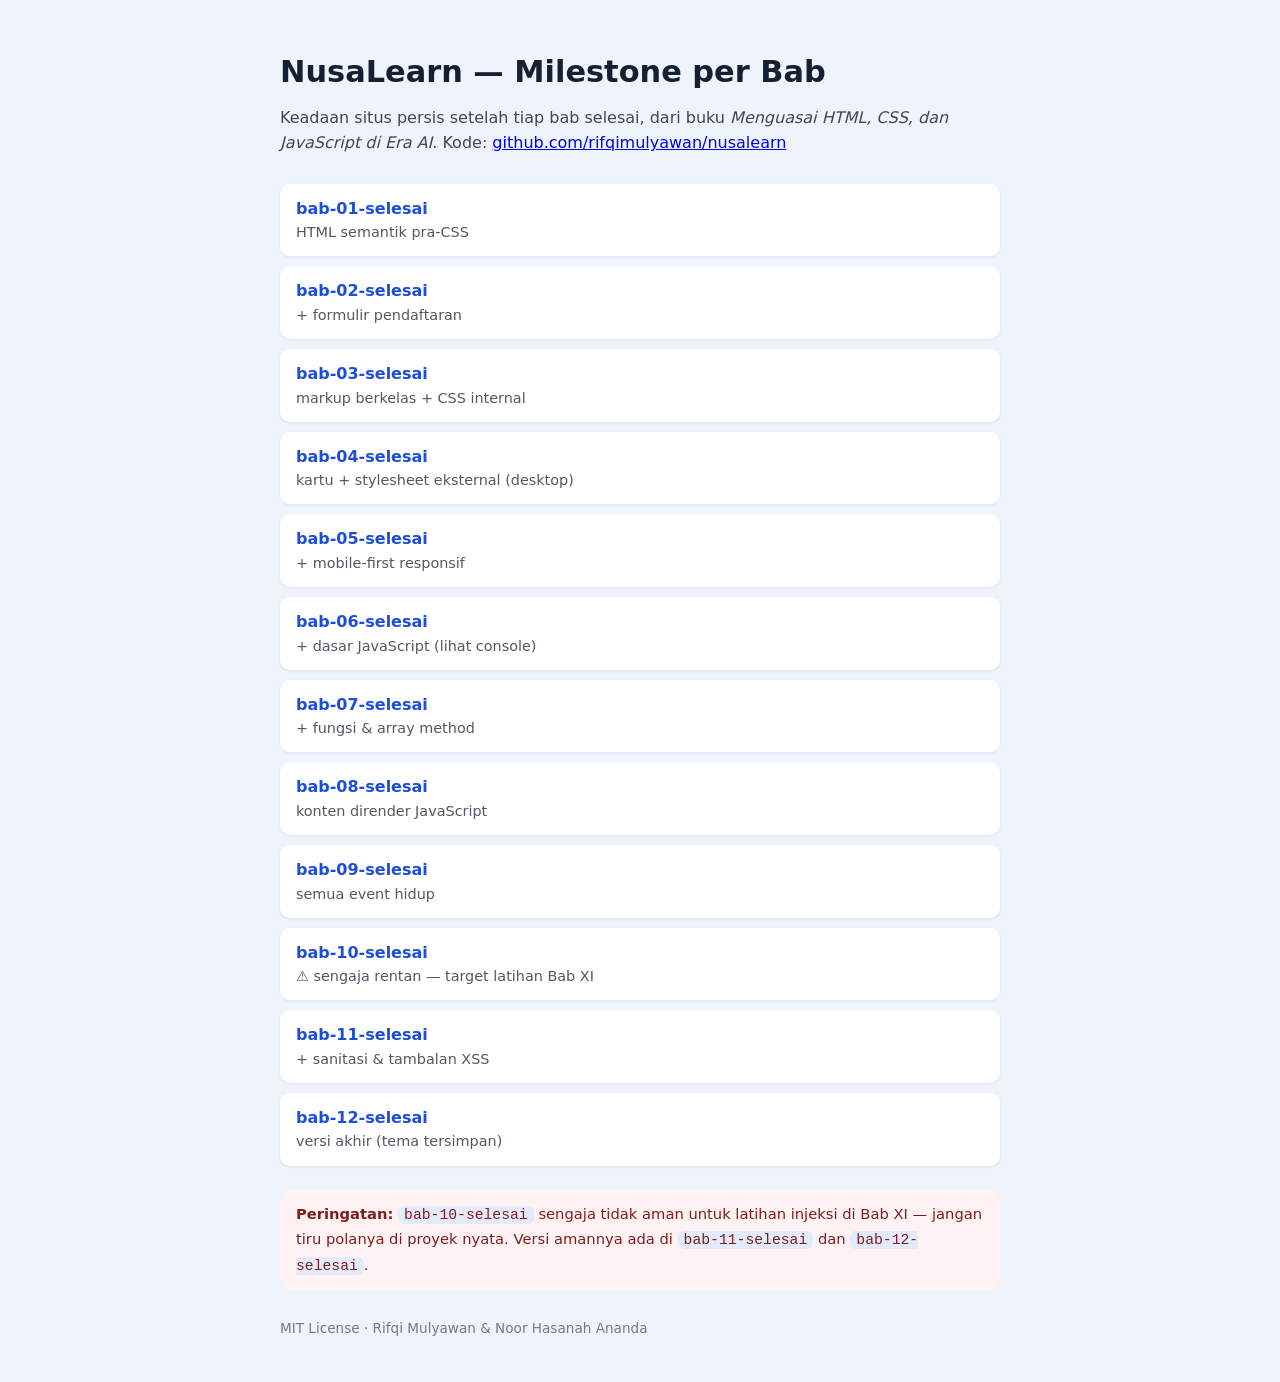
<file: index.html>
<!DOCTYPE html>
<html lang="id">
<head>
<meta charset="utf-8">
<meta name="viewport" content="width=device-width, initial-scale=1">
<title>NusaLearn — Milestone per Bab</title>
<style>
  body{font-family:system-ui,-apple-system,"Segoe UI",sans-serif;margin:0;
       background:#eef3fc;color:#172033;line-height:1.6}
  main{max-width:720px;margin:0 auto;padding:48px 20px}
  h1{font-size:1.9rem;margin:0 0 8px}
  p.lead{color:#445;margin:0 0 28px}
  ol{list-style:none;padding:0;margin:0}
  li{margin:0 0 10px}
  a.m{display:block;padding:12px 16px;background:#fff;border-radius:10px;
      text-decoration:none;color:#1d4ed8;font-weight:600;
      box-shadow:0 1px 3px rgba(20,40,90,.08)}
  a.m span{display:block;font-weight:400;color:#556;font-size:.9rem}
  a.m:hover{background:#f4f8ff}
  .warn{margin-top:24px;padding:12px 16px;border-radius:10px;
        background:#fef2f2;color:#7f1d1d;font-size:.92rem}
  footer{margin-top:28px;color:#778;font-size:.85rem}
  code{background:#e3ebfa;padding:1px 6px;border-radius:6px}
</style>
</head>
<body>
<main>
  <h1>NusaLearn — Milestone per Bab</h1>
  <p class="lead">Keadaan situs persis setelah tiap bab selesai, dari buku
  <em>Menguasai HTML, CSS, dan JavaScript di Era AI</em>. Kode:
  <a href="https://github.com/rifqimulyawan/nusalearn">github.com/rifqimulyawan/nusalearn</a></p>
  <ol>
    <li><a class="m" href="bab-01-selesai/">bab-01-selesai <span>HTML semantik pra-CSS</span></a></li>
    <li><a class="m" href="bab-02-selesai/">bab-02-selesai <span>+ formulir pendaftaran</span></a></li>
    <li><a class="m" href="bab-03-selesai/">bab-03-selesai <span>markup berkelas + CSS internal</span></a></li>
    <li><a class="m" href="bab-04-selesai/">bab-04-selesai <span>kartu + stylesheet eksternal (desktop)</span></a></li>
    <li><a class="m" href="bab-05-selesai/">bab-05-selesai <span>+ mobile-first responsif</span></a></li>
    <li><a class="m" href="bab-06-selesai/">bab-06-selesai <span>+ dasar JavaScript (lihat console)</span></a></li>
    <li><a class="m" href="bab-07-selesai/">bab-07-selesai <span>+ fungsi &amp; array method</span></a></li>
    <li><a class="m" href="bab-08-selesai/">bab-08-selesai <span>konten dirender JavaScript</span></a></li>
    <li><a class="m" href="bab-09-selesai/">bab-09-selesai <span>semua event hidup</span></a></li>
    <li><a class="m" href="bab-10-selesai/">bab-10-selesai <span>⚠️ sengaja rentan — target latihan Bab XI</span></a></li>
    <li><a class="m" href="bab-11-selesai/">bab-11-selesai <span>+ sanitasi &amp; tambalan XSS</span></a></li>
    <li><a class="m" href="bab-12-selesai/">bab-12-selesai <span>versi akhir (tema tersimpan)</span></a></li>
  </ol>
  <div class="warn"><strong>Peringatan:</strong> <code>bab-10-selesai</code>
  sengaja tidak aman untuk latihan injeksi di Bab XI — jangan tiru polanya di
  proyek nyata. Versi amannya ada di <code>bab-11-selesai</code> dan
  <code>bab-12-selesai</code>.</div>
  <footer>MIT License · Rifqi Mulyawan &amp; Noor Hasanah Ananda</footer>
</main>
</body>
</html>
</file>
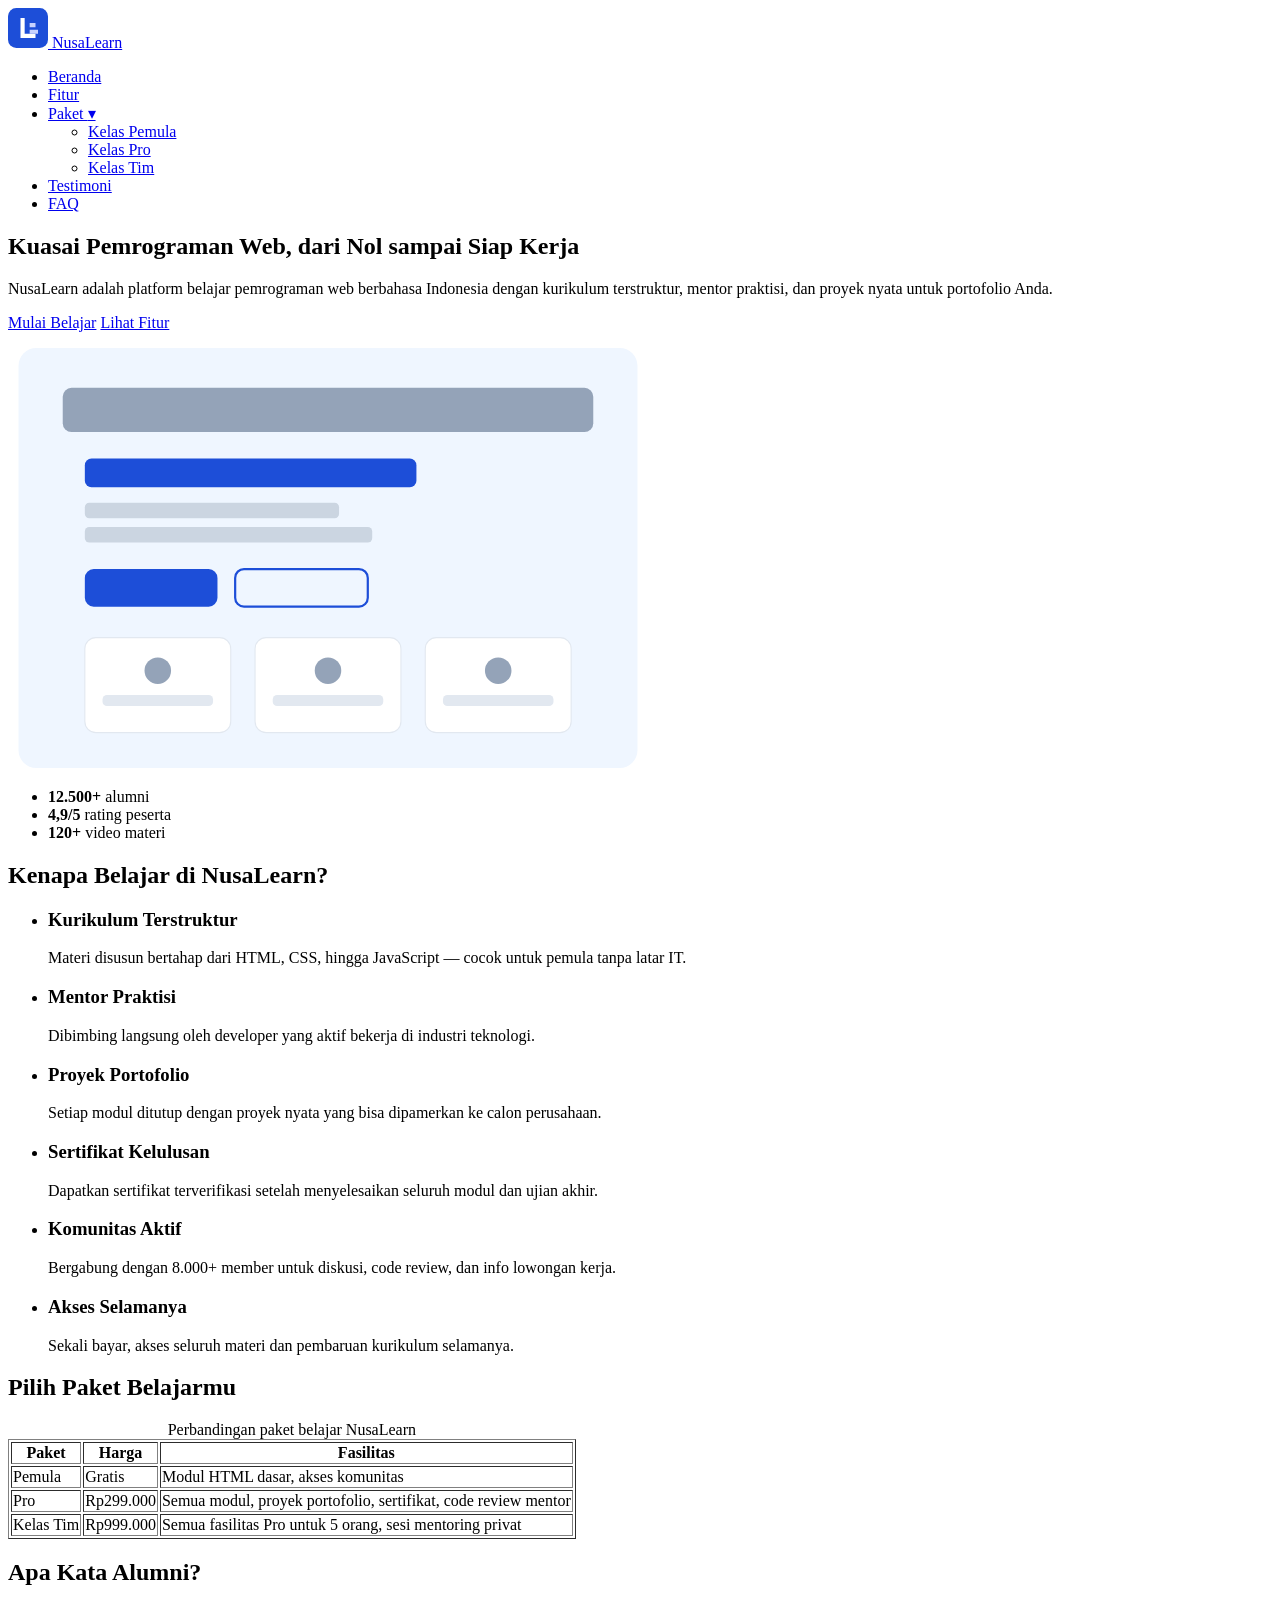
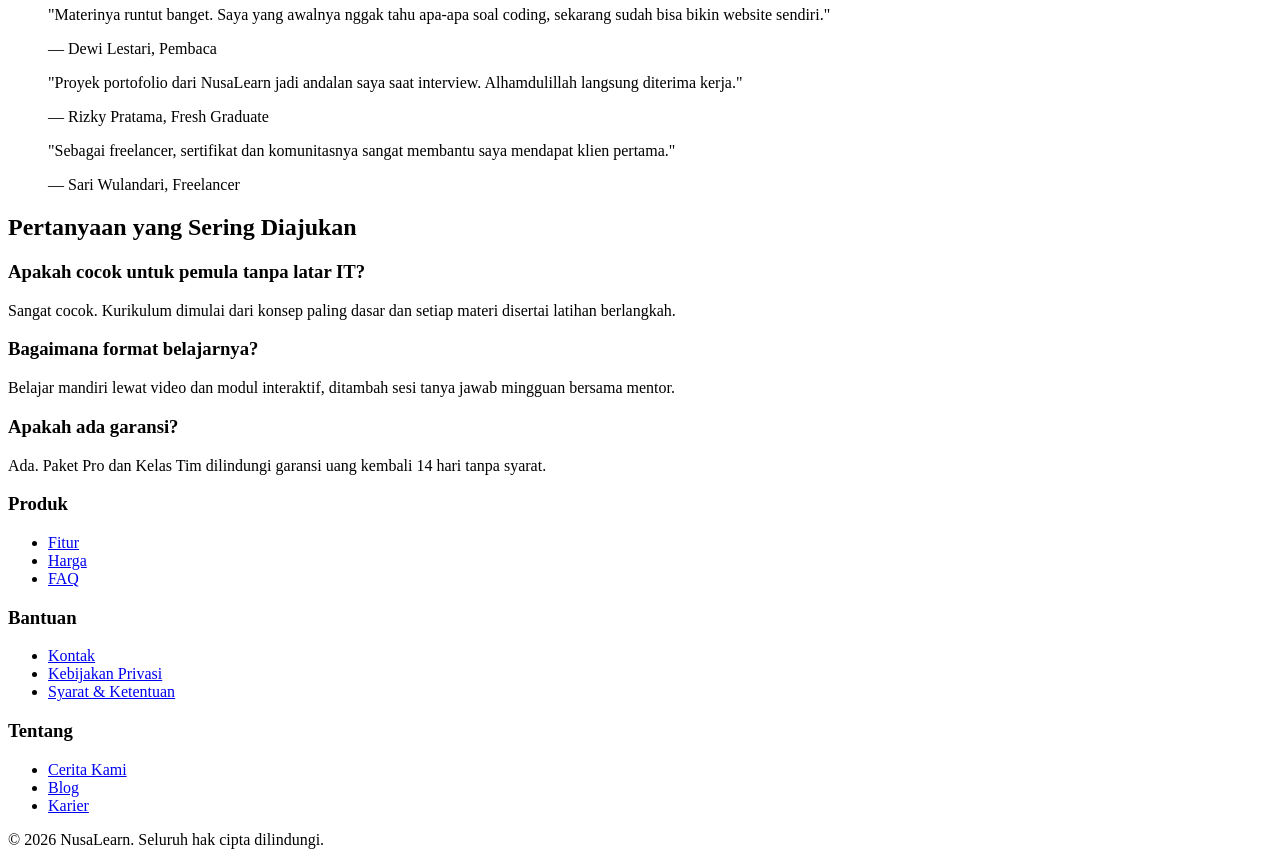
<file: bab-01-selesai/index.html>
<!DOCTYPE html>
<html lang="id">
<head>
  <meta charset="UTF-8">
  <title>NusaLearn — Kuasai Pemrograman Web dari Nol</title>
</head>
<body>

  <!-- ===== KEPALA & NAVIGASI ===== -->
  <header>
    <a href="#beranda">
      <img src="assets/logo.svg" alt="Logo NusaLearn" width="40" height="40">
      NusaLearn
    </a>
    <nav>
      <ul>
        <li><a href="#beranda">Beranda</a></li>
        <li><a href="#fitur">Fitur</a></li>
        <li class="punya-submenu">
          <a href="#harga" class="tautan-submenu" aria-haspopup="true" aria-expanded="false">Paket <span class="caret" aria-hidden="true">&#9662;</span></a>
          <ul class="submenu">
            <li><a href="#harga">Kelas Pemula</a></li>
            <li><a href="#harga">Kelas Pro</a></li>
            <li><a href="#harga">Kelas Tim</a></li>
          </ul>
        </li>
        <li><a href="#testimoni">Testimoni</a></li>
        <li><a href="#faq">FAQ</a></li>
      </ul>
    </nav>
  </header>

  <main>

    <!-- ===== HERO ===== -->
    <section id="beranda">
      <h1>Kuasai Pemrograman Web, dari Nol sampai Siap Kerja</h1>
      <p>NusaLearn adalah platform belajar pemrograman web berbahasa Indonesia
         dengan kurikulum terstruktur, mentor praktisi, dan proyek nyata untuk
         portofolio Anda.</p>
      <p>
        <a href="#harga">Mulai Belajar</a>
        <a href="#fitur">Lihat Fitur</a>
      </p>
      <img src="assets/hero.svg" alt="Ilustrasi tampilan dashboard kursus NusaLearn" width="640" height="420">
      <ul>
        <li><strong>12.500+</strong> alumni</li>
        <li><strong>4,9/5</strong> rating peserta</li>
        <li><strong>120+</strong> video materi</li>
      </ul>
    </section>

    <!-- ===== FITUR ===== -->
    <section id="fitur">
      <h2>Kenapa Belajar di NusaLearn?</h2>
      <ul>
        <li>
          <h3>Kurikulum Terstruktur</h3>
          <p>Materi disusun bertahap dari HTML, CSS, hingga JavaScript — cocok untuk pemula tanpa latar IT.</p>
        </li>
        <li>
          <h3>Mentor Praktisi</h3>
          <p>Dibimbing langsung oleh developer yang aktif bekerja di industri teknologi.</p>
        </li>
        <li>
          <h3>Proyek Portofolio</h3>
          <p>Setiap modul ditutup dengan proyek nyata yang bisa dipamerkan ke calon perusahaan.</p>
        </li>
        <li>
          <h3>Sertifikat Kelulusan</h3>
          <p>Dapatkan sertifikat terverifikasi setelah menyelesaikan seluruh modul dan ujian akhir.</p>
        </li>
        <li>
          <h3>Komunitas Aktif</h3>
          <p>Bergabung dengan 8.000+ member untuk diskusi, code review, dan info lowongan kerja.</p>
        </li>
        <li>
          <h3>Akses Selamanya</h3>
          <p>Sekali bayar, akses seluruh materi dan pembaruan kurikulum selamanya.</p>
        </li>
      </ul>
    </section>

    <!-- ===== HARGA ===== -->
    <section id="harga">
      <h2>Pilih Paket Belajarmu</h2>
      <table border="1">
        <caption>Perbandingan paket belajar NusaLearn</caption>
        <thead>
          <tr>
            <th>Paket</th>
            <th>Harga</th>
            <th>Fasilitas</th>
          </tr>
        </thead>
        <tbody>
          <tr>
            <td>Pemula</td>
            <td>Gratis</td>
            <td>Modul HTML dasar, akses komunitas</td>
          </tr>
          <tr>
            <td>Pro</td>
            <td>Rp299.000</td>
            <td>Semua modul, proyek portofolio, sertifikat, code review mentor</td>
          </tr>
          <tr>
            <td>Kelas Tim</td>
            <td>Rp999.000</td>
            <td>Semua fasilitas Pro untuk 5 orang, sesi mentoring privat</td>
          </tr>
        </tbody>
      </table>
    </section>

    <!-- ===== TESTIMONI ===== -->
    <section id="testimoni">
      <h2>Apa Kata Alumni?</h2>
      <blockquote>
        <p>"Materinya runtut banget. Saya yang awalnya nggak tahu apa-apa soal
           coding, sekarang sudah bisa bikin website sendiri."</p>
        <footer>— Dewi Lestari, Pembaca</footer>
      </blockquote>
      <blockquote>
        <p>"Proyek portofolio dari NusaLearn jadi andalan saya saat interview.
           Alhamdulillah langsung diterima kerja."</p>
        <footer>— Rizky Pratama, Fresh Graduate</footer>
      </blockquote>
      <blockquote>
        <p>"Sebagai freelancer, sertifikat dan komunitasnya sangat membantu
           saya mendapat klien pertama."</p>
        <footer>— Sari Wulandari, Freelancer</footer>
      </blockquote>
    </section>

    <!-- ===== FAQ ===== -->
    <section id="faq">
      <h2>Pertanyaan yang Sering Diajukan</h2>
      <article>
        <h3>Apakah cocok untuk pemula tanpa latar IT?</h3>
        <p>Sangat cocok. Kurikulum dimulai dari konsep paling dasar dan setiap
           materi disertai latihan berlangkah.</p>
      </article>
      <article>
        <h3>Bagaimana format belajarnya?</h3>
        <p>Belajar mandiri lewat video dan modul interaktif, ditambah sesi
           tanya jawab mingguan bersama mentor.</p>
      </article>
      <article>
        <h3>Apakah ada garansi?</h3>
        <p>Ada. Paket Pro dan Kelas Tim dilindungi garansi uang kembali 14 hari
           tanpa syarat.</p>
      </article>
    </section>

  </main>

  <!-- ===== KAKI ===== -->
  <footer>
    <section>
      <h3>Produk</h3>
      <ul>
        <li><a href="#fitur">Fitur</a></li>
        <li><a href="#harga">Harga</a></li>
        <li><a href="#faq">FAQ</a></li>
      </ul>
    </section>
    <section>
      <h3>Bantuan</h3>
      <ul>
        <li><a href="#">Kontak</a></li>
        <li><a href="#">Kebijakan Privasi</a></li>
        <li><a href="#">Syarat &amp; Ketentuan</a></li>
      </ul>
    </section>
    <section>
      <h3>Tentang</h3>
      <ul>
        <li><a href="#">Cerita Kami</a></li>
        <li><a href="#">Blog</a></li>
        <li><a href="#">Karier</a></li>
      </ul>
    </section>
    <p>&copy; 2026 NusaLearn. Seluruh hak cipta dilindungi.</p>
  </footer>

</body>
</html>
</file>
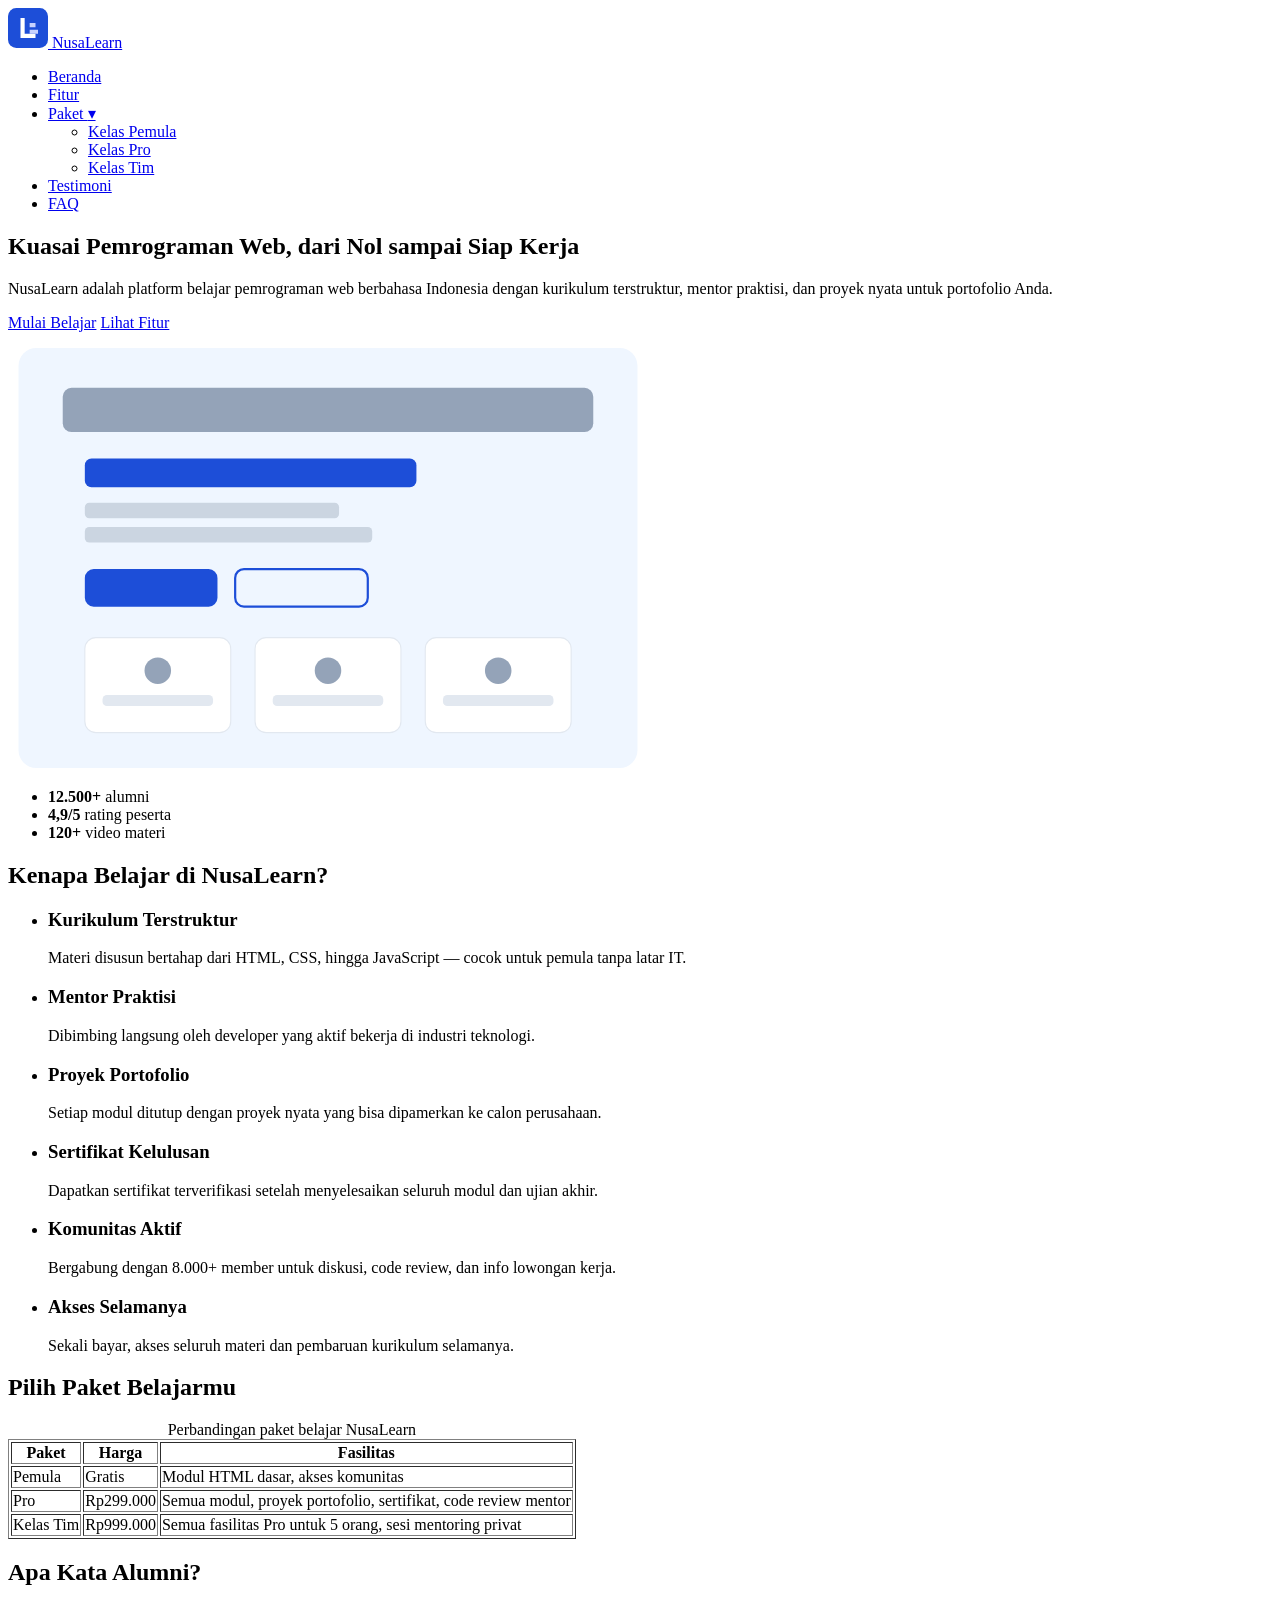
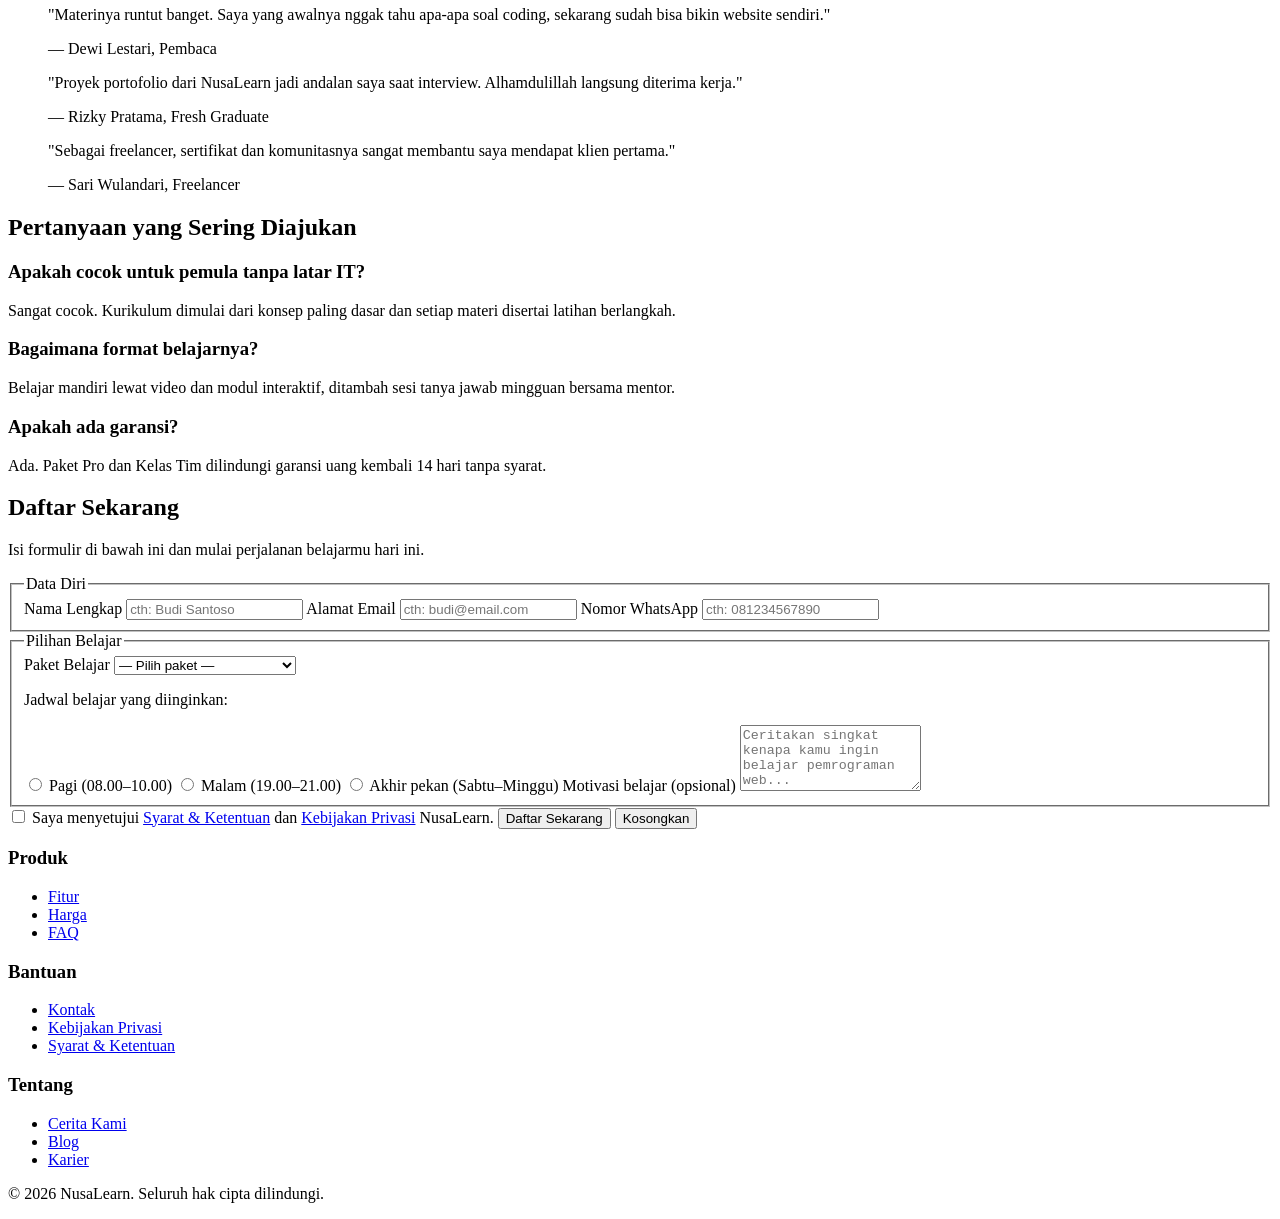
<file: bab-02-selesai/index.html>
<!DOCTYPE html>
<html lang="id">
<head>
  <meta charset="UTF-8">
  <title>NusaLearn — Kuasai Pemrograman Web dari Nol</title>
</head>
<body>

  <!-- ===== KEPALA & NAVIGASI ===== -->
  <header>
    <a href="#beranda">
      <img src="assets/logo.svg" alt="Logo NusaLearn" width="40" height="40">
      NusaLearn
    </a>
    <nav>
      <ul>
        <li><a href="#beranda">Beranda</a></li>
        <li><a href="#fitur">Fitur</a></li>
        <li class="punya-submenu">
          <a href="#harga" class="tautan-submenu" aria-haspopup="true" aria-expanded="false">Paket <span class="caret" aria-hidden="true">&#9662;</span></a>
          <ul class="submenu">
            <li><a href="#harga">Kelas Pemula</a></li>
            <li><a href="#harga">Kelas Pro</a></li>
            <li><a href="#harga">Kelas Tim</a></li>
          </ul>
        </li>
        <li><a href="#testimoni">Testimoni</a></li>
        <li><a href="#faq">FAQ</a></li>
      </ul>
    </nav>
  </header>

  <main>

    <!-- ===== HERO ===== -->
    <section id="beranda">
      <h1>Kuasai Pemrograman Web, dari Nol sampai Siap Kerja</h1>
      <p>NusaLearn adalah platform belajar pemrograman web berbahasa Indonesia
         dengan kurikulum terstruktur, mentor praktisi, dan proyek nyata untuk
         portofolio Anda.</p>
      <p>
        <a href="#harga">Mulai Belajar</a>
        <a href="#fitur">Lihat Fitur</a>
      </p>
      <img src="assets/hero.svg" alt="Ilustrasi tampilan dashboard kursus NusaLearn" width="640" height="420">
      <ul>
        <li><strong>12.500+</strong> alumni</li>
        <li><strong>4,9/5</strong> rating peserta</li>
        <li><strong>120+</strong> video materi</li>
      </ul>
    </section>

    <!-- ===== FITUR ===== -->
    <section id="fitur">
      <h2>Kenapa Belajar di NusaLearn?</h2>
      <ul>
        <li>
          <h3>Kurikulum Terstruktur</h3>
          <p>Materi disusun bertahap dari HTML, CSS, hingga JavaScript — cocok untuk pemula tanpa latar IT.</p>
        </li>
        <li>
          <h3>Mentor Praktisi</h3>
          <p>Dibimbing langsung oleh developer yang aktif bekerja di industri teknologi.</p>
        </li>
        <li>
          <h3>Proyek Portofolio</h3>
          <p>Setiap modul ditutup dengan proyek nyata yang bisa dipamerkan ke calon perusahaan.</p>
        </li>
        <li>
          <h3>Sertifikat Kelulusan</h3>
          <p>Dapatkan sertifikat terverifikasi setelah menyelesaikan seluruh modul dan ujian akhir.</p>
        </li>
        <li>
          <h3>Komunitas Aktif</h3>
          <p>Bergabung dengan 8.000+ member untuk diskusi, code review, dan info lowongan kerja.</p>
        </li>
        <li>
          <h3>Akses Selamanya</h3>
          <p>Sekali bayar, akses seluruh materi dan pembaruan kurikulum selamanya.</p>
        </li>
      </ul>
    </section>

    <!-- ===== HARGA ===== -->
    <section id="harga">
      <h2>Pilih Paket Belajarmu</h2>
      <table border="1">
        <caption>Perbandingan paket belajar NusaLearn</caption>
        <thead>
          <tr>
            <th>Paket</th>
            <th>Harga</th>
            <th>Fasilitas</th>
          </tr>
        </thead>
        <tbody>
          <tr>
            <td>Pemula</td>
            <td>Gratis</td>
            <td>Modul HTML dasar, akses komunitas</td>
          </tr>
          <tr>
            <td>Pro</td>
            <td>Rp299.000</td>
            <td>Semua modul, proyek portofolio, sertifikat, code review mentor</td>
          </tr>
          <tr>
            <td>Kelas Tim</td>
            <td>Rp999.000</td>
            <td>Semua fasilitas Pro untuk 5 orang, sesi mentoring privat</td>
          </tr>
        </tbody>
      </table>
    </section>

    <!-- ===== TESTIMONI ===== -->
    <section id="testimoni">
      <h2>Apa Kata Alumni?</h2>
      <blockquote>
        <p>"Materinya runtut banget. Saya yang awalnya nggak tahu apa-apa soal
           coding, sekarang sudah bisa bikin website sendiri."</p>
        <footer>— Dewi Lestari, Pembaca</footer>
      </blockquote>
      <blockquote>
        <p>"Proyek portofolio dari NusaLearn jadi andalan saya saat interview.
           Alhamdulillah langsung diterima kerja."</p>
        <footer>— Rizky Pratama, Fresh Graduate</footer>
      </blockquote>
      <blockquote>
        <p>"Sebagai freelancer, sertifikat dan komunitasnya sangat membantu
           saya mendapat klien pertama."</p>
        <footer>— Sari Wulandari, Freelancer</footer>
      </blockquote>
    </section>

    <!-- ===== FAQ ===== -->
    <section id="faq">
      <h2>Pertanyaan yang Sering Diajukan</h2>
      <article>
        <h3>Apakah cocok untuk pemula tanpa latar IT?</h3>
        <p>Sangat cocok. Kurikulum dimulai dari konsep paling dasar dan setiap
           materi disertai latihan berlangkah.</p>
      </article>
      <article>
        <h3>Bagaimana format belajarnya?</h3>
        <p>Belajar mandiri lewat video dan modul interaktif, ditambah sesi
           tanya jawab mingguan bersama mentor.</p>
      </article>
      <article>
        <h3>Apakah ada garansi?</h3>
        <p>Ada. Paket Pro dan Kelas Tim dilindungi garansi uang kembali 14 hari
           tanpa syarat.</p>
      </article>
    </section>

  <section id="daftar">
  <h2>Daftar Sekarang</h2>
  <p>Isi formulir di bawah ini dan mulai perjalanan belajarmu hari ini.</p>

  <form action="#" method="post">
    <fieldset>
      <legend>Data Diri</legend>

      <label for="nama">Nama Lengkap</label>
      <input type="text" id="nama" name="nama" required minlength="3"
             placeholder="cth: Budi Santoso">

      <label for="email">Alamat Email</label>
      <input type="email" id="email" name="email" required
             placeholder="cth: budi@email.com">

      <label for="whatsapp">Nomor WhatsApp</label>
      <input type="tel" id="whatsapp" name="whatsapp" required
             pattern="[0-9]{10,13}" placeholder="cth: 081234567890">
    </fieldset>

    <fieldset>
      <legend>Pilihan Belajar</legend>

      <label for="paket">Paket Belajar</label>
      <select id="paket" name="paket" required>
        <option value="">— Pilih paket —</option>
        <optgroup label="Gratis">
          <option value="pemula">Pemula — Gratis</option>
        </optgroup>
        <optgroup label="Berbayar">
          <option value="pro">Pro — Rp299.000</option>
          <option value="tim">Kelas Tim — Rp999.000</option>
        </optgroup>
      </select>

      <p>Jadwal belajar yang diinginkan:</p>
      <input type="radio" id="jadwal-pagi" name="jadwal" value="pagi" required>
      <label for="jadwal-pagi">Pagi (08.00–10.00)</label>
      <input type="radio" id="jadwal-malam" name="jadwal" value="malam">
      <label for="jadwal-malam">Malam (19.00–21.00)</label>
      <input type="radio" id="jadwal-weekend" name="jadwal" value="weekend">
      <label for="jadwal-weekend">Akhir pekan (Sabtu–Minggu)</label>

      <label for="motivasi">Motivasi belajar (opsional)</label>
      <textarea id="motivasi" name="motivasi" rows="4" maxlength="300"
                placeholder="Ceritakan singkat kenapa kamu ingin belajar pemrograman web..."></textarea>
    </fieldset>

    <input type="checkbox" id="setuju" name="setuju" value="ya" required>
    <label for="setuju">Saya menyetujui <a href="#">Syarat &amp; Ketentuan</a>
      dan <a href="#">Kebijakan Privasi</a> NusaLearn.</label>

    <button type="submit">Daftar Sekarang</button>
    <button type="reset">Kosongkan</button>
  </form>
</section>

  </main>

  <!-- ===== KAKI ===== -->
  <footer>
    <section>
      <h3>Produk</h3>
      <ul>
        <li><a href="#fitur">Fitur</a></li>
        <li><a href="#harga">Harga</a></li>
        <li><a href="#faq">FAQ</a></li>
      </ul>
    </section>
    <section>
      <h3>Bantuan</h3>
      <ul>
        <li><a href="#">Kontak</a></li>
        <li><a href="#">Kebijakan Privasi</a></li>
        <li><a href="#">Syarat &amp; Ketentuan</a></li>
      </ul>
    </section>
    <section>
      <h3>Tentang</h3>
      <ul>
        <li><a href="#">Cerita Kami</a></li>
        <li><a href="#">Blog</a></li>
        <li><a href="#">Karier</a></li>
      </ul>
    </section>
    <p>&copy; 2026 NusaLearn. Seluruh hak cipta dilindungi.</p>
  </footer>

</body>
</html>
</file>
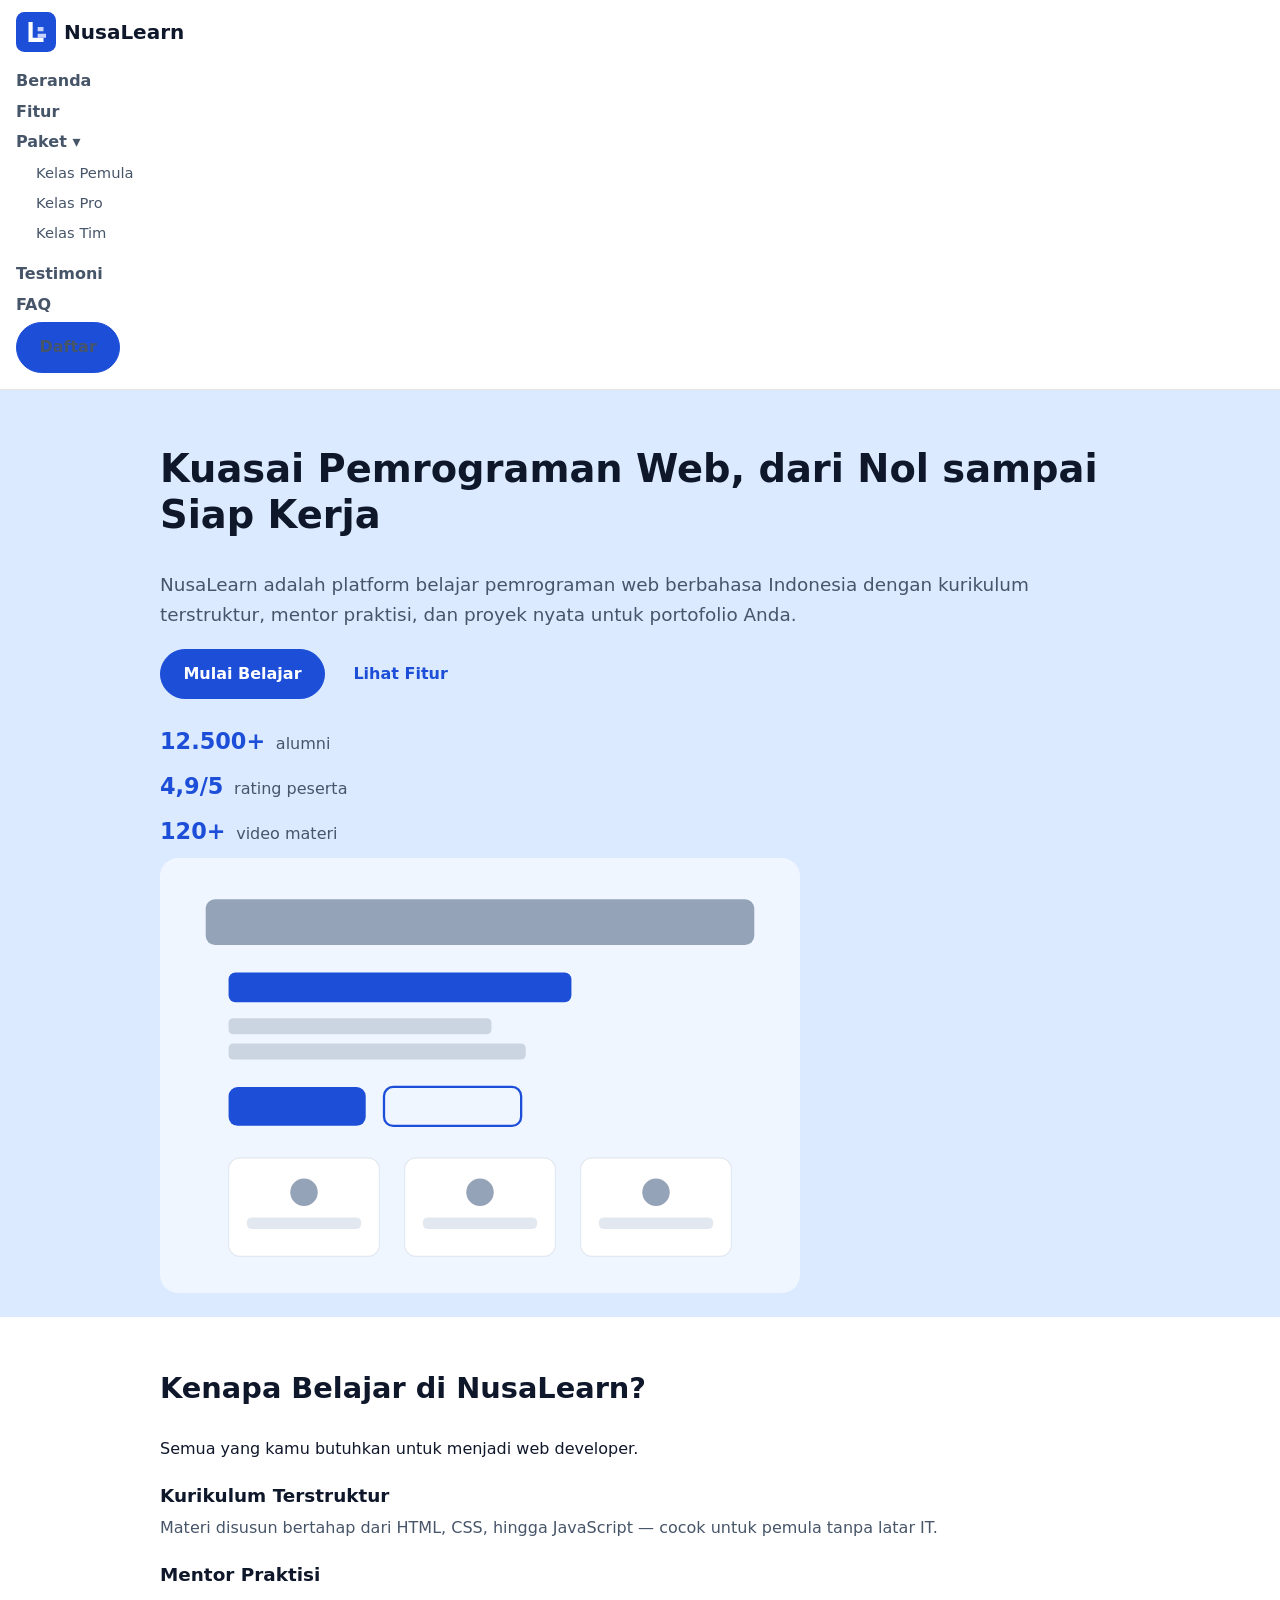
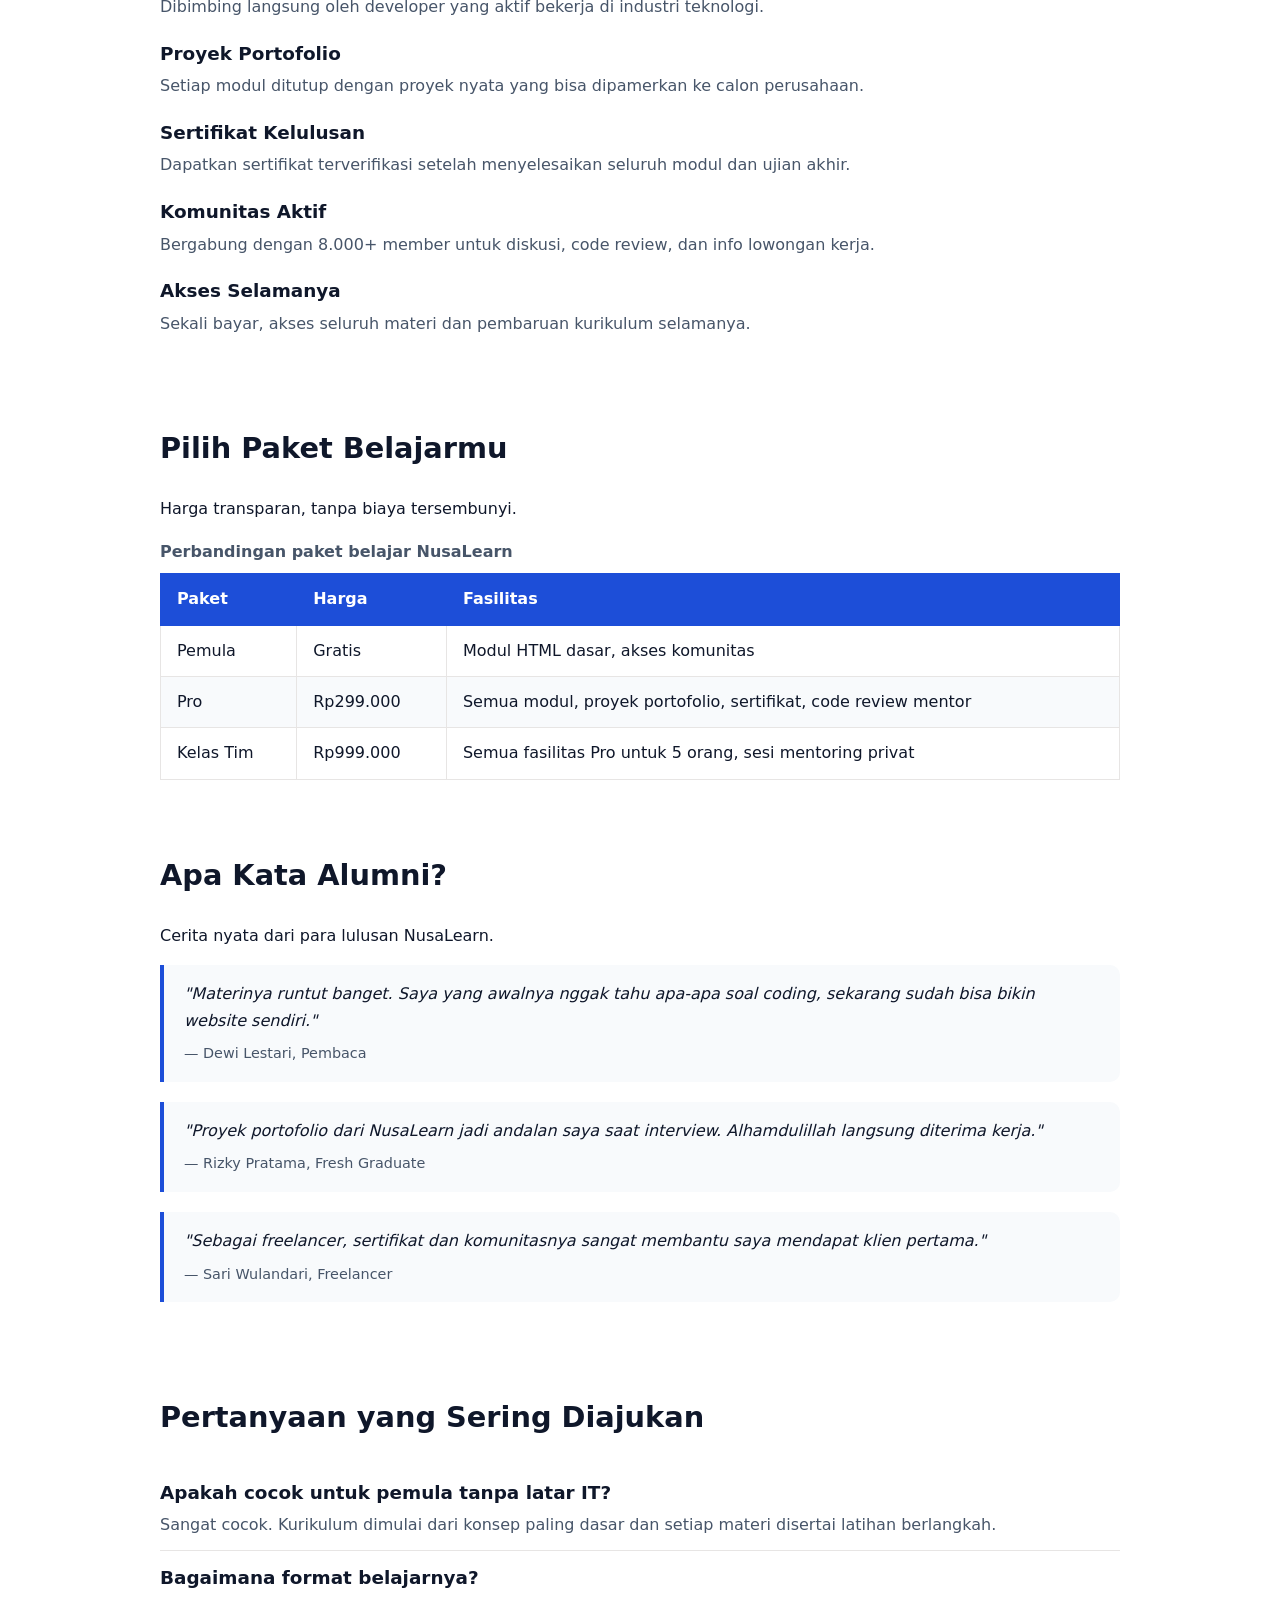
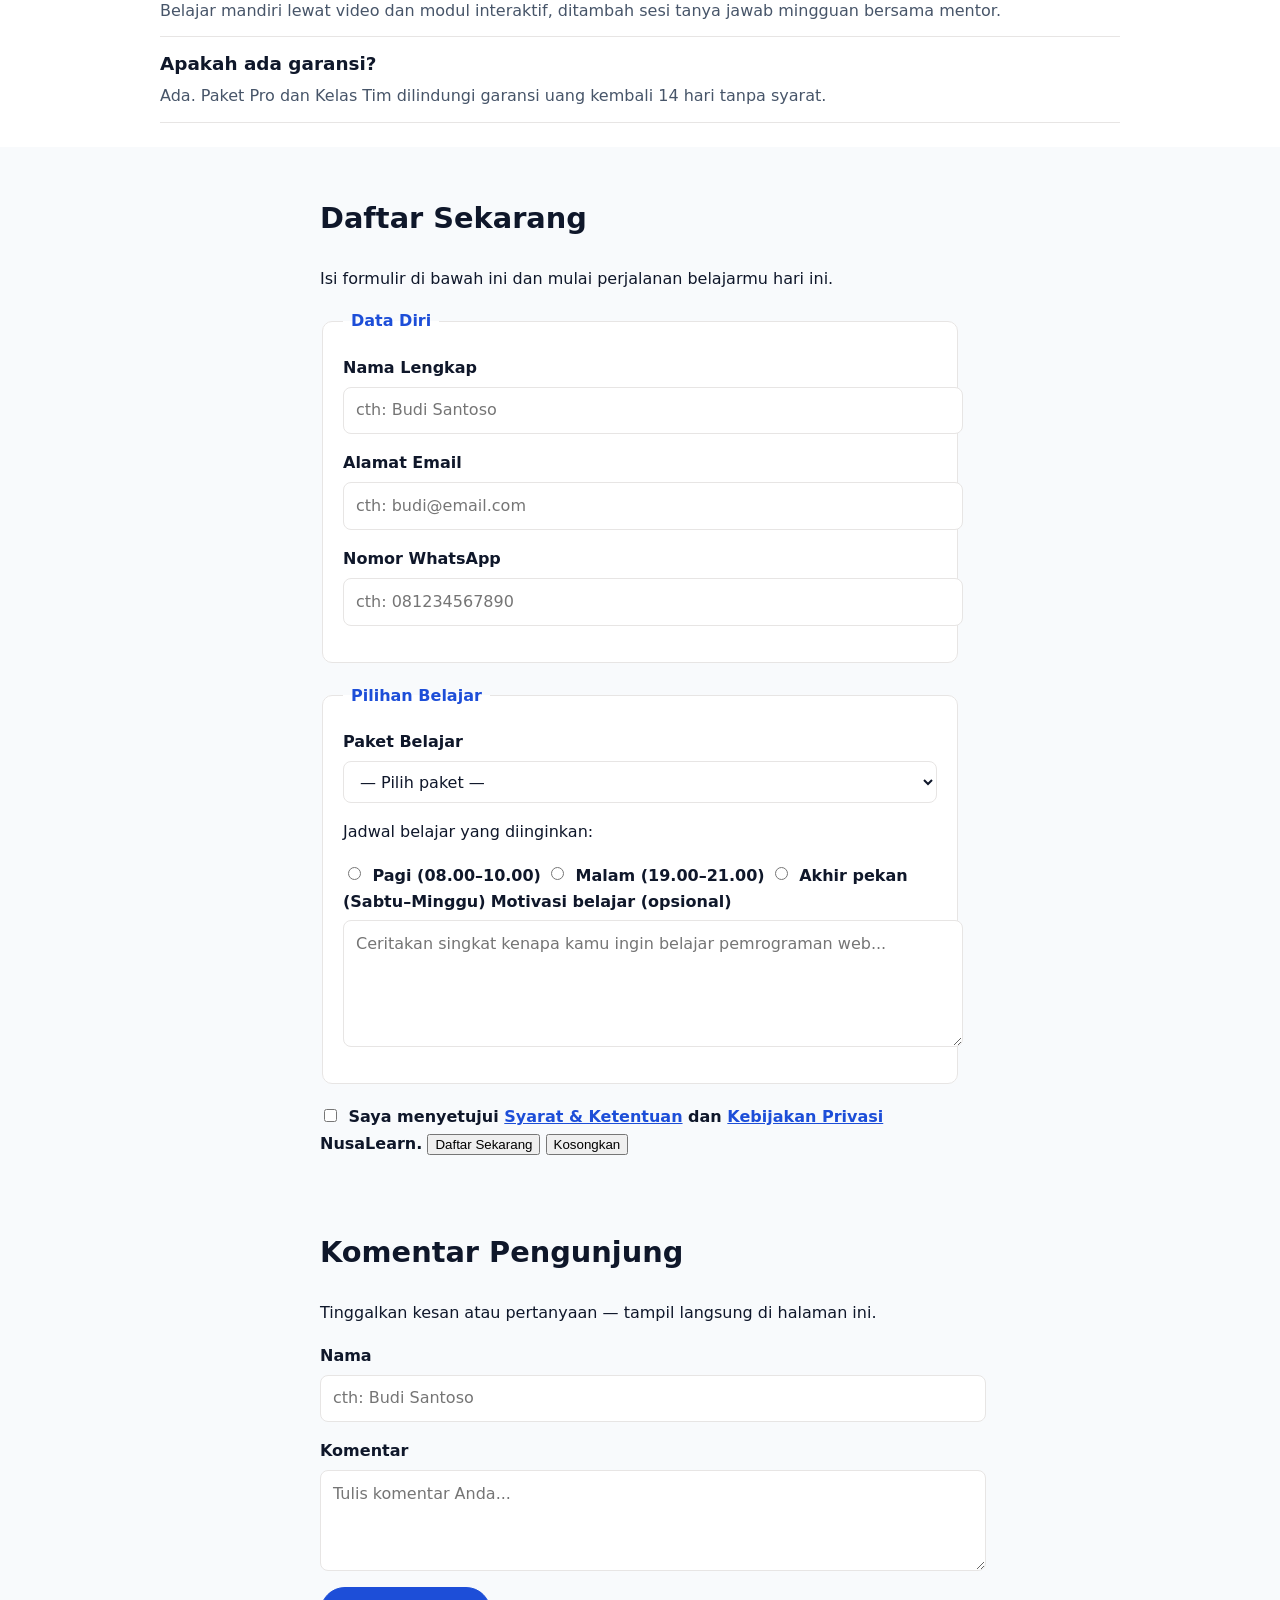
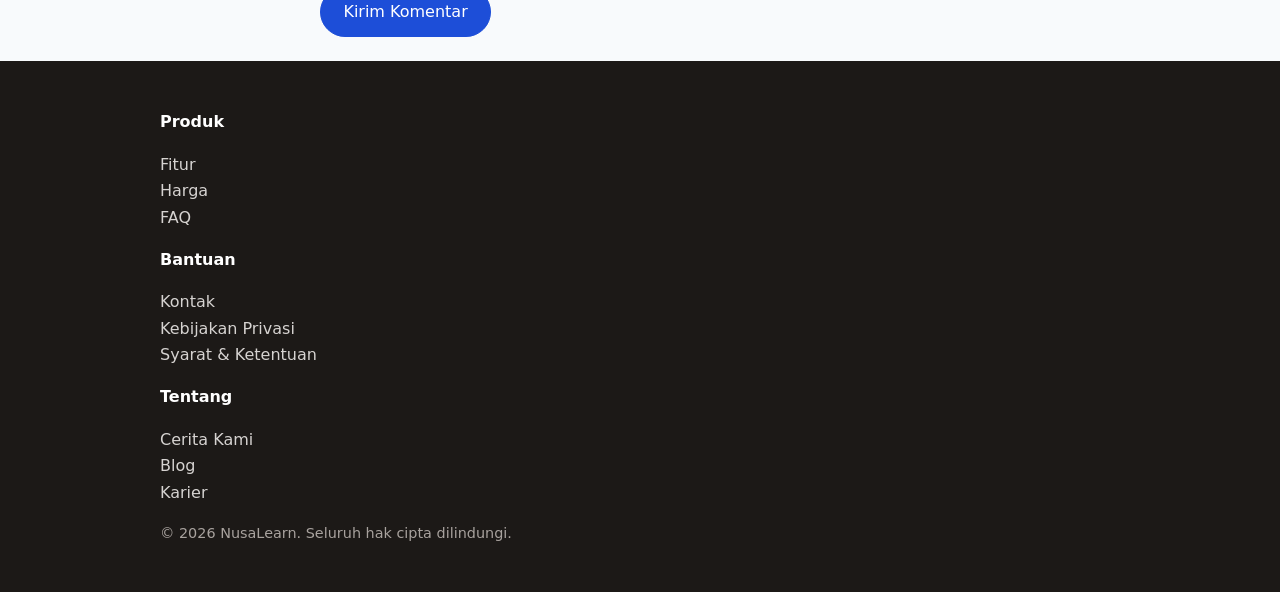
<file: bab-03-selesai/index.html>
<!DOCTYPE html>
<html lang="id">
<head>
  <meta charset="UTF-8">
  <meta name="description" content="NusaLearn — platform belajar pemrograman web berbahasa Indonesia. Kurikulum terstruktur, mentor praktisi, proyek portofolio, dan sertifikat kelulusan.">
  <title>NusaLearn — Kuasai Pemrograman Web dari Nol</title>
<style>

  /* ===== Variabel warna dan dasar tipografi ===== */
  :root {
--bayangan: 0 12px 24px rgba(30, 58, 138, 0.12);
    --warna-primer: #1d4ed8;
    --warna-primer-gelap: #1e40af;
    --aksen-lembut: #dbeafe;
    --teks: #0f172a;
    --teks-redup: #475569;
    --latar: #ffffff;
    --latar-lembut: #f8fafc;
    --garis: #e7e5e4;
    --radius: 10px;
  }

  body {
    margin: 0;
    font-family: "Segoe UI", system-ui, -apple-system, sans-serif;
    font-size: 16px;
    line-height: 1.65;
    color: var(--teks);
    background-color: var(--latar);
  }

  /* ===== Hierarki judul ===== */
  h1 { font-size: 2.4rem; line-height: 1.2; color: var(--teks); }
  h2 { font-size: 1.8rem; color: var(--teks); }
  h3 { font-size: 1.15rem; color: var(--teks); }

  main > section { padding: 1.5rem 1rem; max-width: 960px; margin: 0 auto; }
  main > section > p { color: var(--teks-redup); }

  /* ===== Kepala & navigasi ===== */
  .header-situs {
    background-color: var(--latar);
    border-bottom: 1px solid var(--garis);
    padding: 0.75rem 1rem;
  }
  .logo {
    display: inline-flex;
    align-items: center;
    gap: 0.5rem;
    font-weight: 700;
    font-size: 1.25rem;
    color: var(--teks);
    text-decoration: none;
  }
  .logo img { display: block; }

  .daftar-nav {
    list-style: none;
    margin: 0.5rem 0 0;
    padding: 0;
  }
  .daftar-nav li { margin: 0.25rem 0; }
  .daftar-nav a {
    color: var(--teks-redup);
    text-decoration: none;
    font-weight: 600;
  }
  .daftar-nav a:hover { color: var(--warna-primer); }

  /* Submenu Paket — menjorok di dalam menu mobile */
  .submenu {
    list-style: none;
    margin: 0;
    padding: 0 0 0.4rem 1.25rem;
  }
  .submenu a { font-size: 0.92rem; font-weight: 500; }

  /* ===== Tautan & tombol ===== */
  a { color: var(--warna-primer); }
  a:hover { color: var(--warna-primer-gelap); }

  .tombol {
    display: inline-block;
    padding: 0.7rem 1.4rem;
    border-radius: 999px;
    border: 1px solid var(--warna-primer);
    font-weight: 700;
    text-decoration: none;
    cursor: pointer;
  }
  .tombol-primer {
    background-color: var(--warna-primer);
    color: #fff;
  }
  .tombol-primer:hover { background-color: var(--warna-primer-gelap); color: #fff; }
  .tombol-bayangan {
    background-color: var(--aksen-lembut);
    color: var(--warna-primer);
    border-color: transparent;
  }
  .tombol-bayangan:hover { color: var(--warna-primer-gelap); }

  /* ===== Hero ===== */
  .hero { background-color: var(--aksen-lembut); max-width: none; }
  .hero > * { max-width: 960px; margin-left: auto; margin-right: auto; }
  .hero p.lead { font-size: 1.15rem; color: var(--teks-redup); }
  .hero img { max-width: 100%; height: auto; display: block; }

  .statistik {
    list-style: none;
    padding: 0;
    margin: 1.5rem 0 0;
  }
  .statistik li { margin-bottom: 0.5rem; color: var(--teks-redup); }
  .statistik strong {
    color: var(--warna-primer);
    font-size: 1.4rem;
    margin-right: 0.35rem;
  }

  /* ===== Daftar fitur ===== */
  .daftar-fitur { list-style: none; padding: 0; margin: 0; }
  .daftar-fitur h3 { margin-bottom: 0.25rem; }
  .daftar-fitur p { margin-top: 0; color: var(--teks-redup); }

  /* ===== Tabel harga ===== */
  table {
    border-collapse: collapse;
    width: 100%;
    border: none;
    background-color: var(--latar);
  }
  caption {
    text-align: left;
    font-weight: 600;
    color: var(--teks-redup);
    margin-bottom: 0.5rem;
  }
  th, td {
    border: 1px solid var(--garis);
    padding: 0.75rem 1rem;
    text-align: left;
    vertical-align: top;
  }
  thead th {
    background-color: var(--warna-primer);
    color: #fff;
    border-color: var(--warna-primer);
  }
  tbody tr:nth-child(even) { background-color: var(--latar-lembut); }

  /* ===== Testimoni ===== */
  blockquote {
    margin: 0 0 1.25rem;
    padding: 1rem 1.25rem;
    background-color: var(--latar-lembut);
    border-left: 4px solid var(--warna-primer);
    border-radius: 0 var(--radius) var(--radius) 0;
  }
  blockquote p { margin: 0 0 0.5rem; font-style: italic; }
  blockquote footer { color: var(--teks-redup); font-size: 0.9rem; }

  /* ===== FAQ ===== */
  .faq-item { border-bottom: 1px solid var(--garis); padding: 0.75rem 0; }
  .faq-item h3 { margin: 0 0 0.25rem; }
  .faq-item p { margin: 0; color: var(--teks-redup); }

  /* ===== Formulir ===== */
  .formulir { background-color: var(--latar-lembut); max-width: none; }
  .formulir > * { max-width: 640px; margin-left: auto; margin-right: auto; }
  form fieldset {
    border: 1px solid var(--garis);
    border-radius: var(--radius);
    background-color: var(--latar);
    margin-bottom: 1.25rem;
    padding: 1.25rem;
  }
  form legend {
    font-weight: 700;
    padding: 0 0.5rem;
    color: var(--warna-primer);
  }
  form label { font-weight: 600; }
  form label + input,
  form label + select,
  form label + textarea { margin-top: 0.35rem; }
  input[type="text"],
  input[type="email"],
  input[type="tel"],
  select,
  textarea {
    display: block;
    width: 100%;
    padding: 0.6rem 0.75rem;
    margin-bottom: 1rem;
    border: 1px solid var(--garis);
    border-radius: 8px;
    font: inherit;
    color: var(--teks);
    background-color: var(--latar);
  }
  input:focus, select:focus, textarea:focus {
    outline: 2px solid var(--warna-primer);
    outline-offset: 1px;
    border-color: var(--warna-primer);
  }
  input[type="radio"], input[type="checkbox"] { margin-right: 0.4rem; }
  .grup-radio label, .label-cek { font-weight: 400; }
  .grup-radio { margin-bottom: 0.5rem; }
  button.tombol { font: inherit; }
  .form-aksi { display: flex; gap: 0.75rem; }

  /* ===== Kaki ===== */
  .footer-situs {
    background-color: #1c1917;
    color: #d6d3d1;
    padding: 2rem 1rem;
  }
  .footer-situs > * { max-width: 960px; margin-left: auto; margin-right: auto; }
  .footer-situs h3 { color: #fff; font-size: 1rem; }
  .footer-situs ul { list-style: none; padding: 0; margin: 0 0 1rem; }
  .footer-situs a { color: #d6d3d1; text-decoration: none; }
  .footer-situs a:hover { color: #93C5FD; }
  .footer-situs .hak-cipta { color: #a8a29e; font-size: 0.9rem; }

</style>
</head>
<body>

  <!-- ===== KEPALA & NAVIGASI ===== -->
  <header class="header-situs">
    <div class="wadah header-isi">
      <a class="logo" href="#beranda">
        <img src="assets/logo.svg" alt="Logo NusaLearn" width="40" height="40">
        <span>NusaLearn</span>
      </a>
      <nav class="nav-utama" id="nav-utama">
        <ul class="daftar-nav">
          <li><a href="#beranda">Beranda</a></li>
          <li><a href="#fitur">Fitur</a></li>
          <li class="punya-submenu">
            <a href="#harga" class="tautan-submenu" aria-haspopup="true" aria-expanded="false">Paket <span class="caret" aria-hidden="true">&#9662;</span></a>
            <ul class="submenu">
              <li><a href="#harga-pemula">Kelas Pemula</a></li>
              <li><a href="#harga-pro">Kelas Pro</a></li>
              <li><a href="#harga-tim">Kelas Tim</a></li>
            </ul>
          </li>
          <li><a href="#testimoni">Testimoni</a></li>
          <li><a href="#faq">FAQ</a></li>
          <li><a class="tombol tombol-primer" href="#daftar">Daftar</a></li>
        </ul>
      </nav>
    </div>
  </header>

  <main>

    <!-- ===== HERO ===== -->
    <section id="beranda" class="hero">
      <div class="wadah hero-isi">
        <div class="hero-teks">
          <h1>Kuasai Pemrograman Web, dari Nol sampai Siap Kerja</h1>
          <p class="lead">NusaLearn adalah platform belajar pemrograman web
             berbahasa Indonesia dengan kurikulum terstruktur, mentor praktisi,
             dan proyek nyata untuk portofolio Anda.</p>
          <p class="hero-aksi">
            <a class="tombol tombol-primer" href="#daftar">Mulai Belajar</a>
            <a class="tombol tombol-bayangan" href="#fitur">Lihat Fitur</a>
          </p>
          <p id="sapaan" class="sapaan" hidden></p>
          <ul class="statistik">
            <li><strong>12.500+</strong> alumni</li>
            <li><strong>4,9/5</strong> rating peserta</li>
            <li><strong>120+</strong> video materi</li>
          </ul>
        </div>
        <div class="hero-media">
          <img src="assets/hero.svg" alt="Ilustrasi tampilan dashboard kursus NusaLearn"
               width="640" height="420" loading="lazy">
        </div>
      </div>
    </section>

    <!-- ===== FITUR ===== -->
    <section id="fitur">
      <div class="wadah">
        <h2>Kenapa Belajar di NusaLearn?</h2>
        <p class="subjudul-bagian">Semua yang kamu butuhkan untuk menjadi web developer.</p>
        <ul class="daftar-fitur">
        <li><h3>Kurikulum Terstruktur</h3>
          <p>Materi disusun bertahap dari HTML, CSS, hingga JavaScript — cocok untuk pemula tanpa latar IT.</p></li>
        <li><h3>Mentor Praktisi</h3>
          <p>Dibimbing langsung oleh developer yang aktif bekerja di industri teknologi.</p></li>
        <li><h3>Proyek Portofolio</h3>
          <p>Setiap modul ditutup dengan proyek nyata yang bisa dipamerkan ke calon perusahaan.</p></li>
        <li><h3>Sertifikat Kelulusan</h3>
          <p>Dapatkan sertifikat terverifikasi setelah menyelesaikan seluruh modul dan ujian akhir.</p></li>
        <li><h3>Komunitas Aktif</h3>
          <p>Bergabung dengan 8.000+ member untuk diskusi, code review, dan info lowongan kerja.</p></li>
        <li><h3>Akses Selamanya</h3>
          <p>Sekali bayar, akses seluruh materi dan pembaruan kurikulum selamanya.</p></li>
      </ul>
      </div>
    </section>

    <!-- ===== HARGA ===== -->
    <section id="harga">
      <div class="wadah">
        <h2>Pilih Paket Belajarmu</h2>
        <p class="subjudul-bagian">Harga transparan, tanpa biaya tersembunyi.</p>
        <table border="1">
        <caption>Perbandingan paket belajar NusaLearn</caption>
        <thead>
          <tr>
            <th>Paket</th>
            <th>Harga</th>
            <th>Fasilitas</th>
          </tr>
        </thead>
        <tbody>
          <tr>
            <td>Pemula</td>
            <td>Gratis</td>
            <td>Modul HTML dasar, akses komunitas</td>
          </tr>
          <tr>
            <td>Pro</td>
            <td>Rp299.000</td>
            <td>Semua modul, proyek portofolio, sertifikat, code review mentor</td>
          </tr>
          <tr>
            <td>Kelas Tim</td>
            <td>Rp999.000</td>
            <td>Semua fasilitas Pro untuk 5 orang, sesi mentoring privat</td>
          </tr>
        </tbody>
      </table>
      </div>
    </section>

    <!-- ===== TESTIMONI ===== -->
    <section id="testimoni">
      <div class="wadah">
        <h2>Apa Kata Alumni?</h2>
        <p class="subjudul-bagian">Cerita nyata dari para lulusan NusaLearn.</p>
        <div class="daftar-testimoni">
        <blockquote>
          <p>"Materinya runtut banget. Saya yang awalnya nggak tahu apa-apa soal
             coding, sekarang sudah bisa bikin website sendiri."</p>
          <footer>— Dewi Lestari, Pembaca</footer>
        </blockquote>
        <blockquote>
          <p>"Proyek portofolio dari NusaLearn jadi andalan saya saat interview.
             Alhamdulillah langsung diterima kerja."</p>
          <footer>— Rizky Pratama, Fresh Graduate</footer>
        </blockquote>
        <blockquote>
          <p>"Sebagai freelancer, sertifikat dan komunitasnya sangat membantu
             saya mendapat klien pertama."</p>
          <footer>— Sari Wulandari, Freelancer</footer>
        </blockquote>
      </div>
      </div>
    </section>

    <!-- ===== FAQ: akordeon ===== -->
    <section id="faq">
      <div class="wadah">
        <h2>Pertanyaan yang Sering Diajukan</h2>
        <div id="daftar-faq">
          <article class="faq-item">
          <h3>Apakah cocok untuk pemula tanpa latar IT?</h3>
          <p>Sangat cocok. Kurikulum dimulai dari konsep paling dasar dan setiap
             materi disertai latihan berlangkah.</p>
        </article>
        <article class="faq-item">
          <h3>Bagaimana format belajarnya?</h3>
          <p>Belajar mandiri lewat video dan modul interaktif, ditambah sesi
             tanya jawab mingguan bersama mentor.</p>
        </article>
        <article class="faq-item">
          <h3>Apakah ada garansi?</h3>
          <p>Ada. Paket Pro dan Kelas Tim dilindungi garansi uang kembali 14 hari
             tanpa syarat.</p>
        </article>
        </div>
      </div>
    </section>

    <!-- ===== FORMULIR PENDAFTARAN ===== -->
    <section id="daftar" class="formulir">
      <div class="wadah">
        <h2>Daftar Sekarang</h2>
        <p class="subjudul-bagian">Isi formulir di bawah ini dan mulai perjalanan belajarmu hari ini.</p>

        <form action="#" method="post">
    <fieldset>
      <legend>Data Diri</legend>

      <label for="nama">Nama Lengkap</label>
      <input type="text" id="nama" name="nama" required minlength="3"
             placeholder="cth: Budi Santoso">

      <label for="email">Alamat Email</label>
      <input type="email" id="email" name="email" required
             placeholder="cth: budi@email.com">

      <label for="whatsapp">Nomor WhatsApp</label>
      <input type="tel" id="whatsapp" name="whatsapp" required
             pattern="[0-9]{10,13}" placeholder="cth: 081234567890">
    </fieldset>

    <fieldset>
      <legend>Pilihan Belajar</legend>

      <label for="paket">Paket Belajar</label>
      <select id="paket" name="paket" required>
        <option value="">— Pilih paket —</option>
        <optgroup label="Gratis">
          <option value="pemula">Pemula — Gratis</option>
        </optgroup>
        <optgroup label="Berbayar">
          <option value="pro">Pro — Rp299.000</option>
          <option value="tim">Kelas Tim — Rp999.000</option>
        </optgroup>
      </select>

      <p>Jadwal belajar yang diinginkan:</p>
      <input type="radio" id="jadwal-pagi" name="jadwal" value="pagi" required>
      <label for="jadwal-pagi">Pagi (08.00–10.00)</label>
      <input type="radio" id="jadwal-malam" name="jadwal" value="malam">
      <label for="jadwal-malam">Malam (19.00–21.00)</label>
      <input type="radio" id="jadwal-weekend" name="jadwal" value="weekend">
      <label for="jadwal-weekend">Akhir pekan (Sabtu–Minggu)</label>

      <label for="motivasi">Motivasi belajar (opsional)</label>
      <textarea id="motivasi" name="motivasi" rows="4" maxlength="300"
                placeholder="Ceritakan singkat kenapa kamu ingin belajar pemrograman web..."></textarea>
    </fieldset>

    <input type="checkbox" id="setuju" name="setuju" value="ya" required>
    <label for="setuju">Saya menyetujui <a href="#">Syarat &amp; Ketentuan</a>
      dan <a href="#">Kebijakan Privasi</a> NusaLearn.</label>

    <button type="submit">Daftar Sekarang</button>
    <button type="reset">Kosongkan</button>
  </form>
      </div>
    </section>

    <!-- ===== KOMENTAR PENGUNJUNG ===== -->
    <section id="komentar" class="formulir">
      <div class="wadah">
        <h2>Komentar Pengunjung</h2>
        <p class="subjudul-bagian">Tinggalkan kesan atau pertanyaan — tampil langsung di halaman ini.</p>

        <form id="form-komentar" novalidate>
          <label for="komentar-nama">Nama</label>
          <input type="text" id="komentar-nama" name="nama" required maxlength="60"
                 placeholder="cth: Budi Santoso">

          <label for="komentar-pesan">Komentar</label>
          <textarea id="komentar-pesan" name="pesan" rows="3" required maxlength="300"
                    placeholder="Tulis komentar Anda..."></textarea>

          <div class="form-aksi">
            <button type="submit" class="tombol tombol-primer">Kirim Komentar</button>
          </div>
        </form>

        <div id="daftar-komentar" class="daftar-komentar" aria-live="polite"></div>
      </div>
    </section>

  </main>

  <!-- ===== KAKI ===== -->
  <footer class="footer-situs">
    <div class="wadah">
      <div class="footer-kolom">
        <section>
          <h3>Produk</h3>
          <ul>
            <li><a href="#fitur">Fitur</a></li>
            <li><a href="#harga">Harga</a></li>
            <li><a href="#faq">FAQ</a></li>
          </ul>
        </section>
        <section>
          <h3>Bantuan</h3>
          <ul>
            <li><a href="#">Kontak</a></li>
            <li><a href="#">Kebijakan Privasi</a></li>
            <li><a href="#">Syarat &amp; Ketentuan</a></li>
          </ul>
        </section>
        <section>
          <h3>Tentang</h3>
          <ul>
            <li><a href="#">Cerita Kami</a></li>
            <li><a href="#">Blog</a></li>
            <li><a href="#">Karier</a></li>
          </ul>
        </section>
      </div>
      <p class="hak-cipta">&copy; 2026 NusaLearn. Seluruh hak cipta dilindungi.</p>
    </div>
  </footer>

</body>
</html>
</file>
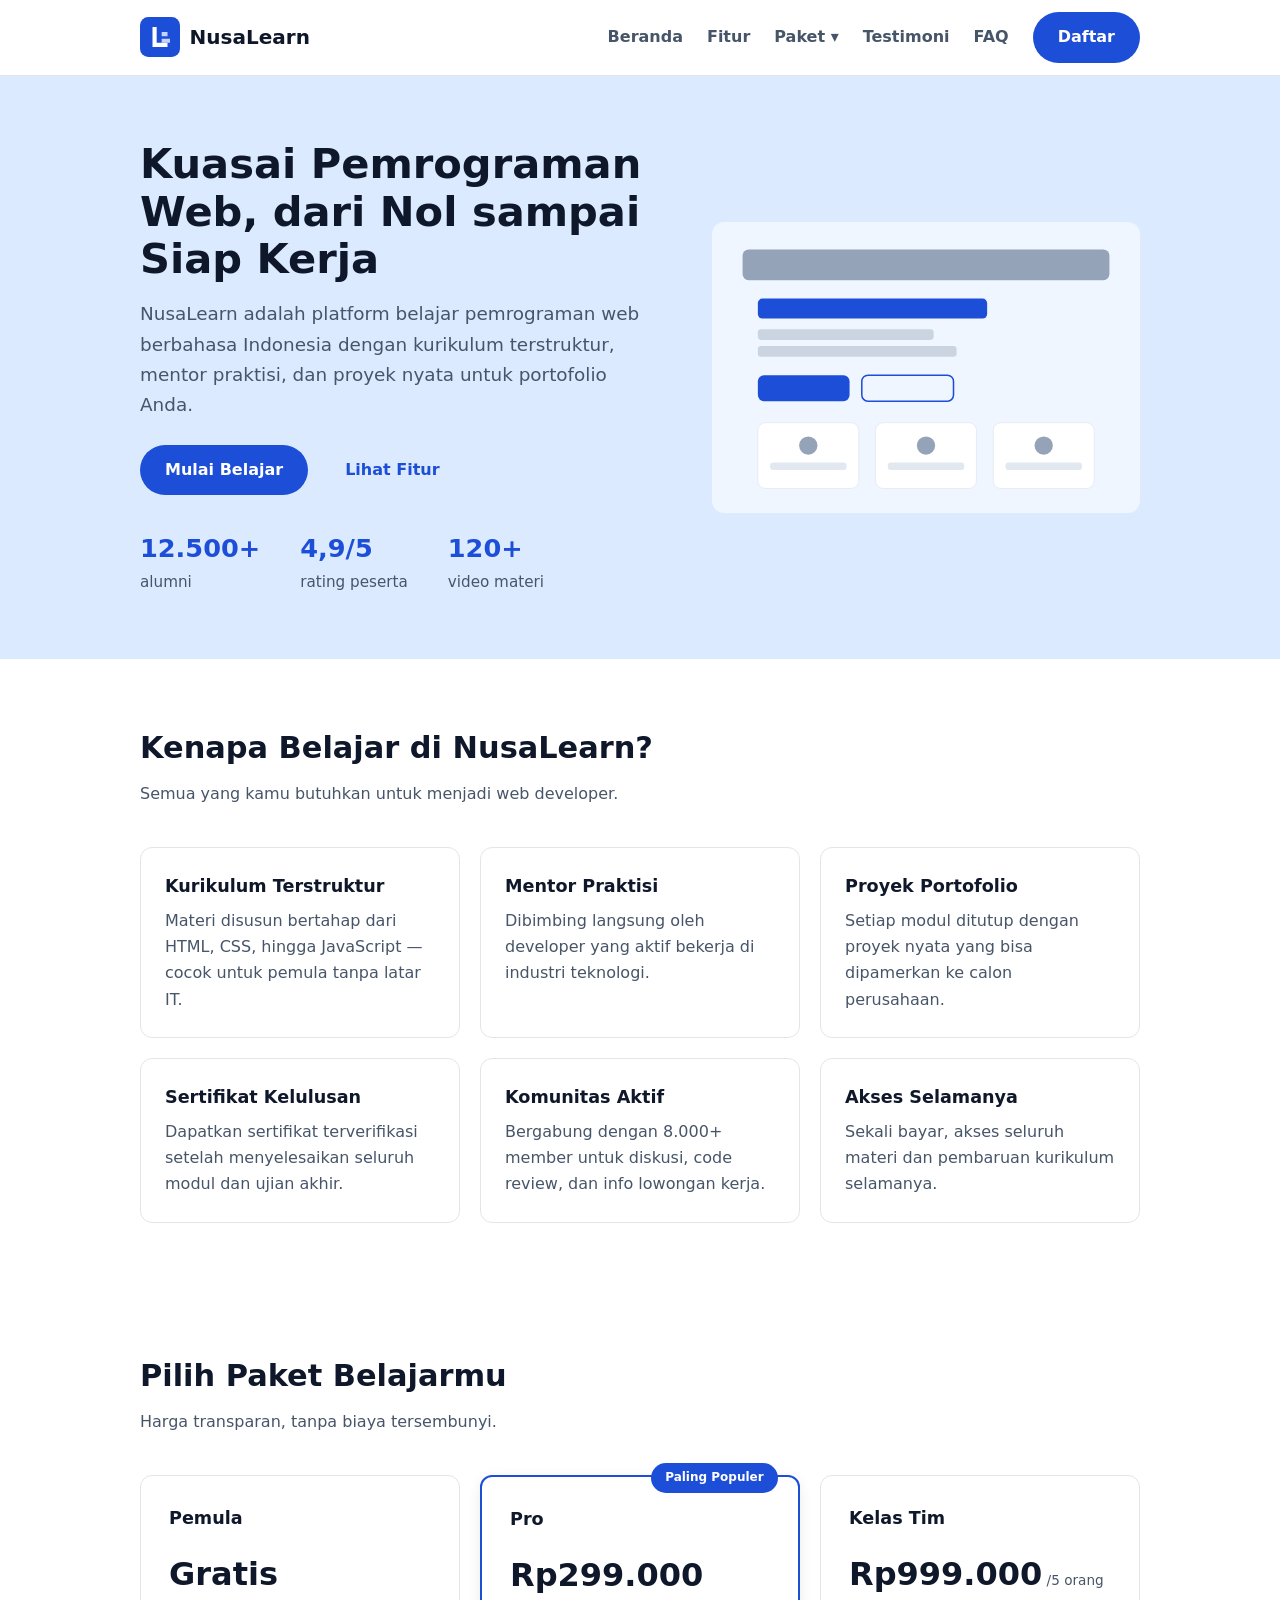
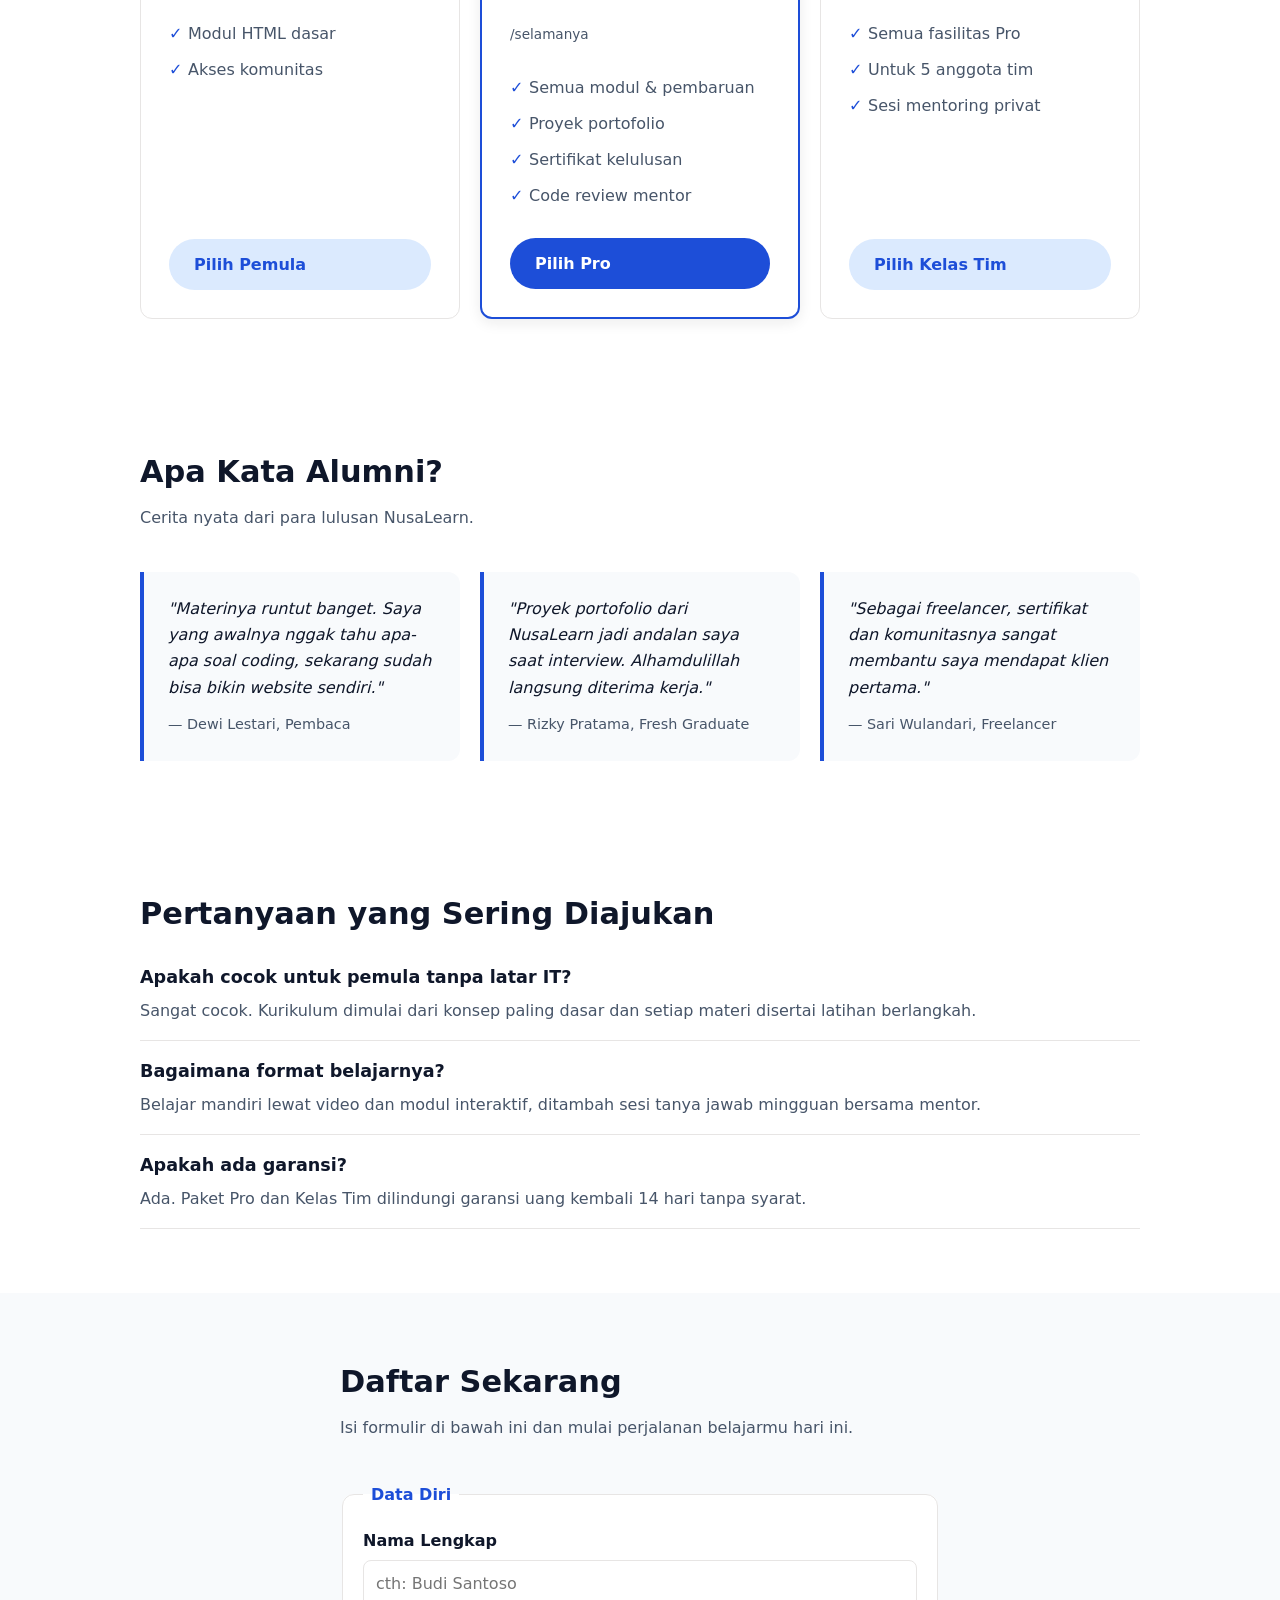
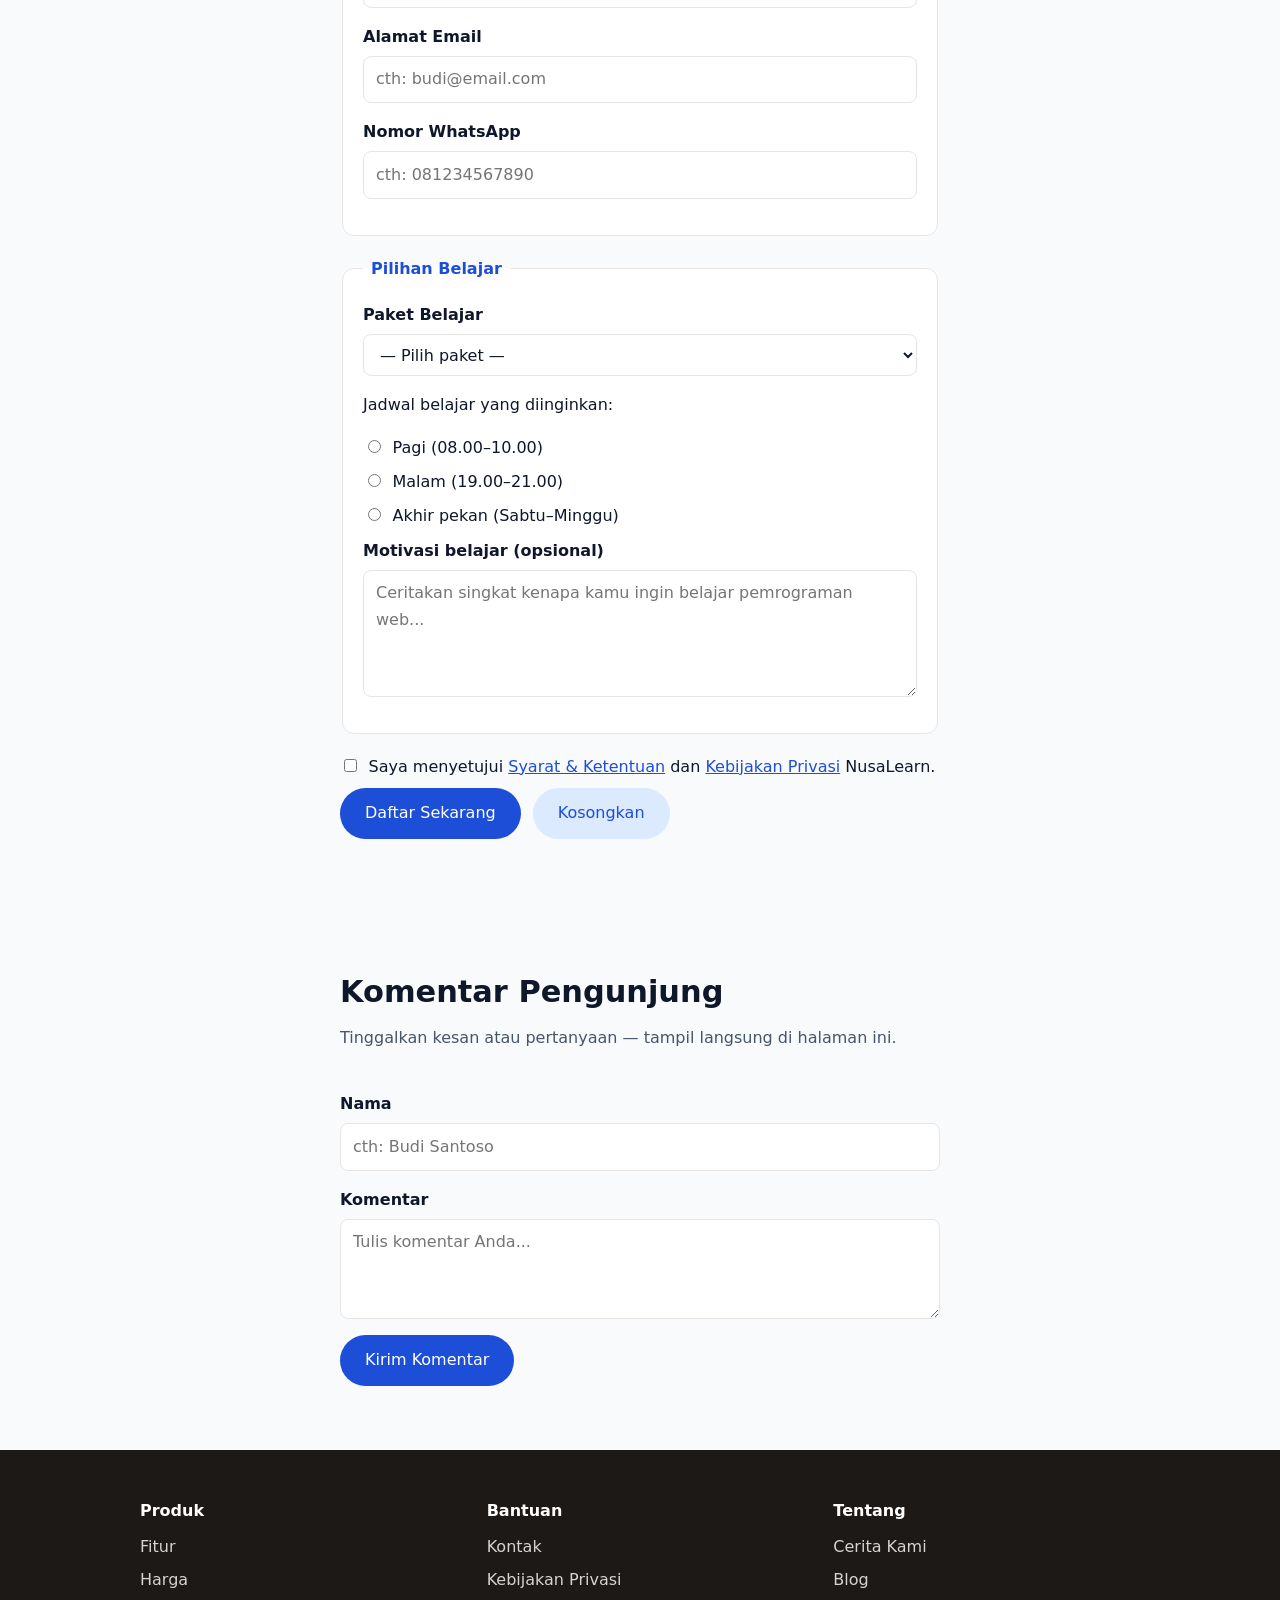
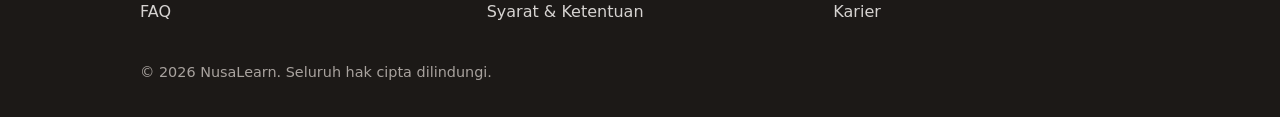
<file: bab-04-selesai/index.html>
<!DOCTYPE html>
<html lang="id">
<head>
  <meta charset="UTF-8">
  <meta name="description" content="NusaLearn — platform belajar pemrograman web berbahasa Indonesia. Kurikulum terstruktur, mentor praktisi, proyek portofolio, dan sertifikat kelulusan.">
  <title>NusaLearn — Kuasai Pemrograman Web dari Nol</title>

  <!-- CSS eksternal: satu berkas, bisa di-cache peramban -->
  <link rel="stylesheet" href="css/style.css">
</head>
<body>

  <!-- ===== KEPALA & NAVIGASI ===== -->
  <header class="header-situs">
    <div class="wadah header-isi">
      <a class="logo" href="#beranda">
        <img src="assets/logo.svg" alt="Logo NusaLearn" width="40" height="40">
        <span>NusaLearn</span>
      </a>
      <nav class="nav-utama" id="nav-utama">
        <ul class="daftar-nav">
          <li><a href="#beranda">Beranda</a></li>
          <li><a href="#fitur">Fitur</a></li>
          <li class="punya-submenu">
            <a href="#harga" class="tautan-submenu" aria-haspopup="true" aria-expanded="false">Paket <span class="caret" aria-hidden="true">&#9662;</span></a>
            <ul class="submenu">
              <li><a href="#harga-pemula">Kelas Pemula</a></li>
              <li><a href="#harga-pro">Kelas Pro</a></li>
              <li><a href="#harga-tim">Kelas Tim</a></li>
            </ul>
          </li>
          <li><a href="#testimoni">Testimoni</a></li>
          <li><a href="#faq">FAQ</a></li>
          <li><a class="tombol tombol-primer" href="#daftar">Daftar</a></li>
        </ul>
      </nav>
    </div>
  </header>

  <main>

    <!-- ===== HERO ===== -->
    <section id="beranda" class="hero">
      <div class="wadah hero-isi">
        <div class="hero-teks">
          <h1>Kuasai Pemrograman Web, dari Nol sampai Siap Kerja</h1>
          <p class="lead">NusaLearn adalah platform belajar pemrograman web
             berbahasa Indonesia dengan kurikulum terstruktur, mentor praktisi,
             dan proyek nyata untuk portofolio Anda.</p>
          <p class="hero-aksi">
            <a class="tombol tombol-primer" href="#daftar">Mulai Belajar</a>
            <a class="tombol tombol-bayangan" href="#fitur">Lihat Fitur</a>
          </p>
          <p id="sapaan" class="sapaan" hidden></p>
          <ul class="statistik">
            <li><strong>12.500+</strong> alumni</li>
            <li><strong>4,9/5</strong> rating peserta</li>
            <li><strong>120+</strong> video materi</li>
          </ul>
        </div>
        <div class="hero-media">
          <img src="assets/hero.svg" alt="Ilustrasi tampilan dashboard kursus NusaLearn"
               width="640" height="420" loading="lazy">
        </div>
      </div>
    </section>

    <!-- ===== FITUR ===== -->
    <section id="fitur">
      <div class="wadah">
        <h2>Kenapa Belajar di NusaLearn?</h2>
        <p class="subjudul-bagian">Semua yang kamu butuhkan untuk menjadi web developer.</p>
        <ul class="daftar-fitur" id="daftar-fitur">
        <li class="kartu"><h3>Kurikulum Terstruktur</h3>
          <p>Materi disusun bertahap dari HTML, CSS, hingga JavaScript — cocok untuk pemula tanpa latar IT.</p></li>
        <li class="kartu"><h3>Mentor Praktisi</h3>
          <p>Dibimbing langsung oleh developer yang aktif bekerja di industri teknologi.</p></li>
        <li class="kartu"><h3>Proyek Portofolio</h3>
          <p>Setiap modul ditutup dengan proyek nyata yang bisa dipamerkan ke calon perusahaan.</p></li>
        <li class="kartu"><h3>Sertifikat Kelulusan</h3>
          <p>Dapatkan sertifikat terverifikasi setelah menyelesaikan seluruh modul dan ujian akhir.</p></li>
        <li class="kartu"><h3>Komunitas Aktif</h3>
          <p>Bergabung dengan 8.000+ member untuk diskusi, code review, dan info lowongan kerja.</p></li>
        <li class="kartu"><h3>Akses Selamanya</h3>
          <p>Sekali bayar, akses seluruh materi dan pembaruan kurikulum selamanya.</p></li>
      </ul>
      </div>
    </section>

    <!-- ===== HARGA ===== -->
    <section id="harga">
      <div class="wadah">
        <h2>Pilih Paket Belajarmu</h2>
        <p class="subjudul-bagian">Harga transparan, tanpa biaya tersembunyi.</p>
        <div class="daftar-harga" id="daftar-harga">
        <article class="kartu-harga" id="harga-pemula">
          <h3>Pemula</h3>
          <p class="harga-angka">Gratis</p>
          <ul><li>Modul HTML dasar</li><li>Akses komunitas</li></ul>
          <a class="tombol tombol-bayangan" href="#daftar">Pilih Pemula</a>
        </article>
        <article class="kartu-harga unggulan" id="harga-pro">
          <span class="lencana">Paling Populer</span>
          <h3>Pro</h3>
          <p class="harga-angka">Rp299.000<small> /selamanya</small></p>
          <ul><li>Semua modul &amp; pembaruan</li><li>Proyek portofolio</li>
              <li>Sertifikat kelulusan</li><li>Code review mentor</li></ul>
          <a class="tombol tombol-primer" href="#daftar">Pilih Pro</a>
        </article>
        <article class="kartu-harga" id="harga-tim">
          <h3>Kelas Tim</h3>
          <p class="harga-angka">Rp999.000<small> /5 orang</small></p>
          <ul><li>Semua fasilitas Pro</li><li>Untuk 5 anggota tim</li>
              <li>Sesi mentoring privat</li></ul>
          <a class="tombol tombol-bayangan" href="#daftar">Pilih Kelas Tim</a>
        </article>
      </div>
      </div>
    </section>

    <!-- ===== TESTIMONI ===== -->
    <section id="testimoni">
      <div class="wadah">
        <h2>Apa Kata Alumni?</h2>
        <p class="subjudul-bagian">Cerita nyata dari para lulusan NusaLearn.</p>
        <div class="daftar-testimoni" id="daftar-testimoni">
        <blockquote class="kartu-testimoni">
          <p>"Materinya runtut banget. Saya yang awalnya nggak tahu apa-apa soal coding, sekarang sudah bisa bikin website sendiri."</p>
          <footer>— Dewi Lestari, Pembaca</footer>
        </blockquote>
        <blockquote class="kartu-testimoni">
          <p>"Proyek portofolio dari NusaLearn jadi andalan saya saat interview. Alhamdulillah langsung diterima kerja."</p>
          <footer>— Rizky Pratama, Fresh Graduate</footer>
        </blockquote>
        <blockquote class="kartu-testimoni">
          <p>"Sebagai freelancer, sertifikat dan komunitasnya sangat membantu saya mendapat klien pertama."</p>
          <footer>— Sari Wulandari, Freelancer</footer>
        </blockquote>
      </div>
      </div>
    </section>

    <!-- ===== FAQ: akordeon ===== -->
    <section id="faq">
      <div class="wadah">
        <h2>Pertanyaan yang Sering Diajukan</h2>
        <div id="daftar-faq">
          <article class="faq-item">
          <h3>Apakah cocok untuk pemula tanpa latar IT?</h3>
          <p>Sangat cocok. Kurikulum dimulai dari konsep paling dasar dan setiap
             materi disertai latihan berlangkah.</p>
        </article>
        <article class="faq-item">
          <h3>Bagaimana format belajarnya?</h3>
          <p>Belajar mandiri lewat video dan modul interaktif, ditambah sesi
             tanya jawab mingguan bersama mentor.</p>
        </article>
        <article class="faq-item">
          <h3>Apakah ada garansi?</h3>
          <p>Ada. Paket Pro dan Kelas Tim dilindungi garansi uang kembali 14 hari
             tanpa syarat.</p>
        </article>
        </div>
      </div>
    </section>

    <!-- ===== FORMULIR PENDAFTARAN ===== -->
    <section id="daftar" class="formulir">
      <div class="wadah">
        <h2>Daftar Sekarang</h2>
        <p class="subjudul-bagian">Isi formulir di bawah ini dan mulai perjalanan belajarmu hari ini.</p>

        <form id="form-daftar" action="#" method="post">
          <fieldset>
            <legend>Data Diri</legend>

            <label for="nama">Nama Lengkap</label>
            <input type="text" id="nama" name="nama" required minlength="3" maxlength="60"
                   placeholder="cth: Budi Santoso" autocomplete="name">

            <label for="email">Alamat Email</label>
            <input type="email" id="email" name="email" required maxlength="100"
                   placeholder="cth: budi@email.com" autocomplete="email">

            <label for="whatsapp">Nomor WhatsApp</label>
            <input type="tel" id="whatsapp" name="whatsapp" required maxlength="15"
                   pattern="[0-9]{10,13}" placeholder="cth: 081234567890" autocomplete="tel">
          </fieldset>

          <fieldset>
            <legend>Pilihan Belajar</legend>

            <label for="paket">Paket Belajar</label>
            <select id="paket" name="paket" required>
              <option value="">— Pilih paket —</option>
              <optgroup label="Gratis">
                <option value="pemula">Pemula — Gratis</option>
              </optgroup>
              <optgroup label="Berbayar">
                <option value="pro">Pro — Rp299.000</option>
                <option value="tim">Kelas Tim — Rp999.000</option>
              </optgroup>
            </select>

            <p>Jadwal belajar yang diinginkan:</p>
            <div class="grup-radio">
              <input type="radio" id="jadwal-pagi" name="jadwal" value="pagi" required>
              <label for="jadwal-pagi">Pagi (08.00–10.00)</label>
            </div>
            <div class="grup-radio">
              <input type="radio" id="jadwal-malam" name="jadwal" value="malam">
              <label for="jadwal-malam">Malam (19.00–21.00)</label>
            </div>
            <div class="grup-radio">
              <input type="radio" id="jadwal-weekend" name="jadwal" value="weekend">
              <label for="jadwal-weekend">Akhir pekan (Sabtu–Minggu)</label>
            </div>

            <label for="motivasi">Motivasi belajar (opsional)</label>
            <textarea id="motivasi" name="motivasi" rows="4" maxlength="300"
                      placeholder="Ceritakan singkat kenapa kamu ingin belajar pemrograman web..."></textarea>
          </fieldset>

          <div class="grup-radio">
            <input type="checkbox" id="setuju" name="setuju" value="ya" required>
            <label for="setuju">Saya menyetujui
              <a href="#">Syarat &amp; Ketentuan</a> dan
              <a href="#">Kebijakan Privasi</a> NusaLearn.</label>
          </div>

          <div class="form-aksi">
            <button type="submit" class="tombol tombol-primer">Daftar Sekarang</button>
            <button type="reset" class="tombol tombol-bayangan">Kosongkan</button>
          </div>
        </form>
      </div>
    </section>

    <!-- ===== KOMENTAR PENGUNJUNG ===== -->
    <section id="komentar" class="formulir">
      <div class="wadah">
        <h2>Komentar Pengunjung</h2>
        <p class="subjudul-bagian">Tinggalkan kesan atau pertanyaan — tampil langsung di halaman ini.</p>

        <form id="form-komentar">
          <label for="komentar-nama">Nama</label>
          <input type="text" id="komentar-nama" name="nama" required maxlength="60"
                 placeholder="cth: Budi Santoso">

          <label for="komentar-pesan">Komentar</label>
          <textarea id="komentar-pesan" name="pesan" rows="3" required maxlength="300"
                    placeholder="Tulis komentar Anda..."></textarea>

          <div class="form-aksi">
            <button type="submit" class="tombol tombol-primer">Kirim Komentar</button>
          </div>
        </form>

        <div id="daftar-komentar" class="daftar-komentar" aria-live="polite"></div>
      </div>
    </section>

  </main>

  <!-- ===== KAKI ===== -->
  <footer class="footer-situs">
    <div class="wadah">
      <div class="footer-kolom">
        <section>
          <h3>Produk</h3>
          <ul>
            <li><a href="#fitur">Fitur</a></li>
            <li><a href="#harga">Harga</a></li>
            <li><a href="#faq">FAQ</a></li>
          </ul>
        </section>
        <section>
          <h3>Bantuan</h3>
          <ul>
            <li><a href="#">Kontak</a></li>
            <li><a href="#">Kebijakan Privasi</a></li>
            <li><a href="#">Syarat &amp; Ketentuan</a></li>
          </ul>
        </section>
        <section>
          <h3>Tentang</h3>
          <ul>
            <li><a href="#">Cerita Kami</a></li>
            <li><a href="#">Blog</a></li>
            <li><a href="#">Karier</a></li>
          </ul>
        </section>
      </div>
      <p class="hak-cipta">&copy; 2026 NusaLearn. Seluruh hak cipta dilindungi.</p>
    </div>
  </footer>

</body>
</html>
</file>
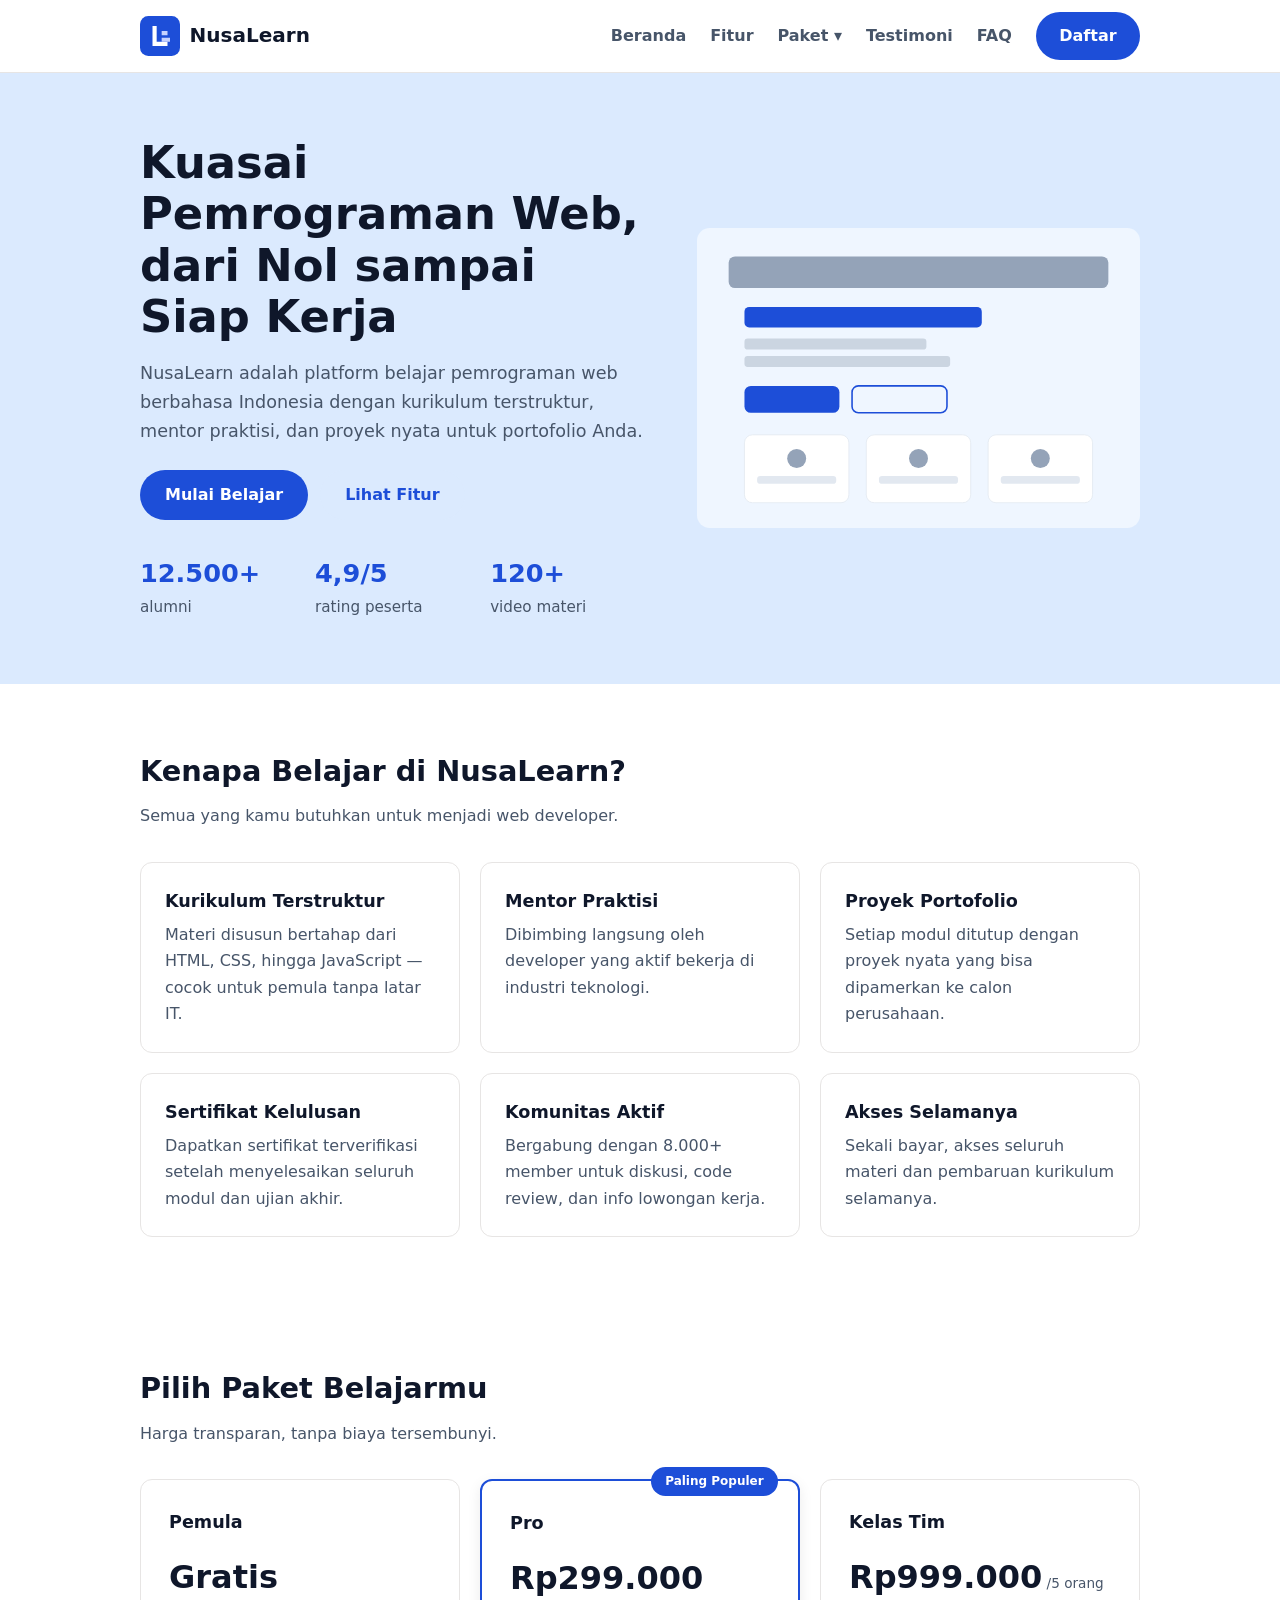
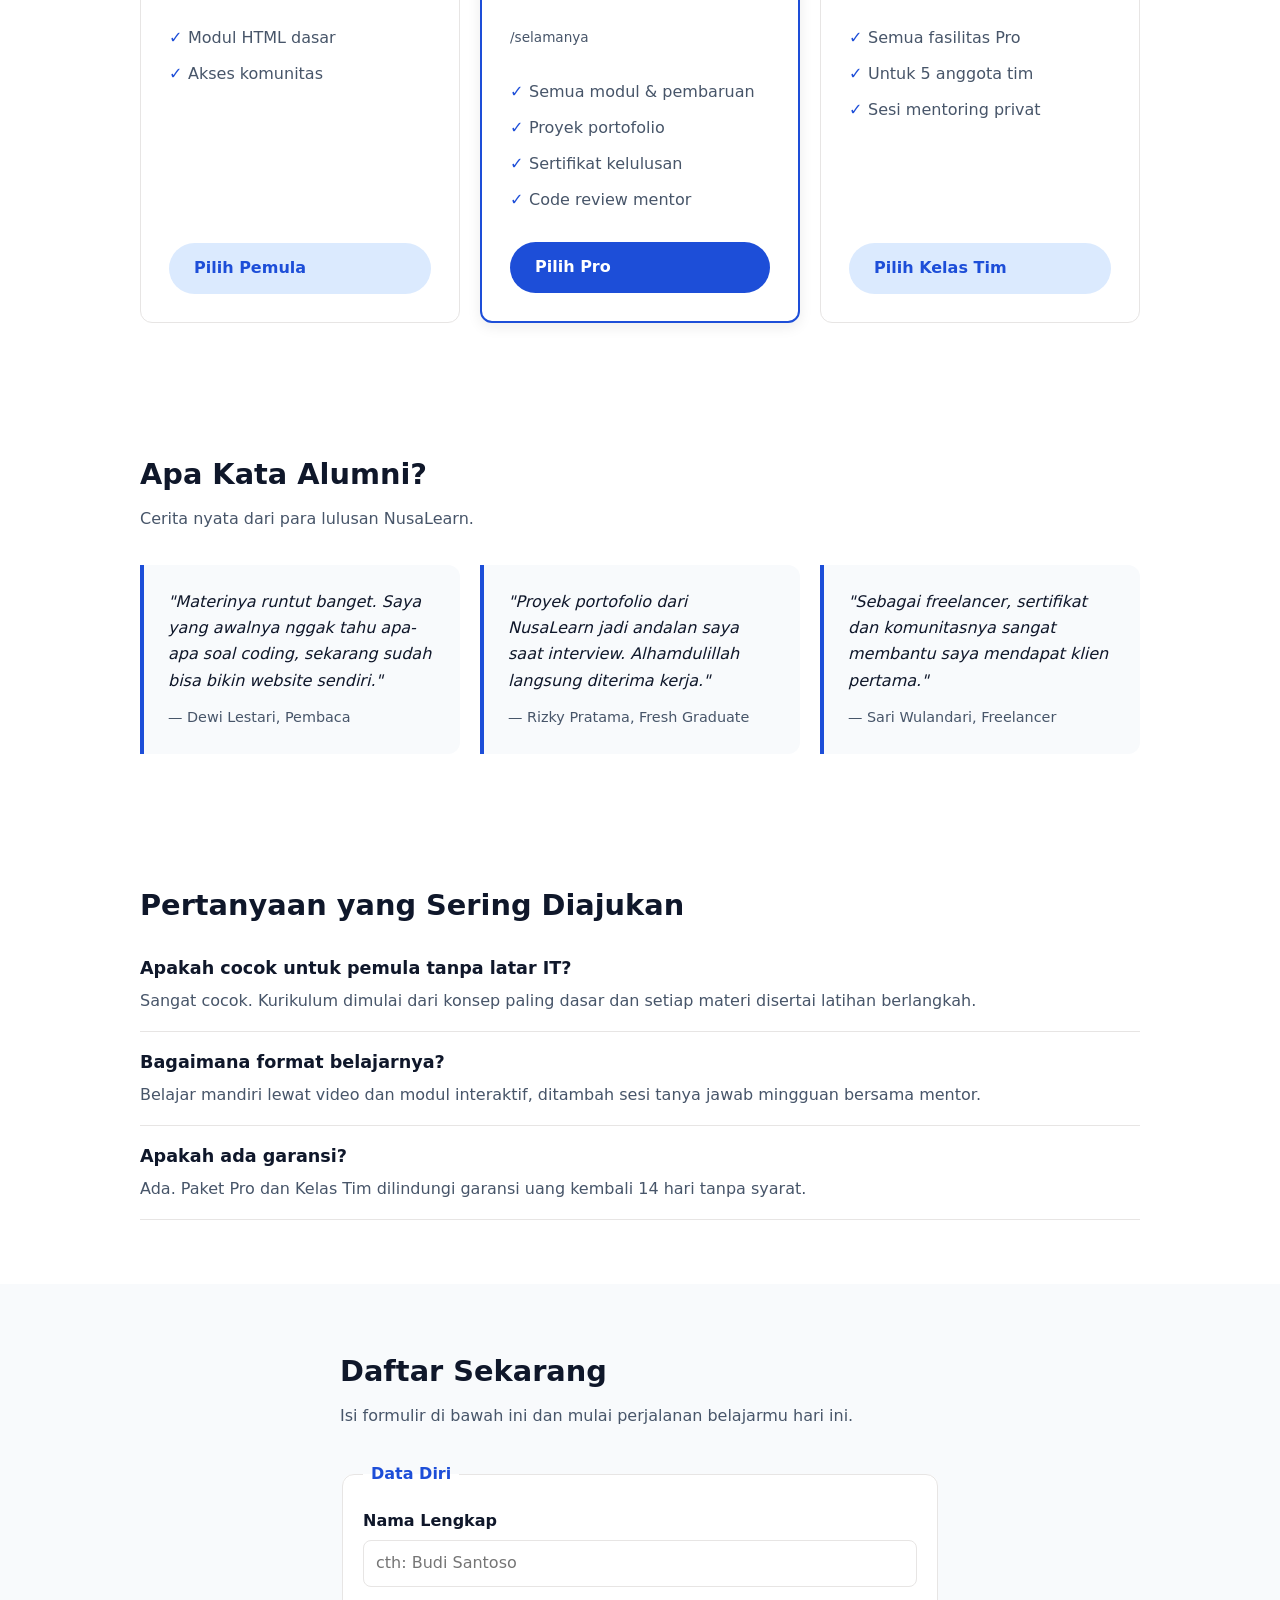
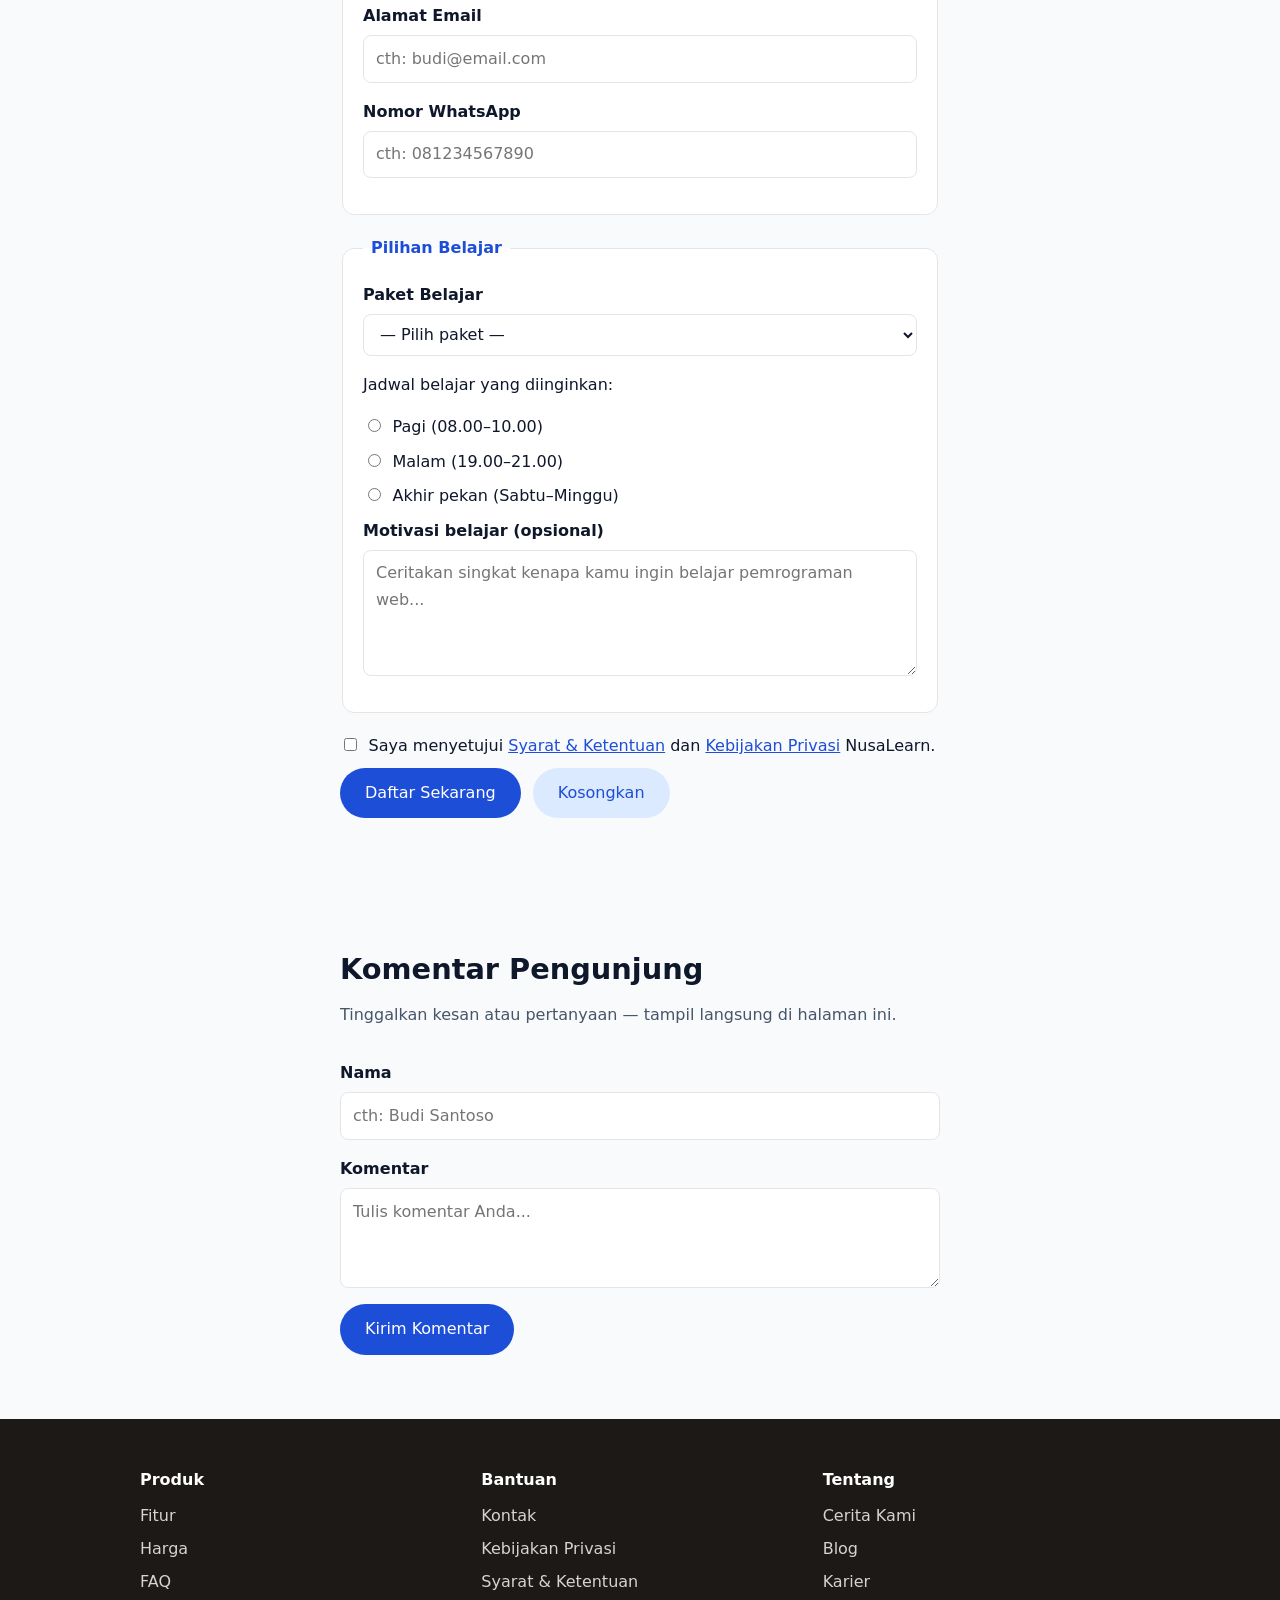
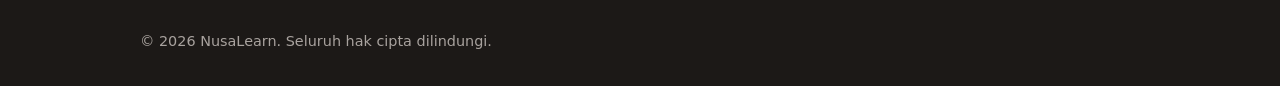
<file: bab-05-selesai/index.html>
<!DOCTYPE html>
<html lang="id">
<head>
  <meta charset="UTF-8">
  <meta name="viewport" content="width=device-width, initial-scale=1.0">
  <meta name="description" content="NusaLearn — platform belajar pemrograman web berbahasa Indonesia. Kurikulum terstruktur, mentor praktisi, proyek portofolio, dan sertifikat kelulusan.">
  <title>NusaLearn — Kuasai Pemrograman Web dari Nol</title>

  <!-- CSS eksternal: satu berkas, bisa di-cache peramban -->
  <link rel="stylesheet" href="css/style.css">
</head>
<body>

  <!-- ===== KEPALA & NAVIGASI ===== -->
  <header class="header-situs">
    <div class="wadah header-isi">
      <a class="logo" href="#beranda">
        <img src="assets/logo.svg" alt="Logo NusaLearn" width="40" height="40">
        <span>NusaLearn</span>
      </a>
      <div class="header-aksi">
        <button class="nav-toggle" id="nav-toggle" aria-label="Buka menu navigasi" aria-expanded="false">
  <span class="nav-bars" aria-hidden="true"><span></span><span></span><span></span></span>
  Menu
</button>
      </div>
      <nav class="nav-utama" id="nav-utama">
        <ul class="daftar-nav">
          <li><a href="#beranda">Beranda</a></li>
          <li><a href="#fitur">Fitur</a></li>
          <li class="punya-submenu">
            <a href="#harga" class="tautan-submenu" aria-haspopup="true" aria-expanded="false">Paket <span class="caret" aria-hidden="true">&#9662;</span></a>
            <ul class="submenu">
              <li><a href="#harga-pemula">Kelas Pemula</a></li>
              <li><a href="#harga-pro">Kelas Pro</a></li>
              <li><a href="#harga-tim">Kelas Tim</a></li>
            </ul>
          </li>
          <li><a href="#testimoni">Testimoni</a></li>
          <li><a href="#faq">FAQ</a></li>
          <li><a class="tombol tombol-primer" href="#daftar">Daftar</a></li>
        </ul>
      </nav>
    </div>
  </header>

  <main>

    <!-- ===== HERO ===== -->
    <section id="beranda" class="hero">
      <div class="wadah hero-isi">
        <div class="hero-teks">
          <h1>Kuasai Pemrograman Web, dari Nol sampai Siap Kerja</h1>
          <p class="lead">NusaLearn adalah platform belajar pemrograman web
             berbahasa Indonesia dengan kurikulum terstruktur, mentor praktisi,
             dan proyek nyata untuk portofolio Anda.</p>
          <p class="hero-aksi">
            <a class="tombol tombol-primer" href="#daftar">Mulai Belajar</a>
            <a class="tombol tombol-bayangan" href="#fitur">Lihat Fitur</a>
          </p>
          <p id="sapaan" class="sapaan" hidden></p>
          <ul class="statistik">
            <li><strong>12.500+</strong> alumni</li>
            <li><strong>4,9/5</strong> rating peserta</li>
            <li><strong>120+</strong> video materi</li>
          </ul>
        </div>
        <div class="hero-media">
          <img src="assets/hero.svg" alt="Ilustrasi tampilan dashboard kursus NusaLearn"
               width="640" height="420" loading="lazy">
        </div>
      </div>
    </section>

    <!-- ===== FITUR ===== -->
    <section id="fitur">
      <div class="wadah">
        <h2>Kenapa Belajar di NusaLearn?</h2>
        <p class="subjudul-bagian">Semua yang kamu butuhkan untuk menjadi web developer.</p>
        <ul class="daftar-fitur" id="daftar-fitur">
        <li class="kartu"><h3>Kurikulum Terstruktur</h3>
          <p>Materi disusun bertahap dari HTML, CSS, hingga JavaScript — cocok untuk pemula tanpa latar IT.</p></li>
        <li class="kartu"><h3>Mentor Praktisi</h3>
          <p>Dibimbing langsung oleh developer yang aktif bekerja di industri teknologi.</p></li>
        <li class="kartu"><h3>Proyek Portofolio</h3>
          <p>Setiap modul ditutup dengan proyek nyata yang bisa dipamerkan ke calon perusahaan.</p></li>
        <li class="kartu"><h3>Sertifikat Kelulusan</h3>
          <p>Dapatkan sertifikat terverifikasi setelah menyelesaikan seluruh modul dan ujian akhir.</p></li>
        <li class="kartu"><h3>Komunitas Aktif</h3>
          <p>Bergabung dengan 8.000+ member untuk diskusi, code review, dan info lowongan kerja.</p></li>
        <li class="kartu"><h3>Akses Selamanya</h3>
          <p>Sekali bayar, akses seluruh materi dan pembaruan kurikulum selamanya.</p></li>
      </ul>
      </div>
    </section>

    <!-- ===== HARGA ===== -->
    <section id="harga">
      <div class="wadah">
        <h2>Pilih Paket Belajarmu</h2>
        <p class="subjudul-bagian">Harga transparan, tanpa biaya tersembunyi.</p>
        <div class="daftar-harga" id="daftar-harga">
        <article class="kartu-harga" id="harga-pemula">
          <h3>Pemula</h3>
          <p class="harga-angka">Gratis</p>
          <ul><li>Modul HTML dasar</li><li>Akses komunitas</li></ul>
          <a class="tombol tombol-bayangan" href="#daftar">Pilih Pemula</a>
        </article>
        <article class="kartu-harga unggulan" id="harga-pro">
          <span class="lencana">Paling Populer</span>
          <h3>Pro</h3>
          <p class="harga-angka">Rp299.000<small> /selamanya</small></p>
          <ul><li>Semua modul &amp; pembaruan</li><li>Proyek portofolio</li>
              <li>Sertifikat kelulusan</li><li>Code review mentor</li></ul>
          <a class="tombol tombol-primer" href="#daftar">Pilih Pro</a>
        </article>
        <article class="kartu-harga" id="harga-tim">
          <h3>Kelas Tim</h3>
          <p class="harga-angka">Rp999.000<small> /5 orang</small></p>
          <ul><li>Semua fasilitas Pro</li><li>Untuk 5 anggota tim</li>
              <li>Sesi mentoring privat</li></ul>
          <a class="tombol tombol-bayangan" href="#daftar">Pilih Kelas Tim</a>
        </article>
      </div>
      </div>
    </section>

    <!-- ===== TESTIMONI ===== -->
    <section id="testimoni">
      <div class="wadah">
        <h2>Apa Kata Alumni?</h2>
        <p class="subjudul-bagian">Cerita nyata dari para lulusan NusaLearn.</p>
        <div class="daftar-testimoni" id="daftar-testimoni">
        <blockquote class="kartu-testimoni">
          <p>"Materinya runtut banget. Saya yang awalnya nggak tahu apa-apa soal coding, sekarang sudah bisa bikin website sendiri."</p>
          <footer>— Dewi Lestari, Pembaca</footer>
        </blockquote>
        <blockquote class="kartu-testimoni">
          <p>"Proyek portofolio dari NusaLearn jadi andalan saya saat interview. Alhamdulillah langsung diterima kerja."</p>
          <footer>— Rizky Pratama, Fresh Graduate</footer>
        </blockquote>
        <blockquote class="kartu-testimoni">
          <p>"Sebagai freelancer, sertifikat dan komunitasnya sangat membantu saya mendapat klien pertama."</p>
          <footer>— Sari Wulandari, Freelancer</footer>
        </blockquote>
      </div>
      </div>
    </section>

    <!-- ===== FAQ: akordeon ===== -->
    <section id="faq">
      <div class="wadah">
        <h2>Pertanyaan yang Sering Diajukan</h2>
        <div id="daftar-faq">
          <article class="faq-item">
          <h3>Apakah cocok untuk pemula tanpa latar IT?</h3>
          <p>Sangat cocok. Kurikulum dimulai dari konsep paling dasar dan setiap
             materi disertai latihan berlangkah.</p>
        </article>
        <article class="faq-item">
          <h3>Bagaimana format belajarnya?</h3>
          <p>Belajar mandiri lewat video dan modul interaktif, ditambah sesi
             tanya jawab mingguan bersama mentor.</p>
        </article>
        <article class="faq-item">
          <h3>Apakah ada garansi?</h3>
          <p>Ada. Paket Pro dan Kelas Tim dilindungi garansi uang kembali 14 hari
             tanpa syarat.</p>
        </article>
        </div>
      </div>
    </section>

    <!-- ===== FORMULIR PENDAFTARAN ===== -->
    <section id="daftar" class="formulir">
      <div class="wadah">
        <h2>Daftar Sekarang</h2>
        <p class="subjudul-bagian">Isi formulir di bawah ini dan mulai perjalanan belajarmu hari ini.</p>

        <form id="form-daftar" action="#" method="post">
          <fieldset>
            <legend>Data Diri</legend>

            <label for="nama">Nama Lengkap</label>
            <input type="text" id="nama" name="nama" required minlength="3" maxlength="60"
                   placeholder="cth: Budi Santoso" autocomplete="name">

            <label for="email">Alamat Email</label>
            <input type="email" id="email" name="email" required maxlength="100"
                   placeholder="cth: budi@email.com" autocomplete="email">

            <label for="whatsapp">Nomor WhatsApp</label>
            <input type="tel" id="whatsapp" name="whatsapp" required maxlength="15"
                   pattern="[0-9]{10,13}" placeholder="cth: 081234567890" autocomplete="tel">
          </fieldset>

          <fieldset>
            <legend>Pilihan Belajar</legend>

            <label for="paket">Paket Belajar</label>
            <select id="paket" name="paket" required>
              <option value="">— Pilih paket —</option>
              <optgroup label="Gratis">
                <option value="pemula">Pemula — Gratis</option>
              </optgroup>
              <optgroup label="Berbayar">
                <option value="pro">Pro — Rp299.000</option>
                <option value="tim">Kelas Tim — Rp999.000</option>
              </optgroup>
            </select>

            <p>Jadwal belajar yang diinginkan:</p>
            <div class="grup-radio">
              <input type="radio" id="jadwal-pagi" name="jadwal" value="pagi" required>
              <label for="jadwal-pagi">Pagi (08.00–10.00)</label>
            </div>
            <div class="grup-radio">
              <input type="radio" id="jadwal-malam" name="jadwal" value="malam">
              <label for="jadwal-malam">Malam (19.00–21.00)</label>
            </div>
            <div class="grup-radio">
              <input type="radio" id="jadwal-weekend" name="jadwal" value="weekend">
              <label for="jadwal-weekend">Akhir pekan (Sabtu–Minggu)</label>
            </div>

            <label for="motivasi">Motivasi belajar (opsional)</label>
            <textarea id="motivasi" name="motivasi" rows="4" maxlength="300"
                      placeholder="Ceritakan singkat kenapa kamu ingin belajar pemrograman web..."></textarea>
          </fieldset>

          <div class="grup-radio">
            <input type="checkbox" id="setuju" name="setuju" value="ya" required>
            <label for="setuju">Saya menyetujui
              <a href="#">Syarat &amp; Ketentuan</a> dan
              <a href="#">Kebijakan Privasi</a> NusaLearn.</label>
          </div>

          <div class="form-aksi">
            <button type="submit" class="tombol tombol-primer">Daftar Sekarang</button>
            <button type="reset" class="tombol tombol-bayangan">Kosongkan</button>
          </div>
        </form>
      </div>
    </section>

    <!-- ===== KOMENTAR PENGUNJUNG ===== -->
    <section id="komentar" class="formulir">
      <div class="wadah">
        <h2>Komentar Pengunjung</h2>
        <p class="subjudul-bagian">Tinggalkan kesan atau pertanyaan — tampil langsung di halaman ini.</p>

        <form id="form-komentar">
          <label for="komentar-nama">Nama</label>
          <input type="text" id="komentar-nama" name="nama" required maxlength="60"
                 placeholder="cth: Budi Santoso">

          <label for="komentar-pesan">Komentar</label>
          <textarea id="komentar-pesan" name="pesan" rows="3" required maxlength="300"
                    placeholder="Tulis komentar Anda..."></textarea>

          <div class="form-aksi">
            <button type="submit" class="tombol tombol-primer">Kirim Komentar</button>
          </div>
        </form>

        <div id="daftar-komentar" class="daftar-komentar" aria-live="polite"></div>
      </div>
    </section>

  </main>

  <!-- ===== KAKI ===== -->
  <footer class="footer-situs">
    <div class="wadah">
      <div class="footer-kolom">
        <section>
          <h3>Produk</h3>
          <ul>
            <li><a href="#fitur">Fitur</a></li>
            <li><a href="#harga">Harga</a></li>
            <li><a href="#faq">FAQ</a></li>
          </ul>
        </section>
        <section>
          <h3>Bantuan</h3>
          <ul>
            <li><a href="#">Kontak</a></li>
            <li><a href="#">Kebijakan Privasi</a></li>
            <li><a href="#">Syarat &amp; Ketentuan</a></li>
          </ul>
        </section>
        <section>
          <h3>Tentang</h3>
          <ul>
            <li><a href="#">Cerita Kami</a></li>
            <li><a href="#">Blog</a></li>
            <li><a href="#">Karier</a></li>
          </ul>
        </section>
      </div>
      <p class="hak-cipta">&copy; 2026 NusaLearn. Seluruh hak cipta dilindungi.</p>
    </div>
  </footer>

</body>
</html>
</file>
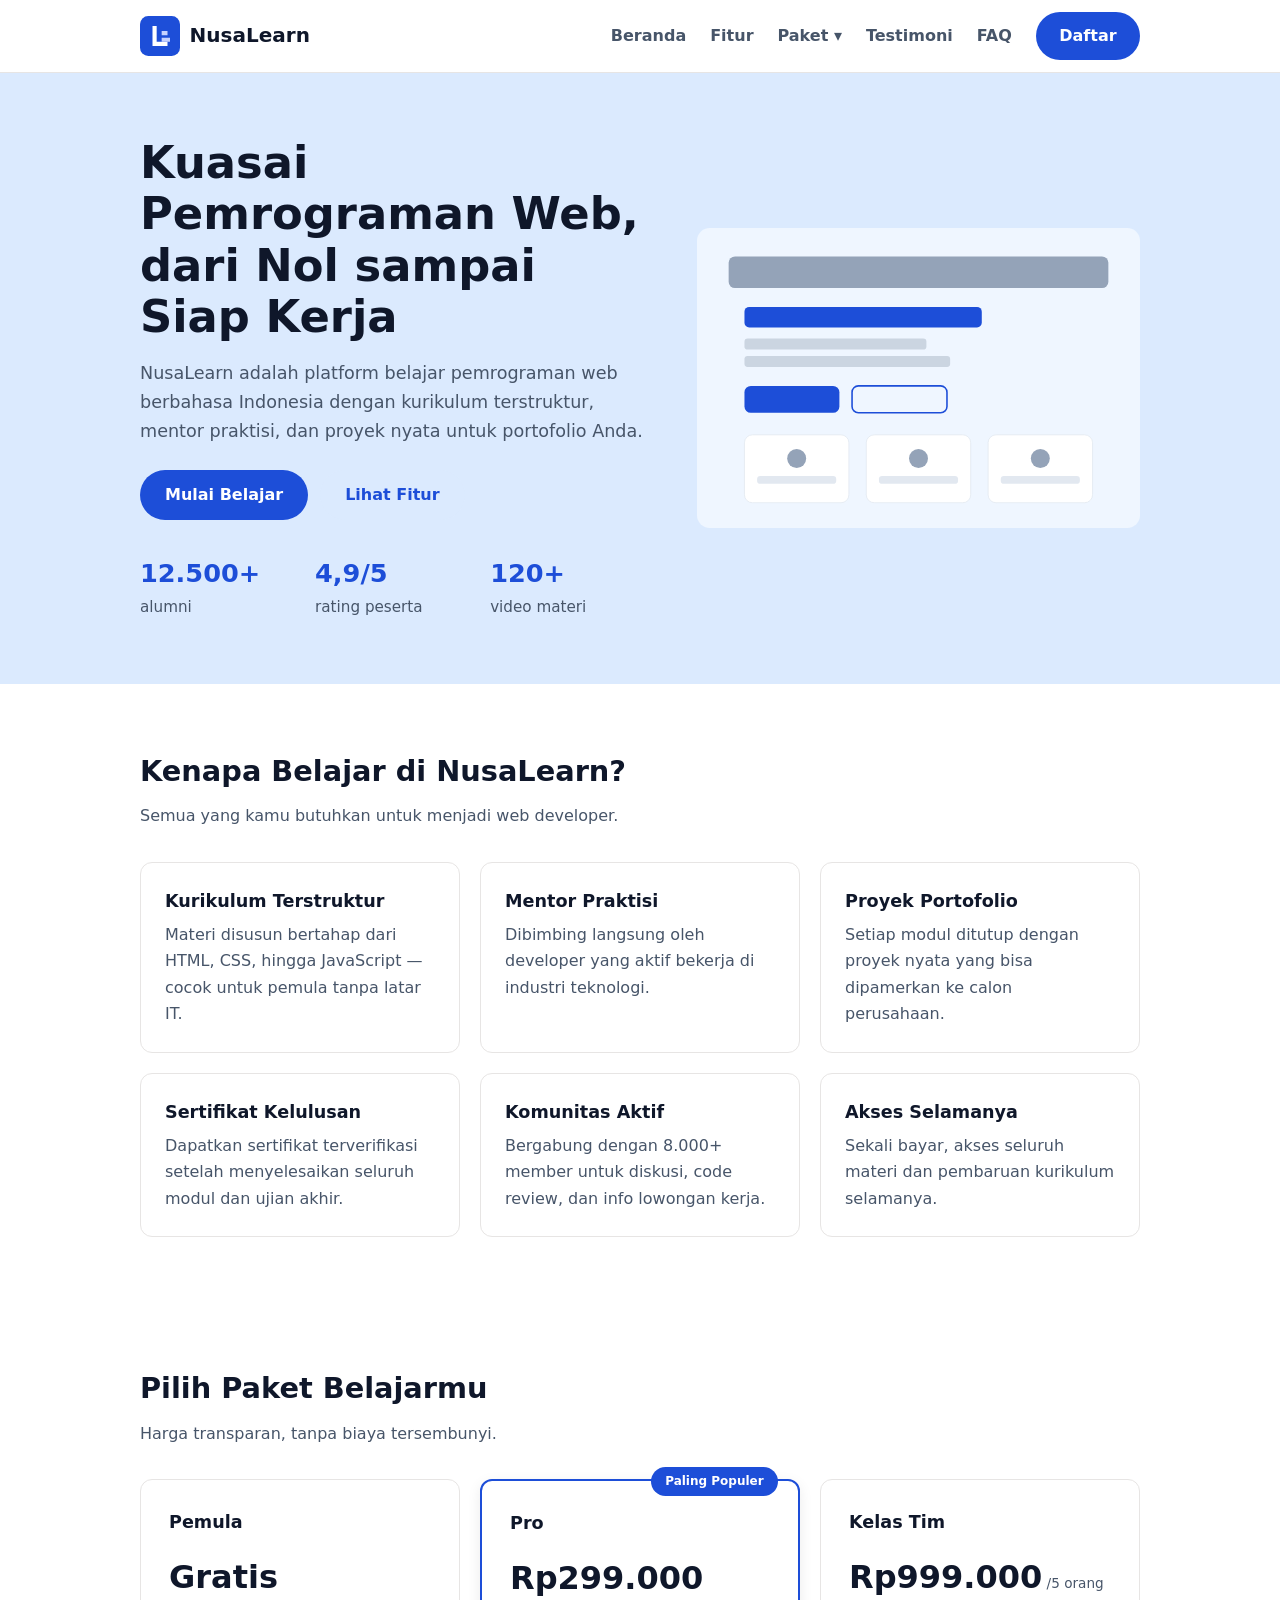
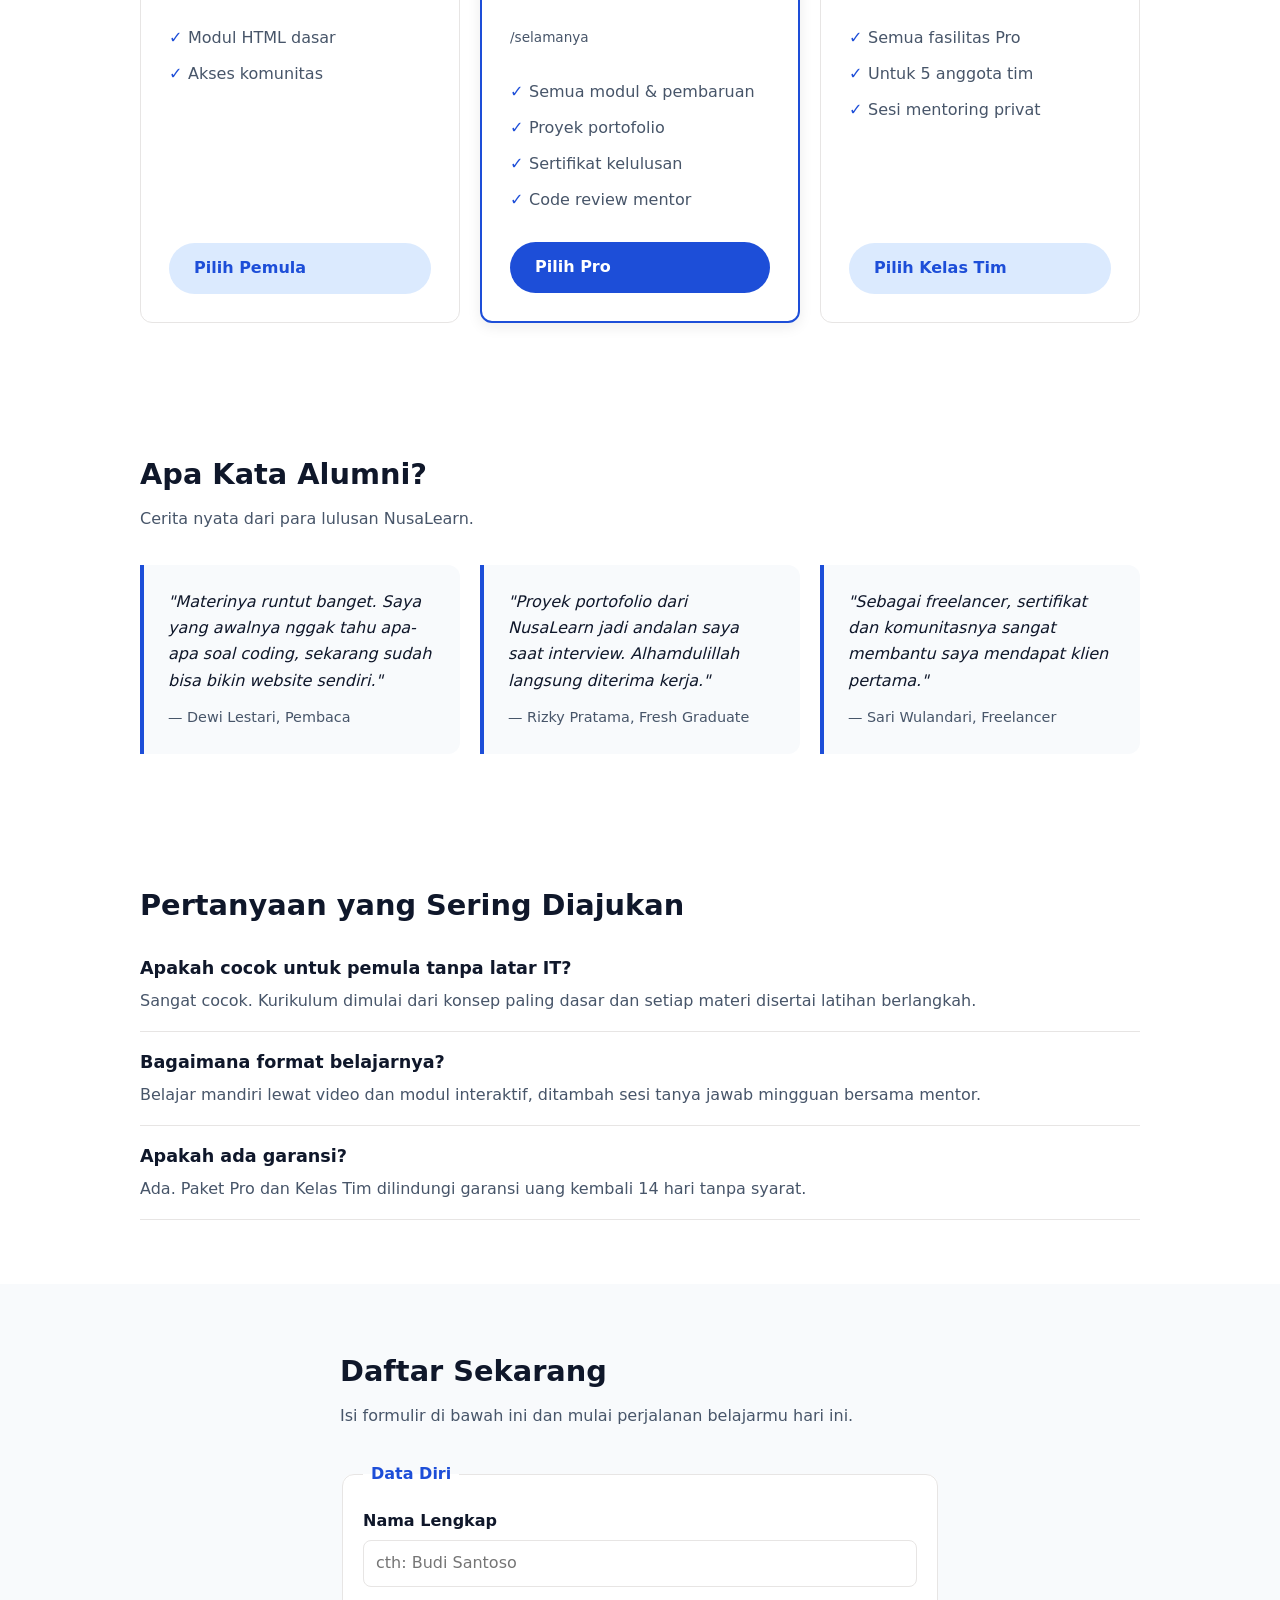
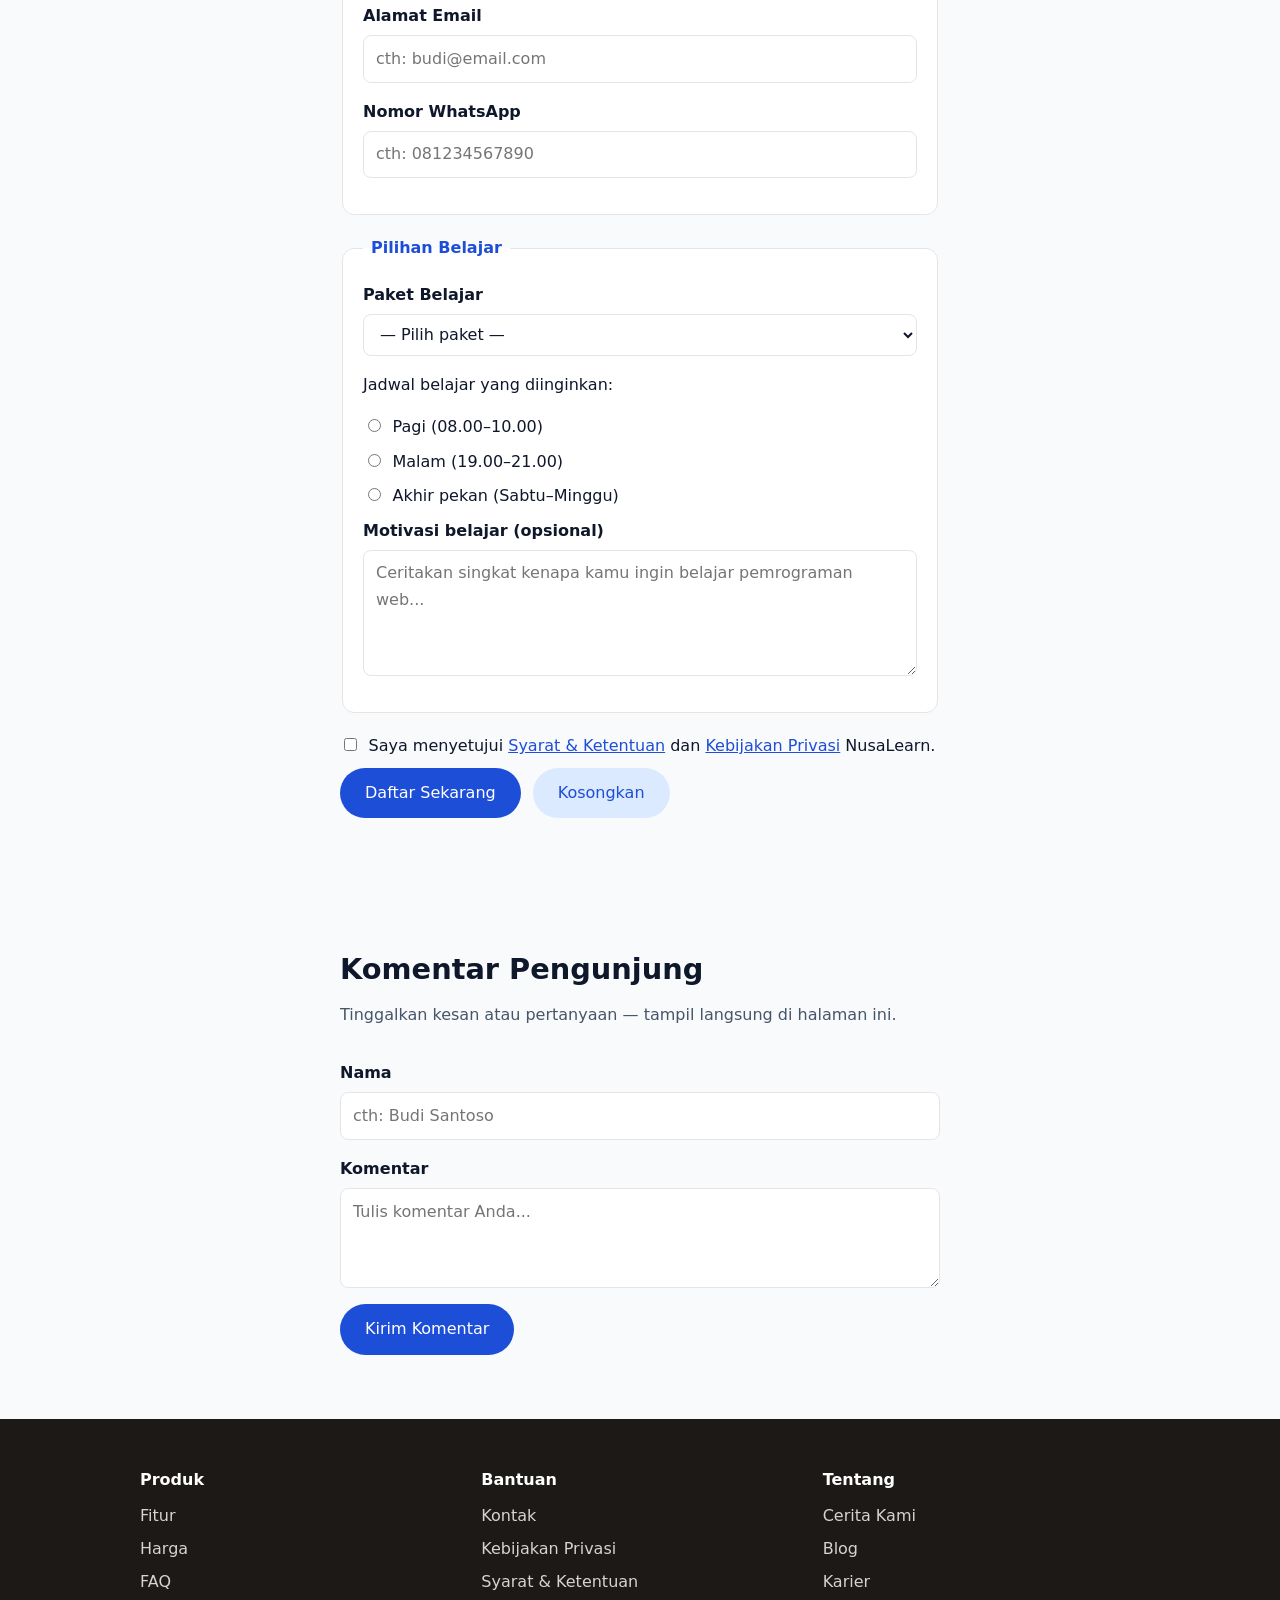
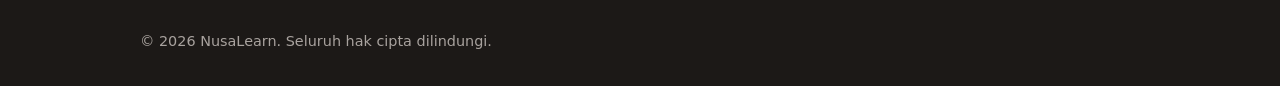
<file: bab-06-selesai/index.html>
<!DOCTYPE html>
<html lang="id">
<head>
  <meta charset="UTF-8">
  <meta name="viewport" content="width=device-width, initial-scale=1.0">
  <meta name="description" content="NusaLearn — platform belajar pemrograman web berbahasa Indonesia. Kurikulum terstruktur, mentor praktisi, proyek portofolio, dan sertifikat kelulusan.">
  <title>NusaLearn — Kuasai Pemrograman Web dari Nol</title>

  <!-- CSS eksternal: satu berkas, bisa di-cache peramban -->
  <link rel="stylesheet" href="css/style.css">
</head>
<body>

  <!-- ===== KEPALA & NAVIGASI ===== -->
  <header class="header-situs">
    <div class="wadah header-isi">
      <a class="logo" href="#beranda">
        <img src="assets/logo.svg" alt="Logo NusaLearn" width="40" height="40">
        <span>NusaLearn</span>
      </a>
      <div class="header-aksi">
        <button class="nav-toggle" id="nav-toggle" aria-label="Buka menu navigasi" aria-expanded="false">
  <span class="nav-bars" aria-hidden="true"><span></span><span></span><span></span></span>
  Menu
</button>
      </div>
      <nav class="nav-utama" id="nav-utama">
        <ul class="daftar-nav">
          <li><a href="#beranda">Beranda</a></li>
          <li><a href="#fitur">Fitur</a></li>
          <li class="punya-submenu">
            <a href="#harga" class="tautan-submenu" aria-haspopup="true" aria-expanded="false">Paket <span class="caret" aria-hidden="true">&#9662;</span></a>
            <ul class="submenu">
              <li><a href="#harga-pemula">Kelas Pemula</a></li>
              <li><a href="#harga-pro">Kelas Pro</a></li>
              <li><a href="#harga-tim">Kelas Tim</a></li>
            </ul>
          </li>
          <li><a href="#testimoni">Testimoni</a></li>
          <li><a href="#faq">FAQ</a></li>
          <li><a class="tombol tombol-primer" href="#daftar">Daftar</a></li>
        </ul>
      </nav>
    </div>
  </header>

  <main>

    <!-- ===== HERO ===== -->
    <section id="beranda" class="hero">
      <div class="wadah hero-isi">
        <div class="hero-teks">
          <h1>Kuasai Pemrograman Web, dari Nol sampai Siap Kerja</h1>
          <p class="lead">NusaLearn adalah platform belajar pemrograman web
             berbahasa Indonesia dengan kurikulum terstruktur, mentor praktisi,
             dan proyek nyata untuk portofolio Anda.</p>
          <p class="hero-aksi">
            <a class="tombol tombol-primer" href="#daftar">Mulai Belajar</a>
            <a class="tombol tombol-bayangan" href="#fitur">Lihat Fitur</a>
          </p>
          <p id="sapaan" class="sapaan" hidden></p>
          <ul class="statistik">
            <li><strong>12.500+</strong> alumni</li>
            <li><strong>4,9/5</strong> rating peserta</li>
            <li><strong>120+</strong> video materi</li>
          </ul>
        </div>
        <div class="hero-media">
          <img src="assets/hero.svg" alt="Ilustrasi tampilan dashboard kursus NusaLearn"
               width="640" height="420" loading="lazy">
        </div>
      </div>
    </section>

    <!-- ===== FITUR ===== -->
    <section id="fitur">
      <div class="wadah">
        <h2>Kenapa Belajar di NusaLearn?</h2>
        <p class="subjudul-bagian">Semua yang kamu butuhkan untuk menjadi web developer.</p>
        <ul class="daftar-fitur" id="daftar-fitur">
        <li class="kartu"><h3>Kurikulum Terstruktur</h3>
          <p>Materi disusun bertahap dari HTML, CSS, hingga JavaScript — cocok untuk pemula tanpa latar IT.</p></li>
        <li class="kartu"><h3>Mentor Praktisi</h3>
          <p>Dibimbing langsung oleh developer yang aktif bekerja di industri teknologi.</p></li>
        <li class="kartu"><h3>Proyek Portofolio</h3>
          <p>Setiap modul ditutup dengan proyek nyata yang bisa dipamerkan ke calon perusahaan.</p></li>
        <li class="kartu"><h3>Sertifikat Kelulusan</h3>
          <p>Dapatkan sertifikat terverifikasi setelah menyelesaikan seluruh modul dan ujian akhir.</p></li>
        <li class="kartu"><h3>Komunitas Aktif</h3>
          <p>Bergabung dengan 8.000+ member untuk diskusi, code review, dan info lowongan kerja.</p></li>
        <li class="kartu"><h3>Akses Selamanya</h3>
          <p>Sekali bayar, akses seluruh materi dan pembaruan kurikulum selamanya.</p></li>
      </ul>
      </div>
    </section>

    <!-- ===== HARGA ===== -->
    <section id="harga">
      <div class="wadah">
        <h2>Pilih Paket Belajarmu</h2>
        <p class="subjudul-bagian">Harga transparan, tanpa biaya tersembunyi.</p>
        <div class="daftar-harga" id="daftar-harga">
        <article class="kartu-harga" id="harga-pemula">
          <h3>Pemula</h3>
          <p class="harga-angka">Gratis</p>
          <ul><li>Modul HTML dasar</li><li>Akses komunitas</li></ul>
          <a class="tombol tombol-bayangan" href="#daftar">Pilih Pemula</a>
        </article>
        <article class="kartu-harga unggulan" id="harga-pro">
          <span class="lencana">Paling Populer</span>
          <h3>Pro</h3>
          <p class="harga-angka">Rp299.000<small> /selamanya</small></p>
          <ul><li>Semua modul &amp; pembaruan</li><li>Proyek portofolio</li>
              <li>Sertifikat kelulusan</li><li>Code review mentor</li></ul>
          <a class="tombol tombol-primer" href="#daftar">Pilih Pro</a>
        </article>
        <article class="kartu-harga" id="harga-tim">
          <h3>Kelas Tim</h3>
          <p class="harga-angka">Rp999.000<small> /5 orang</small></p>
          <ul><li>Semua fasilitas Pro</li><li>Untuk 5 anggota tim</li>
              <li>Sesi mentoring privat</li></ul>
          <a class="tombol tombol-bayangan" href="#daftar">Pilih Kelas Tim</a>
        </article>
      </div>
      </div>
    </section>

    <!-- ===== TESTIMONI ===== -->
    <section id="testimoni">
      <div class="wadah">
        <h2>Apa Kata Alumni?</h2>
        <p class="subjudul-bagian">Cerita nyata dari para lulusan NusaLearn.</p>
        <div class="daftar-testimoni" id="daftar-testimoni">
        <blockquote class="kartu-testimoni">
          <p>"Materinya runtut banget. Saya yang awalnya nggak tahu apa-apa soal coding, sekarang sudah bisa bikin website sendiri."</p>
          <footer>— Dewi Lestari, Pembaca</footer>
        </blockquote>
        <blockquote class="kartu-testimoni">
          <p>"Proyek portofolio dari NusaLearn jadi andalan saya saat interview. Alhamdulillah langsung diterima kerja."</p>
          <footer>— Rizky Pratama, Fresh Graduate</footer>
        </blockquote>
        <blockquote class="kartu-testimoni">
          <p>"Sebagai freelancer, sertifikat dan komunitasnya sangat membantu saya mendapat klien pertama."</p>
          <footer>— Sari Wulandari, Freelancer</footer>
        </blockquote>
      </div>
      </div>
    </section>

    <!-- ===== FAQ: akordeon ===== -->
    <section id="faq">
      <div class="wadah">
        <h2>Pertanyaan yang Sering Diajukan</h2>
        <div id="daftar-faq">
          <article class="faq-item">
          <h3>Apakah cocok untuk pemula tanpa latar IT?</h3>
          <p>Sangat cocok. Kurikulum dimulai dari konsep paling dasar dan setiap
             materi disertai latihan berlangkah.</p>
        </article>
        <article class="faq-item">
          <h3>Bagaimana format belajarnya?</h3>
          <p>Belajar mandiri lewat video dan modul interaktif, ditambah sesi
             tanya jawab mingguan bersama mentor.</p>
        </article>
        <article class="faq-item">
          <h3>Apakah ada garansi?</h3>
          <p>Ada. Paket Pro dan Kelas Tim dilindungi garansi uang kembali 14 hari
             tanpa syarat.</p>
        </article>
        </div>
      </div>
    </section>

    <!-- ===== FORMULIR PENDAFTARAN ===== -->
    <section id="daftar" class="formulir">
      <div class="wadah">
        <h2>Daftar Sekarang</h2>
        <p class="subjudul-bagian">Isi formulir di bawah ini dan mulai perjalanan belajarmu hari ini.</p>

        <form id="form-daftar" action="#" method="post">
          <fieldset>
            <legend>Data Diri</legend>

            <label for="nama">Nama Lengkap</label>
            <input type="text" id="nama" name="nama" required minlength="3" maxlength="60"
                   placeholder="cth: Budi Santoso" autocomplete="name">

            <label for="email">Alamat Email</label>
            <input type="email" id="email" name="email" required maxlength="100"
                   placeholder="cth: budi@email.com" autocomplete="email">

            <label for="whatsapp">Nomor WhatsApp</label>
            <input type="tel" id="whatsapp" name="whatsapp" required maxlength="15"
                   pattern="[0-9]{10,13}" placeholder="cth: 081234567890" autocomplete="tel">
          </fieldset>

          <fieldset>
            <legend>Pilihan Belajar</legend>

            <label for="paket">Paket Belajar</label>
            <select id="paket" name="paket" required>
              <option value="">— Pilih paket —</option>
              <optgroup label="Gratis">
                <option value="pemula">Pemula — Gratis</option>
              </optgroup>
              <optgroup label="Berbayar">
                <option value="pro">Pro — Rp299.000</option>
                <option value="tim">Kelas Tim — Rp999.000</option>
              </optgroup>
            </select>

            <p>Jadwal belajar yang diinginkan:</p>
            <div class="grup-radio">
              <input type="radio" id="jadwal-pagi" name="jadwal" value="pagi" required>
              <label for="jadwal-pagi">Pagi (08.00–10.00)</label>
            </div>
            <div class="grup-radio">
              <input type="radio" id="jadwal-malam" name="jadwal" value="malam">
              <label for="jadwal-malam">Malam (19.00–21.00)</label>
            </div>
            <div class="grup-radio">
              <input type="radio" id="jadwal-weekend" name="jadwal" value="weekend">
              <label for="jadwal-weekend">Akhir pekan (Sabtu–Minggu)</label>
            </div>

            <label for="motivasi">Motivasi belajar (opsional)</label>
            <textarea id="motivasi" name="motivasi" rows="4" maxlength="300"
                      placeholder="Ceritakan singkat kenapa kamu ingin belajar pemrograman web..."></textarea>
          </fieldset>

          <div class="grup-radio">
            <input type="checkbox" id="setuju" name="setuju" value="ya" required>
            <label for="setuju">Saya menyetujui
              <a href="#">Syarat &amp; Ketentuan</a> dan
              <a href="#">Kebijakan Privasi</a> NusaLearn.</label>
          </div>

          <div class="form-aksi">
            <button type="submit" class="tombol tombol-primer">Daftar Sekarang</button>
            <button type="reset" class="tombol tombol-bayangan">Kosongkan</button>
          </div>
        </form>
      </div>
    </section>

    <!-- ===== KOMENTAR PENGUNJUNG ===== -->
    <section id="komentar" class="formulir">
      <div class="wadah">
        <h2>Komentar Pengunjung</h2>
        <p class="subjudul-bagian">Tinggalkan kesan atau pertanyaan — tampil langsung di halaman ini.</p>

        <form id="form-komentar">
          <label for="komentar-nama">Nama</label>
          <input type="text" id="komentar-nama" name="nama" required maxlength="60"
                 placeholder="cth: Budi Santoso">

          <label for="komentar-pesan">Komentar</label>
          <textarea id="komentar-pesan" name="pesan" rows="3" required maxlength="300"
                    placeholder="Tulis komentar Anda..."></textarea>

          <div class="form-aksi">
            <button type="submit" class="tombol tombol-primer">Kirim Komentar</button>
          </div>
        </form>

        <div id="daftar-komentar" class="daftar-komentar" aria-live="polite"></div>
      </div>
    </section>

  </main>

  <!-- ===== KAKI ===== -->
  <footer class="footer-situs">
    <div class="wadah">
      <div class="footer-kolom">
        <section>
          <h3>Produk</h3>
          <ul>
            <li><a href="#fitur">Fitur</a></li>
            <li><a href="#harga">Harga</a></li>
            <li><a href="#faq">FAQ</a></li>
          </ul>
        </section>
        <section>
          <h3>Bantuan</h3>
          <ul>
            <li><a href="#">Kontak</a></li>
            <li><a href="#">Kebijakan Privasi</a></li>
            <li><a href="#">Syarat &amp; Ketentuan</a></li>
          </ul>
        </section>
        <section>
          <h3>Tentang</h3>
          <ul>
            <li><a href="#">Cerita Kami</a></li>
            <li><a href="#">Blog</a></li>
            <li><a href="#">Karier</a></li>
          </ul>
        </section>
      </div>
      <p class="hak-cipta">&copy; 2026 NusaLearn. Seluruh hak cipta dilindungi.</p>
    </div>
  </footer>

<script>

/* ==========================================================
   TUGAS 6 — Dasar-Dasar JavaScript
   Kalkulator biaya pendaftaran NusaLearn.
   Buka DevTools (F12) → tab Console untuk melihat hasilnya.
   ========================================================== */

// --- Variabel dan tipe data ---
const namaProgram = "NusaLearn";          // string
const tahunBerdiri = 2026;                // number
const sedangPromo = true;                 // boolean
let jumlahPendaftar = 0;                  // nilai bisa berubah

console.log(`Selamat datang di ${namaProgram} (${tahunBerdiri}).`);
console.log("Tipe data namaProgram :", typeof namaProgram);
console.log("Tipe data sedangPromo :", typeof sedangPromo);

// --- Harga paket (number) ---
const hargaPemula = 0;
const hargaPro = 299000;
const hargaTim = 999000;

// --- Operator aritmetika & perbandingan ---
const jumlahAnggotaTim = 5;
const hargaPerOrang = hargaTim / jumlahAnggotaTim;
console.log(`Harga Kelas Tim per orang: Rp${hargaPerOrang}`);
console.log(`Apakah Pro lebih murah dari Tim? ${hargaPro < hargaTim}`);
console.log(`Apakah Pemula gratis? ${hargaPemula === 0}`);

// --- Percabangan: diskon bertingkat ---
const paketDipilih = "pro";
let diskon = 0;

if (paketDipilih === "pro" && sedangPromo) {
  diskon = 0.2;            // diskon 20% saat promo
} else if (paketDipilih === "tim") {
  diskon = 0.1;            // diskon 10% untuk kelas tim
} else {
  diskon = 0;
}

const hargaNormal = paketDipilih === "pro" ? hargaPro
                  : paketDipilih === "tim" ? hargaTim
                  : hargaPemula;
const totalBayar = hargaNormal - (hargaNormal * diskon);

console.log(`Paket dipilih : ${paketDipilih}`);
console.log(`Diskon        : ${diskon * 100}%`);
console.log(`Total bayar   : Rp${totalBayar}`);

// --- Perulangan: simulasi 5 pendaftar baru ---
for (let i = 1; i <= 5; i++) {
  jumlahPendaftar++;
  console.log(`Pendaftar ke-${i} berhasil masuk. Total: ${jumlahPendaftar}`);
}

// --- Operator logika & ternary ---
const statusKuota = jumlahPendaftar >= 5 ? "Kuota penuh" : "Masih tersedia";
console.log(`Status kuota  : ${statusKuota}`);

</script>

</body>
</html>
</file>
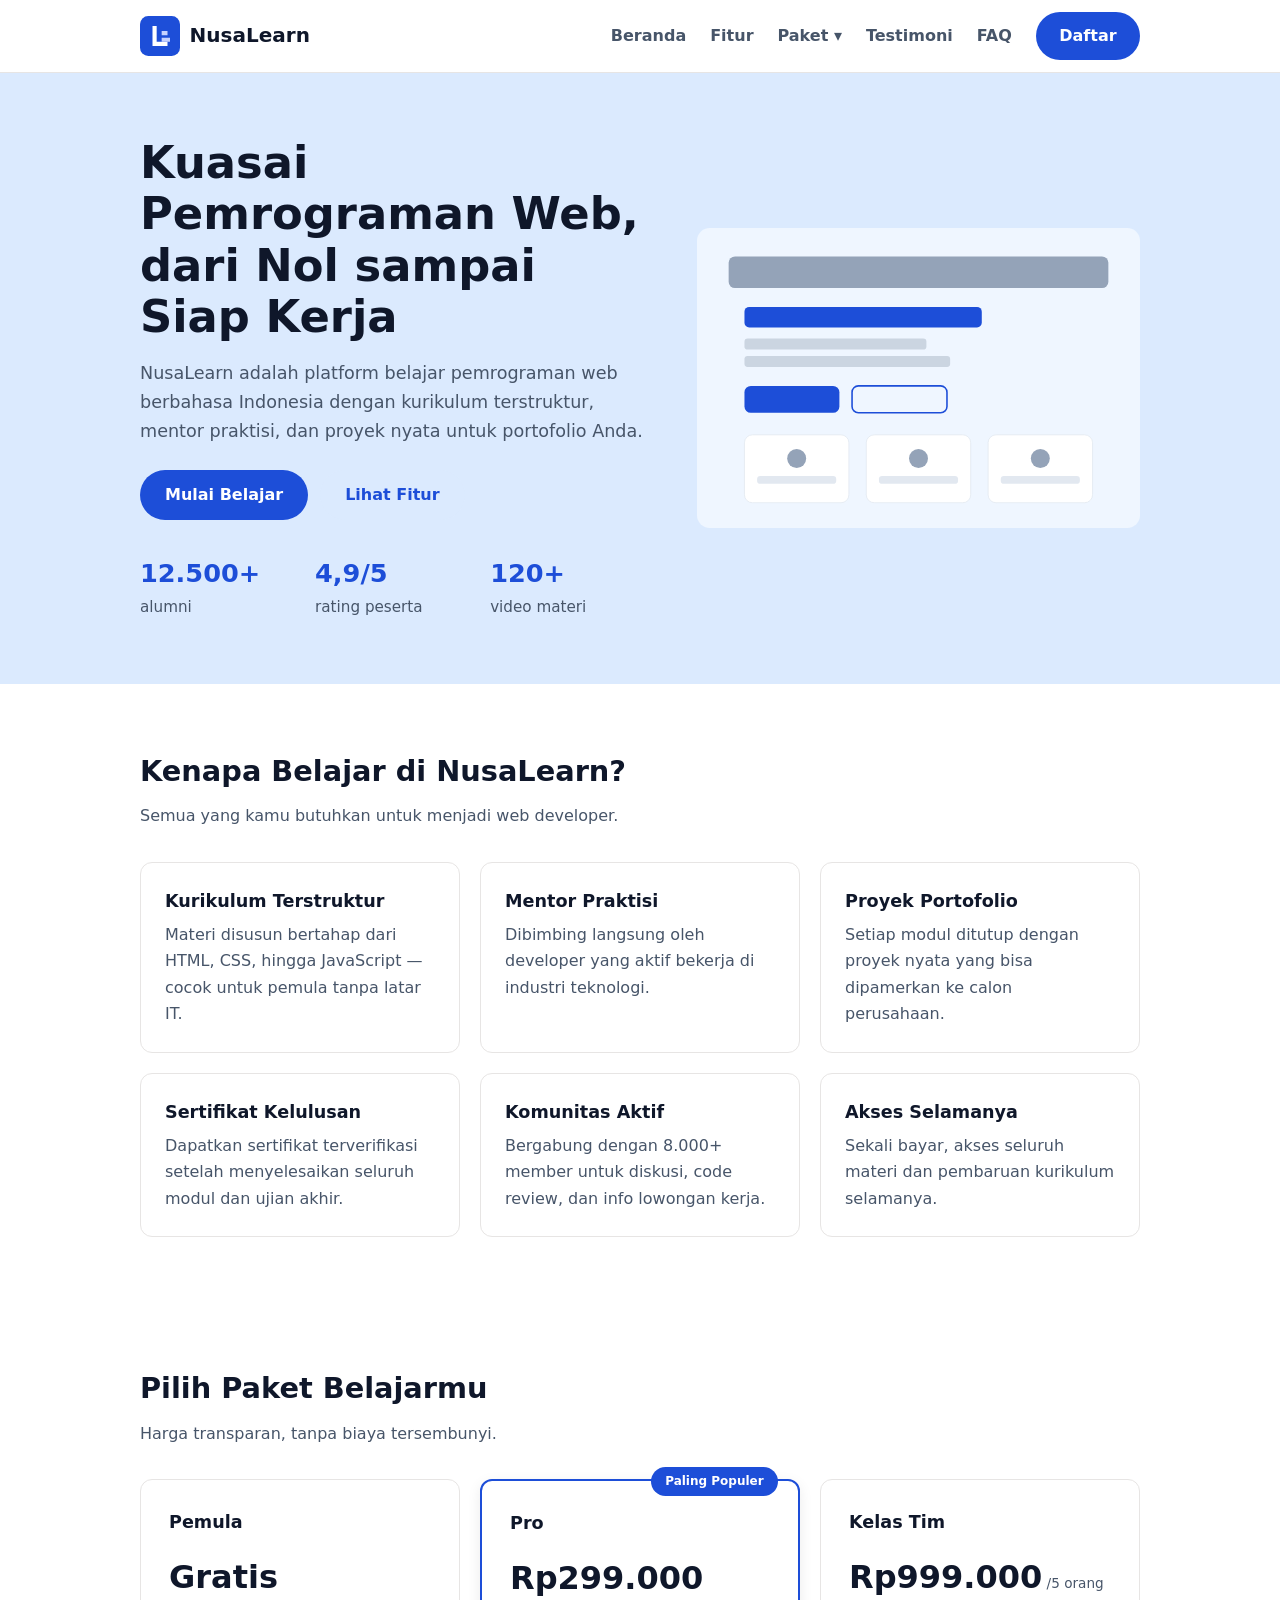
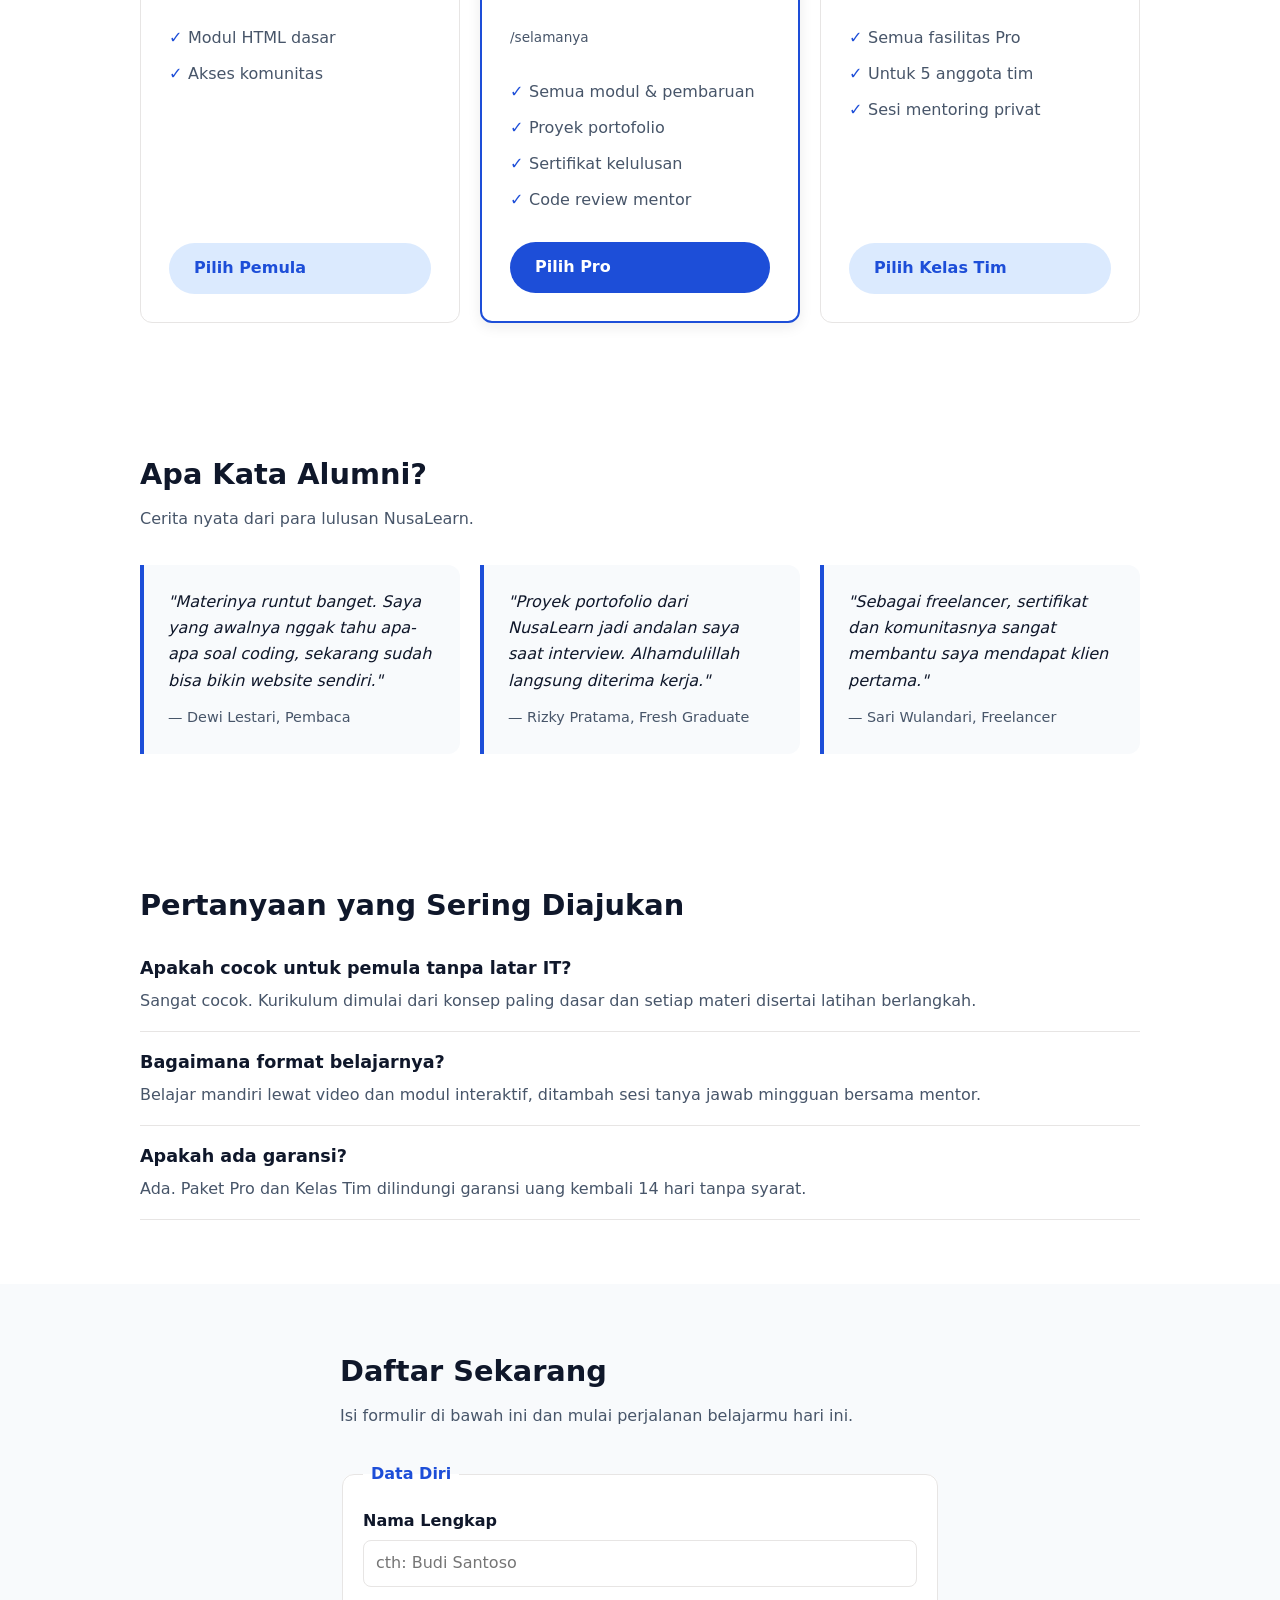
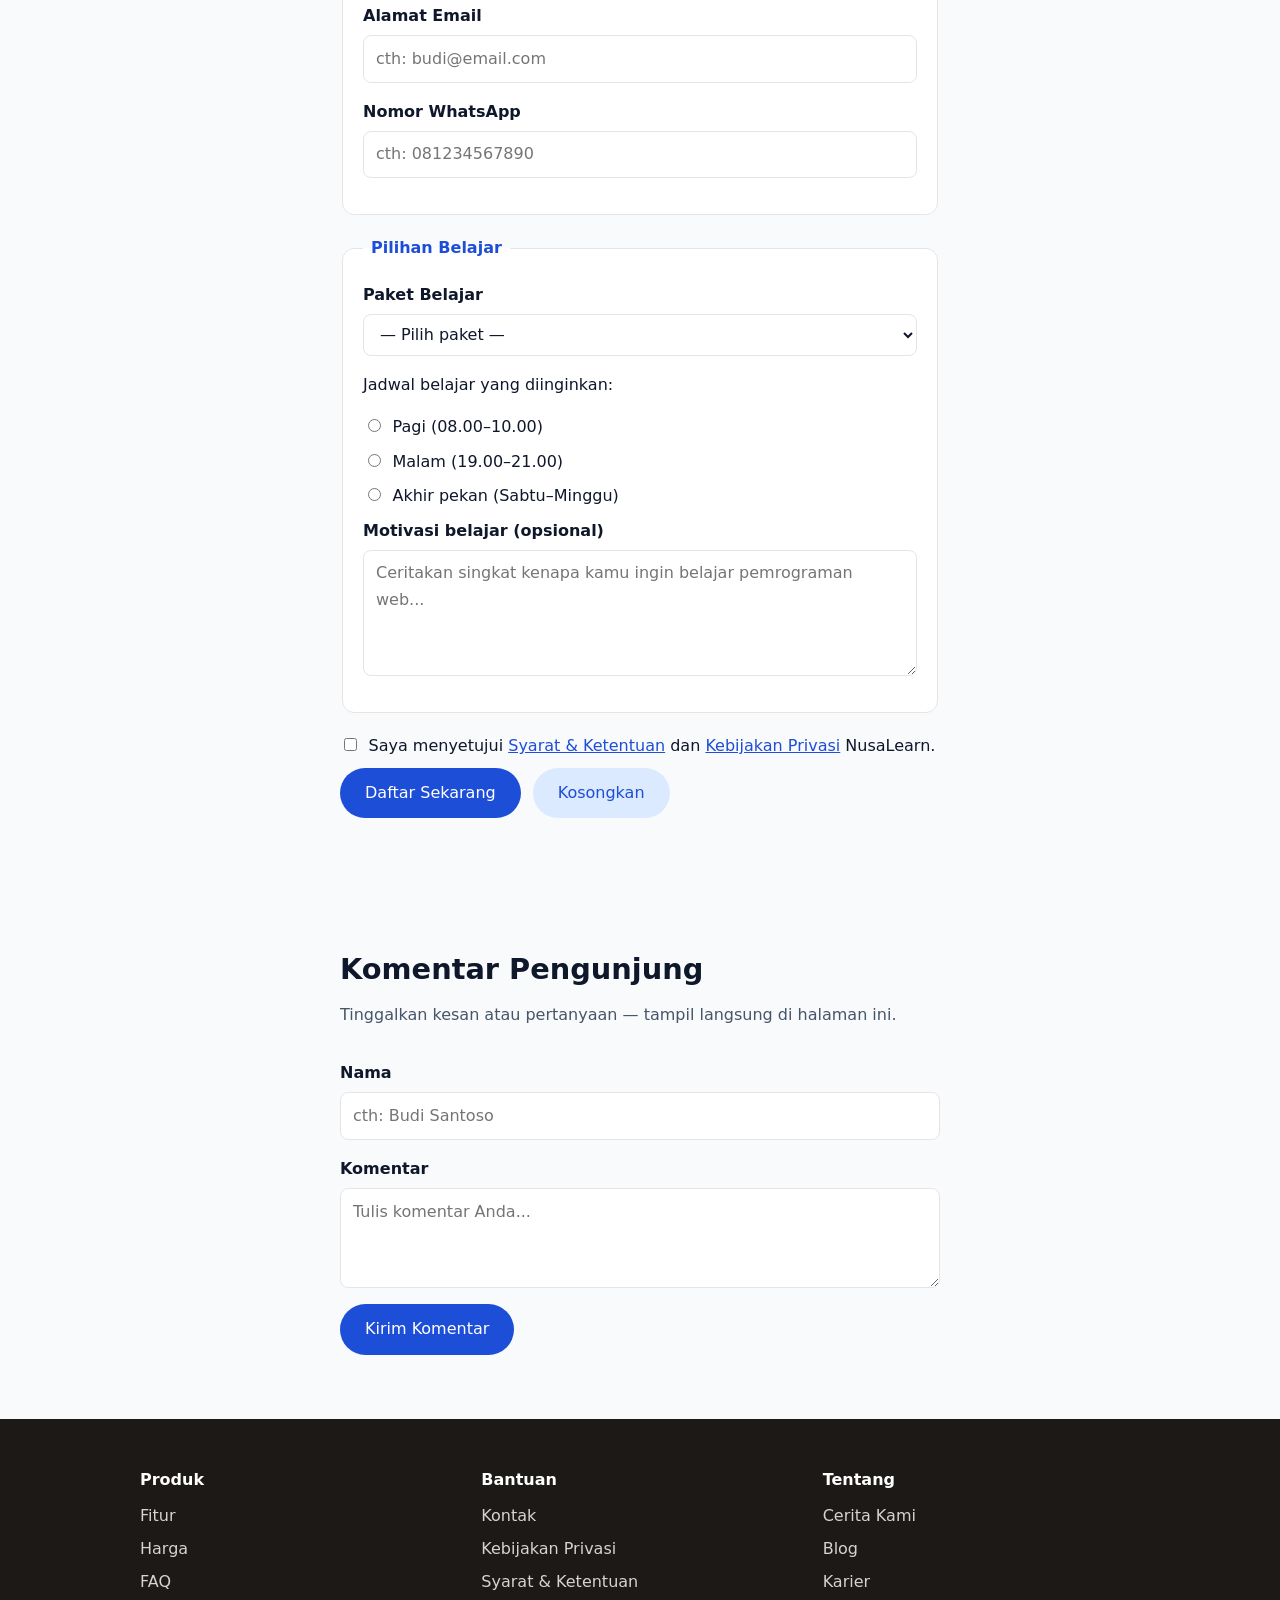
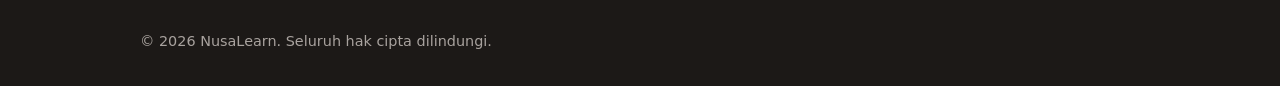
<file: bab-07-selesai/index.html>
<!DOCTYPE html>
<html lang="id">
<head>
  <meta charset="UTF-8">
  <meta name="viewport" content="width=device-width, initial-scale=1.0">
  <meta name="description" content="NusaLearn — platform belajar pemrograman web berbahasa Indonesia. Kurikulum terstruktur, mentor praktisi, proyek portofolio, dan sertifikat kelulusan.">
  <title>NusaLearn — Kuasai Pemrograman Web dari Nol</title>

  <!-- CSS eksternal: satu berkas, bisa di-cache peramban -->
  <link rel="stylesheet" href="css/style.css">
</head>
<body>

  <!-- ===== KEPALA & NAVIGASI ===== -->
  <header class="header-situs">
    <div class="wadah header-isi">
      <a class="logo" href="#beranda">
        <img src="assets/logo.svg" alt="Logo NusaLearn" width="40" height="40">
        <span>NusaLearn</span>
      </a>
      <div class="header-aksi">
        <button class="nav-toggle" id="nav-toggle" aria-label="Buka menu navigasi" aria-expanded="false">
  <span class="nav-bars" aria-hidden="true"><span></span><span></span><span></span></span>
  Menu
</button>
      </div>
      <nav class="nav-utama" id="nav-utama">
        <ul class="daftar-nav">
          <li><a href="#beranda">Beranda</a></li>
          <li><a href="#fitur">Fitur</a></li>
          <li class="punya-submenu">
            <a href="#harga" class="tautan-submenu" aria-haspopup="true" aria-expanded="false">Paket <span class="caret" aria-hidden="true">&#9662;</span></a>
            <ul class="submenu">
              <li><a href="#harga-pemula">Kelas Pemula</a></li>
              <li><a href="#harga-pro">Kelas Pro</a></li>
              <li><a href="#harga-tim">Kelas Tim</a></li>
            </ul>
          </li>
          <li><a href="#testimoni">Testimoni</a></li>
          <li><a href="#faq">FAQ</a></li>
          <li><a class="tombol tombol-primer" href="#daftar">Daftar</a></li>
        </ul>
      </nav>
    </div>
  </header>

  <main>

    <!-- ===== HERO ===== -->
    <section id="beranda" class="hero">
      <div class="wadah hero-isi">
        <div class="hero-teks">
          <h1>Kuasai Pemrograman Web, dari Nol sampai Siap Kerja</h1>
          <p class="lead">NusaLearn adalah platform belajar pemrograman web
             berbahasa Indonesia dengan kurikulum terstruktur, mentor praktisi,
             dan proyek nyata untuk portofolio Anda.</p>
          <p class="hero-aksi">
            <a class="tombol tombol-primer" href="#daftar">Mulai Belajar</a>
            <a class="tombol tombol-bayangan" href="#fitur">Lihat Fitur</a>
          </p>
          <p id="sapaan" class="sapaan" hidden></p>
          <ul class="statistik">
            <li><strong>12.500+</strong> alumni</li>
            <li><strong>4,9/5</strong> rating peserta</li>
            <li><strong>120+</strong> video materi</li>
          </ul>
        </div>
        <div class="hero-media">
          <img src="assets/hero.svg" alt="Ilustrasi tampilan dashboard kursus NusaLearn"
               width="640" height="420" loading="lazy">
        </div>
      </div>
    </section>

    <!-- ===== FITUR ===== -->
    <section id="fitur">
      <div class="wadah">
        <h2>Kenapa Belajar di NusaLearn?</h2>
        <p class="subjudul-bagian">Semua yang kamu butuhkan untuk menjadi web developer.</p>
        <ul class="daftar-fitur" id="daftar-fitur">
        <li class="kartu"><h3>Kurikulum Terstruktur</h3>
          <p>Materi disusun bertahap dari HTML, CSS, hingga JavaScript — cocok untuk pemula tanpa latar IT.</p></li>
        <li class="kartu"><h3>Mentor Praktisi</h3>
          <p>Dibimbing langsung oleh developer yang aktif bekerja di industri teknologi.</p></li>
        <li class="kartu"><h3>Proyek Portofolio</h3>
          <p>Setiap modul ditutup dengan proyek nyata yang bisa dipamerkan ke calon perusahaan.</p></li>
        <li class="kartu"><h3>Sertifikat Kelulusan</h3>
          <p>Dapatkan sertifikat terverifikasi setelah menyelesaikan seluruh modul dan ujian akhir.</p></li>
        <li class="kartu"><h3>Komunitas Aktif</h3>
          <p>Bergabung dengan 8.000+ member untuk diskusi, code review, dan info lowongan kerja.</p></li>
        <li class="kartu"><h3>Akses Selamanya</h3>
          <p>Sekali bayar, akses seluruh materi dan pembaruan kurikulum selamanya.</p></li>
      </ul>
      </div>
    </section>

    <!-- ===== HARGA ===== -->
    <section id="harga">
      <div class="wadah">
        <h2>Pilih Paket Belajarmu</h2>
        <p class="subjudul-bagian">Harga transparan, tanpa biaya tersembunyi.</p>
        <div class="daftar-harga" id="daftar-harga">
        <article class="kartu-harga" id="harga-pemula">
          <h3>Pemula</h3>
          <p class="harga-angka">Gratis</p>
          <ul><li>Modul HTML dasar</li><li>Akses komunitas</li></ul>
          <a class="tombol tombol-bayangan" href="#daftar">Pilih Pemula</a>
        </article>
        <article class="kartu-harga unggulan" id="harga-pro">
          <span class="lencana">Paling Populer</span>
          <h3>Pro</h3>
          <p class="harga-angka">Rp299.000<small> /selamanya</small></p>
          <ul><li>Semua modul &amp; pembaruan</li><li>Proyek portofolio</li>
              <li>Sertifikat kelulusan</li><li>Code review mentor</li></ul>
          <a class="tombol tombol-primer" href="#daftar">Pilih Pro</a>
        </article>
        <article class="kartu-harga" id="harga-tim">
          <h3>Kelas Tim</h3>
          <p class="harga-angka">Rp999.000<small> /5 orang</small></p>
          <ul><li>Semua fasilitas Pro</li><li>Untuk 5 anggota tim</li>
              <li>Sesi mentoring privat</li></ul>
          <a class="tombol tombol-bayangan" href="#daftar">Pilih Kelas Tim</a>
        </article>
      </div>
      </div>
    </section>

    <!-- ===== TESTIMONI ===== -->
    <section id="testimoni">
      <div class="wadah">
        <h2>Apa Kata Alumni?</h2>
        <p class="subjudul-bagian">Cerita nyata dari para lulusan NusaLearn.</p>
        <div class="daftar-testimoni" id="daftar-testimoni">
        <blockquote class="kartu-testimoni">
          <p>"Materinya runtut banget. Saya yang awalnya nggak tahu apa-apa soal coding, sekarang sudah bisa bikin website sendiri."</p>
          <footer>— Dewi Lestari, Pembaca</footer>
        </blockquote>
        <blockquote class="kartu-testimoni">
          <p>"Proyek portofolio dari NusaLearn jadi andalan saya saat interview. Alhamdulillah langsung diterima kerja."</p>
          <footer>— Rizky Pratama, Fresh Graduate</footer>
        </blockquote>
        <blockquote class="kartu-testimoni">
          <p>"Sebagai freelancer, sertifikat dan komunitasnya sangat membantu saya mendapat klien pertama."</p>
          <footer>— Sari Wulandari, Freelancer</footer>
        </blockquote>
      </div>
      </div>
    </section>

    <!-- ===== FAQ: akordeon ===== -->
    <section id="faq">
      <div class="wadah">
        <h2>Pertanyaan yang Sering Diajukan</h2>
        <div id="daftar-faq">
          <article class="faq-item">
          <h3>Apakah cocok untuk pemula tanpa latar IT?</h3>
          <p>Sangat cocok. Kurikulum dimulai dari konsep paling dasar dan setiap
             materi disertai latihan berlangkah.</p>
        </article>
        <article class="faq-item">
          <h3>Bagaimana format belajarnya?</h3>
          <p>Belajar mandiri lewat video dan modul interaktif, ditambah sesi
             tanya jawab mingguan bersama mentor.</p>
        </article>
        <article class="faq-item">
          <h3>Apakah ada garansi?</h3>
          <p>Ada. Paket Pro dan Kelas Tim dilindungi garansi uang kembali 14 hari
             tanpa syarat.</p>
        </article>
        </div>
      </div>
    </section>

    <!-- ===== FORMULIR PENDAFTARAN ===== -->
    <section id="daftar" class="formulir">
      <div class="wadah">
        <h2>Daftar Sekarang</h2>
        <p class="subjudul-bagian">Isi formulir di bawah ini dan mulai perjalanan belajarmu hari ini.</p>

        <form id="form-daftar" action="#" method="post">
          <fieldset>
            <legend>Data Diri</legend>

            <label for="nama">Nama Lengkap</label>
            <input type="text" id="nama" name="nama" required minlength="3" maxlength="60"
                   placeholder="cth: Budi Santoso" autocomplete="name">

            <label for="email">Alamat Email</label>
            <input type="email" id="email" name="email" required maxlength="100"
                   placeholder="cth: budi@email.com" autocomplete="email">

            <label for="whatsapp">Nomor WhatsApp</label>
            <input type="tel" id="whatsapp" name="whatsapp" required maxlength="15"
                   pattern="[0-9]{10,13}" placeholder="cth: 081234567890" autocomplete="tel">
          </fieldset>

          <fieldset>
            <legend>Pilihan Belajar</legend>

            <label for="paket">Paket Belajar</label>
            <select id="paket" name="paket" required>
              <option value="">— Pilih paket —</option>
              <optgroup label="Gratis">
                <option value="pemula">Pemula — Gratis</option>
              </optgroup>
              <optgroup label="Berbayar">
                <option value="pro">Pro — Rp299.000</option>
                <option value="tim">Kelas Tim — Rp999.000</option>
              </optgroup>
            </select>

            <p>Jadwal belajar yang diinginkan:</p>
            <div class="grup-radio">
              <input type="radio" id="jadwal-pagi" name="jadwal" value="pagi" required>
              <label for="jadwal-pagi">Pagi (08.00–10.00)</label>
            </div>
            <div class="grup-radio">
              <input type="radio" id="jadwal-malam" name="jadwal" value="malam">
              <label for="jadwal-malam">Malam (19.00–21.00)</label>
            </div>
            <div class="grup-radio">
              <input type="radio" id="jadwal-weekend" name="jadwal" value="weekend">
              <label for="jadwal-weekend">Akhir pekan (Sabtu–Minggu)</label>
            </div>

            <label for="motivasi">Motivasi belajar (opsional)</label>
            <textarea id="motivasi" name="motivasi" rows="4" maxlength="300"
                      placeholder="Ceritakan singkat kenapa kamu ingin belajar pemrograman web..."></textarea>
          </fieldset>

          <div class="grup-radio">
            <input type="checkbox" id="setuju" name="setuju" value="ya" required>
            <label for="setuju">Saya menyetujui
              <a href="#">Syarat &amp; Ketentuan</a> dan
              <a href="#">Kebijakan Privasi</a> NusaLearn.</label>
          </div>

          <div class="form-aksi">
            <button type="submit" class="tombol tombol-primer">Daftar Sekarang</button>
            <button type="reset" class="tombol tombol-bayangan">Kosongkan</button>
          </div>
        </form>
      </div>
    </section>

    <!-- ===== KOMENTAR PENGUNJUNG ===== -->
    <section id="komentar" class="formulir">
      <div class="wadah">
        <h2>Komentar Pengunjung</h2>
        <p class="subjudul-bagian">Tinggalkan kesan atau pertanyaan — tampil langsung di halaman ini.</p>

        <form id="form-komentar">
          <label for="komentar-nama">Nama</label>
          <input type="text" id="komentar-nama" name="nama" required maxlength="60"
                 placeholder="cth: Budi Santoso">

          <label for="komentar-pesan">Komentar</label>
          <textarea id="komentar-pesan" name="pesan" rows="3" required maxlength="300"
                    placeholder="Tulis komentar Anda..."></textarea>

          <div class="form-aksi">
            <button type="submit" class="tombol tombol-primer">Kirim Komentar</button>
          </div>
        </form>

        <div id="daftar-komentar" class="daftar-komentar" aria-live="polite"></div>
      </div>
    </section>

  </main>

  <!-- ===== KAKI ===== -->
  <footer class="footer-situs">
    <div class="wadah">
      <div class="footer-kolom">
        <section>
          <h3>Produk</h3>
          <ul>
            <li><a href="#fitur">Fitur</a></li>
            <li><a href="#harga">Harga</a></li>
            <li><a href="#faq">FAQ</a></li>
          </ul>
        </section>
        <section>
          <h3>Bantuan</h3>
          <ul>
            <li><a href="#">Kontak</a></li>
            <li><a href="#">Kebijakan Privasi</a></li>
            <li><a href="#">Syarat &amp; Ketentuan</a></li>
          </ul>
        </section>
        <section>
          <h3>Tentang</h3>
          <ul>
            <li><a href="#">Cerita Kami</a></li>
            <li><a href="#">Blog</a></li>
            <li><a href="#">Karier</a></li>
          </ul>
        </section>
      </div>
      <p class="hak-cipta">&copy; 2026 NusaLearn. Seluruh hak cipta dilindungi.</p>
    </div>
  </footer>

<script>

/* ==========================================================
   TUGAS 7 — Fungsi, Array, dan Objek Sederhana
   Data landing page dipindah ke struktur data JavaScript.
   Buka DevTools (F12) → tab Console untuk melihat hasilnya.
   ========================================================== */

// --- Array of objects: data paket harga ---
const daftarPaket = [
  { id: "pemula", nama: "Pemula",    harga: 0,      fasilitas: ["Modul HTML dasar", "Akses komunitas"] },
  { id: "pro",    nama: "Pro",       harga: 299000, fasilitas: ["Semua modul", "Proyek portofolio", "Sertifikat", "Code review mentor"] },
  { id: "tim",    nama: "Kelas Tim", harga: 999000, fasilitas: ["Semua fasilitas Pro", "Untuk 5 anggota", "Mentoring privat"] }
];

// --- Array of objects: data testimoni ---
const daftarTestimoni = [
  { nama: "Dewi Lestari",   peran: "Pembaca",       kutipan: "Materinya runtut banget, sekarang sudah bisa bikin website sendiri." },
  { nama: "Rizky Pratama",  peran: "Fresh Graduate",  kutipan: "Proyek portofolio jadi andalan saat interview kerja." },
  { nama: "Sari Wulandari", peran: "Freelancer",      kutipan: "Sertifikat dan komunitasnya membantu dapat klien pertama." }
];

// --- Fungsi deklaratif: format angka ke Rupiah ---
function formatRupiah(angka) {
  if (angka === 0) return "Gratis";
  return "Rp" + angka.toLocaleString("id-ID");
}

// --- Fungsi dengan nilai bawaan (default parameter) ---
function hitungTotal(harga, diskon = 0, pajak = 0.11) {
  const setelahDiskon = harga - (harga * diskon);
  return Math.round(setelahDiskon + (setelahDiskon * pajak));
}

// --- Arrow function: cari paket berdasarkan id ---
const cariPaket = (id) => daftarPaket.find((paket) => paket.id === id);

// --- Metode array: map, filter, forEach ---
console.log("== Daftar Paket ==");
daftarPaket.forEach((paket) => {
  console.log(`- ${paket.nama}: ${formatRupiah(paket.harga)} (${paket.fasilitas.length} fasilitas)`);
});

const namaPaket = daftarPaket.map((paket) => paket.nama);
console.log("Nama-nama paket:", namaPaket.join(", "));

const paketBerbayar = daftarPaket.filter((paket) => paket.harga > 0);
console.log(`Paket berbayar ada ${paketBerbayar.length}: ${paketBerbayar.map((p) => p.nama).join(", ")}`);

// --- Simulasi perhitungan pesanan ---
const pesanan = cariPaket("pro");
const total = hitungTotal(pesanan.harga, 0.2);   // diskon promo 20%
console.log(`Pesanan: ${pesanan.nama} — total bayar ${formatRupiah(total)} (sudah termasuk pajak)`);

// --- Ringkasan testimoni dari array ---
console.log("== Testimoni ==");
daftarTestimoni.forEach((t, i) => {
  console.log(`${i + 1}. ${t.nama} (${t.peran}): "${t.kutipan}"`);
});

</script>

</body>
</html>
</file>
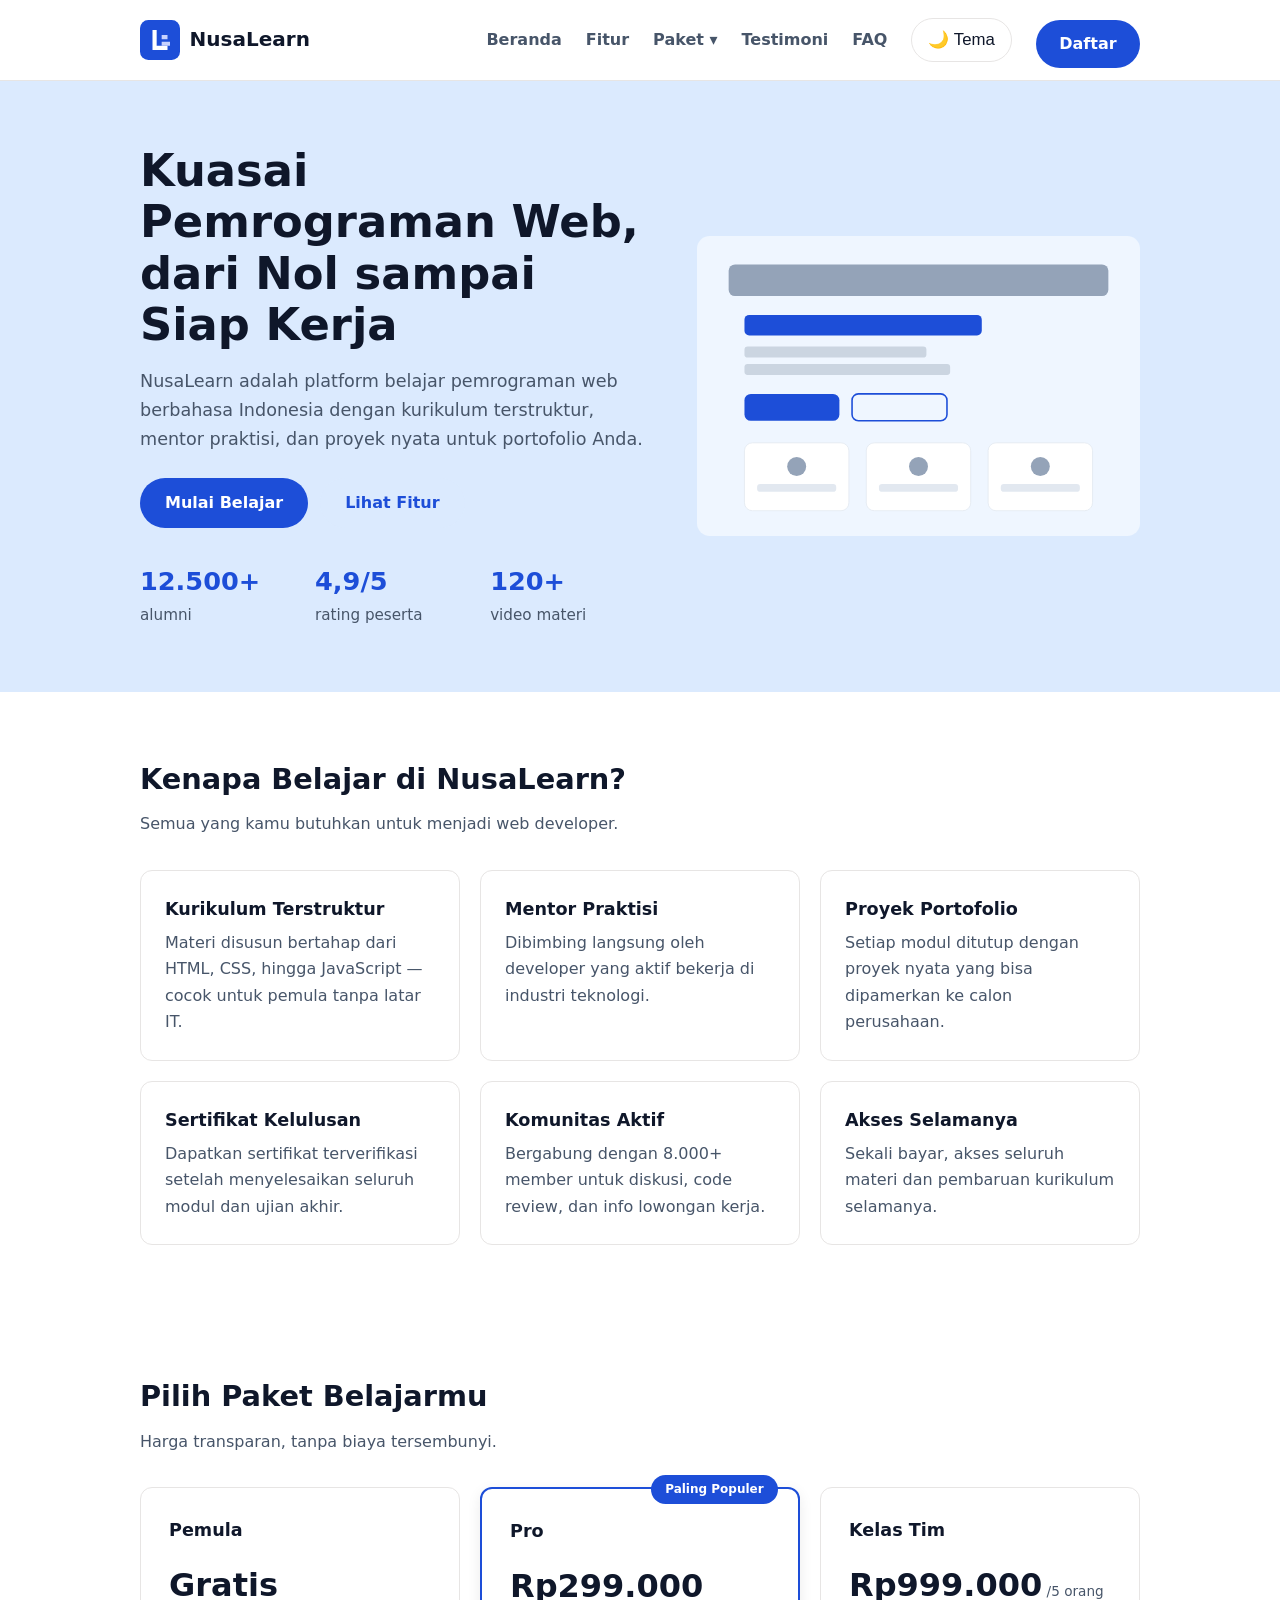
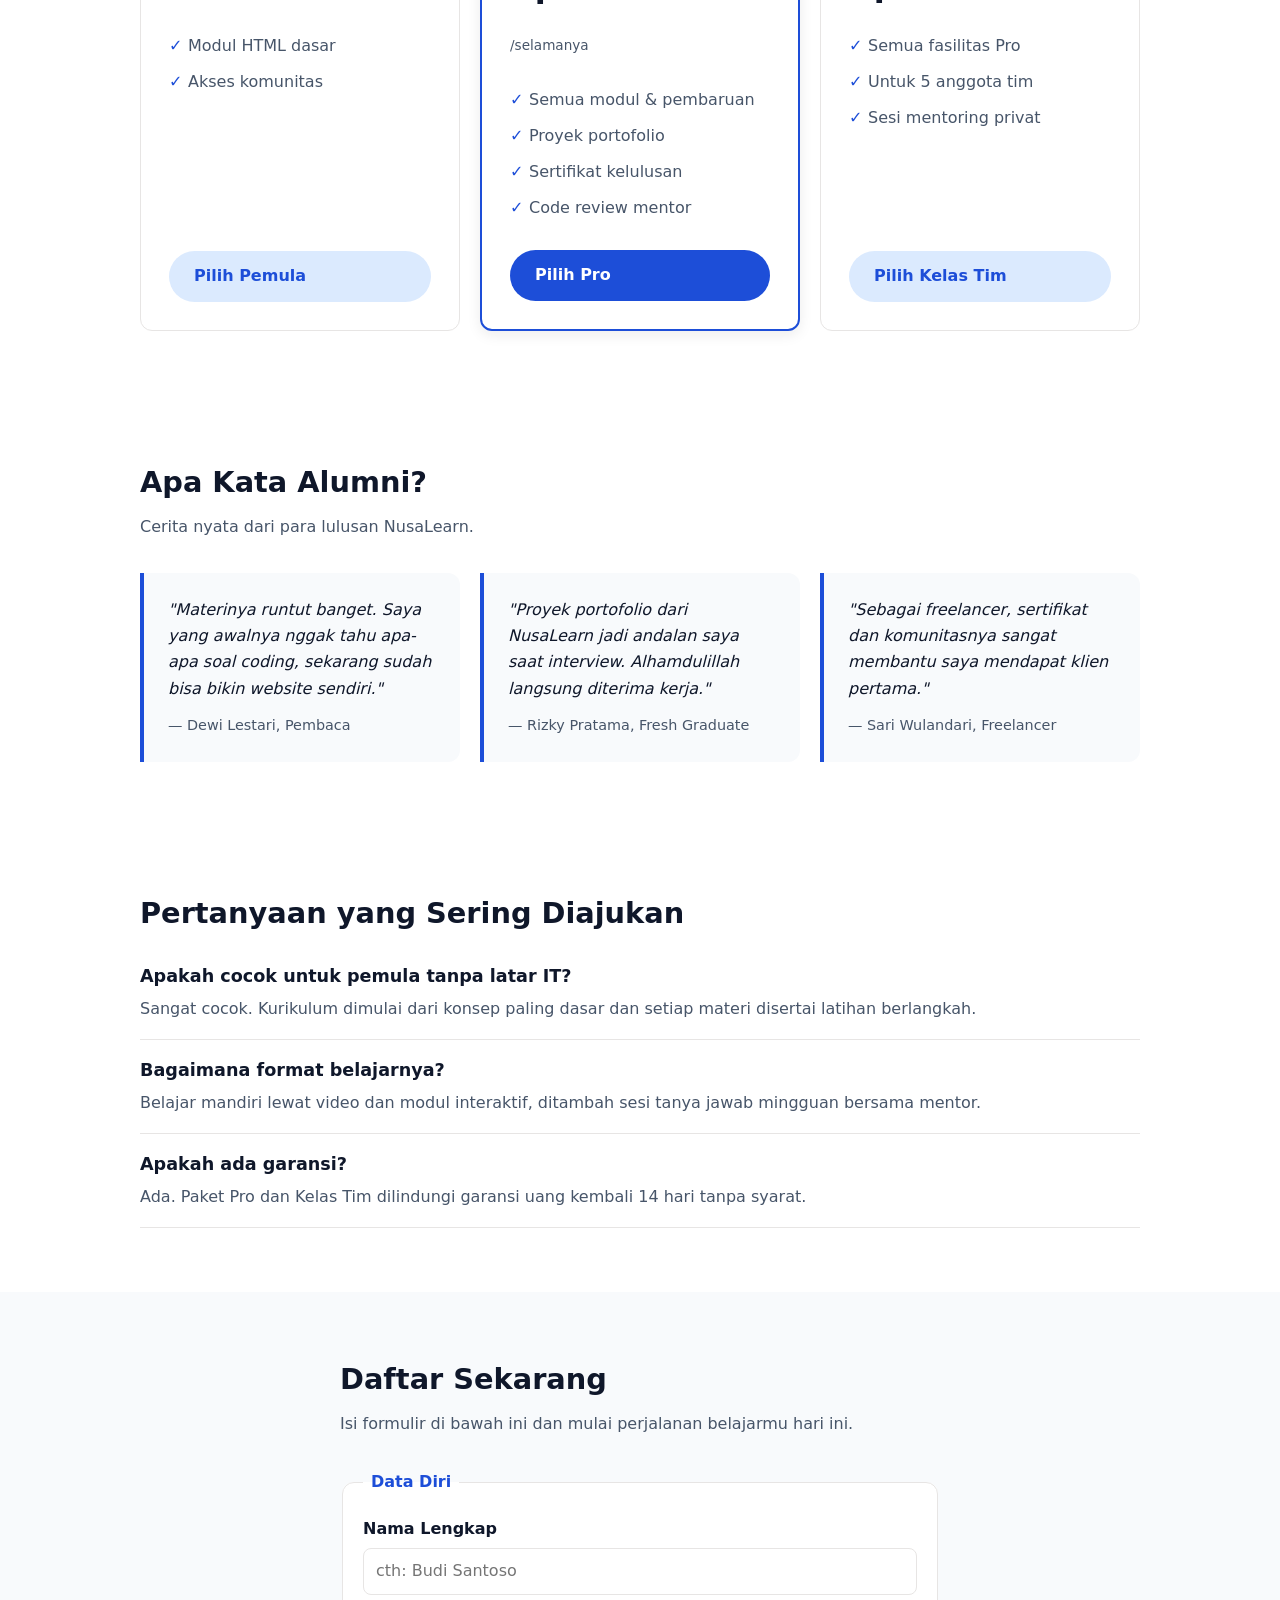
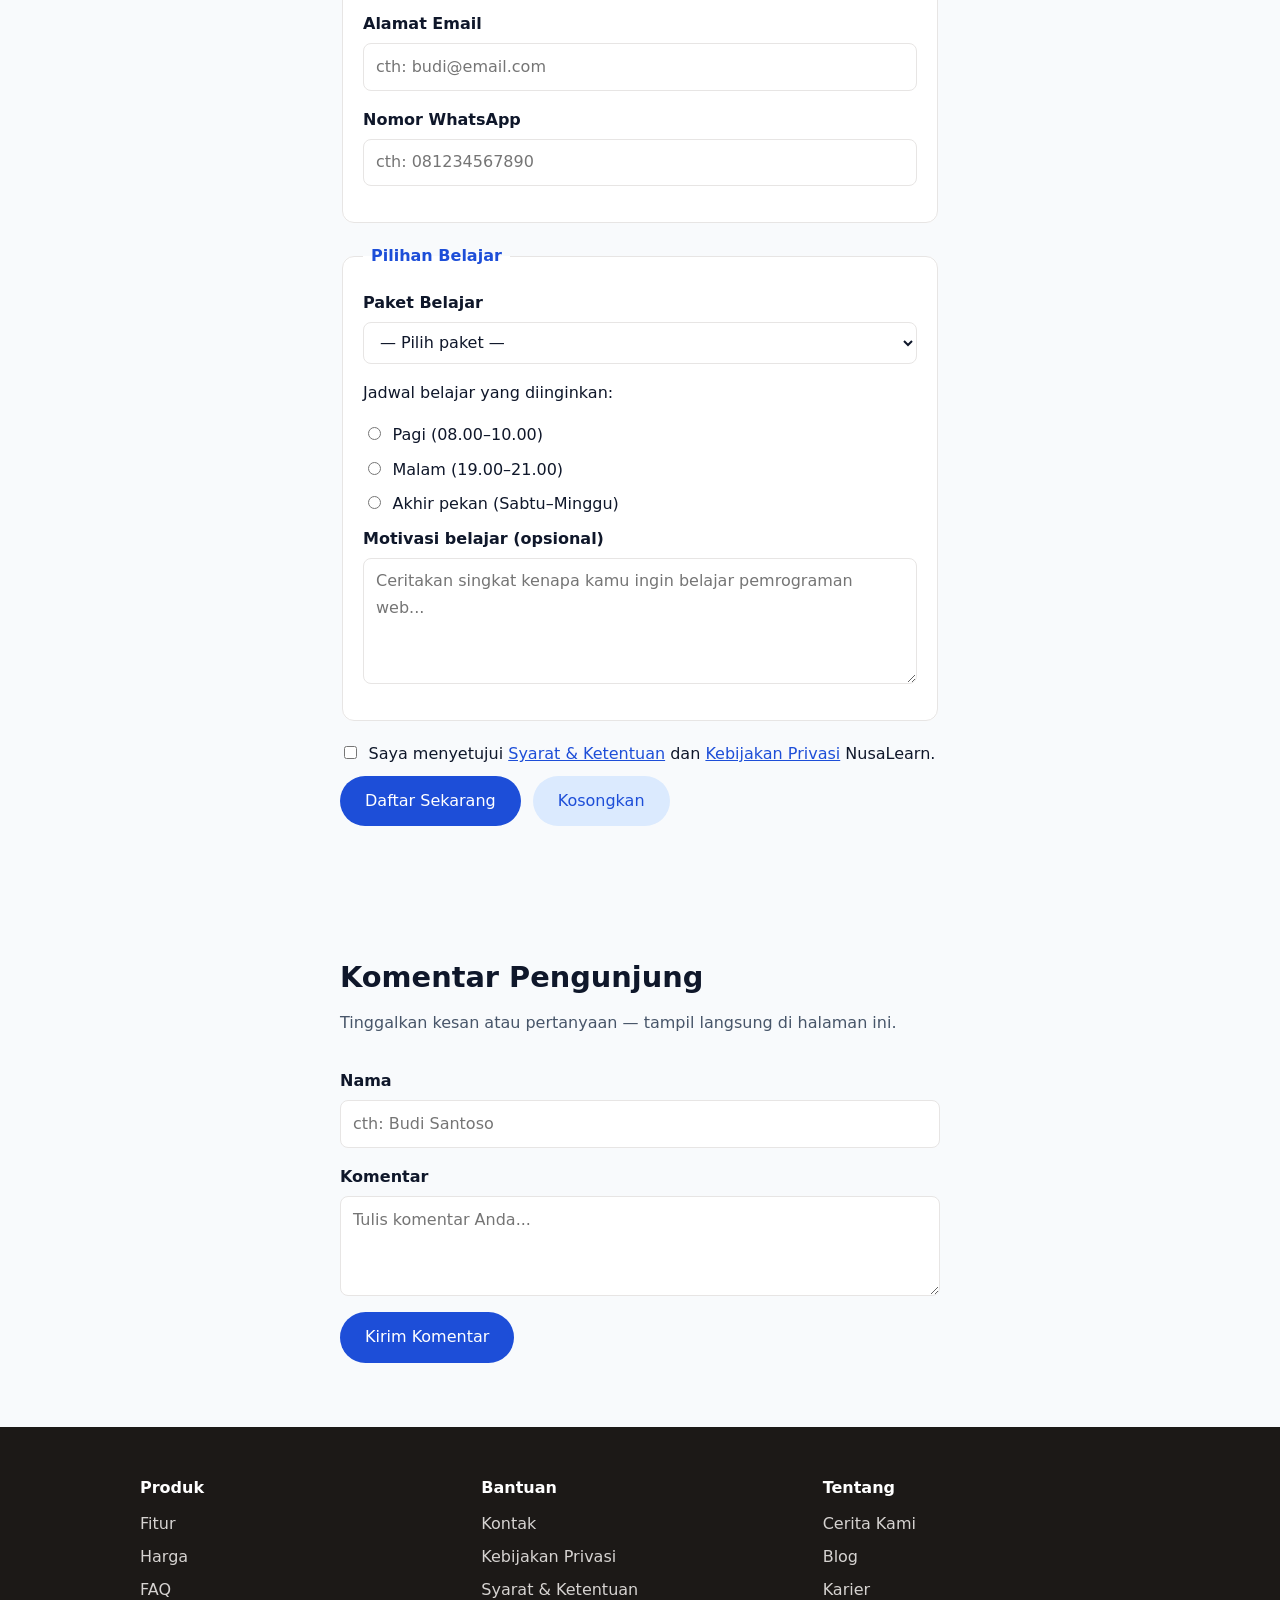
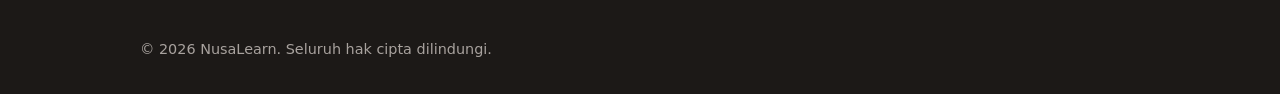
<file: bab-08-selesai/index.html>
<!DOCTYPE html>
<html lang="id">
<head>
  <meta charset="UTF-8">
  <meta name="viewport" content="width=device-width, initial-scale=1.0">
  <meta name="description" content="NusaLearn — platform belajar pemrograman web berbahasa Indonesia. Kurikulum terstruktur, mentor praktisi, proyek portofolio, dan sertifikat kelulusan.">
  <title>NusaLearn — Kuasai Pemrograman Web dari Nol</title>

  <!-- CSS eksternal: satu berkas, bisa di-cache peramban -->
  <link rel="stylesheet" href="css/style.css">
</head>
<body>

  <!-- ===== KEPALA & NAVIGASI ===== -->
  <header class="header-situs">
    <div class="wadah header-isi">
      <a class="logo" href="#beranda">
        <img src="assets/logo.svg" alt="Logo NusaLearn" width="40" height="40">
        <span>NusaLearn</span>
      </a>
      <div class="header-aksi">
        <button class="nav-toggle" id="nav-toggle" aria-label="Buka menu navigasi" aria-expanded="false">
  <span class="nav-bars" aria-hidden="true"><span></span><span></span><span></span></span>
  Menu
</button>
      </div>
      <nav class="nav-utama" id="nav-utama">
        <ul class="daftar-nav">
          <li><a href="#beranda">Beranda</a></li>
          <li><a href="#fitur">Fitur</a></li>
          <li class="punya-submenu">
            <a href="#harga" class="tautan-submenu" aria-haspopup="true" aria-expanded="false">Paket <span class="caret" aria-hidden="true">&#9662;</span></a>
            <ul class="submenu">
              <li><a href="#harga-pemula">Kelas Pemula</a></li>
              <li><a href="#harga-pro">Kelas Pro</a></li>
              <li><a href="#harga-tim">Kelas Tim</a></li>
            </ul>
          </li>
          <li><a href="#testimoni">Testimoni</a></li>
          <li><a href="#faq">FAQ</a></li>
          <li><button id="tombol-tema" class="tombol-tema" aria-label="Ganti tema gelap/terang">🌙 Tema</button></li>
          <li><a class="tombol tombol-primer" href="#daftar">Daftar</a></li>
        </ul>
      </nav>
    </div>
  </header>

  <main>

    <!-- ===== HERO ===== -->
    <section id="beranda" class="hero">
      <div class="wadah hero-isi">
        <div class="hero-teks">
          <h1>Kuasai Pemrograman Web, dari Nol sampai Siap Kerja</h1>
          <p class="lead">NusaLearn adalah platform belajar pemrograman web
             berbahasa Indonesia dengan kurikulum terstruktur, mentor praktisi,
             dan proyek nyata untuk portofolio Anda.</p>
          <p class="hero-aksi">
            <a class="tombol tombol-primer" href="#daftar">Mulai Belajar</a>
            <a class="tombol tombol-bayangan" href="#fitur">Lihat Fitur</a>
          </p>
          <p id="sapaan" class="sapaan" hidden></p>
          <ul class="statistik">
            <li><strong>12.500+</strong> alumni</li>
            <li><strong>4,9/5</strong> rating peserta</li>
            <li><strong>120+</strong> video materi</li>
          </ul>
        </div>
        <div class="hero-media">
          <img src="assets/hero.svg" alt="Ilustrasi tampilan dashboard kursus NusaLearn"
               width="640" height="420" loading="lazy">
        </div>
      </div>
    </section>

    <!-- ===== FITUR ===== -->
    <section id="fitur">
      <div class="wadah">
        <h2>Kenapa Belajar di NusaLearn?</h2>
        <p class="subjudul-bagian">Semua yang kamu butuhkan untuk menjadi web developer.</p>
        <ul class="daftar-fitur" id="daftar-fitur"></ul>
      </div>
    </section>

    <!-- ===== HARGA ===== -->
    <section id="harga">
      <div class="wadah">
        <h2>Pilih Paket Belajarmu</h2>
        <p class="subjudul-bagian">Harga transparan, tanpa biaya tersembunyi.</p>
        <div class="daftar-harga" id="daftar-harga"></div>
      </div>
    </section>

    <!-- ===== TESTIMONI ===== -->
    <section id="testimoni">
      <div class="wadah">
        <h2>Apa Kata Alumni?</h2>
        <p class="subjudul-bagian">Cerita nyata dari para lulusan NusaLearn.</p>
        <div class="daftar-testimoni" id="daftar-testimoni"></div>
      </div>
    </section>

    <!-- ===== FAQ: akordeon ===== -->
    <section id="faq">
      <div class="wadah">
        <h2>Pertanyaan yang Sering Diajukan</h2>
        <div id="daftar-faq">
          <article class="faq-item">
          <h3>Apakah cocok untuk pemula tanpa latar IT?</h3>
          <p>Sangat cocok. Kurikulum dimulai dari konsep paling dasar dan setiap
             materi disertai latihan berlangkah.</p>
        </article>
        <article class="faq-item">
          <h3>Bagaimana format belajarnya?</h3>
          <p>Belajar mandiri lewat video dan modul interaktif, ditambah sesi
             tanya jawab mingguan bersama mentor.</p>
        </article>
        <article class="faq-item">
          <h3>Apakah ada garansi?</h3>
          <p>Ada. Paket Pro dan Kelas Tim dilindungi garansi uang kembali 14 hari
             tanpa syarat.</p>
        </article>
        </div>
      </div>
    </section>

    <!-- ===== FORMULIR PENDAFTARAN ===== -->
    <section id="daftar" class="formulir">
      <div class="wadah">
        <h2>Daftar Sekarang</h2>
        <p class="subjudul-bagian">Isi formulir di bawah ini dan mulai perjalanan belajarmu hari ini.</p>

        <form id="form-daftar" action="#" method="post">
          <fieldset>
            <legend>Data Diri</legend>

            <label for="nama">Nama Lengkap</label>
            <input type="text" id="nama" name="nama" required minlength="3" maxlength="60"
                   placeholder="cth: Budi Santoso" autocomplete="name">

            <label for="email">Alamat Email</label>
            <input type="email" id="email" name="email" required maxlength="100"
                   placeholder="cth: budi@email.com" autocomplete="email">

            <label for="whatsapp">Nomor WhatsApp</label>
            <input type="tel" id="whatsapp" name="whatsapp" required maxlength="15"
                   pattern="[0-9]{10,13}" placeholder="cth: 081234567890" autocomplete="tel">
          </fieldset>

          <fieldset>
            <legend>Pilihan Belajar</legend>

            <label for="paket">Paket Belajar</label>
            <select id="paket" name="paket" required>
              <option value="">— Pilih paket —</option>
              <optgroup label="Gratis">
                <option value="pemula">Pemula — Gratis</option>
              </optgroup>
              <optgroup label="Berbayar">
                <option value="pro">Pro — Rp299.000</option>
                <option value="tim">Kelas Tim — Rp999.000</option>
              </optgroup>
            </select>

            <p>Jadwal belajar yang diinginkan:</p>
            <div class="grup-radio">
              <input type="radio" id="jadwal-pagi" name="jadwal" value="pagi" required>
              <label for="jadwal-pagi">Pagi (08.00–10.00)</label>
            </div>
            <div class="grup-radio">
              <input type="radio" id="jadwal-malam" name="jadwal" value="malam">
              <label for="jadwal-malam">Malam (19.00–21.00)</label>
            </div>
            <div class="grup-radio">
              <input type="radio" id="jadwal-weekend" name="jadwal" value="weekend">
              <label for="jadwal-weekend">Akhir pekan (Sabtu–Minggu)</label>
            </div>

            <label for="motivasi">Motivasi belajar (opsional)</label>
            <textarea id="motivasi" name="motivasi" rows="4" maxlength="300"
                      placeholder="Ceritakan singkat kenapa kamu ingin belajar pemrograman web..."></textarea>
          </fieldset>

          <div class="grup-radio">
            <input type="checkbox" id="setuju" name="setuju" value="ya" required>
            <label for="setuju">Saya menyetujui
              <a href="#">Syarat &amp; Ketentuan</a> dan
              <a href="#">Kebijakan Privasi</a> NusaLearn.</label>
          </div>

          <div class="form-aksi">
            <button type="submit" class="tombol tombol-primer">Daftar Sekarang</button>
            <button type="reset" class="tombol tombol-bayangan">Kosongkan</button>
          </div>
        </form>
      </div>
    </section>

    <!-- ===== KOMENTAR PENGUNJUNG ===== -->
    <section id="komentar" class="formulir">
      <div class="wadah">
        <h2>Komentar Pengunjung</h2>
        <p class="subjudul-bagian">Tinggalkan kesan atau pertanyaan — tampil langsung di halaman ini.</p>

        <form id="form-komentar">
          <label for="komentar-nama">Nama</label>
          <input type="text" id="komentar-nama" name="nama" required maxlength="60"
                 placeholder="cth: Budi Santoso">

          <label for="komentar-pesan">Komentar</label>
          <textarea id="komentar-pesan" name="pesan" rows="3" required maxlength="300"
                    placeholder="Tulis komentar Anda..."></textarea>

          <div class="form-aksi">
            <button type="submit" class="tombol tombol-primer">Kirim Komentar</button>
          </div>
        </form>

        <div id="daftar-komentar" class="daftar-komentar" aria-live="polite"></div>
      </div>
    </section>

  </main>

  <!-- ===== KAKI ===== -->
  <footer class="footer-situs">
    <div class="wadah">
      <div class="footer-kolom">
        <section>
          <h3>Produk</h3>
          <ul>
            <li><a href="#fitur">Fitur</a></li>
            <li><a href="#harga">Harga</a></li>
            <li><a href="#faq">FAQ</a></li>
          </ul>
        </section>
        <section>
          <h3>Bantuan</h3>
          <ul>
            <li><a href="#">Kontak</a></li>
            <li><a href="#">Kebijakan Privasi</a></li>
            <li><a href="#">Syarat &amp; Ketentuan</a></li>
          </ul>
        </section>
        <section>
          <h3>Tentang</h3>
          <ul>
            <li><a href="#">Cerita Kami</a></li>
            <li><a href="#">Blog</a></li>
            <li><a href="#">Karier</a></li>
          </ul>
        </section>
      </div>
      <p class="hak-cipta">&copy; 2026 NusaLearn. Seluruh hak cipta dilindungi.</p>
    </div>
  </footer>

<script>

    /* ==========================================================
       TUGAS 8 — Manipulasi DOM
       Konten fitur, harga, dan testimoni kini dirender dari data
       JavaScript. Tombol tema menukar kelas pada <body>.
       ========================================================== */

    // --- Data sumber (array of objects) ---
    const daftarFitur = [
      { judul: "Kurikulum Terstruktur", deskripsi: "Materi disusun bertahap dari HTML, CSS, hingga JavaScript — cocok untuk pemula tanpa latar IT." },
      { judul: "Mentor Praktisi",       deskripsi: "Dibimbing langsung oleh developer yang aktif bekerja di industri teknologi." },
      { judul: "Proyek Portofolio",     deskripsi: "Setiap modul ditutup dengan proyek nyata yang bisa dipamerkan ke calon perusahaan." },
      { judul: "Sertifikat Kelulusan",  deskripsi: "Dapatkan sertifikat terverifikasi setelah menyelesaikan seluruh modul dan ujian akhir." },
      { judul: "Komunitas Aktif",       deskripsi: "Bergabung dengan 8.000+ member untuk diskusi, code review, dan info lowongan kerja." },
      { judul: "Akses Selamanya",       deskripsi: "Sekali bayar, akses seluruh materi dan pembaruan kurikulum selamanya." }
    ];

    const daftarPaket = [
      { nama: "Pemula",    harga: "Gratis",   catatan: "",           unggulan: false, fasilitas: ["Modul HTML dasar", "Akses komunitas"] },
      { nama: "Pro",       harga: "Rp299.000", catatan: "/selamanya", unggulan: true,  fasilitas: ["Semua modul & pembaruan", "Proyek portofolio", "Sertifikat kelulusan", "Code review mentor"] },
      { nama: "Kelas Tim", harga: "Rp999.000", catatan: "/5 orang",   unggulan: false, fasilitas: ["Semua fasilitas Pro", "Untuk 5 anggota tim", "Sesi mentoring privat"] }
    ];

    const daftarTestimoni = [
      { nama: "Dewi Lestari",   peran: "Pembaca",      kutipan: "Materinya runtut banget. Saya yang awalnya nggak tahu apa-apa soal coding, sekarang sudah bisa bikin website sendiri." },
      { nama: "Rizky Pratama",  peran: "Fresh Graduate", kutipan: "Proyek portofolio dari NusaLearn jadi andalan saya saat interview. Alhamdulillah langsung diterima kerja." },
      { nama: "Sari Wulandari", peran: "Freelancer",     kutipan: "Sebagai freelancer, sertifikat dan komunitasnya sangat membantu saya mendapat klien pertama." }
    ];

    // --- Render daftar fitur ---
    const wadahFitur = document.getElementById("daftar-fitur");
    daftarFitur.forEach((fitur) => {
      const li = document.createElement("li");
      li.className = "kartu";

      const h3 = document.createElement("h3");
      h3.textContent = fitur.judul;

      const p = document.createElement("p");
      p.textContent = fitur.deskripsi;

      li.append(h3, p);
      wadahFitur.append(li);
    });

    // --- Render kartu harga ---
    const wadahHarga = document.getElementById("daftar-harga");
    daftarPaket.forEach((paket) => {
      const kartu = document.createElement("article");
      kartu.className = paket.unggulan ? "kartu-harga unggulan" : "kartu-harga";
kartu.id = "harga-" + paket.id;

      if (paket.unggulan) {
        const lencana = document.createElement("span");
        lencana.className = "lencana";
        lencana.textContent = "Paling Populer";
        kartu.append(lencana);
      }

      const h3 = document.createElement("h3");
      h3.textContent = paket.nama;

      const harga = document.createElement("p");
      harga.className = "harga-angka";
      harga.textContent = paket.harga;
      if (paket.catatan) {
        const kecil = document.createElement("small");
        kecil.textContent = " " + paket.catatan;
        harga.append(kecil);
      }

      const ul = document.createElement("ul");
      paket.fasilitas.forEach((item) => {
        const li = document.createElement("li");
        li.textContent = item;
        ul.append(li);
      });

      const tombol = document.createElement("a");
      tombol.className = paket.unggulan ? "tombol tombol-primer" : "tombol tombol-bayangan";
      tombol.href = "#daftar";
      tombol.textContent = "Pilih " + paket.nama;

      kartu.append(h3, harga, ul, tombol);
      wadahHarga.append(kartu);
    });

    // --- Render testimoni ---
    const wadahTestimoni = document.getElementById("daftar-testimoni");
    daftarTestimoni.forEach((t) => {
      const blok = document.createElement("blockquote");
      blok.className = "kartu-testimoni";

      const p = document.createElement("p");
      p.textContent = `"${t.kutipan}"`;

      const footer = document.createElement("footer");
      footer.textContent = `— ${t.nama}, ${t.peran}`;

      blok.append(p, footer);
      wadahTestimoni.append(blok);
    });

    // --- Toggle tema gelap/terang: ubah kelas & atribut pada <body> ---
    const tombolTema = document.getElementById("tombol-tema");
    tombolTema.addEventListener("click", () => {
      document.body.classList.toggle("tema-gelap");
      const gelap = document.body.classList.contains("tema-gelap");
      tombolTema.textContent = gelap ? "☀️" : "🌙";
      tombolTema.setAttribute("aria-label",
        gelap ? "Ganti ke tema terang" : "Ganti ke tema gelap");
    });

    // --- Ubah teks elemen lewat DOM (contoh update judul dinamis) ---
    document.title = "NusaLearn — Kuasai Pemrograman Web dari Nol";

</script>

</body>
</html>
</file>
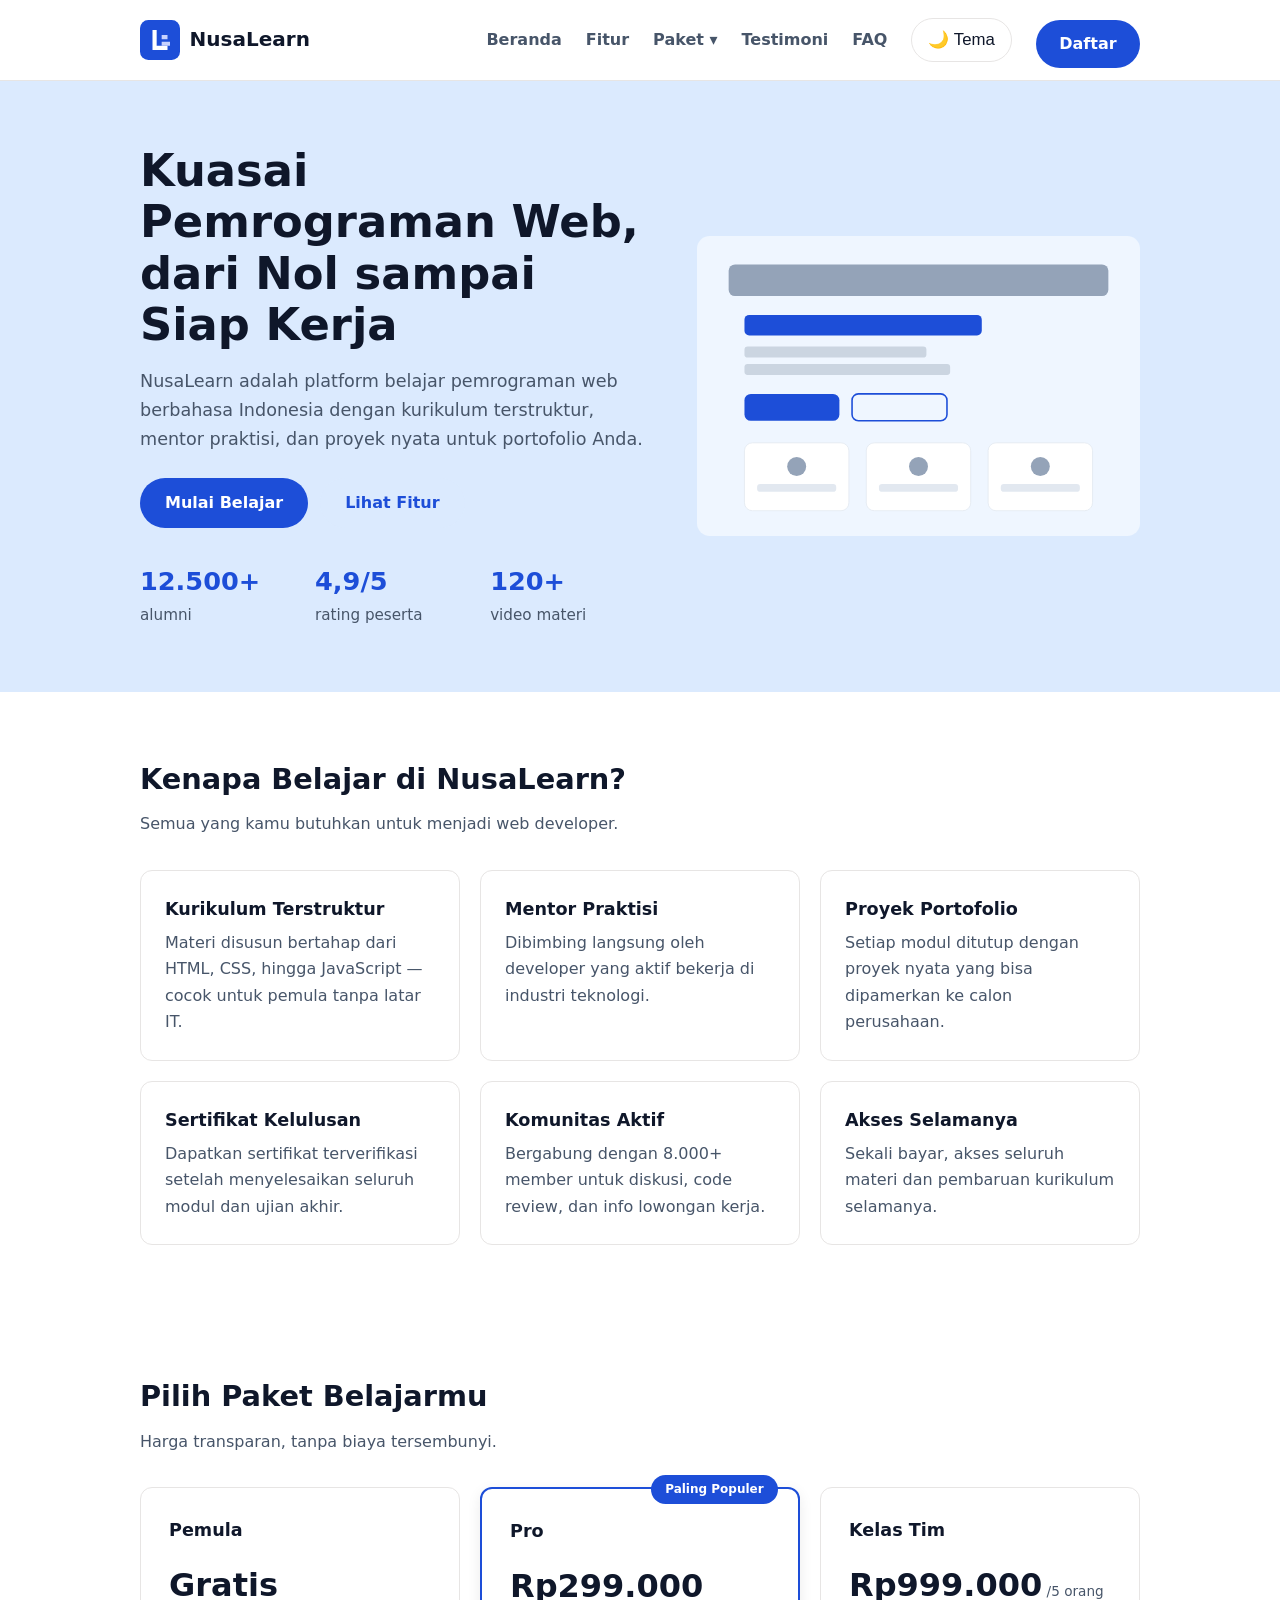
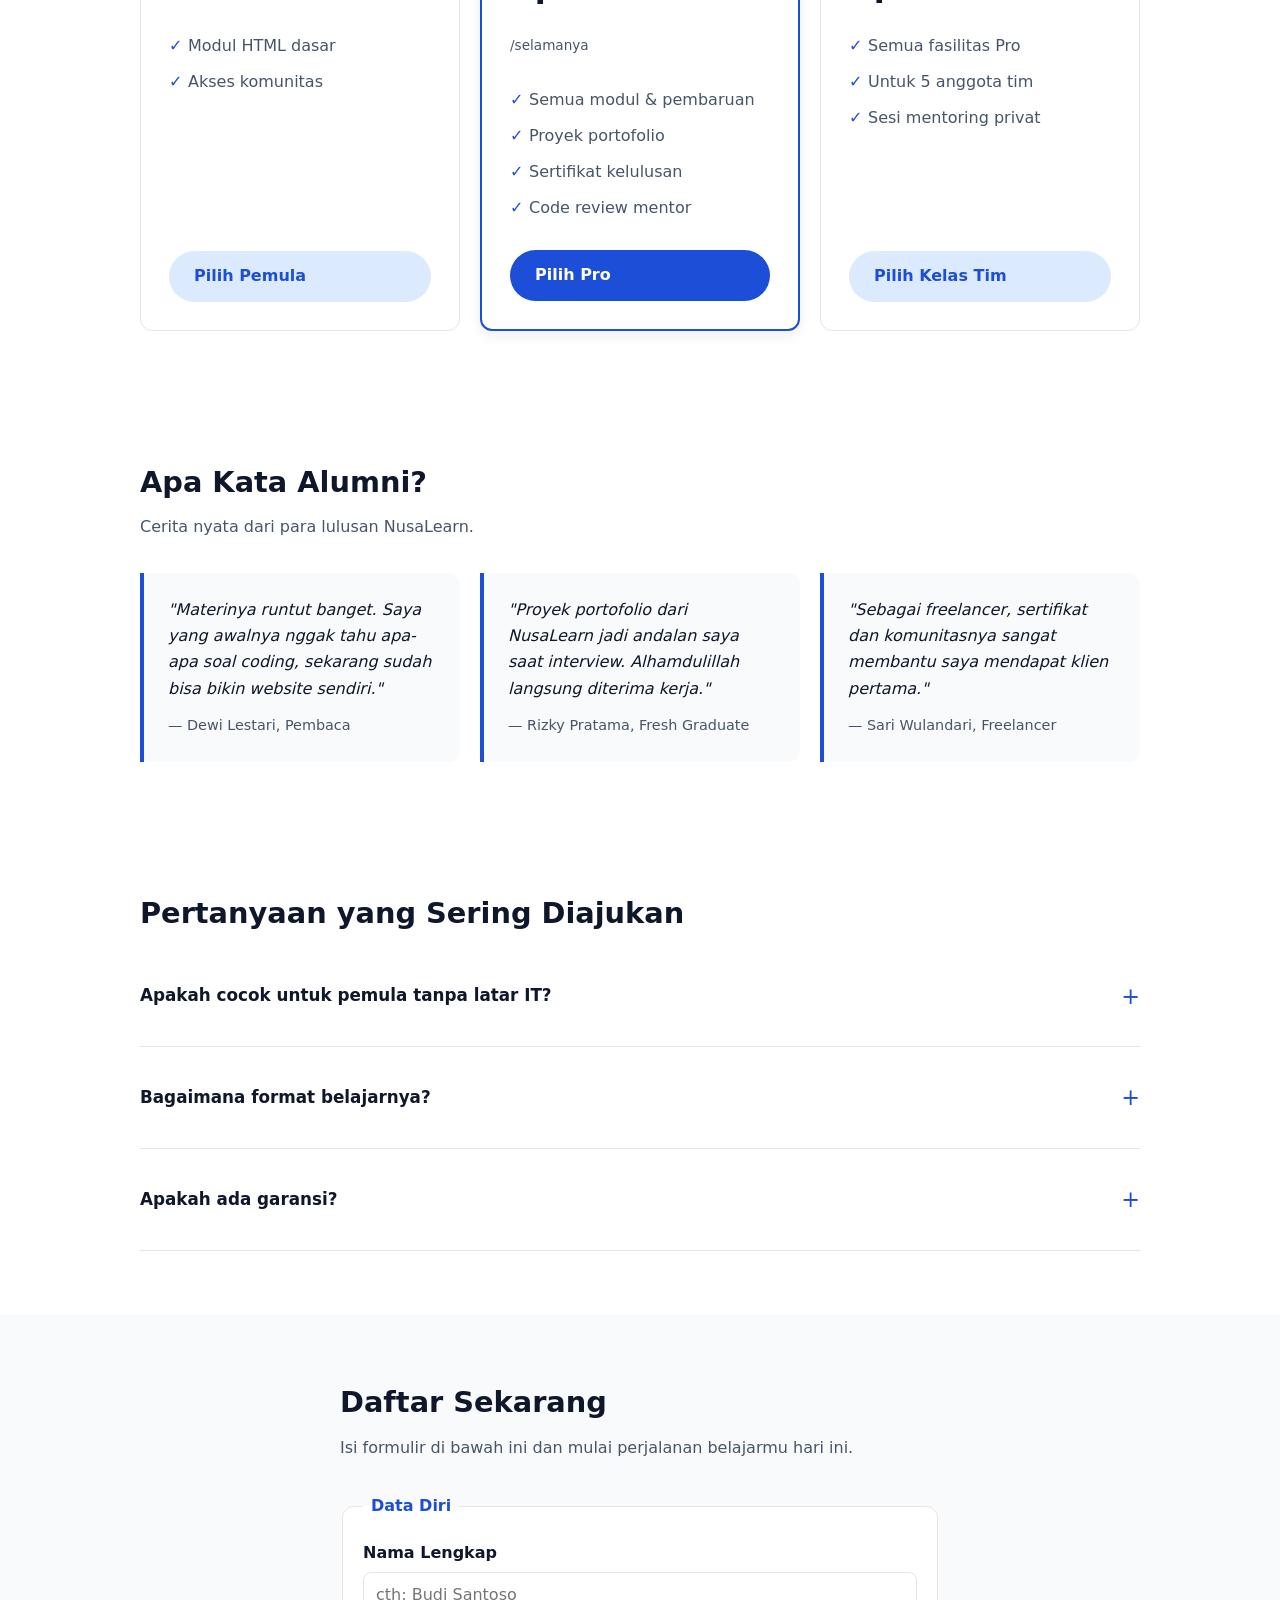
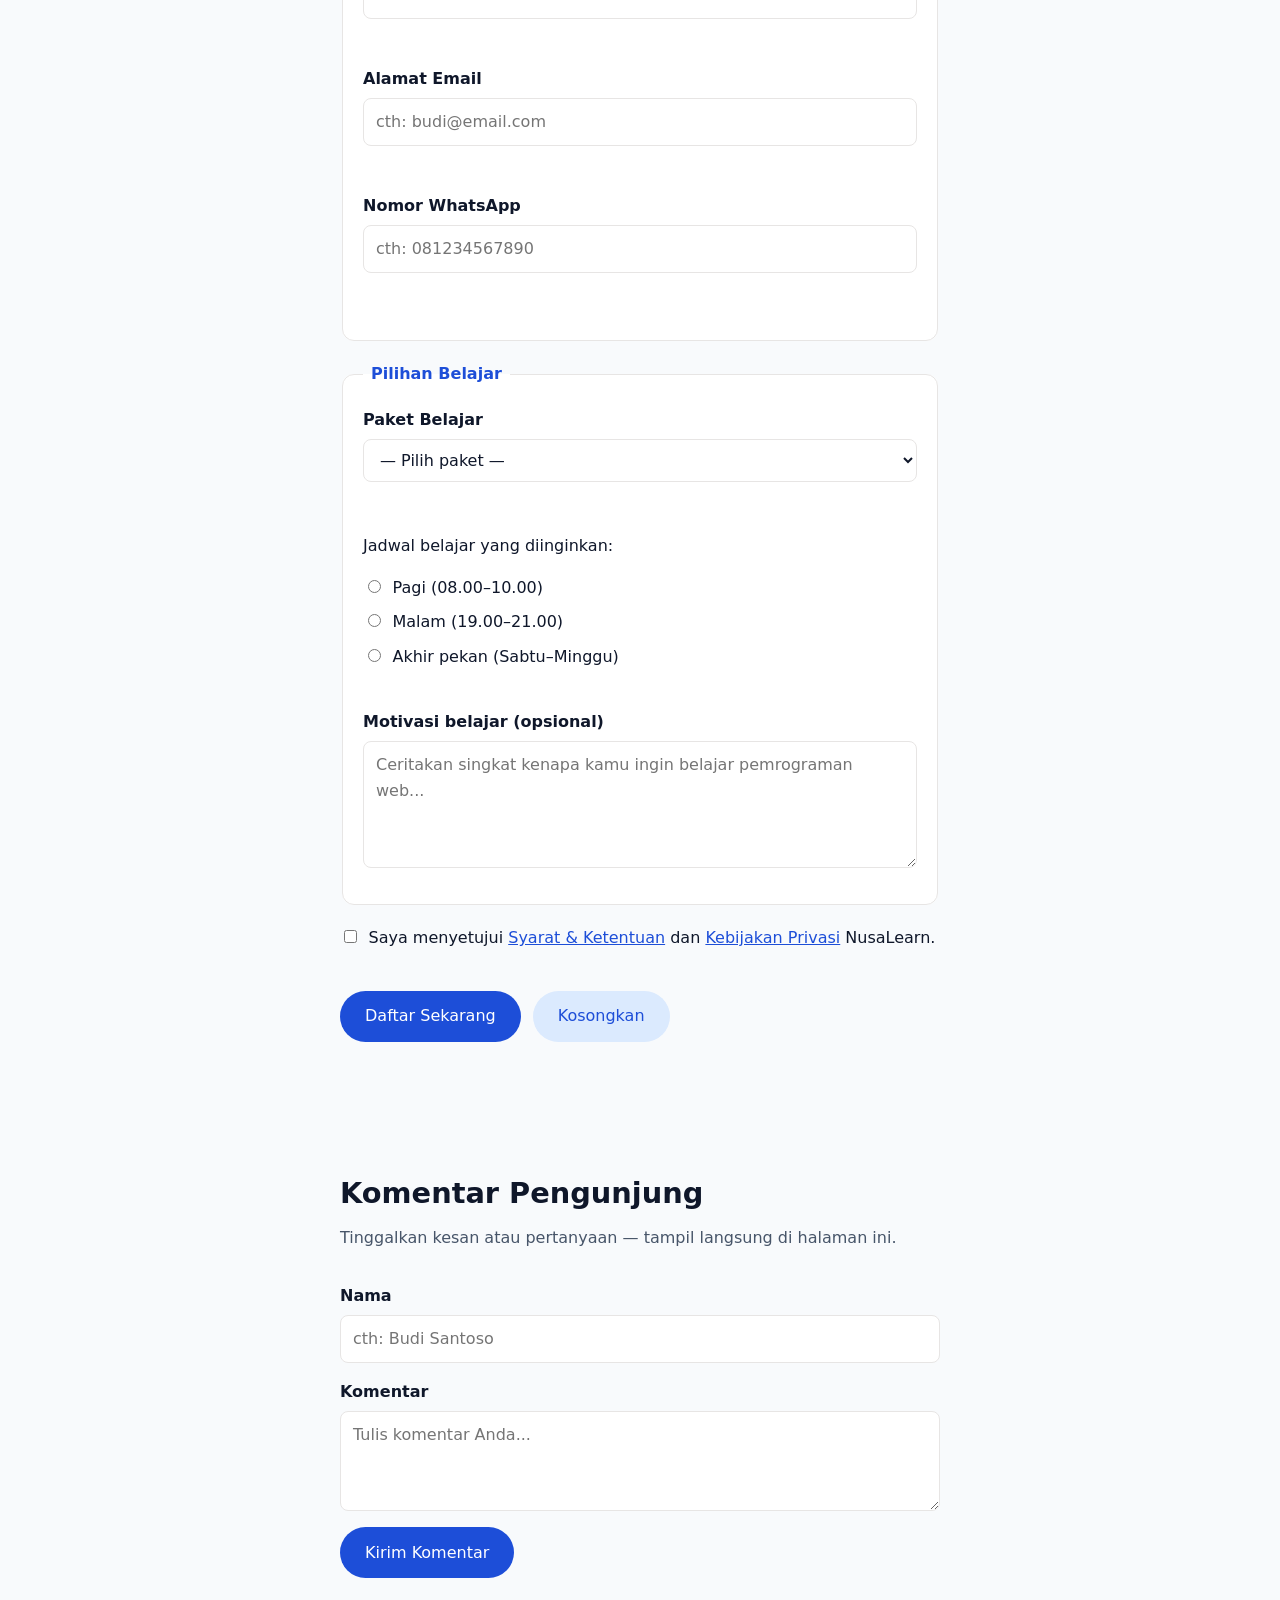
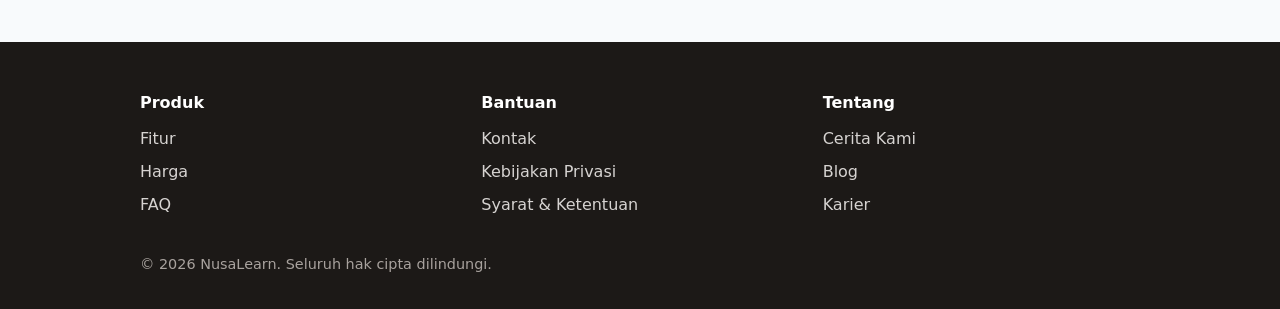
<file: bab-09-selesai/index.html>
<!DOCTYPE html>
<html lang="id">
<head>
  <meta charset="UTF-8">
  <meta name="viewport" content="width=device-width, initial-scale=1.0">
  <meta name="description" content="NusaLearn — platform belajar pemrograman web berbahasa Indonesia. Kurikulum terstruktur, mentor praktisi, proyek portofolio, dan sertifikat kelulusan.">
  <title>NusaLearn — Kuasai Pemrograman Web dari Nol</title>

  <!-- CSS eksternal: satu berkas, bisa di-cache peramban -->
  <link rel="stylesheet" href="css/style.css">
</head>
<body>

  <!-- ===== KEPALA & NAVIGASI ===== -->
  <header class="header-situs">
    <div class="wadah header-isi">
      <a class="logo" href="#beranda">
        <img src="assets/logo.svg" alt="Logo NusaLearn" width="40" height="40">
        <span>NusaLearn</span>
      </a>
      <div class="header-aksi">
        <button class="nav-toggle" id="nav-toggle" aria-label="Buka menu navigasi" aria-expanded="false">
  <span class="nav-bars" aria-hidden="true"><span></span><span></span><span></span></span>
  Menu
</button>
      </div>
      <nav class="nav-utama" id="nav-utama">
        <ul class="daftar-nav">
          <li><a href="#beranda">Beranda</a></li>
          <li><a href="#fitur">Fitur</a></li>
          <li class="punya-submenu">
            <a href="#harga" class="tautan-submenu" aria-haspopup="true" aria-expanded="false">Paket <span class="caret" aria-hidden="true">&#9662;</span></a>
            <ul class="submenu">
              <li><a href="#harga-pemula">Kelas Pemula</a></li>
              <li><a href="#harga-pro">Kelas Pro</a></li>
              <li><a href="#harga-tim">Kelas Tim</a></li>
            </ul>
          </li>
          <li><a href="#testimoni">Testimoni</a></li>
          <li><a href="#faq">FAQ</a></li>
          <li><button id="tombol-tema" class="tombol-tema" aria-label="Ganti tema gelap/terang">🌙 Tema</button></li>
          <li><a class="tombol tombol-primer" href="#daftar">Daftar</a></li>
        </ul>
      </nav>
    </div>
  </header>

  <main>

    <!-- ===== HERO ===== -->
    <section id="beranda" class="hero">
      <div class="wadah hero-isi">
        <div class="hero-teks">
          <h1>Kuasai Pemrograman Web, dari Nol sampai Siap Kerja</h1>
          <p class="lead">NusaLearn adalah platform belajar pemrograman web
             berbahasa Indonesia dengan kurikulum terstruktur, mentor praktisi,
             dan proyek nyata untuk portofolio Anda.</p>
          <p class="hero-aksi">
            <a class="tombol tombol-primer" href="#daftar">Mulai Belajar</a>
            <a class="tombol tombol-bayangan" href="#fitur">Lihat Fitur</a>
          </p>
          <p id="sapaan" class="sapaan" hidden></p>
          <ul class="statistik">
            <li><strong>12.500+</strong> alumni</li>
            <li><strong>4,9/5</strong> rating peserta</li>
            <li><strong>120+</strong> video materi</li>
          </ul>
        </div>
        <div class="hero-media">
          <img src="assets/hero.svg" alt="Ilustrasi tampilan dashboard kursus NusaLearn"
               width="640" height="420" loading="lazy">
        </div>
      </div>
    </section>

    <!-- ===== FITUR ===== -->
    <section id="fitur">
      <div class="wadah">
        <h2>Kenapa Belajar di NusaLearn?</h2>
        <p class="subjudul-bagian">Semua yang kamu butuhkan untuk menjadi web developer.</p>
        <ul class="daftar-fitur" id="daftar-fitur"></ul>
      </div>
    </section>

    <!-- ===== HARGA ===== -->
    <section id="harga">
      <div class="wadah">
        <h2>Pilih Paket Belajarmu</h2>
        <p class="subjudul-bagian">Harga transparan, tanpa biaya tersembunyi.</p>
        <div class="daftar-harga" id="daftar-harga"></div>
      </div>
    </section>

    <!-- ===== TESTIMONI ===== -->
    <section id="testimoni">
      <div class="wadah">
        <h2>Apa Kata Alumni?</h2>
        <p class="subjudul-bagian">Cerita nyata dari para lulusan NusaLearn.</p>
        <div class="daftar-testimoni" id="daftar-testimoni"></div>
      </div>
    </section>

    <!-- ===== FAQ: akordeon ===== -->
    <section id="faq">
      <div class="wadah">
        <h2>Pertanyaan yang Sering Diajukan</h2>
        <div id="daftar-faq">
          <article class="faq-item">
            <button class="faq-tanya" aria-expanded="false">
              Apakah cocok untuk pemula tanpa latar IT?
              <span class="faq-ikon" aria-hidden="true">+</span>
            </button>
            <div class="faq-jawab">
              <p>Sangat cocok. Kurikulum dimulai dari konsep paling dasar dan
                 setiap materi disertai latihan berlangkah.</p>
            </div>
          </article>
          <article class="faq-item">
            <button class="faq-tanya" aria-expanded="false">
              Bagaimana format belajarnya?
              <span class="faq-ikon" aria-hidden="true">+</span>
            </button>
            <div class="faq-jawab">
              <p>Belajar mandiri lewat video dan modul interaktif, ditambah
                 sesi tanya jawab mingguan bersama mentor.</p>
            </div>
          </article>
          <article class="faq-item">
            <button class="faq-tanya" aria-expanded="false">
              Apakah ada garansi?
              <span class="faq-ikon" aria-hidden="true">+</span>
            </button>
            <div class="faq-jawab">
              <p>Ada. Paket Pro dan Kelas Tim dilindungi garansi uang kembali
                 14 hari tanpa syarat.</p>
            </div>
          </article>
        </div>
      </div>
    </section>

    <!-- ===== FORMULIR PENDAFTARAN ===== -->
    <section id="daftar" class="formulir">
      <div class="wadah">
        <h2>Daftar Sekarang</h2>
        <p class="subjudul-bagian">Isi formulir di bawah ini dan mulai perjalanan belajarmu hari ini.</p>

        <form id="form-daftar" action="#" method="post" novalidate>
          <fieldset>
            <legend>Data Diri</legend>

            <label for="nama">Nama Lengkap</label>
            <input type="text" id="nama" name="nama" required minlength="3" maxlength="60"
                   placeholder="cth: Budi Santoso" autocomplete="name">
            <span class="pesan-error" id="error-nama"></span>

            <label for="email">Alamat Email</label>
            <input type="email" id="email" name="email" required maxlength="100"
                   placeholder="cth: budi@email.com" autocomplete="email">
            <span class="pesan-error" id="error-email"></span>

            <label for="whatsapp">Nomor WhatsApp</label>
            <input type="tel" id="whatsapp" name="whatsapp" required maxlength="15"
                   pattern="[0-9]{10,13}" placeholder="cth: 081234567890" autocomplete="tel">
            <span class="pesan-error" id="error-whatsapp"></span>
          </fieldset>

          <fieldset>
            <legend>Pilihan Belajar</legend>

            <label for="paket">Paket Belajar</label>
            <select id="paket" name="paket" required>
              <option value="">— Pilih paket —</option>
              <optgroup label="Gratis">
                <option value="pemula">Pemula — Gratis</option>
              </optgroup>
              <optgroup label="Berbayar">
                <option value="pro">Pro — Rp299.000</option>
                <option value="tim">Kelas Tim — Rp999.000</option>
              </optgroup>
            </select>
            <span class="pesan-error" id="error-paket"></span>

            <p>Jadwal belajar yang diinginkan:</p>
            <div class="grup-radio">
              <input type="radio" id="jadwal-pagi" name="jadwal" value="pagi" required>
              <label for="jadwal-pagi">Pagi (08.00–10.00)</label>
            </div>
            <div class="grup-radio">
              <input type="radio" id="jadwal-malam" name="jadwal" value="malam">
              <label for="jadwal-malam">Malam (19.00–21.00)</label>
            </div>
            <div class="grup-radio">
              <input type="radio" id="jadwal-weekend" name="jadwal" value="weekend">
              <label for="jadwal-weekend">Akhir pekan (Sabtu–Minggu)</label>
            </div>
            <span class="pesan-error" id="error-jadwal"></span>

            <label for="motivasi">Motivasi belajar (opsional)</label>
            <textarea id="motivasi" name="motivasi" rows="4" maxlength="300"
                      placeholder="Ceritakan singkat kenapa kamu ingin belajar pemrograman web..."></textarea>
          </fieldset>

          <p class="ringkasan" id="ringkasan-paket" hidden></p>

          <div class="grup-radio">
            <input type="checkbox" id="setuju" name="setuju" value="ya" required>
            <label for="setuju">Saya menyetujui
              <a href="#">Syarat &amp; Ketentuan</a> dan
              <a href="#">Kebijakan Privasi</a> NusaLearn.</label>
          </div>
          <span class="pesan-error" id="error-setuju"></span>

          <div class="form-aksi">
            <button type="submit" class="tombol tombol-primer">Daftar Sekarang</button>
            <button type="reset" class="tombol tombol-bayangan">Kosongkan</button>
          </div>

          <p class="pesan-sukses" id="pesan-sukses" role="status"></p>
        </form>
      </div>
    </section>

    <!-- ===== KOMENTAR PENGUNJUNG ===== -->
    <section id="komentar" class="formulir">
      <div class="wadah">
        <h2>Komentar Pengunjung</h2>
        <p class="subjudul-bagian">Tinggalkan kesan atau pertanyaan — tampil langsung di halaman ini.</p>

        <form id="form-komentar" novalidate>
          <label for="komentar-nama">Nama</label>
          <input type="text" id="komentar-nama" name="nama" required maxlength="60"
                 placeholder="cth: Budi Santoso">

          <label for="komentar-pesan">Komentar</label>
          <textarea id="komentar-pesan" name="pesan" rows="3" required maxlength="300"
                    placeholder="Tulis komentar Anda..."></textarea>

          <div class="form-aksi">
            <button type="submit" class="tombol tombol-primer">Kirim Komentar</button>
          </div>
        </form>

        <div id="daftar-komentar" class="daftar-komentar" aria-live="polite"></div>
      </div>
    </section>

  </main>

  <!-- ===== KAKI ===== -->
  <footer class="footer-situs">
    <div class="wadah">
      <div class="footer-kolom">
        <section>
          <h3>Produk</h3>
          <ul>
            <li><a href="#fitur">Fitur</a></li>
            <li><a href="#harga">Harga</a></li>
            <li><a href="#faq">FAQ</a></li>
          </ul>
        </section>
        <section>
          <h3>Bantuan</h3>
          <ul>
            <li><a href="#">Kontak</a></li>
            <li><a href="#">Kebijakan Privasi</a></li>
            <li><a href="#">Syarat &amp; Ketentuan</a></li>
          </ul>
        </section>
        <section>
          <h3>Tentang</h3>
          <ul>
            <li><a href="#">Cerita Kami</a></li>
            <li><a href="#">Blog</a></li>
            <li><a href="#">Karier</a></li>
          </ul>
        </section>
      </div>
      <p class="hak-cipta">&copy; 2026 NusaLearn. Seluruh hak cipta dilindungi.</p>
    </div>
  </footer>

<script>

/* ==========================================================
   TUGAS 9 — Event Handling
   Semua interaksi halaman dikendalikan lewat addEventListener:
   menu mobile, akordeon FAQ, validasi formulir langsung,
   ringkasan harga otomatis, dan toggle tema.
   ========================================================== */

// ====== DATA & RENDER (dari Proyek 8) ======
const daftarFitur = [
  { judul: "Kurikulum Terstruktur", deskripsi: "Materi disusun bertahap dari HTML, CSS, hingga JavaScript — cocok untuk pemula tanpa latar IT." },
  { judul: "Mentor Praktisi",       deskripsi: "Dibimbing langsung oleh developer yang aktif bekerja di industri teknologi." },
  { judul: "Proyek Portofolio",     deskripsi: "Setiap modul ditutup dengan proyek nyata yang bisa dipamerkan ke calon perusahaan." },
  { judul: "Sertifikat Kelulusan",  deskripsi: "Dapatkan sertifikat terverifikasi setelah menyelesaikan seluruh modul dan ujian akhir." },
  { judul: "Komunitas Aktif",       deskripsi: "Bergabung dengan 8.000+ member untuk diskusi, code review, dan info lowongan kerja." },
  { judul: "Akses Selamanya",       deskripsi: "Sekali bayar, akses seluruh materi dan pembaruan kurikulum selamanya." }
];

const daftarPaket = [
  { id: "pemula", nama: "Pemula",    harga: 0,      label: "Gratis",    catatan: "",           unggulan: false, fasilitas: ["Modul HTML dasar", "Akses komunitas"] },
  { id: "pro",    nama: "Pro",       harga: 299000, label: "Rp299.000", catatan: "/selamanya", unggulan: true,  fasilitas: ["Semua modul & pembaruan", "Proyek portofolio", "Sertifikat kelulusan", "Code review mentor"] },
  { id: "tim",    nama: "Kelas Tim", harga: 999000, label: "Rp999.000", catatan: "/5 orang",   unggulan: false, fasilitas: ["Semua fasilitas Pro", "Untuk 5 anggota tim", "Sesi mentoring privat"] }
];

const daftarTestimoni = [
  { nama: "Dewi Lestari",   peran: "Pembaca",      kutipan: "Materinya runtut banget. Saya yang awalnya nggak tahu apa-apa soal coding, sekarang sudah bisa bikin website sendiri." },
  { nama: "Rizky Pratama",  peran: "Fresh Graduate", kutipan: "Proyek portofolio dari NusaLearn jadi andalan saya saat interview. Alhamdulillah langsung diterima kerja." },
  { nama: "Sari Wulandari", peran: "Freelancer",     kutipan: "Sebagai freelancer, sertifikat dan komunitasnya sangat membantu saya mendapat klien pertama." }
];

function formatRupiah(angka) {
  if (angka === 0) return "Gratis";
  return "Rp" + angka.toLocaleString("id-ID");
}

const wadahFitur = document.getElementById("daftar-fitur");
daftarFitur.forEach((fitur) => {
  const li = document.createElement("li");
  li.className = "kartu";
  const h3 = document.createElement("h3");
  h3.textContent = fitur.judul;
  const p = document.createElement("p");
  p.textContent = fitur.deskripsi;
  li.append(h3, p);
  wadahFitur.append(li);
});

const wadahHarga = document.getElementById("daftar-harga");
daftarPaket.forEach((paket) => {
  const kartu = document.createElement("article");
  kartu.className = paket.unggulan ? "kartu-harga unggulan" : "kartu-harga";
  kartu.id = "harga-" + paket.id;
  if (paket.unggulan) {
    const lencana = document.createElement("span");
    lencana.className = "lencana";
    lencana.textContent = "Paling Populer";
    kartu.append(lencana);
  }
  const h3 = document.createElement("h3");
  h3.textContent = paket.nama;
  const harga = document.createElement("p");
  harga.className = "harga-angka";
  harga.textContent = paket.label;
  if (paket.catatan) {
    const kecil = document.createElement("small");
    kecil.textContent = " " + paket.catatan;
    harga.append(kecil);
  }
  const ul = document.createElement("ul");
  paket.fasilitas.forEach((item) => {
    const li = document.createElement("li");
    li.textContent = item;
    ul.append(li);
  });
  const tombol = document.createElement("a");
  tombol.className = paket.unggulan ? "tombol tombol-primer" : "tombol tombol-bayangan";
  tombol.href = "#daftar";
  tombol.textContent = "Pilih " + paket.nama;
  // Klik kartu harga → otomatis pilih paket di formulir
  tombol.addEventListener("click", () => {
    selectPaket.value = paket.id;
    selectPaket.dispatchEvent(new Event("change"));
  });
  kartu.append(h3, harga, ul, tombol);
  wadahHarga.append(kartu);
});

const wadahTestimoni = document.getElementById("daftar-testimoni");
daftarTestimoni.forEach((t) => {
  const blok = document.createElement("blockquote");
  blok.className = "kartu-testimoni";
  const p = document.createElement("p");
  p.textContent = `"${t.kutipan}"`;
  const footer = document.createElement("footer");
  footer.textContent = `— ${t.nama}, ${t.peran}`;
  blok.append(p, footer);
  wadahTestimoni.append(blok);
});

// ====== EVENT: menu mobile ======
const navToggle = document.getElementById("nav-toggle");
const navUtama = document.getElementById("nav-utama");
navToggle.addEventListener("click", () => {
  const terbuka = navUtama.classList.toggle("terbuka");
  navToggle.setAttribute("aria-expanded", terbuka);
});
// Tutup menu setelah salah satu tautan diklik
navUtama.addEventListener("click", (e) => {
  const tautan = e.target.closest("a");
  if (!tautan) return;
  // Klik tautan induk "Paket" = buka/tutup submenu, bukan navigasi
  if (tautan.classList.contains("tautan-submenu")) {
    e.preventDefault();
    const item = tautan.closest(".punya-submenu");
    const terbuka = item.classList.toggle("terbuka");
    tautan.setAttribute("aria-expanded", terbuka);
    return;
  }
  navUtama.classList.remove("terbuka");
  navToggle.setAttribute("aria-expanded", "false");
});

// ====== EVENT: akordeon FAQ ======
document.querySelectorAll(".faq-tanya").forEach((tombol) => {
  tombol.addEventListener("click", () => {
    const item = tombol.closest(".faq-item");
    const sedangTerbuka = item.classList.contains("terbuka");
    // Tutup semua item lain (akordeon satu-terbuka)
    document.querySelectorAll(".faq-item").forEach((el) => {
      el.classList.remove("terbuka");
      el.querySelector(".faq-tanya").setAttribute("aria-expanded", "false");
    });
    if (!sedangTerbuka) {
      item.classList.add("terbuka");
      tombol.setAttribute("aria-expanded", "true");
    }
  });
});

// ====== EVENT: validasi formulir ======
const form = document.getElementById("form-daftar");
const inputNama = document.getElementById("nama");
const inputEmail = document.getElementById("email");
const inputWa = document.getElementById("whatsapp");
const selectPaket = document.getElementById("paket");
const cekSetuju = document.getElementById("setuju");
const ringkasan = document.getElementById("ringkasan-paket");
const pesanSukses = document.getElementById("pesan-sukses");

function setError(input, idError, pesan) {
  const el = document.getElementById(idError);
  el.textContent = pesan;
  input.classList.toggle("input-error", pesan !== "");
  input.classList.toggle("input-valid", pesan === "");
}

function validasiNama() {
  const v = inputNama.value.trim();
  if (v.length < 3) { setError(inputNama, "error-nama", "Nama minimal 3 karakter."); return false; }
  setError(inputNama, "error-nama", "");
  return true;
}
function validasiEmail() {
  const ok = /^[^\s@]+@[^\s@]+\.[^\s@]+$/.test(inputEmail.value.trim());
  setError(inputEmail, "error-email", ok ? "" : "Format email tidak valid.");
  return ok;
}
function validasiWa() {
  const ok = /^[0-9]{10,13}$/.test(inputWa.value.trim());
  setError(inputWa, "error-whatsapp", ok ? "" : "Nomor WhatsApp harus 10–13 digit angka.");
  return ok;
}

// Validasi langsung saat pengguna mengetik / berpindah field
inputNama.addEventListener("input", validasiNama);
inputEmail.addEventListener("input", validasiEmail);
inputWa.addEventListener("input", validasiWa);

// ====== EVENT: ringkasan harga saat paket dipilih ======
selectPaket.addEventListener("change", () => {
  const paket = daftarPaket.find((p) => p.id === selectPaket.value);
  if (!paket) {
    ringkasan.hidden = true;
    setError(selectPaket, "error-paket", "Silakan pilih paket belajar.");
    return;
  }
  setError(selectPaket, "error-paket", "");
  ringkasan.hidden = false;
  ringkasan.innerHTML = "";
  const teks = document.createElement("span");
  teks.innerHTML = `Paket dipilih: <strong>${paket.nama}</strong> — total ` +
                   `<strong>${formatRupiah(paket.harga)}</strong>`;
  ringkasan.append(teks);
});

// ====== EVENT: submit formulir ======
form.addEventListener("submit", (e) => {
  e.preventDefault();
  pesanSukses.classList.remove("tampil");

  const okNama = validasiNama();
  const okEmail = validasiEmail();
  const okWa = validasiWa();
  const okPaket = selectPaket.value !== "";
  setError(selectPaket, "error-paket", okPaket ? "" : "Silakan pilih paket belajar.");

  const jadwal = form.querySelector("input[name='jadwal']:checked");
  document.getElementById("error-jadwal").textContent =
    jadwal ? "" : "Pilih salah satu jadwal belajar.";

  document.getElementById("error-setuju").textContent =
    cekSetuju.checked ? "" : "Anda wajib menyetujui Syarat & Ketentuan.";

  if (okNama && okEmail && okWa && okPaket && jadwal && cekSetuju.checked) {
    const paket = daftarPaket.find((p) => p.id === selectPaket.value);
    pesanSukses.textContent =
      `Terima kasih, ${inputNama.value.trim()}! Pendaftaran paket ` +
      `${paket.nama} berhasil diterima. Info selanjutnya dikirim ke ` +
      `${inputEmail.value.trim()}.`;
    pesanSukses.classList.add("tampil");
    form.reset();
    ringkasan.hidden = true;
    document.querySelectorAll(".input-valid").forEach((el) => el.classList.remove("input-valid"));
  }
});

// ====== EVENT: keyboard — Enter pada kolom terakhir ======
document.getElementById("motivasi").addEventListener("keydown", (e) => {
  if (e.key === "Enter" && (e.ctrlKey || e.metaKey)) {
    form.requestSubmit();
  }
});

// ====== EVENT: toggle tema ======
const tombolTema = document.getElementById("tombol-tema");
tombolTema.addEventListener("click", () => {
  document.body.classList.toggle("tema-gelap");
  const gelap = document.body.classList.contains("tema-gelap");
  tombolTema.textContent = gelap ? "☀️" : "🌙";
  tombolTema.setAttribute("aria-label",
    gelap ? "Ganti ke tema terang" : "Ganti ke tema gelap");
});

</script>

</body>
</html>
</file>
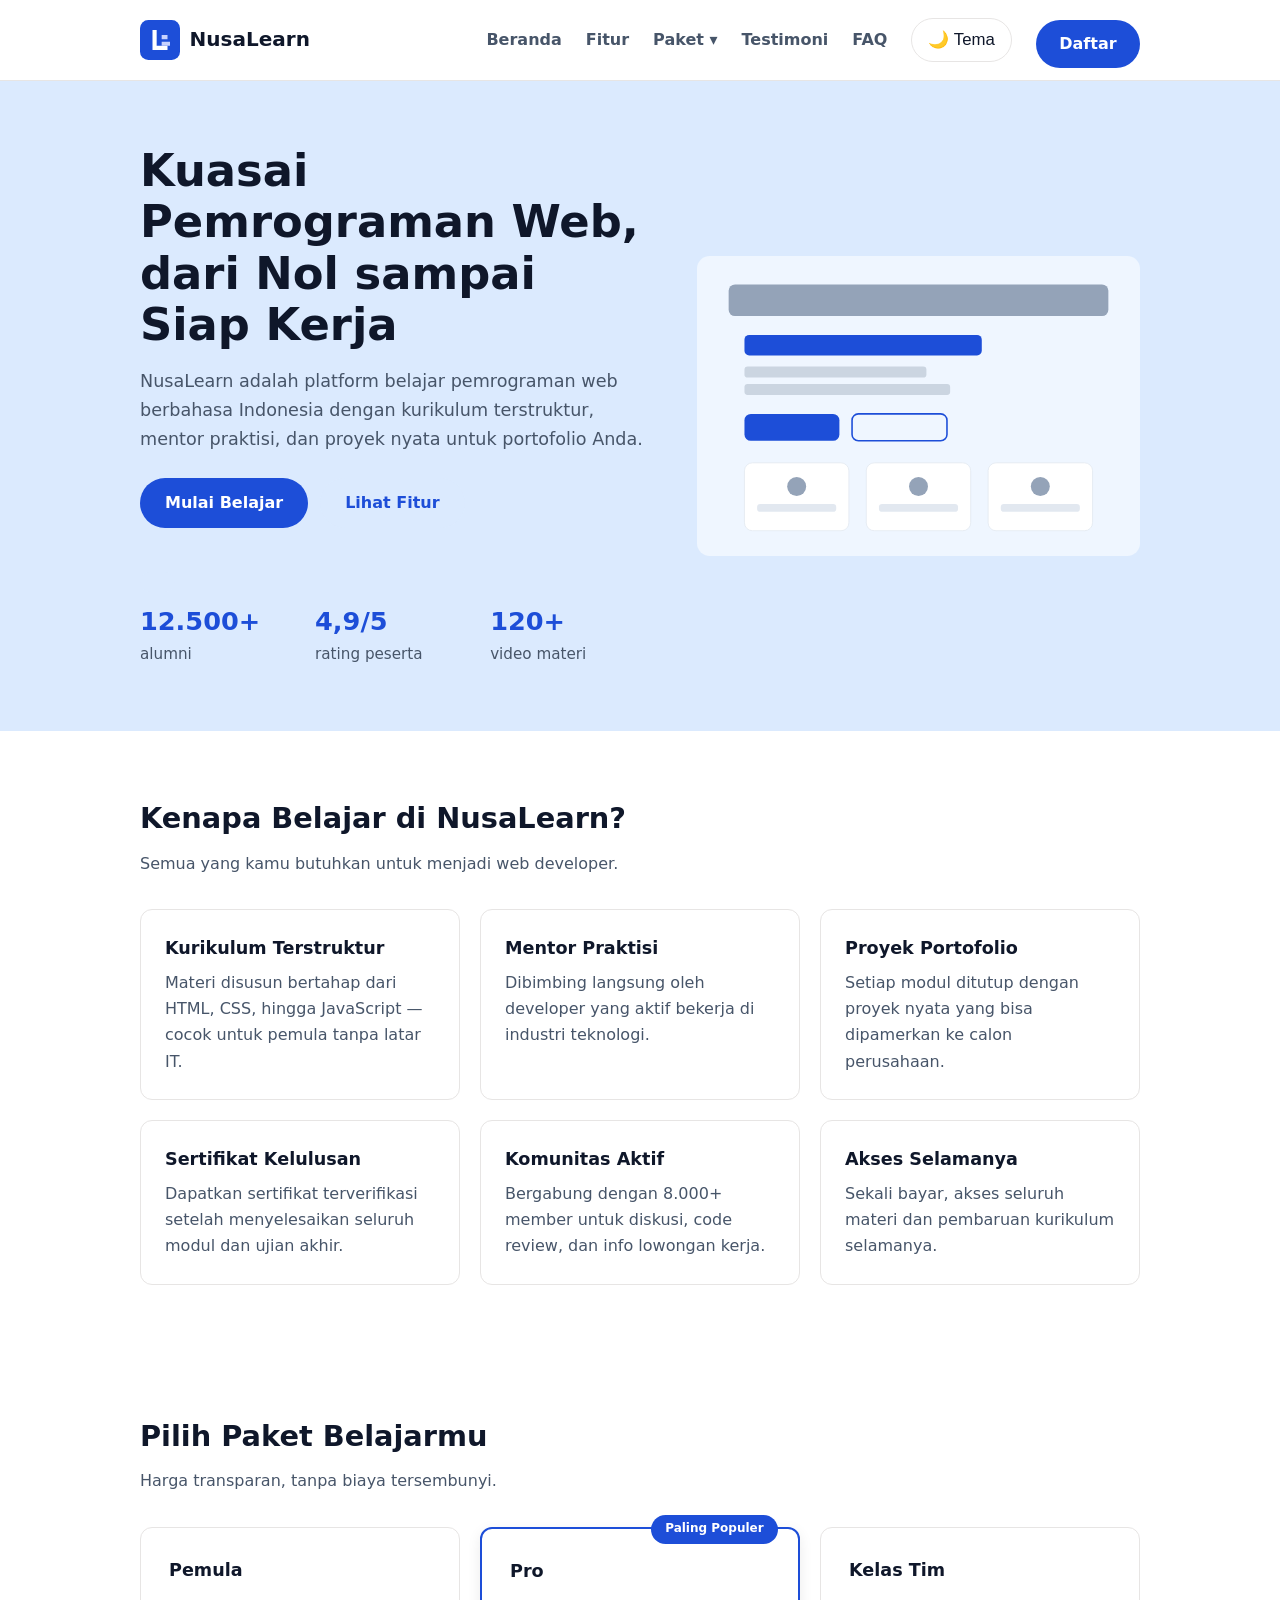
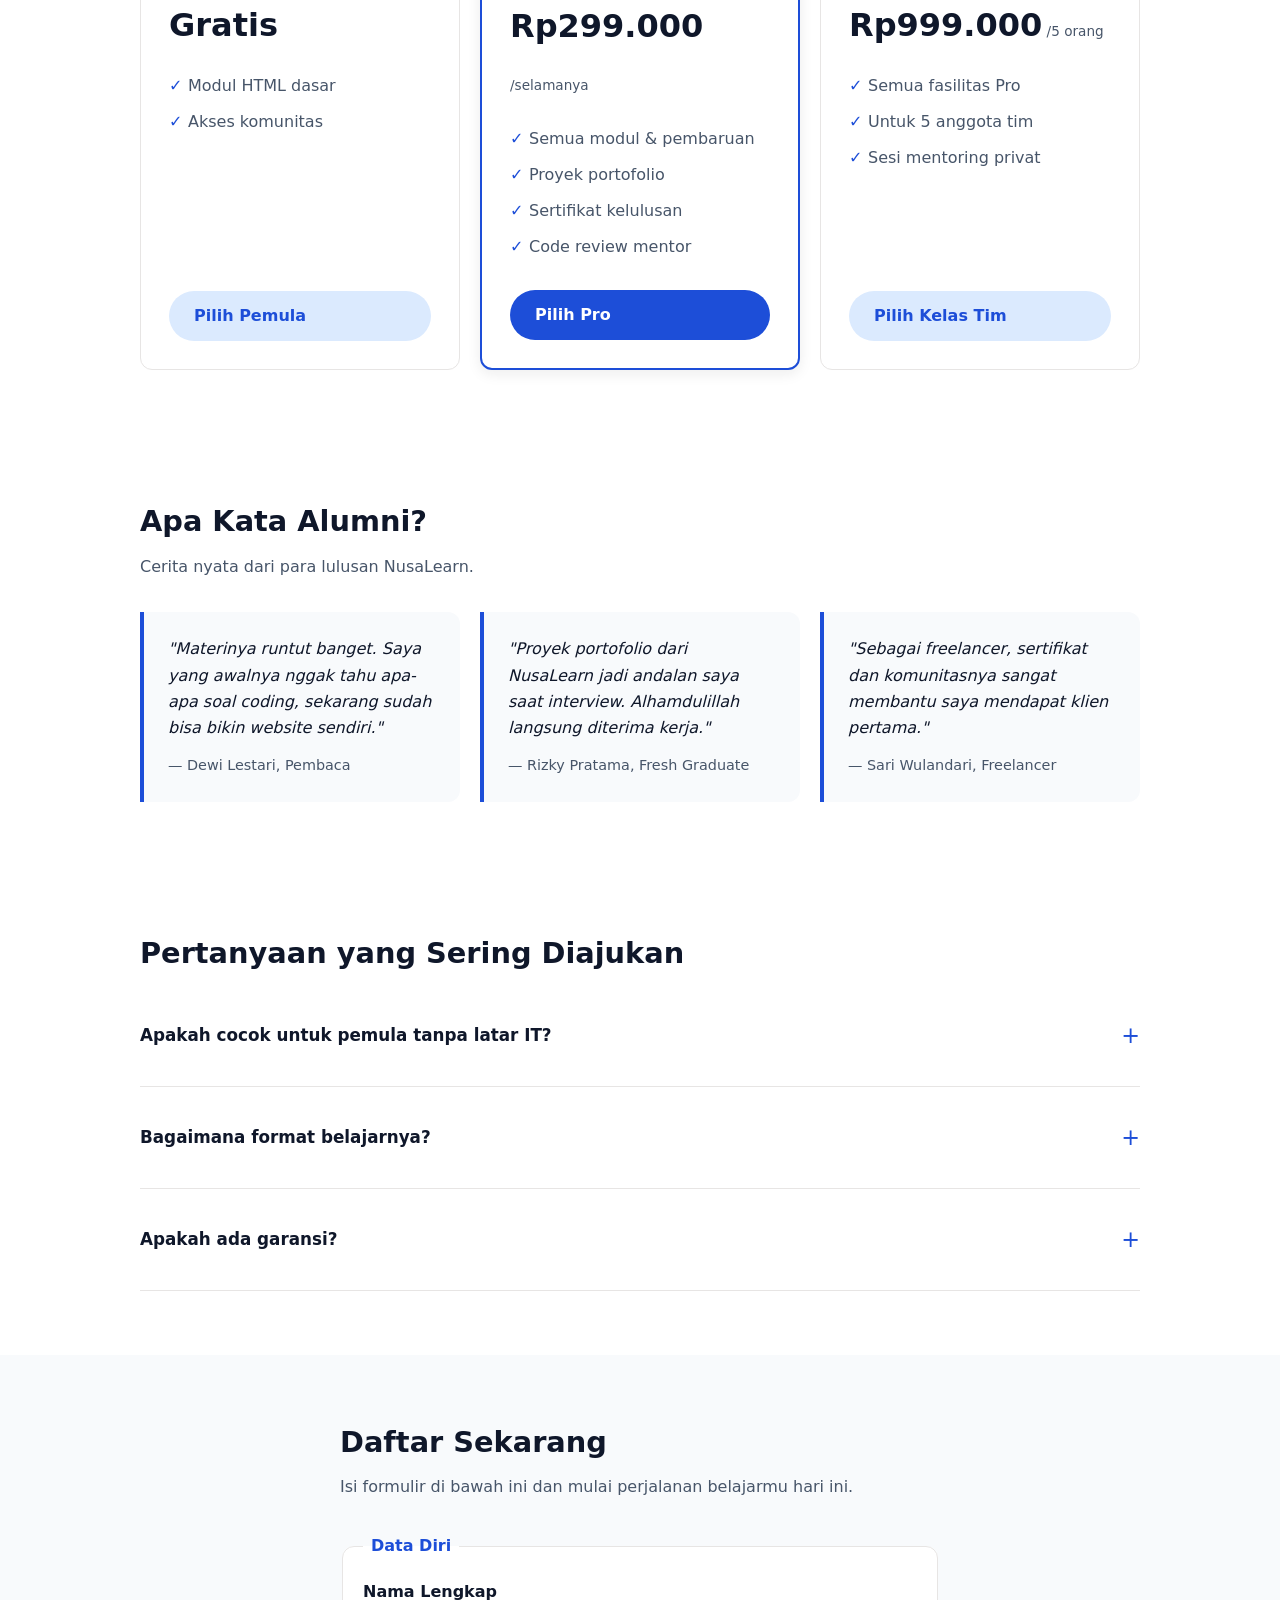
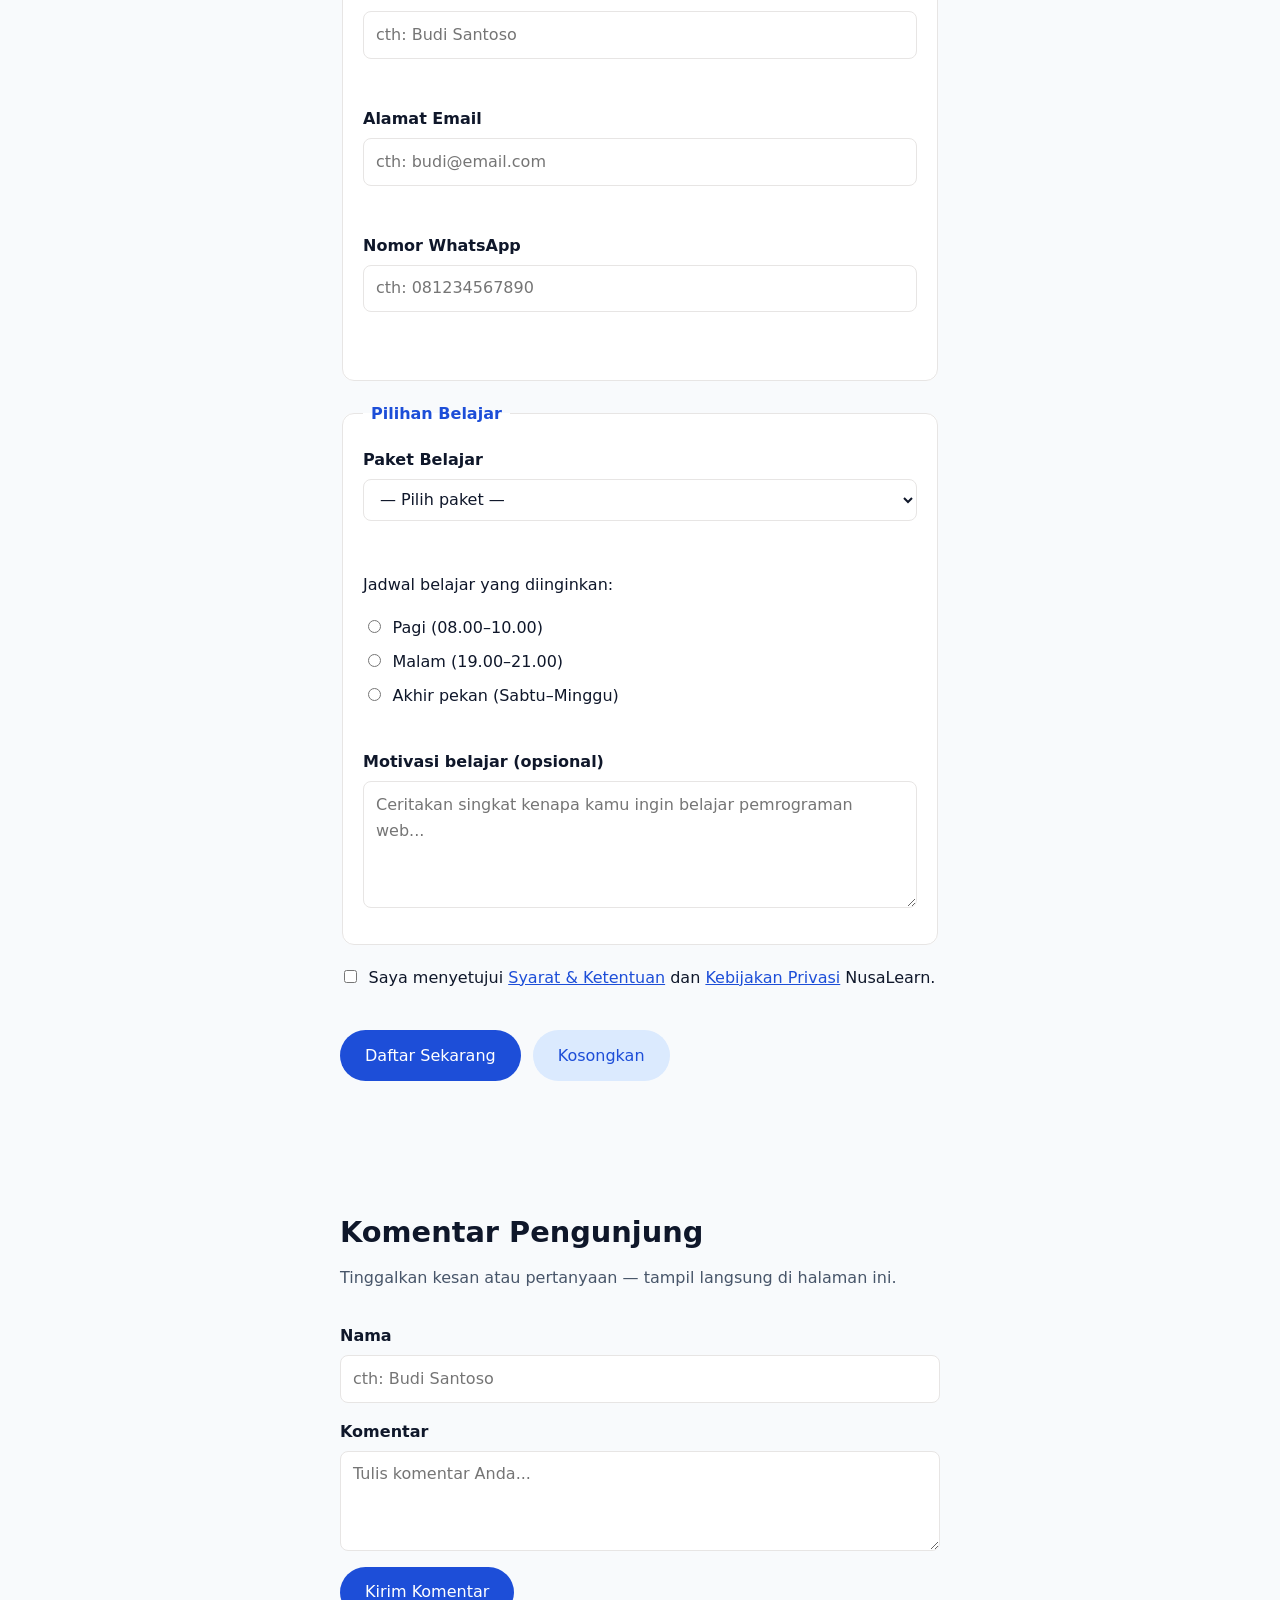
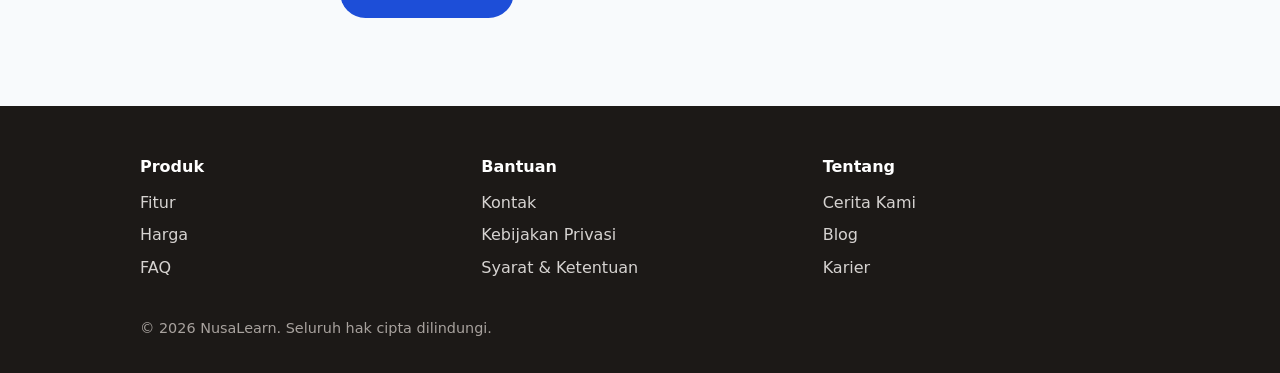
<file: bab-10-selesai/index.html>
<!DOCTYPE html>
<html lang="id">
<head>
  <meta charset="UTF-8">
  <meta name="viewport" content="width=device-width, initial-scale=1.0">
  <meta name="description" content="NusaLearn — platform belajar pemrograman web berbahasa Indonesia. Kurikulum terstruktur, mentor praktisi, proyek portofolio, dan sertifikat kelulusan.">
  <title>NusaLearn — Kuasai Pemrograman Web dari Nol</title>

  <!-- CSS eksternal: satu berkas, bisa di-cache peramban -->
  <link rel="stylesheet" href="css/style.css">

  <!-- defer: skrip diunduh paralel, dijalankan setelah HTML selesai di-parse -->
  <script src="js/data.js" defer></script>
  <script src="js/script.js" defer></script>
</head>
<body>

  <!-- ===== KEPALA & NAVIGASI ===== -->
  <header class="header-situs">
    <div class="wadah header-isi">
      <a class="logo" href="#beranda">
        <img src="assets/logo.svg" alt="Logo NusaLearn" width="40" height="40">
        <span>NusaLearn</span>
      </a>
      <div class="header-aksi">
        <button class="nav-toggle" id="nav-toggle" aria-label="Buka menu navigasi" aria-expanded="false">
  <span class="nav-bars" aria-hidden="true"><span></span><span></span><span></span></span>
  Menu
</button>
      </div>
      <nav class="nav-utama" id="nav-utama">
        <ul class="daftar-nav">
          <li><a href="#beranda">Beranda</a></li>
          <li><a href="#fitur">Fitur</a></li>
          <li class="punya-submenu">
            <a href="#harga" class="tautan-submenu" aria-haspopup="true" aria-expanded="false">Paket <span class="caret" aria-hidden="true">&#9662;</span></a>
            <ul class="submenu">
              <li><a href="#harga-pemula">Kelas Pemula</a></li>
              <li><a href="#harga-pro">Kelas Pro</a></li>
              <li><a href="#harga-tim">Kelas Tim</a></li>
            </ul>
          </li>
          <li><a href="#testimoni">Testimoni</a></li>
          <li><a href="#faq">FAQ</a></li>
          <li><button id="tombol-tema" class="tombol-tema" aria-label="Ganti tema gelap/terang">🌙 Tema</button></li>
          <li><a class="tombol tombol-primer" href="#daftar">Daftar</a></li>
        </ul>
      </nav>
    </div>
  </header>

  <main>

    <!-- ===== HERO ===== -->
    <section id="beranda" class="hero">
      <div class="wadah hero-isi">
        <div class="hero-teks">
          <h1>Kuasai Pemrograman Web, dari Nol sampai Siap Kerja</h1>
          <p class="lead">NusaLearn adalah platform belajar pemrograman web
             berbahasa Indonesia dengan kurikulum terstruktur, mentor praktisi,
             dan proyek nyata untuk portofolio Anda.</p>
          <p class="hero-aksi">
            <a class="tombol tombol-primer" href="#daftar">Mulai Belajar</a>
            <a class="tombol tombol-bayangan" href="#fitur">Lihat Fitur</a>
          </p>
          <p id="sapaan" class="sapaan" hidden></p>
          <ul class="statistik">
            <li><strong>12.500+</strong> alumni</li>
            <li><strong>4,9/5</strong> rating peserta</li>
            <li><strong>120+</strong> video materi</li>
          </ul>
        </div>
        <div class="hero-media">
          <img src="assets/hero.svg" alt="Ilustrasi tampilan dashboard kursus NusaLearn"
               width="640" height="420" loading="lazy">
        </div>
      </div>
    </section>

    <!-- ===== FITUR ===== -->
    <section id="fitur">
      <div class="wadah">
        <h2>Kenapa Belajar di NusaLearn?</h2>
        <p class="subjudul-bagian">Semua yang kamu butuhkan untuk menjadi web developer.</p>
        <ul class="daftar-fitur" id="daftar-fitur"></ul>
      </div>
    </section>

    <!-- ===== HARGA ===== -->
    <section id="harga">
      <div class="wadah">
        <h2>Pilih Paket Belajarmu</h2>
        <p class="subjudul-bagian">Harga transparan, tanpa biaya tersembunyi.</p>
        <div class="daftar-harga" id="daftar-harga"></div>
      </div>
    </section>

    <!-- ===== TESTIMONI ===== -->
    <section id="testimoni">
      <div class="wadah">
        <h2>Apa Kata Alumni?</h2>
        <p class="subjudul-bagian">Cerita nyata dari para lulusan NusaLearn.</p>
        <div class="daftar-testimoni" id="daftar-testimoni"></div>
      </div>
    </section>

    <!-- ===== FAQ: akordeon ===== -->
    <section id="faq">
      <div class="wadah">
        <h2>Pertanyaan yang Sering Diajukan</h2>
        <div id="daftar-faq">
          <article class="faq-item">
            <button class="faq-tanya" aria-expanded="false">
              Apakah cocok untuk pemula tanpa latar IT?
              <span class="faq-ikon" aria-hidden="true">+</span>
            </button>
            <div class="faq-jawab">
              <p>Sangat cocok. Kurikulum dimulai dari konsep paling dasar dan
                 setiap materi disertai latihan berlangkah.</p>
            </div>
          </article>
          <article class="faq-item">
            <button class="faq-tanya" aria-expanded="false">
              Bagaimana format belajarnya?
              <span class="faq-ikon" aria-hidden="true">+</span>
            </button>
            <div class="faq-jawab">
              <p>Belajar mandiri lewat video dan modul interaktif, ditambah
                 sesi tanya jawab mingguan bersama mentor.</p>
            </div>
          </article>
          <article class="faq-item">
            <button class="faq-tanya" aria-expanded="false">
              Apakah ada garansi?
              <span class="faq-ikon" aria-hidden="true">+</span>
            </button>
            <div class="faq-jawab">
              <p>Ada. Paket Pro dan Kelas Tim dilindungi garansi uang kembali
                 14 hari tanpa syarat.</p>
            </div>
          </article>
        </div>
      </div>
    </section>

    <!-- ===== FORMULIR PENDAFTARAN ===== -->
    <section id="daftar" class="formulir">
      <div class="wadah">
        <h2>Daftar Sekarang</h2>
        <p class="subjudul-bagian">Isi formulir di bawah ini dan mulai perjalanan belajarmu hari ini.</p>

        <form id="form-daftar" action="#" method="post" novalidate>
          <fieldset>
            <legend>Data Diri</legend>

            <label for="nama">Nama Lengkap</label>
            <input type="text" id="nama" name="nama" required minlength="3" maxlength="60"
                   placeholder="cth: Budi Santoso" autocomplete="name">
            <span class="pesan-error" id="error-nama"></span>

            <label for="email">Alamat Email</label>
            <input type="email" id="email" name="email" required maxlength="100"
                   placeholder="cth: budi@email.com" autocomplete="email">
            <span class="pesan-error" id="error-email"></span>

            <label for="whatsapp">Nomor WhatsApp</label>
            <input type="tel" id="whatsapp" name="whatsapp" required maxlength="15"
                   pattern="[0-9]{10,13}" placeholder="cth: 081234567890" autocomplete="tel">
            <span class="pesan-error" id="error-whatsapp"></span>
          </fieldset>

          <fieldset>
            <legend>Pilihan Belajar</legend>

            <label for="paket">Paket Belajar</label>
            <select id="paket" name="paket" required>
              <option value="">— Pilih paket —</option>
              <optgroup label="Gratis">
                <option value="pemula">Pemula — Gratis</option>
              </optgroup>
              <optgroup label="Berbayar">
                <option value="pro">Pro — Rp299.000</option>
                <option value="tim">Kelas Tim — Rp999.000</option>
              </optgroup>
            </select>
            <span class="pesan-error" id="error-paket"></span>

            <p>Jadwal belajar yang diinginkan:</p>
            <div class="grup-radio">
              <input type="radio" id="jadwal-pagi" name="jadwal" value="pagi" required>
              <label for="jadwal-pagi">Pagi (08.00–10.00)</label>
            </div>
            <div class="grup-radio">
              <input type="radio" id="jadwal-malam" name="jadwal" value="malam">
              <label for="jadwal-malam">Malam (19.00–21.00)</label>
            </div>
            <div class="grup-radio">
              <input type="radio" id="jadwal-weekend" name="jadwal" value="weekend">
              <label for="jadwal-weekend">Akhir pekan (Sabtu–Minggu)</label>
            </div>
            <span class="pesan-error" id="error-jadwal"></span>

            <label for="motivasi">Motivasi belajar (opsional)</label>
            <textarea id="motivasi" name="motivasi" rows="4" maxlength="300"
                      placeholder="Ceritakan singkat kenapa kamu ingin belajar pemrograman web..."></textarea>
          </fieldset>

          <p class="ringkasan" id="ringkasan-paket" hidden></p>

          <div class="grup-radio">
            <input type="checkbox" id="setuju" name="setuju" value="ya" required>
            <label for="setuju">Saya menyetujui
              <a href="#">Syarat &amp; Ketentuan</a> dan
              <a href="#">Kebijakan Privasi</a> NusaLearn.</label>
          </div>
          <span class="pesan-error" id="error-setuju"></span>

          <div class="form-aksi">
            <button type="submit" class="tombol tombol-primer">Daftar Sekarang</button>
            <button type="reset" class="tombol tombol-bayangan">Kosongkan</button>
          </div>

          <p class="pesan-sukses" id="pesan-sukses" role="status"></p>
        </form>
      </div>
    </section>

    <!-- ===== KOMENTAR PENGUNJUNG ===== -->
    <section id="komentar" class="formulir">
      <div class="wadah">
        <h2>Komentar Pengunjung</h2>
        <p class="subjudul-bagian">Tinggalkan kesan atau pertanyaan — tampil langsung di halaman ini.</p>

        <form id="form-komentar" novalidate>
          <label for="komentar-nama">Nama</label>
          <input type="text" id="komentar-nama" name="nama" required maxlength="60"
                 placeholder="cth: Budi Santoso">

          <label for="komentar-pesan">Komentar</label>
          <textarea id="komentar-pesan" name="pesan" rows="3" required maxlength="300"
                    placeholder="Tulis komentar Anda..."></textarea>

          <div class="form-aksi">
            <button type="submit" class="tombol tombol-primer">Kirim Komentar</button>
          </div>
        </form>

        <div id="daftar-komentar" class="daftar-komentar" aria-live="polite"></div>
      </div>
    </section>

  </main>

  <!-- ===== KAKI ===== -->
  <footer class="footer-situs">
    <div class="wadah">
      <div class="footer-kolom">
        <section>
          <h3>Produk</h3>
          <ul>
            <li><a href="#fitur">Fitur</a></li>
            <li><a href="#harga">Harga</a></li>
            <li><a href="#faq">FAQ</a></li>
          </ul>
        </section>
        <section>
          <h3>Bantuan</h3>
          <ul>
            <li><a href="#">Kontak</a></li>
            <li><a href="#">Kebijakan Privasi</a></li>
            <li><a href="#">Syarat &amp; Ketentuan</a></li>
          </ul>
        </section>
        <section>
          <h3>Tentang</h3>
          <ul>
            <li><a href="#">Cerita Kami</a></li>
            <li><a href="#">Blog</a></li>
            <li><a href="#">Karier</a></li>
          </ul>
        </section>
      </div>
      <p class="hak-cipta">&copy; 2026 NusaLearn. Seluruh hak cipta dilindungi.</p>
    </div>
  </footer>

</body>
</html>
</file>
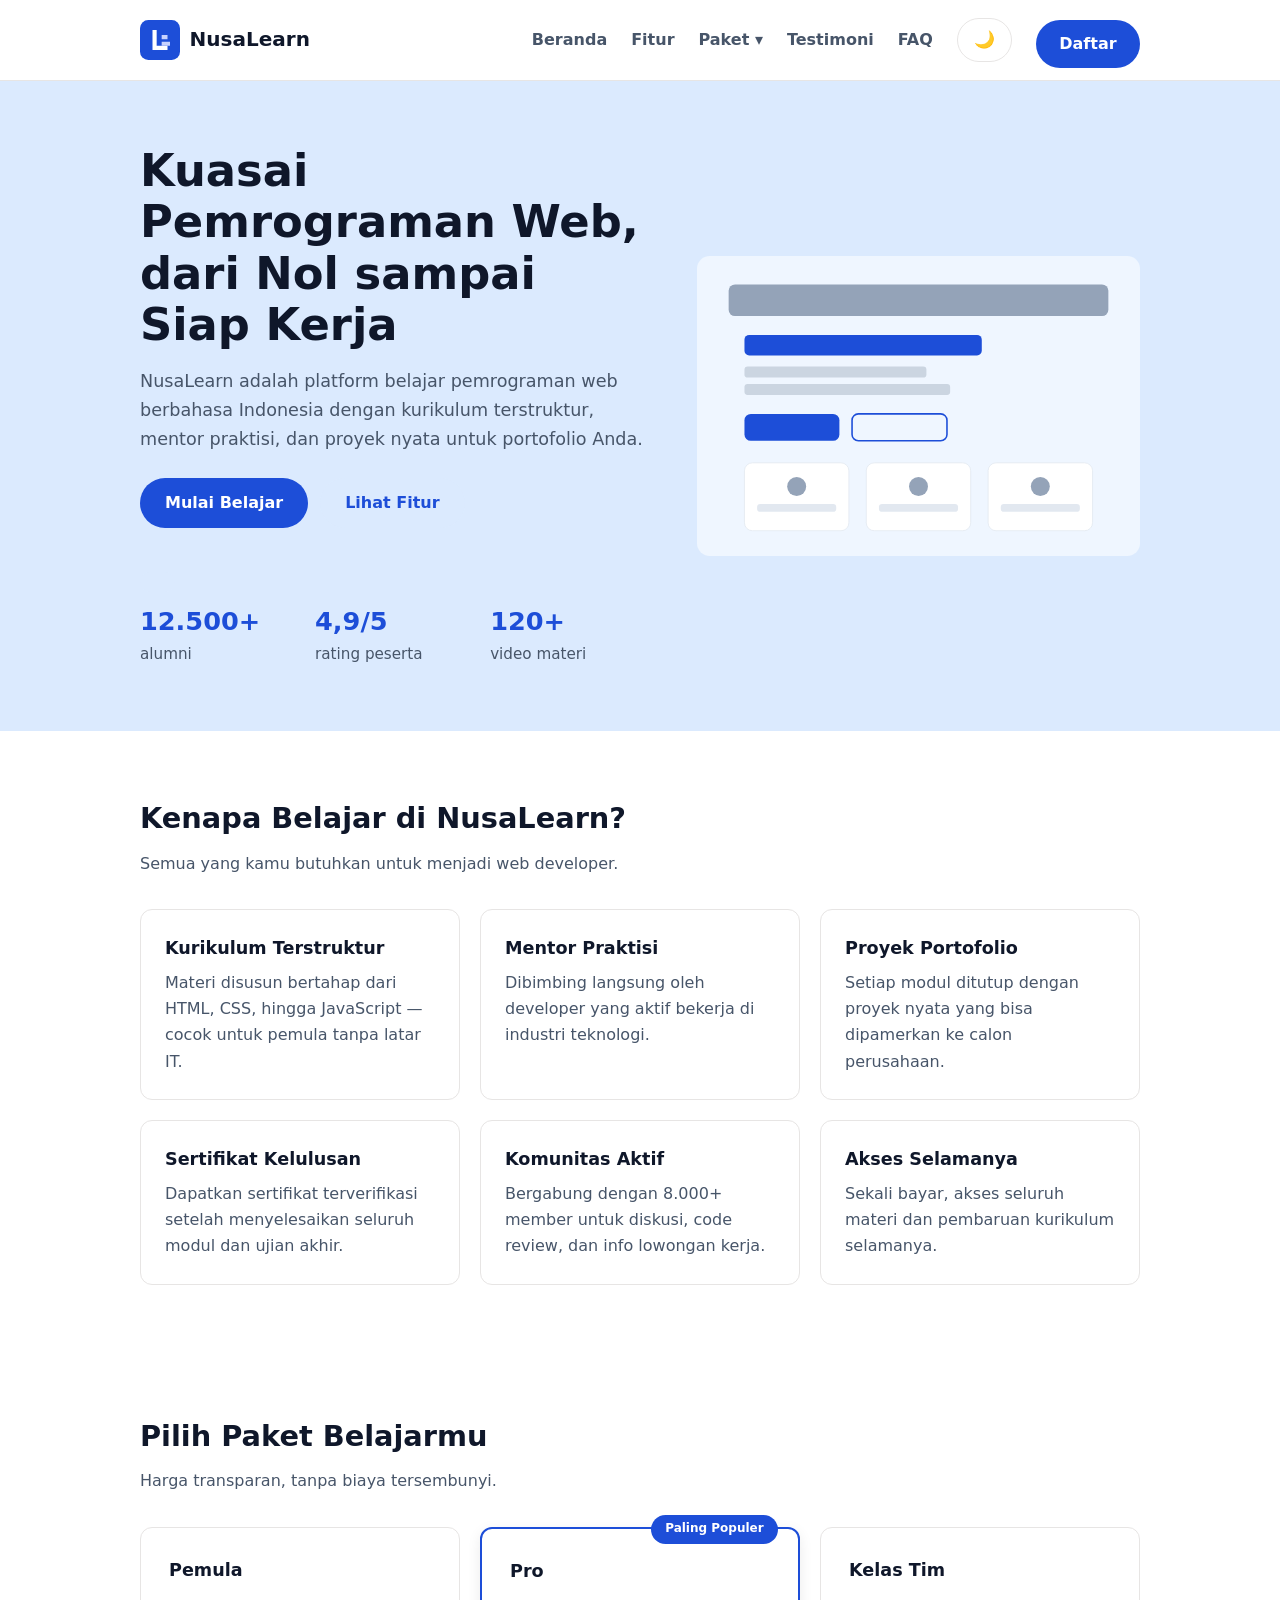
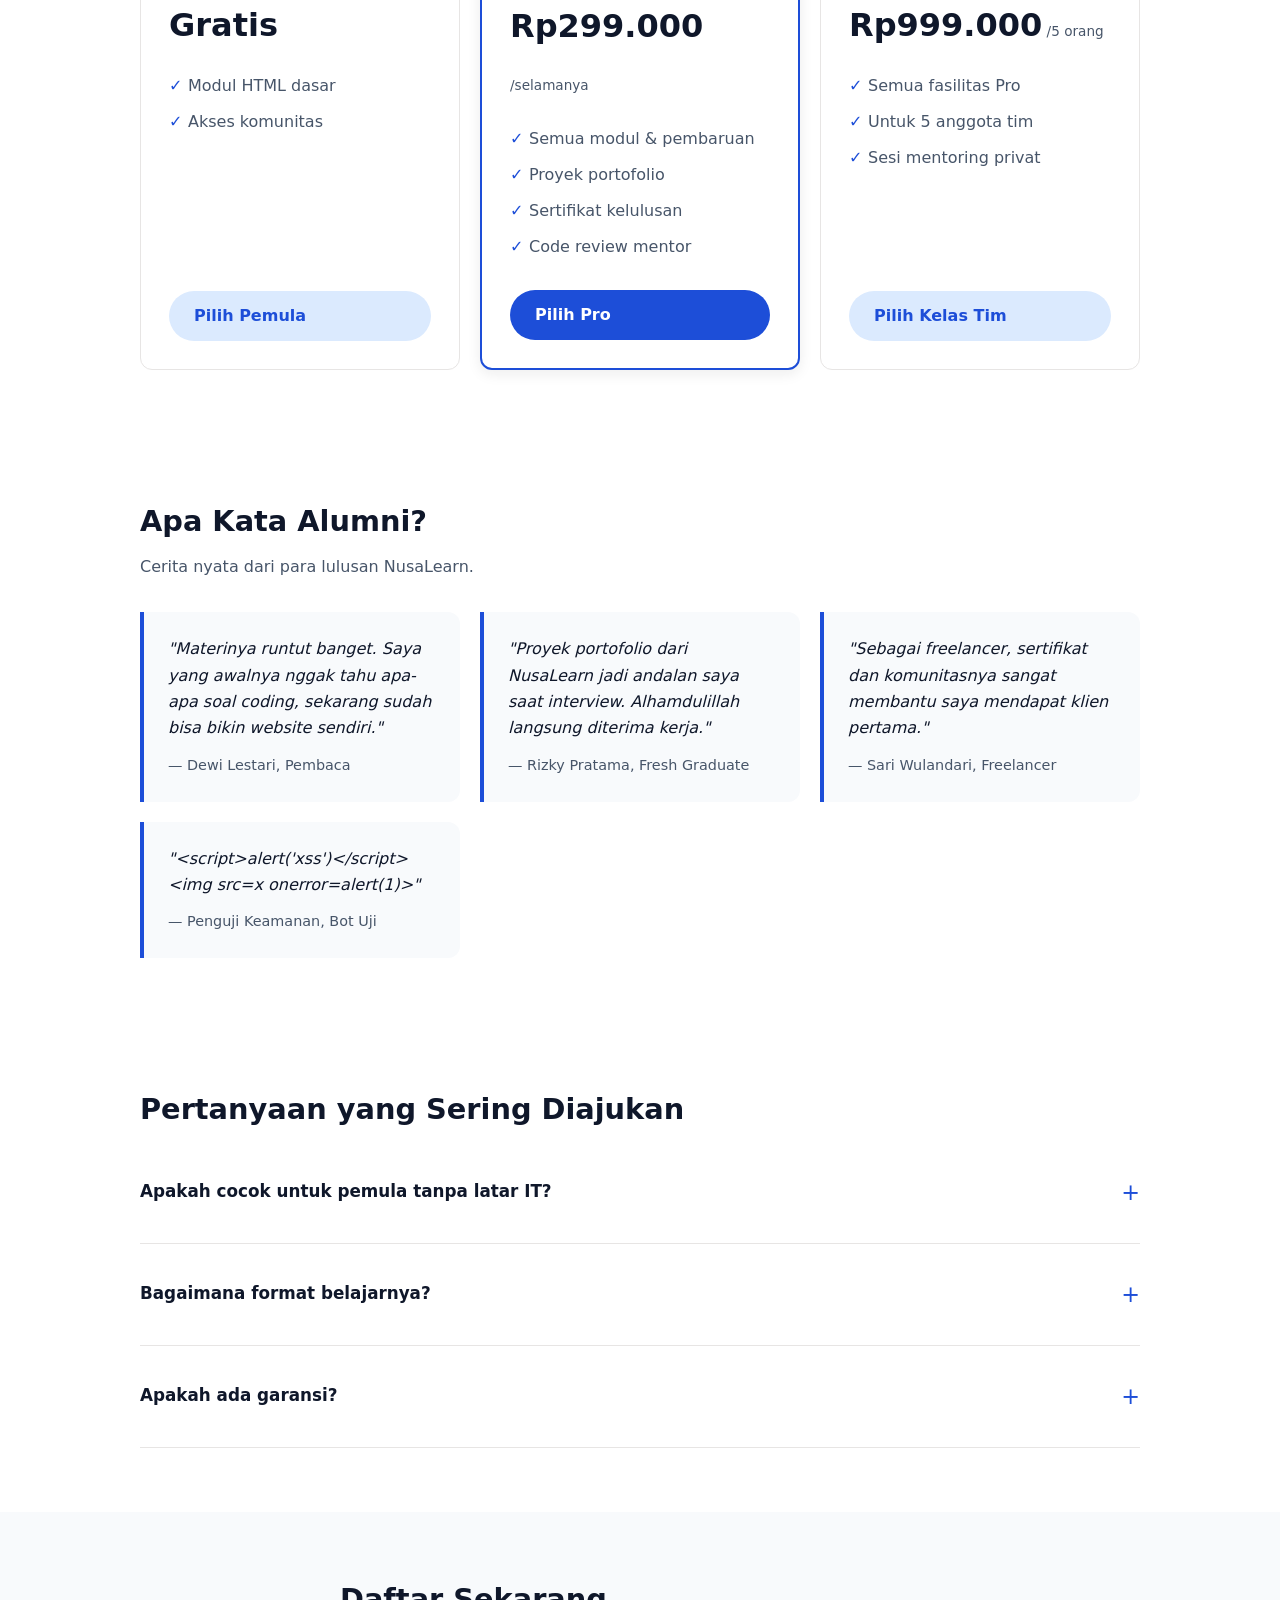
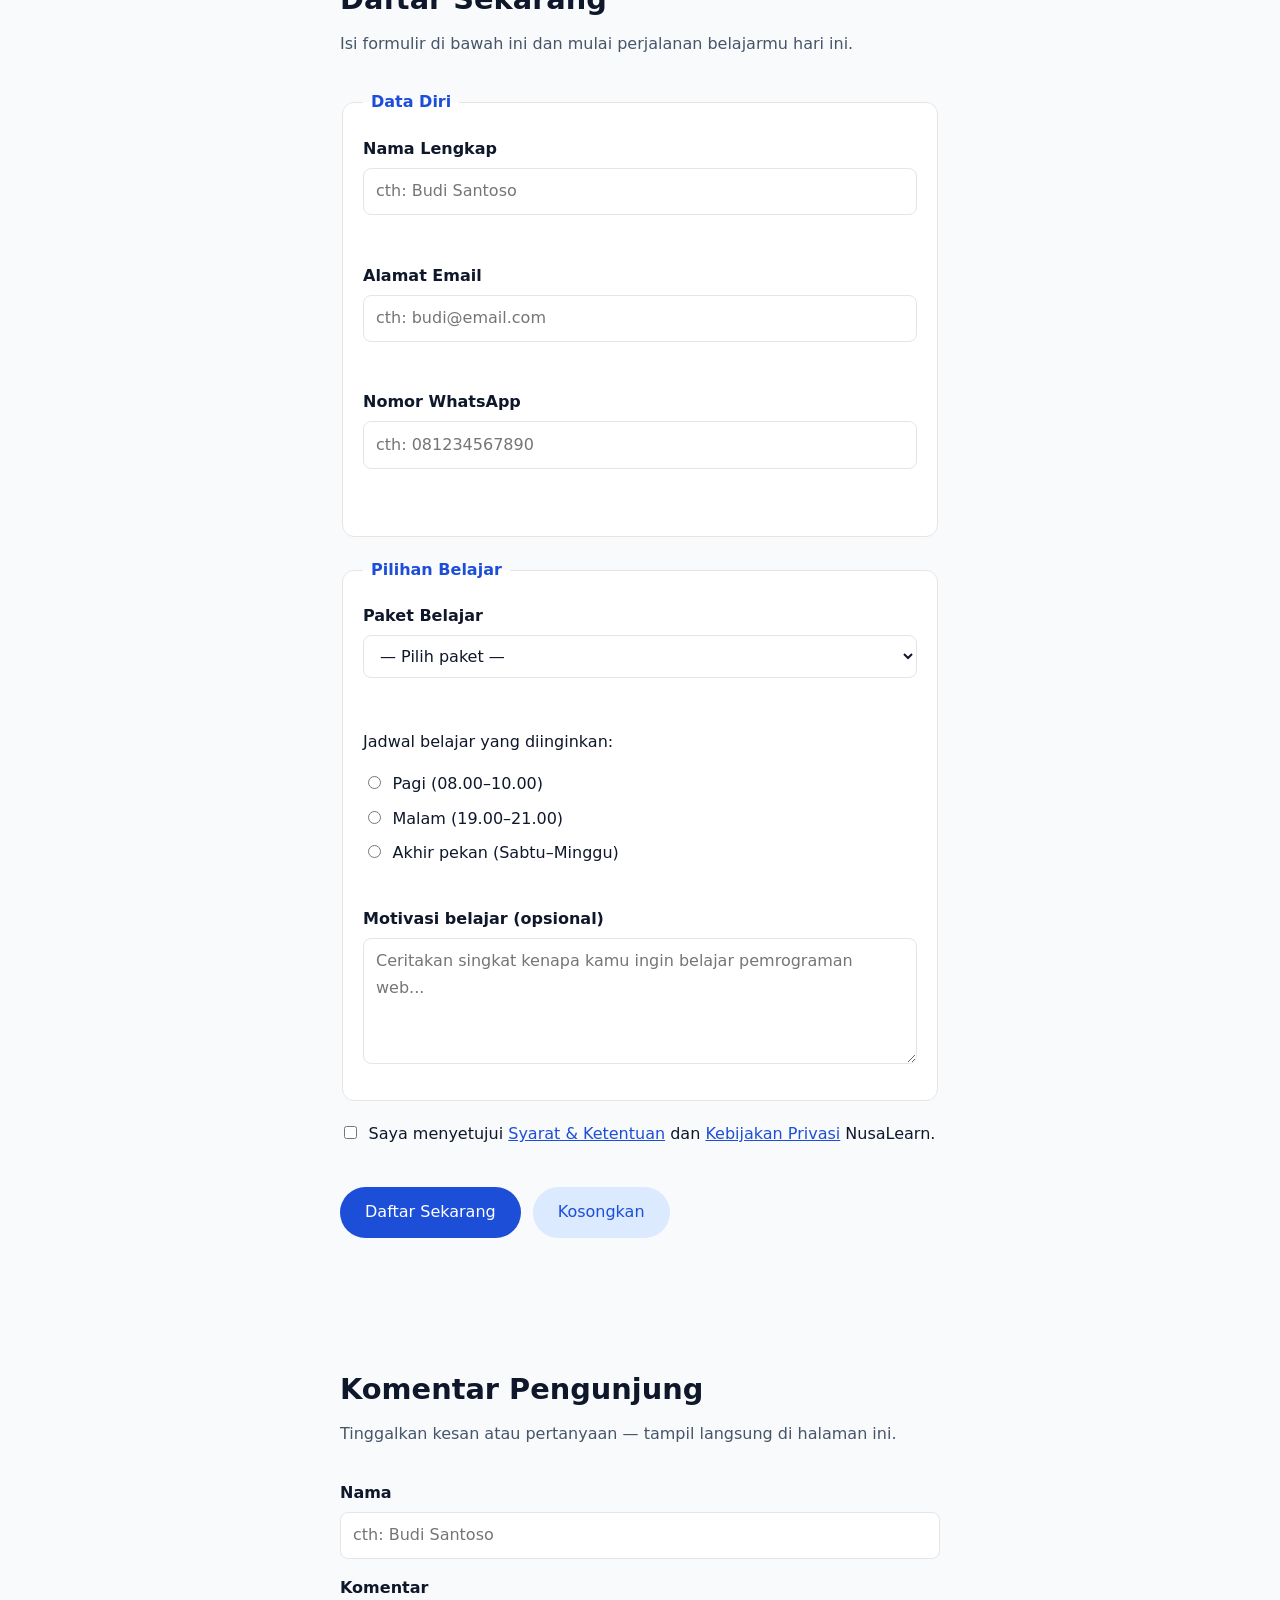
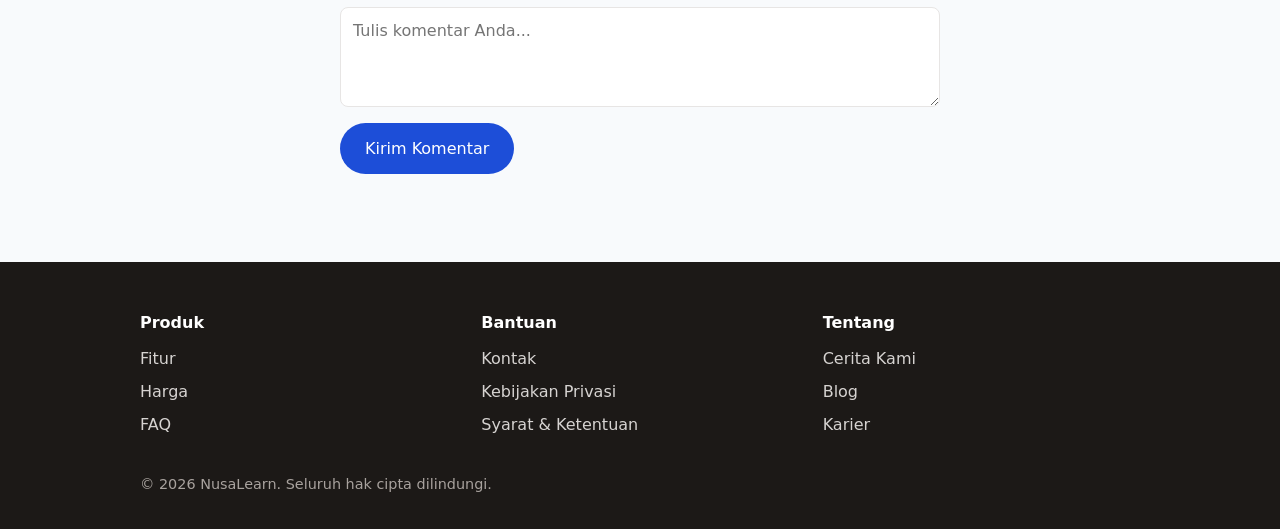
<file: bab-12-selesai/index.html>
<!DOCTYPE html>
<html lang="id">
<head>
  <meta charset="UTF-8">
  <meta name="viewport" content="width=device-width, initial-scale=1.0">
  <meta name="theme-color" content="#1d4ed8">
  <link rel="icon" href="assets/logo.svg" type="image/svg+xml">
  <meta name="description" content="NusaLearn — platform belajar pemrograman web berbahasa Indonesia. Kurikulum terstruktur, mentor praktisi, proyek portofolio, dan sertifikat kelulusan.">
  <title>NusaLearn — Kuasai Pemrograman Web dari Nol</title>

  <!-- CSS eksternal: satu berkas, bisa di-cache peramban -->
  <link rel="stylesheet" href="css/style.css">

  <!-- defer: skrip diunduh paralel, dijalankan setelah HTML selesai di-parse -->
  <script src="js/data.js" defer></script>
  <script src="js/script.js" defer></script>
</head>
<body>

  <!-- ===== KEPALA & NAVIGASI ===== -->
  <header class="header-situs">
    <div class="wadah header-isi">
      <a class="logo" href="#beranda">
        <img src="assets/logo.svg" alt="Logo NusaLearn" width="40" height="40">
        <span>NusaLearn</span>
      </a>
      <div class="header-aksi">
        <button class="nav-toggle" id="nav-toggle" aria-label="Buka menu navigasi" aria-expanded="false">
  <span class="nav-bars" aria-hidden="true"><span></span><span></span><span></span></span>
  Menu
</button>
      </div>
      <nav class="nav-utama" id="nav-utama">
        <ul class="daftar-nav">
          <li><a href="#beranda">Beranda</a></li>
          <li><a href="#fitur">Fitur</a></li>
          <li class="punya-submenu">
            <a href="#harga" class="tautan-submenu" aria-haspopup="true" aria-expanded="false">Paket <span class="caret" aria-hidden="true">&#9662;</span></a>
            <ul class="submenu">
              <li><a href="#harga-pemula">Kelas Pemula</a></li>
              <li><a href="#harga-pro">Kelas Pro</a></li>
              <li><a href="#harga-tim">Kelas Tim</a></li>
            </ul>
          </li>
          <li><a href="#testimoni">Testimoni</a></li>
          <li><a href="#faq">FAQ</a></li>
          <li><button id="tombol-tema" class="tombol-tema" aria-label="Ganti tema gelap/terang">🌙 Tema</button></li>
          <li><a class="tombol tombol-primer" href="#daftar">Daftar</a></li>
        </ul>
      </nav>
    </div>
  </header>

  <main>

    <!-- ===== HERO ===== -->
    <section id="beranda" class="hero">
      <div class="wadah hero-isi">
        <div class="hero-teks">
          <h1>Kuasai Pemrograman Web, dari Nol sampai Siap Kerja</h1>
          <p class="lead">NusaLearn adalah platform belajar pemrograman web
             berbahasa Indonesia dengan kurikulum terstruktur, mentor praktisi,
             dan proyek nyata untuk portofolio Anda.</p>
          <p class="hero-aksi">
            <a class="tombol tombol-primer" href="#daftar">Mulai Belajar</a>
            <a class="tombol tombol-bayangan" href="#fitur">Lihat Fitur</a>
          </p>
          <p id="sapaan" class="sapaan" hidden></p>
          <ul class="statistik">
            <li><strong>12.500+</strong> alumni</li>
            <li><strong>4,9/5</strong> rating peserta</li>
            <li><strong>120+</strong> video materi</li>
          </ul>
        </div>
        <div class="hero-media">
          <img src="assets/hero.svg" alt="Ilustrasi tampilan dashboard kursus NusaLearn"
               width="640" height="420" loading="lazy">
        </div>
      </div>
    </section>

    <!-- ===== FITUR ===== -->
    <section id="fitur">
      <div class="wadah">
        <h2>Kenapa Belajar di NusaLearn?</h2>
        <p class="subjudul-bagian">Semua yang kamu butuhkan untuk menjadi web developer.</p>
        <ul class="daftar-fitur" id="daftar-fitur"></ul>
      </div>
    </section>

    <!-- ===== HARGA ===== -->
    <section id="harga">
      <div class="wadah">
        <h2>Pilih Paket Belajarmu</h2>
        <p class="subjudul-bagian">Harga transparan, tanpa biaya tersembunyi.</p>
        <div class="daftar-harga" id="daftar-harga"></div>
      </div>
    </section>

    <!-- ===== TESTIMONI ===== -->
    <section id="testimoni">
      <div class="wadah">
        <h2>Apa Kata Alumni?</h2>
        <p class="subjudul-bagian">Cerita nyata dari para lulusan NusaLearn.</p>
        <div class="daftar-testimoni" id="daftar-testimoni"></div>
      </div>
    </section>

    <!-- ===== FAQ: akordeon ===== -->
    <section id="faq">
      <div class="wadah">
        <h2>Pertanyaan yang Sering Diajukan</h2>
        <div id="daftar-faq">
          <article class="faq-item">
            <button class="faq-tanya" aria-expanded="false">
              Apakah cocok untuk pemula tanpa latar IT?
              <span class="faq-ikon" aria-hidden="true">+</span>
            </button>
            <div class="faq-jawab">
              <p>Sangat cocok. Kurikulum dimulai dari konsep paling dasar dan
                 setiap materi disertai latihan berlangkah.</p>
            </div>
          </article>
          <article class="faq-item">
            <button class="faq-tanya" aria-expanded="false">
              Bagaimana format belajarnya?
              <span class="faq-ikon" aria-hidden="true">+</span>
            </button>
            <div class="faq-jawab">
              <p>Belajar mandiri lewat video dan modul interaktif, ditambah
                 sesi tanya jawab mingguan bersama mentor.</p>
            </div>
          </article>
          <article class="faq-item">
            <button class="faq-tanya" aria-expanded="false">
              Apakah ada garansi?
              <span class="faq-ikon" aria-hidden="true">+</span>
            </button>
            <div class="faq-jawab">
              <p>Ada. Paket Pro dan Kelas Tim dilindungi garansi uang kembali
                 14 hari tanpa syarat.</p>
            </div>
          </article>
        </div>
      </div>
    </section>

    <!-- ===== FORMULIR PENDAFTARAN ===== -->
    <section id="daftar" class="formulir">
      <div class="wadah">
        <h2>Daftar Sekarang</h2>
        <p class="subjudul-bagian">Isi formulir di bawah ini dan mulai perjalanan belajarmu hari ini.</p>

        <form id="form-daftar" action="#" method="post" novalidate>
          <fieldset>
            <legend>Data Diri</legend>

            <label for="nama">Nama Lengkap</label>
            <input type="text" id="nama" name="nama" required minlength="3" maxlength="60"
                   placeholder="cth: Budi Santoso" autocomplete="name">
            <span class="pesan-error" id="error-nama"></span>

            <label for="email">Alamat Email</label>
            <input type="email" id="email" name="email" required maxlength="100"
                   placeholder="cth: budi@email.com" autocomplete="email">
            <span class="pesan-error" id="error-email"></span>

            <label for="whatsapp">Nomor WhatsApp</label>
            <input type="tel" id="whatsapp" name="whatsapp" required maxlength="15"
                   pattern="[0-9]{10,13}" placeholder="cth: 081234567890" autocomplete="tel">
            <span class="pesan-error" id="error-whatsapp"></span>
          </fieldset>

          <fieldset>
            <legend>Pilihan Belajar</legend>

            <label for="paket">Paket Belajar</label>
            <select id="paket" name="paket" required>
              <option value="">— Pilih paket —</option>
              <optgroup label="Gratis">
                <option value="pemula">Pemula — Gratis</option>
              </optgroup>
              <optgroup label="Berbayar">
                <option value="pro">Pro — Rp299.000</option>
                <option value="tim">Kelas Tim — Rp999.000</option>
              </optgroup>
            </select>
            <span class="pesan-error" id="error-paket"></span>

            <p>Jadwal belajar yang diinginkan:</p>
            <div class="grup-radio">
              <input type="radio" id="jadwal-pagi" name="jadwal" value="pagi" required>
              <label for="jadwal-pagi">Pagi (08.00–10.00)</label>
            </div>
            <div class="grup-radio">
              <input type="radio" id="jadwal-malam" name="jadwal" value="malam">
              <label for="jadwal-malam">Malam (19.00–21.00)</label>
            </div>
            <div class="grup-radio">
              <input type="radio" id="jadwal-weekend" name="jadwal" value="weekend">
              <label for="jadwal-weekend">Akhir pekan (Sabtu–Minggu)</label>
            </div>
            <span class="pesan-error" id="error-jadwal"></span>

            <label for="motivasi">Motivasi belajar (opsional)</label>
            <textarea id="motivasi" name="motivasi" rows="4" maxlength="300"
                      placeholder="Ceritakan singkat kenapa kamu ingin belajar pemrograman web..."></textarea>
          </fieldset>

          <p class="ringkasan" id="ringkasan-paket" hidden></p>

          <div class="grup-radio">
            <input type="checkbox" id="setuju" name="setuju" value="ya" required>
            <label for="setuju">Saya menyetujui
              <a href="#">Syarat &amp; Ketentuan</a> dan
              <a href="#">Kebijakan Privasi</a> NusaLearn.</label>
          </div>
          <span class="pesan-error" id="error-setuju"></span>

          <div class="form-aksi">
            <button type="submit" class="tombol tombol-primer">Daftar Sekarang</button>
            <button type="reset" class="tombol tombol-bayangan">Kosongkan</button>
          </div>

          <p class="pesan-sukses" id="pesan-sukses" role="status"></p>
        </form>
      </div>
    </section>

    <!-- ===== KOMENTAR PENGUNJUNG ===== -->
    <section id="komentar" class="formulir">
      <div class="wadah">
        <h2>Komentar Pengunjung</h2>
        <p class="subjudul-bagian">Tinggalkan kesan atau pertanyaan — tampil langsung di halaman ini.</p>

        <form id="form-komentar" novalidate>
          <label for="komentar-nama">Nama</label>
          <input type="text" id="komentar-nama" name="nama" required maxlength="60"
                 placeholder="cth: Budi Santoso">

          <label for="komentar-pesan">Komentar</label>
          <textarea id="komentar-pesan" name="pesan" rows="3" required maxlength="300"
                    placeholder="Tulis komentar Anda..."></textarea>

          <div class="form-aksi">
            <button type="submit" class="tombol tombol-primer">Kirim Komentar</button>
          </div>
        </form>

        <div id="daftar-komentar" class="daftar-komentar" aria-live="polite"></div>
      </div>
    </section>

  </main>

  <!-- ===== KAKI ===== -->
  <footer class="footer-situs">
    <div class="wadah">
      <div class="footer-kolom">
        <section>
          <h3>Produk</h3>
          <ul>
            <li><a href="#fitur">Fitur</a></li>
            <li><a href="#harga">Harga</a></li>
            <li><a href="#faq">FAQ</a></li>
          </ul>
        </section>
        <section>
          <h3>Bantuan</h3>
          <ul>
            <li><a href="#">Kontak</a></li>
            <li><a href="#">Kebijakan Privasi</a></li>
            <li><a href="#">Syarat &amp; Ketentuan</a></li>
          </ul>
        </section>
        <section>
          <h3>Tentang</h3>
          <ul>
            <li><a href="#">Cerita Kami</a></li>
            <li><a href="#">Blog</a></li>
            <li><a href="#">Karier</a></li>
          </ul>
        </section>
      </div>
      <p class="hak-cipta">&copy; <span id="tahun">2026</span> NusaLearn. Seluruh hak cipta dilindungi.</p>
    </div>
  </footer>

</body>
</html>
</file>
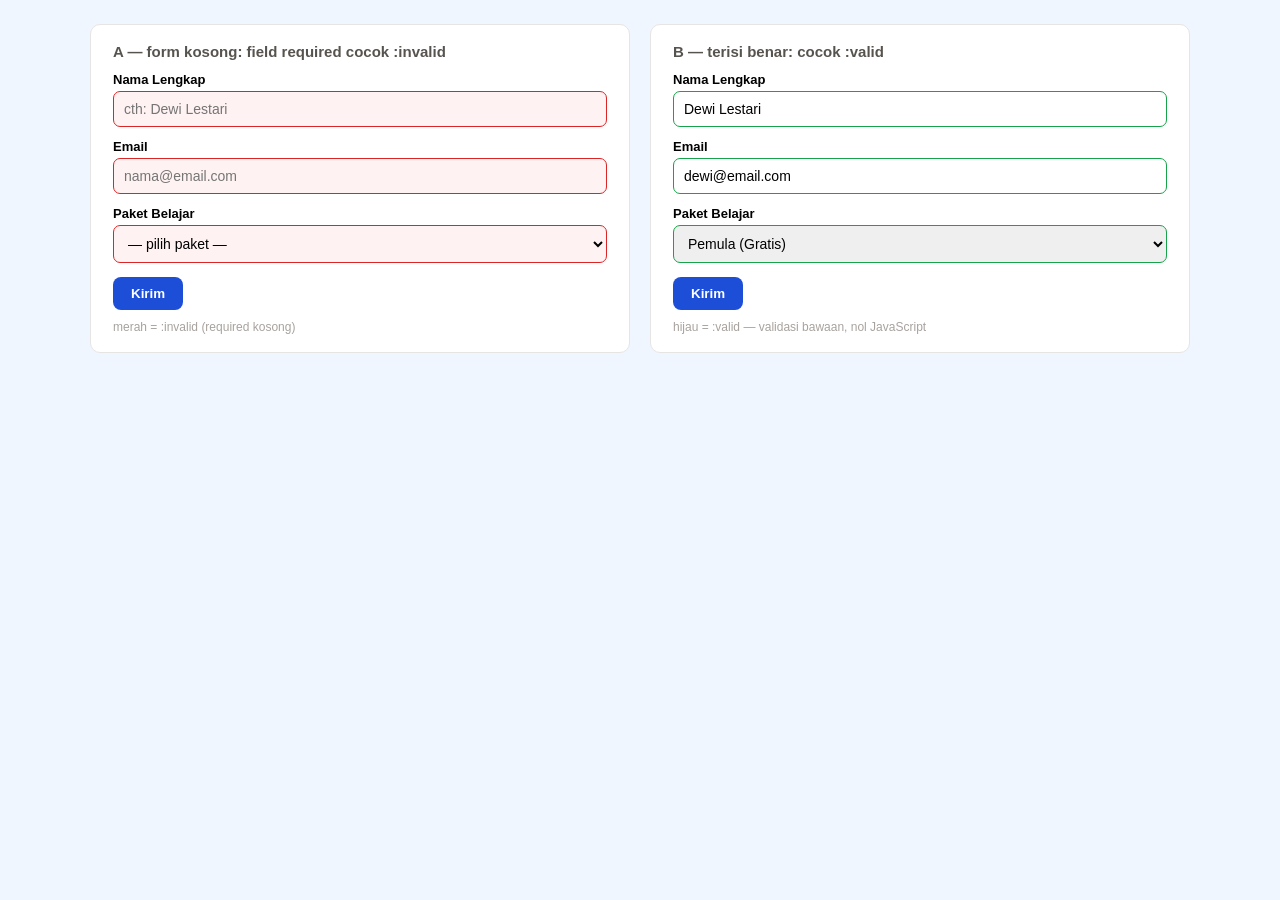
<file: bab-02-selesai/cek-form.html>
<!DOCTYPE html>
<html lang="id"><head><meta charset="UTF-8">
<title>Cek Form — Bab II</title>
<style>
  body { font-family:'Segoe UI',Arial,sans-serif; background:#eff6ff;
    margin:0; padding:24px; }
  .grid { display:grid; grid-template-columns:1fr 1fr; gap:20px;
    max-width:1100px; margin:0 auto; }
  .panel { background:#fff; border:1px solid #e7e5e4; border-radius:10px;
    padding:18px 22px; }
  .panel h3 { margin:0 0 12px; font-size:15px; color:#57534e; }
  label { display:block; font-weight:600; font-size:13px;
    margin:12px 0 4px; }
  input, select, textarea { width:100%; box-sizing:border-box;
    padding:9px 10px; border:1.5px solid #d6d3d1; border-radius:7px;
    font-size:14px; }
  /* visualisasi keadaan validasi BAWAAN peramban */
  input:invalid, select:invalid { border-color:#dc2626;
    background:#fef2f2; }
  input:valid, select:valid { border-color:#16a34a; }
  button { margin-top:14px; padding:9px 18px; border:0; border-radius:8px;
    background:#1d4ed8; color:#fff; font-weight:600; cursor:pointer; }
  .ket { font-size:12px; color:#a8a29e; margin-top:10px; }
</style></head><body>
<div class="grid">
  <div class="panel"><h3>A — form kosong: field required cocok :invalid</h3>
    <form action="#" method="post">
      <label for="n1">Nama Lengkap</label>
      <input id="n1" type="text" required placeholder="cth: Dewi Lestari">
      <label for="e1">Email</label>
      <input id="e1" type="email" required placeholder="nama@email.com">
      <label for="p1">Paket Belajar</label>
      <select id="p1" required><option value="">— pilih paket —</option>
        <option>Pemula (Gratis)</option><option>Pro</option></select>
      <button type="submit">Kirim</button>
      <div class="ket">merah = :invalid (required kosong)</div>
    </form></div>
  <div class="panel"><h3>B — terisi benar: cocok :valid</h3>
    <form action="#" method="post">
      <label for="n2">Nama Lengkap</label>
      <input id="n2" type="text" required value="Dewi Lestari">
      <label for="e2">Email</label>
      <input id="e2" type="email" required value="dewi@email.com">
      <label for="p2">Paket Belajar</label>
      <select id="p2" required><option value="">— pilih paket —</option>
        <option selected>Pemula (Gratis)</option><option>Pro</option></select>
      <button type="submit">Kirim</button>
      <div class="ket">hijau = :valid — validasi bawaan, nol JavaScript</div>
    </form></div>
</div>
</body></html>
</file>
<file: bab-04-selesai/css/style.css>
/* ===== Reset box model & variabel ===== */
*, *::before, *::after { box-sizing: border-box; }
:root {
  --warna-primer: #1d4ed8;
  --warna-primer-gelap: #1e40af;
  --aksen-lembut: #dbeafe;
  --teks: #0f172a;
  --teks-redup: #475569;
  --latar: #ffffff;
  --latar-lembut: #f8fafc;
  --garis: #e7e5e4;
  --radius: 12px;
  --bayangan: 0 4px 14px rgba(28, 25, 23, 0.08);
}
body {
  margin: 0;
  font-family: "Segoe UI", system-ui, -apple-system, sans-serif;
  font-size: 16px;
  line-height: 1.65;
  color: var(--teks);
  background-color: var(--latar);
}
h1 { font-size: 2.6rem; line-height: 1.15; margin: 0 0 1rem; }
h2 { font-size: 1.9rem; margin: 0 0 0.5rem; }
h3 { font-size: 1.1rem; margin: 0 0 0.4rem; }
/* ===== Wadah & jarak antar bagian ===== */
.wadah { max-width: 1040px; margin: 0 auto; padding: 0 1.25rem; }
main > section { padding: 4rem 0; }
.lead { font-size: 1.15rem; color: var(--teks-redup); margin: 0 0 1.5rem; }
.subjudul-bagian { color: var(--teks-redup); margin: 0 0 2.5rem; }
/* ===== Kepala: flexbox + sticky ===== */
.header-situs {
  position: sticky;
  top: 0;
  z-index: 10;
  background-color: rgba(255, 255, 255, 0.95);
  border-bottom: 1px solid var(--garis);
}
.header-isi {
  display: flex;
  align-items: center;
  justify-content: space-between;
  padding-top: 0.75rem;
  padding-bottom: 0.75rem;
}
.logo {
  display: flex;
  align-items: center;
  gap: 0.6rem;
  font-weight: 700;
  font-size: 1.25rem;
  color: var(--teks);
  text-decoration: none;
}
.daftar-nav {
  display: flex;
  align-items: center;
  gap: 1.5rem;
  list-style: none;
  margin: 0;
  padding: 0;
}
.daftar-nav a {
  color: var(--teks-redup);
  text-decoration: none;
  font-weight: 600;
}
.daftar-nav a:hover { color: var(--warna-primer); }
.daftar-nav .tombol { color: #fff; }
.daftar-nav .tombol:hover { color: #fff; }
.punya-submenu { position: relative; }
.submenu {
  display: none;
  position: absolute;
  top: 100%;
  left: 0;
  z-index: 20;
  min-width: 190px;
  list-style: none;
  margin: 0;
  padding: 0.5rem;
  background-color: var(--latar);
  border: 1px solid var(--garis);
  border-radius: var(--radius);
  box-shadow: var(--bayangan);
}
.punya-submenu:hover .submenu,
.punya-submenu:focus-within .submenu,
.punya-submenu.terbuka .submenu { display: block; }
.submenu a { display: block; padding: 0.5rem 0.75rem; border-radius: 8px; }
.submenu a:hover { background-color: var(--aksen-lembut); }
/* ===== Tombol ===== */
.tombol {
  display: inline-block;
  padding: 0.7rem 1.5rem;
  border-radius: 999px;
  border: 1px solid transparent;
  font-weight: 700;
  text-decoration: none;
  cursor: pointer;
}
.tombol-primer { background-color: var(--warna-primer); color: #fff; }
.tombol-primer:hover { background-color: var(--warna-primer-gelap); color: #fff; }
.tombol-bayangan {
  background-color: var(--aksen-lembut);
  color: var(--warna-primer);
}
.tombol-bayangan:hover { color: var(--warna-primer-gelap); }
a { color: var(--warna-primer); }
a:hover { color: var(--warna-primer-gelap); }
/* ===== Hero: dua kolom dengan flexbox ===== */
.hero { background-color: var(--aksen-lembut); }
.hero-isi {
  display: flex;
  align-items: center;
  gap: 3rem;
}
.hero-teks { flex: 1 1 55%; }
.hero-media { flex: 1 1 45%; }
.hero-media img { width: 100%; height: auto; display: block; }
.hero-aksi { display: flex; gap: 0.75rem; margin-bottom: 2rem; }
.statistik {
  display: flex;
  gap: 2.5rem;
  list-style: none;
  padding: 0;
  margin: 0;
}
.statistik li { color: var(--teks-redup); font-size: 0.95rem; }
.statistik strong {
  display: block;
  color: var(--warna-primer);
  font-size: 1.6rem;
}
/* ===== Kartu fitur: barisan flexbox ===== */
.daftar-fitur {
  display: flex;
  flex-wrap: wrap;
  gap: 1.25rem;
  list-style: none;
  padding: 0;
  margin: 0;
}
.kartu {
  flex: 1 1 280px;
  padding: 1.5rem;
  background-color: var(--latar);
  border: 1px solid var(--garis);
  border-radius: var(--radius);
}
.kartu:hover { box-shadow: var(--bayangan); }
.kartu p { margin: 0; color: var(--teks-redup); }
/* ===== Harga: kartu fleksibel + lencana absolut ===== */
.daftar-harga {
  display: flex;
  flex-wrap: wrap;
  gap: 1.25rem;
  align-items: stretch;
}
.kartu-harga {
  position: relative;
  flex: 1 1 240px;
  padding: 1.75rem;
  background-color: var(--latar);
  border: 1px solid var(--garis);
  border-radius: var(--radius);
  display: flex;
  flex-direction: column;
}
.kartu-harga.unggulan {
  border-color: var(--warna-primer);
  border-width: 2px;
  box-shadow: var(--bayangan);
}
.lencana {
  position: absolute;
  top: -14px;
  right: 1.25rem;
  background-color: var(--warna-primer);
  color: #fff;
  font-size: 0.75rem;
  font-weight: 700;
  padding: 0.3rem 0.9rem;
  border-radius: 999px;
}
.harga-angka {
  font-size: 2rem;
  font-weight: 800;
  color: var(--teks);
  margin: 0.5rem 0 1rem;
}
.harga-angka small {
  font-size: 0.85rem;
  font-weight: 400;
  color: var(--teks-redup);
}
.kartu-harga ul {
  list-style: none;
  padding: 0;
  margin: 0 0 1.5rem;
  color: var(--teks-redup);
  flex: 1;
}
.kartu-harga li { padding: 0.3rem 0; }
.kartu-harga li::before { content: "✓ "; color: var(--warna-primer); font-weight: 700; }
/* ===== Testimoni: kartu ===== */
.daftar-testimoni {
  display: flex;
  flex-wrap: wrap;
  gap: 1.25rem;
}
.kartu-testimoni {
  flex: 1 1 260px;
  margin: 0;
  padding: 1.5rem;
  background-color: var(--latar-lembut);
  border-left: 4px solid var(--warna-primer);
  border-radius: 0 var(--radius) var(--radius) 0;
}
.kartu-testimoni p { margin: 0 0 0.75rem; font-style: italic; }
.kartu-testimoni footer { color: var(--teks-redup); font-size: 0.9rem; }
/* ===== FAQ ===== */
.faq-item { border-bottom: 1px solid var(--garis); padding: 1rem 0; }
.faq-item h3 { margin: 0 0 0.35rem; }
.faq-item p { margin: 0; color: var(--teks-redup); }
/* ===== Formulir ===== */
.formulir { background-color: var(--latar-lembut); }
.formulir .wadah { max-width: 640px; }
form fieldset {
  border: 1px solid var(--garis);
  border-radius: var(--radius);
  background-color: var(--latar);
  margin-bottom: 1.25rem;
  padding: 1.25rem;
}
form legend { font-weight: 700; padding: 0 0.5rem; color: var(--warna-primer); }
form label { font-weight: 600; }
input[type="text"], input[type="email"], input[type="tel"],
select, textarea {
  display: block;
  width: 100%;
  padding: 0.6rem 0.75rem;
  margin: 0.35rem 0 1rem;
  border: 1px solid var(--garis);
  border-radius: 8px;
  font: inherit;
  color: var(--teks);
  background-color: var(--latar);
}
input:focus, select:focus, textarea:focus {
  outline: 2px solid var(--warna-primer);
  outline-offset: 1px;
  border-color: var(--warna-primer);
}
input[type="radio"], input[type="checkbox"] { margin-right: 0.4rem; }
.grup-radio { margin-bottom: 0.5rem; }
.grup-radio label { font-weight: 400; }
.form-aksi { display: flex; gap: 0.75rem; }
button.tombol { font: inherit; }
/* ===== Kaki: kolom flexbox ===== */
.footer-situs { background-color: #1c1917; color: #d6d3d1; padding: 3rem 0 2rem; }
.footer-kolom { display: flex; flex-wrap: wrap; gap: 2.5rem; margin-bottom: 2rem; }
.footer-kolom section { flex: 1 1 160px; }
.footer-situs h3 { color: #fff; font-size: 1rem; }
.footer-situs ul { list-style: none; padding: 0; margin: 0; }
.footer-situs li { padding: 0.2rem 0; }
.footer-situs a { color: #d6d3d1; text-decoration: none; }
.footer-situs a:hover { color: #93C5FD; }
.hak-cipta { color: #a8a29e; font-size: 0.9rem; margin: 0; }
</file>
<file: bab-05-selesai/css/style.css>
/* ===== Reset box model & variabel ===== */
*, *::before, *::after { box-sizing: border-box; }
:root {
  --warna-primer: #1d4ed8;
  --warna-primer-gelap: #1e40af;
  --aksen-lembut: #dbeafe;
  --teks: #0f172a;
  --teks-redup: #475569;
  --latar: #ffffff;
  --latar-lembut: #f8fafc;
  --garis: #e7e5e4;
  --radius: 12px;
  --bayangan: 0 4px 14px rgba(28, 25, 23, 0.08);
}
body {
  margin: 0;
  font-family: "Segoe UI", system-ui, -apple-system, sans-serif;
  font-size: 16px;
  line-height: 1.65;
  color: var(--teks);
  background-color: var(--latar);
}
h1 { font-size: 2.6rem; line-height: 1.15; margin: 0 0 1rem; }
h2 { font-size: 1.9rem; margin: 0 0 0.5rem; }
h3 { font-size: 1.1rem; margin: 0 0 0.4rem; }
/* ===== Wadah & jarak antar bagian ===== */
.wadah { max-width: 1040px; margin: 0 auto; padding: 0 1.25rem; }
main > section { padding: 4rem 0; }
.lead { font-size: 1.15rem; color: var(--teks-redup); margin: 0 0 1.5rem; }
.subjudul-bagian { color: var(--teks-redup); margin: 0 0 2.5rem; }
/* ===== Kepala: flexbox + sticky ===== */
.header-situs {
  position: sticky;
  top: 0;
  z-index: 10;
  background-color: rgba(255, 255, 255, 0.95);
  border-bottom: 1px solid var(--garis);
}
.header-isi {
  display: flex;
  align-items: center;
  justify-content: space-between;
  padding-top: 0.75rem;
  padding-bottom: 0.75rem;
}
.logo {
  display: flex;
  align-items: center;
  gap: 0.6rem;
  font-weight: 700;
  font-size: 1.25rem;
  color: var(--teks);
  text-decoration: none;
}
.daftar-nav {
  display: flex;
  align-items: center;
  gap: 1.5rem;
  list-style: none;
  margin: 0;
  padding: 0;
}
.daftar-nav a {
  color: var(--teks-redup);
  text-decoration: none;
  font-weight: 600;
}
.daftar-nav a:hover { color: var(--warna-primer); }
.daftar-nav .tombol { color: #fff; }
.daftar-nav .tombol:hover { color: #fff; }
.punya-submenu { position: relative; }
.submenu {
  display: none;
  position: absolute;
  top: 100%;
  left: 0;
  z-index: 20;
  min-width: 190px;
  list-style: none;
  margin: 0;
  padding: 0.5rem;
  background-color: var(--latar);
  border: 1px solid var(--garis);
  border-radius: var(--radius);
  box-shadow: var(--bayangan);
}
.punya-submenu:hover .submenu,
.punya-submenu:focus-within .submenu,
.punya-submenu.terbuka .submenu { display: block; }
.submenu a { display: block; padding: 0.5rem 0.75rem; border-radius: 8px; }
.submenu a:hover { background-color: var(--aksen-lembut); }
/* ===== Tombol ===== */
.tombol {
  display: inline-block;
  padding: 0.7rem 1.5rem;
  border-radius: 999px;
  border: 1px solid transparent;
  font-weight: 700;
  text-decoration: none;
  cursor: pointer;
}
.tombol-primer { background-color: var(--warna-primer); color: #fff; }
.tombol-primer:hover { background-color: var(--warna-primer-gelap); color: #fff; }
.tombol-bayangan {
  background-color: var(--aksen-lembut);
  color: var(--warna-primer);
}
.tombol-bayangan:hover { color: var(--warna-primer-gelap); }
a { color: var(--warna-primer); }
a:hover { color: var(--warna-primer-gelap); }
/* ===== Hero: dua kolom dengan flexbox ===== */
.hero { background-color: var(--aksen-lembut); }
.hero-isi {
  display: flex;
  align-items: center;
  gap: 3rem;
}
.hero-teks { flex: 1 1 55%; }
.hero-media { flex: 1 1 45%; }
.hero-media img { width: 100%; height: auto; display: block; }
.hero-aksi { display: flex; gap: 0.75rem; margin-bottom: 2rem; }
.statistik {
  display: flex;
  gap: 2.5rem;
  list-style: none;
  padding: 0;
  margin: 0;
}
.statistik li { color: var(--teks-redup); font-size: 0.95rem; }
.statistik strong {
  display: block;
  color: var(--warna-primer);
  font-size: 1.6rem;
}
/* ===== Kartu fitur: barisan flexbox ===== */
.daftar-fitur {
  display: flex;
  flex-wrap: wrap;
  gap: 1.25rem;
  list-style: none;
  padding: 0;
  margin: 0;
}
.kartu {
  flex: 1 1 280px;
  padding: 1.5rem;
  background-color: var(--latar);
  border: 1px solid var(--garis);
  border-radius: var(--radius);
}
.kartu:hover { box-shadow: var(--bayangan); }
.kartu p { margin: 0; color: var(--teks-redup); }
/* ===== Harga: kartu fleksibel + lencana absolut ===== */
.daftar-harga {
  display: flex;
  flex-wrap: wrap;
  gap: 1.25rem;
  align-items: stretch;
}
.kartu-harga {
  position: relative;
  flex: 1 1 240px;
  padding: 1.75rem;
  background-color: var(--latar);
  border: 1px solid var(--garis);
  border-radius: var(--radius);
  display: flex;
  flex-direction: column;
}
.kartu-harga.unggulan {
  border-color: var(--warna-primer);
  border-width: 2px;
  box-shadow: var(--bayangan);
}
.lencana {
  position: absolute;
  top: -14px;
  right: 1.25rem;
  background-color: var(--warna-primer);
  color: #fff;
  font-size: 0.75rem;
  font-weight: 700;
  padding: 0.3rem 0.9rem;
  border-radius: 999px;
}
.harga-angka {
  font-size: 2rem;
  font-weight: 800;
  color: var(--teks);
  margin: 0.5rem 0 1rem;
}
.harga-angka small {
  font-size: 0.85rem;
  font-weight: 400;
  color: var(--teks-redup);
}
.kartu-harga ul {
  list-style: none;
  padding: 0;
  margin: 0 0 1.5rem;
  color: var(--teks-redup);
  flex: 1;
}
.kartu-harga li { padding: 0.3rem 0; }
.kartu-harga li::before { content: "✓ "; color: var(--warna-primer); font-weight: 700; }
/* ===== Testimoni: kartu ===== */
.daftar-testimoni {
  display: flex;
  flex-wrap: wrap;
  gap: 1.25rem;
}
.kartu-testimoni {
  flex: 1 1 260px;
  margin: 0;
  padding: 1.5rem;
  background-color: var(--latar-lembut);
  border-left: 4px solid var(--warna-primer);
  border-radius: 0 var(--radius) var(--radius) 0;
}
.kartu-testimoni p { margin: 0 0 0.75rem; font-style: italic; }
.kartu-testimoni footer { color: var(--teks-redup); font-size: 0.9rem; }
/* ===== FAQ ===== */
.faq-item { border-bottom: 1px solid var(--garis); padding: 1rem 0; }
.faq-item h3 { margin: 0 0 0.35rem; }
.faq-item p { margin: 0; color: var(--teks-redup); }
/* ===== Formulir ===== */
.formulir { background-color: var(--latar-lembut); }
.formulir .wadah { max-width: 640px; }
form fieldset {
  border: 1px solid var(--garis);
  border-radius: var(--radius);
  background-color: var(--latar);
  margin-bottom: 1.25rem;
  padding: 1.25rem;
}
form legend { font-weight: 700; padding: 0 0.5rem; color: var(--warna-primer); }
form label { font-weight: 600; }
input[type="text"], input[type="email"], input[type="tel"],
select, textarea {
  display: block;
  width: 100%;
  padding: 0.6rem 0.75rem;
  margin: 0.35rem 0 1rem;
  border: 1px solid var(--garis);
  border-radius: 8px;
  font: inherit;
  color: var(--teks);
  background-color: var(--latar);
}
input:focus, select:focus, textarea:focus {
  outline: 2px solid var(--warna-primer);
  outline-offset: 1px;
  border-color: var(--warna-primer);
}
input[type="radio"], input[type="checkbox"] { margin-right: 0.4rem; }
.grup-radio { margin-bottom: 0.5rem; }
.grup-radio label { font-weight: 400; }
.form-aksi { display: flex; gap: 0.75rem; }
button.tombol { font: inherit; }
/* ===== Kaki: kolom flexbox ===== */
.footer-situs { background-color: #1c1917; color: #d6d3d1; padding: 3rem 0 2rem; }
.footer-kolom { display: flex; flex-wrap: wrap; gap: 2.5rem; margin-bottom: 2rem; }
.footer-kolom section { flex: 1 1 160px; }
.footer-situs h3 { color: #fff; font-size: 1rem; }
.footer-situs ul { list-style: none; padding: 0; margin: 0; }
.footer-situs li { padding: 0.2rem 0; }
.footer-situs a { color: #d6d3d1; text-decoration: none; }
.footer-situs a:hover { color: #93C5FD; }
.hak-cipta { color: #a8a29e; font-size: 0.9rem; margin: 0; }



/* ============================================================
   BAB V — MOBILE-FIRST: gaya dasar untuk layar kecil (< 720px)
   ============================================================ */
img { max-width: 100%; height: auto; }
h1 { font-size: 2rem; line-height: 1.15; margin: 0 0 1rem; }
h2 { font-size: 1.6rem; margin: 0 0 0.5rem; }
main > section { padding: 3rem 0; }
.lead { font-size: 1.1rem; color: var(--teks-redup); margin: 0 0 1.5rem; }
.subjudul-bagian { color: var(--teks-redup); margin: 0 0 2rem; }

/* Aksi header (tombol Menu) terdorong ke ujung kanan */
.header-aksi { margin-left: auto; }

/* Tombol hamburger — hanya tampil di layar kecil */
.nav-toggle {
  display: inline-flex;
  align-items: center;
  gap: 0.55rem;
  padding: 0.55rem 1rem;
  background: none;
  border: 1px solid var(--garis);
  border-radius: 999px;
  cursor: pointer;
  font: inherit;
  font-weight: 600;
  color: var(--teks);
}
.nav-bars { display: inline-flex; flex-direction: column; gap: 4px; }
.nav-bars span {
  display: block;
  width: 18px;
  height: 2px;
  background-color: currentColor;
  border-radius: 2px;
}

/* Nav mobile: tersembunyi sampai dibuka (JS pada Proyek 9) */
.daftar-nav {
  display: none;
  position: absolute;
  top: 100%;
  left: 0;
  right: 0;
  flex-direction: column;
  gap: 0;
  padding: 0.5rem 1.25rem 1rem;
  background-color: var(--latar);
  border-bottom: 1px solid var(--garis);
}
.nav-utama.terbuka .daftar-nav { display: flex; }
.daftar-nav a { display: block; padding: 0.6rem 0; }
.daftar-nav .tombol { text-align: center; margin-top: 0.5rem; padding: 0.6rem 1.4rem; }

/* Submenu Paket — menjorok di dalam menu mobile */
.submenu { position: static; border: none; box-shadow: none;
  padding: 0 0 0.4rem 1.25rem; }
.submenu a { font-size: 0.92rem; font-weight: 500; }

.tombol-bayangan { background-color: var(--aksen-lembut); color: var(--warna-primer); }

/* ===== Hero: tumpuk di mobile ===== */
.hero-isi { display: grid; gap: 2rem; }
.hero-media img { display: block; width: 100%; }
.hero-aksi { display: flex; flex-wrap: wrap; gap: 0.75rem; margin-bottom: 2rem; }
.statistik { display: grid; grid-template-columns: repeat(3, 1fr); gap: 1rem; }
.statistik li { color: var(--teks-redup); font-size: 0.85rem; }
.statistik strong { display: block; color: var(--warna-primer); font-size: 1.3rem; }

/* ===== Grid kartu: 1 kolom di mobile ===== */
.daftar-fitur, .daftar-harga, .daftar-testimoni {
  display: grid;
  grid-template-columns: 1fr;
  gap: 1.25rem;
}
.harga-angka { font-size: 2rem; font-weight: 800; margin: 0.5rem 0 1rem; }
.harga-angka small { font-size: 0.85rem; font-weight: 400; color: var(--teks-redup); }

/* ===== Kaki ===== */
.footer-kolom { display: grid; grid-template-columns: 1fr; gap: 1.5rem; margin-bottom: 2rem; }

/* ============================================================
   TABLET (≥ 720px): dua kolom untuk kartu
   ============================================================ */
@media (min-width: 720px) {
  h1 { font-size: 2.4rem; }
  h2 { font-size: 1.8rem; }
  main > section { padding: 4rem 0; }

  .daftar-fitur, .daftar-testimoni {
    grid-template-columns: repeat(2, 1fr);
  }
  .footer-kolom { grid-template-columns: repeat(3, 1fr); }
  .statistik li { font-size: 0.95rem; }
  .statistik strong { font-size: 1.6rem; }
}

/* ============================================================
   DESKTOP (≥ 960px): nav horizontal, hero dua kolom, 3 kolom kartu
   ============================================================ */
@media (min-width: 960px) {
  h1 { font-size: 2.8rem; }

  .nav-toggle { display: none; }
  .daftar-nav {
    position: static;
    display: flex;
    flex-direction: row;
    align-items: center;
    gap: 1.5rem;
    padding: 0;
    border: none;
    background: none;
  }
  .daftar-nav .tombol { margin-top: 0; }

  .punya-submenu { position: relative; }
  .submenu {
    display: none;
    position: absolute;
    top: 100%;
    left: 0;
    z-index: 20;
    min-width: 190px;
    padding: 0.5rem;
    background-color: var(--latar);
    border: 1px solid var(--garis);
    border-radius: var(--radius);
    box-shadow: var(--bayangan);
  }
  .punya-submenu:hover .submenu,
  .punya-submenu:focus-within .submenu,
  .punya-submenu.terbuka .submenu { display: block; }
  .submenu a { display: block; padding: 0.5rem 0.75rem; border-radius: 8px; }
  .submenu a:hover { background-color: var(--aksen-lembut); }

  .hero-isi {
    grid-template-columns: 1.15fr 1fr;
    align-items: center;
    gap: 3rem;
  }
  .daftar-fitur { grid-template-columns: repeat(3, 1fr); }
  .daftar-harga { grid-template-columns: repeat(3, 1fr); }
  .daftar-testimoni { grid-template-columns: repeat(3, 1fr); }
}
</file>
<file: bab-06-selesai/css/style.css>
/* ===== Reset box model & variabel ===== */
*, *::before, *::after { box-sizing: border-box; }
:root {
  --warna-primer: #1d4ed8;
  --warna-primer-gelap: #1e40af;
  --aksen-lembut: #dbeafe;
  --teks: #0f172a;
  --teks-redup: #475569;
  --latar: #ffffff;
  --latar-lembut: #f8fafc;
  --garis: #e7e5e4;
  --radius: 12px;
  --bayangan: 0 4px 14px rgba(28, 25, 23, 0.08);
}
body {
  margin: 0;
  font-family: "Segoe UI", system-ui, -apple-system, sans-serif;
  font-size: 16px;
  line-height: 1.65;
  color: var(--teks);
  background-color: var(--latar);
}
h1 { font-size: 2.6rem; line-height: 1.15; margin: 0 0 1rem; }
h2 { font-size: 1.9rem; margin: 0 0 0.5rem; }
h3 { font-size: 1.1rem; margin: 0 0 0.4rem; }
/* ===== Wadah & jarak antar bagian ===== */
.wadah { max-width: 1040px; margin: 0 auto; padding: 0 1.25rem; }
main > section { padding: 4rem 0; }
.lead { font-size: 1.15rem; color: var(--teks-redup); margin: 0 0 1.5rem; }
.subjudul-bagian { color: var(--teks-redup); margin: 0 0 2.5rem; }
/* ===== Kepala: flexbox + sticky ===== */
.header-situs {
  position: sticky;
  top: 0;
  z-index: 10;
  background-color: rgba(255, 255, 255, 0.95);
  border-bottom: 1px solid var(--garis);
}
.header-isi {
  display: flex;
  align-items: center;
  justify-content: space-between;
  padding-top: 0.75rem;
  padding-bottom: 0.75rem;
}
.logo {
  display: flex;
  align-items: center;
  gap: 0.6rem;
  font-weight: 700;
  font-size: 1.25rem;
  color: var(--teks);
  text-decoration: none;
}
.daftar-nav {
  display: flex;
  align-items: center;
  gap: 1.5rem;
  list-style: none;
  margin: 0;
  padding: 0;
}
.daftar-nav a {
  color: var(--teks-redup);
  text-decoration: none;
  font-weight: 600;
}
.daftar-nav a:hover { color: var(--warna-primer); }
.daftar-nav .tombol { color: #fff; }
.daftar-nav .tombol:hover { color: #fff; }
.punya-submenu { position: relative; }
.submenu {
  display: none;
  position: absolute;
  top: 100%;
  left: 0;
  z-index: 20;
  min-width: 190px;
  list-style: none;
  margin: 0;
  padding: 0.5rem;
  background-color: var(--latar);
  border: 1px solid var(--garis);
  border-radius: var(--radius);
  box-shadow: var(--bayangan);
}
.punya-submenu:hover .submenu,
.punya-submenu:focus-within .submenu,
.punya-submenu.terbuka .submenu { display: block; }
.submenu a { display: block; padding: 0.5rem 0.75rem; border-radius: 8px; }
.submenu a:hover { background-color: var(--aksen-lembut); }
/* ===== Tombol ===== */
.tombol {
  display: inline-block;
  padding: 0.7rem 1.5rem;
  border-radius: 999px;
  border: 1px solid transparent;
  font-weight: 700;
  text-decoration: none;
  cursor: pointer;
}
.tombol-primer { background-color: var(--warna-primer); color: #fff; }
.tombol-primer:hover { background-color: var(--warna-primer-gelap); color: #fff; }
.tombol-bayangan {
  background-color: var(--aksen-lembut);
  color: var(--warna-primer);
}
.tombol-bayangan:hover { color: var(--warna-primer-gelap); }
a { color: var(--warna-primer); }
a:hover { color: var(--warna-primer-gelap); }
/* ===== Hero: dua kolom dengan flexbox ===== */
.hero { background-color: var(--aksen-lembut); }
.hero-isi {
  display: flex;
  align-items: center;
  gap: 3rem;
}
.hero-teks { flex: 1 1 55%; }
.hero-media { flex: 1 1 45%; }
.hero-media img { width: 100%; height: auto; display: block; }
.hero-aksi { display: flex; gap: 0.75rem; margin-bottom: 2rem; }
.statistik {
  display: flex;
  gap: 2.5rem;
  list-style: none;
  padding: 0;
  margin: 0;
}
.statistik li { color: var(--teks-redup); font-size: 0.95rem; }
.statistik strong {
  display: block;
  color: var(--warna-primer);
  font-size: 1.6rem;
}
/* ===== Kartu fitur: barisan flexbox ===== */
.daftar-fitur {
  display: flex;
  flex-wrap: wrap;
  gap: 1.25rem;
  list-style: none;
  padding: 0;
  margin: 0;
}
.kartu {
  flex: 1 1 280px;
  padding: 1.5rem;
  background-color: var(--latar);
  border: 1px solid var(--garis);
  border-radius: var(--radius);
}
.kartu:hover { box-shadow: var(--bayangan); }
.kartu p { margin: 0; color: var(--teks-redup); }
/* ===== Harga: kartu fleksibel + lencana absolut ===== */
.daftar-harga {
  display: flex;
  flex-wrap: wrap;
  gap: 1.25rem;
  align-items: stretch;
}
.kartu-harga {
  position: relative;
  flex: 1 1 240px;
  padding: 1.75rem;
  background-color: var(--latar);
  border: 1px solid var(--garis);
  border-radius: var(--radius);
  display: flex;
  flex-direction: column;
}
.kartu-harga.unggulan {
  border-color: var(--warna-primer);
  border-width: 2px;
  box-shadow: var(--bayangan);
}
.lencana {
  position: absolute;
  top: -14px;
  right: 1.25rem;
  background-color: var(--warna-primer);
  color: #fff;
  font-size: 0.75rem;
  font-weight: 700;
  padding: 0.3rem 0.9rem;
  border-radius: 999px;
}
.harga-angka {
  font-size: 2rem;
  font-weight: 800;
  color: var(--teks);
  margin: 0.5rem 0 1rem;
}
.harga-angka small {
  font-size: 0.85rem;
  font-weight: 400;
  color: var(--teks-redup);
}
.kartu-harga ul {
  list-style: none;
  padding: 0;
  margin: 0 0 1.5rem;
  color: var(--teks-redup);
  flex: 1;
}
.kartu-harga li { padding: 0.3rem 0; }
.kartu-harga li::before { content: "✓ "; color: var(--warna-primer); font-weight: 700; }
/* ===== Testimoni: kartu ===== */
.daftar-testimoni {
  display: flex;
  flex-wrap: wrap;
  gap: 1.25rem;
}
.kartu-testimoni {
  flex: 1 1 260px;
  margin: 0;
  padding: 1.5rem;
  background-color: var(--latar-lembut);
  border-left: 4px solid var(--warna-primer);
  border-radius: 0 var(--radius) var(--radius) 0;
}
.kartu-testimoni p { margin: 0 0 0.75rem; font-style: italic; }
.kartu-testimoni footer { color: var(--teks-redup); font-size: 0.9rem; }
/* ===== FAQ ===== */
.faq-item { border-bottom: 1px solid var(--garis); padding: 1rem 0; }
.faq-item h3 { margin: 0 0 0.35rem; }
.faq-item p { margin: 0; color: var(--teks-redup); }
/* ===== Formulir ===== */
.formulir { background-color: var(--latar-lembut); }
.formulir .wadah { max-width: 640px; }
form fieldset {
  border: 1px solid var(--garis);
  border-radius: var(--radius);
  background-color: var(--latar);
  margin-bottom: 1.25rem;
  padding: 1.25rem;
}
form legend { font-weight: 700; padding: 0 0.5rem; color: var(--warna-primer); }
form label { font-weight: 600; }
input[type="text"], input[type="email"], input[type="tel"],
select, textarea {
  display: block;
  width: 100%;
  padding: 0.6rem 0.75rem;
  margin: 0.35rem 0 1rem;
  border: 1px solid var(--garis);
  border-radius: 8px;
  font: inherit;
  color: var(--teks);
  background-color: var(--latar);
}
input:focus, select:focus, textarea:focus {
  outline: 2px solid var(--warna-primer);
  outline-offset: 1px;
  border-color: var(--warna-primer);
}
input[type="radio"], input[type="checkbox"] { margin-right: 0.4rem; }
.grup-radio { margin-bottom: 0.5rem; }
.grup-radio label { font-weight: 400; }
.form-aksi { display: flex; gap: 0.75rem; }
button.tombol { font: inherit; }
/* ===== Kaki: kolom flexbox ===== */
.footer-situs { background-color: #1c1917; color: #d6d3d1; padding: 3rem 0 2rem; }
.footer-kolom { display: flex; flex-wrap: wrap; gap: 2.5rem; margin-bottom: 2rem; }
.footer-kolom section { flex: 1 1 160px; }
.footer-situs h3 { color: #fff; font-size: 1rem; }
.footer-situs ul { list-style: none; padding: 0; margin: 0; }
.footer-situs li { padding: 0.2rem 0; }
.footer-situs a { color: #d6d3d1; text-decoration: none; }
.footer-situs a:hover { color: #93C5FD; }
.hak-cipta { color: #a8a29e; font-size: 0.9rem; margin: 0; }



/* ============================================================
   BAB V — MOBILE-FIRST: gaya dasar untuk layar kecil (< 720px)
   ============================================================ */
img { max-width: 100%; height: auto; }
h1 { font-size: 2rem; line-height: 1.15; margin: 0 0 1rem; }
h2 { font-size: 1.6rem; margin: 0 0 0.5rem; }
main > section { padding: 3rem 0; }
.lead { font-size: 1.1rem; color: var(--teks-redup); margin: 0 0 1.5rem; }
.subjudul-bagian { color: var(--teks-redup); margin: 0 0 2rem; }

/* Aksi header (tombol Menu) terdorong ke ujung kanan */
.header-aksi { margin-left: auto; }

/* Tombol hamburger — hanya tampil di layar kecil */
.nav-toggle {
  display: inline-flex;
  align-items: center;
  gap: 0.55rem;
  padding: 0.55rem 1rem;
  background: none;
  border: 1px solid var(--garis);
  border-radius: 999px;
  cursor: pointer;
  font: inherit;
  font-weight: 600;
  color: var(--teks);
}
.nav-bars { display: inline-flex; flex-direction: column; gap: 4px; }
.nav-bars span {
  display: block;
  width: 18px;
  height: 2px;
  background-color: currentColor;
  border-radius: 2px;
}

/* Nav mobile: tersembunyi sampai dibuka (JS pada Proyek 9) */
.daftar-nav {
  display: none;
  position: absolute;
  top: 100%;
  left: 0;
  right: 0;
  flex-direction: column;
  gap: 0;
  padding: 0.5rem 1.25rem 1rem;
  background-color: var(--latar);
  border-bottom: 1px solid var(--garis);
}
.nav-utama.terbuka .daftar-nav { display: flex; }
.daftar-nav a { display: block; padding: 0.6rem 0; }
.daftar-nav .tombol { text-align: center; margin-top: 0.5rem; padding: 0.6rem 1.4rem; }

/* Submenu Paket — menjorok di dalam menu mobile */
.submenu { position: static; border: none; box-shadow: none;
  padding: 0 0 0.4rem 1.25rem; }
.submenu a { font-size: 0.92rem; font-weight: 500; }

.tombol-bayangan { background-color: var(--aksen-lembut); color: var(--warna-primer); }

/* ===== Hero: tumpuk di mobile ===== */
.hero-isi { display: grid; gap: 2rem; }
.hero-media img { display: block; width: 100%; }
.hero-aksi { display: flex; flex-wrap: wrap; gap: 0.75rem; margin-bottom: 2rem; }
.statistik { display: grid; grid-template-columns: repeat(3, 1fr); gap: 1rem; }
.statistik li { color: var(--teks-redup); font-size: 0.85rem; }
.statistik strong { display: block; color: var(--warna-primer); font-size: 1.3rem; }

/* ===== Grid kartu: 1 kolom di mobile ===== */
.daftar-fitur, .daftar-harga, .daftar-testimoni {
  display: grid;
  grid-template-columns: 1fr;
  gap: 1.25rem;
}
.harga-angka { font-size: 2rem; font-weight: 800; margin: 0.5rem 0 1rem; }
.harga-angka small { font-size: 0.85rem; font-weight: 400; color: var(--teks-redup); }

/* ===== Kaki ===== */
.footer-kolom { display: grid; grid-template-columns: 1fr; gap: 1.5rem; margin-bottom: 2rem; }

/* ============================================================
   TABLET (≥ 720px): dua kolom untuk kartu
   ============================================================ */
@media (min-width: 720px) {
  h1 { font-size: 2.4rem; }
  h2 { font-size: 1.8rem; }
  main > section { padding: 4rem 0; }

  .daftar-fitur, .daftar-testimoni {
    grid-template-columns: repeat(2, 1fr);
  }
  .footer-kolom { grid-template-columns: repeat(3, 1fr); }
  .statistik li { font-size: 0.95rem; }
  .statistik strong { font-size: 1.6rem; }
}

/* ============================================================
   DESKTOP (≥ 960px): nav horizontal, hero dua kolom, 3 kolom kartu
   ============================================================ */
@media (min-width: 960px) {
  h1 { font-size: 2.8rem; }

  .nav-toggle { display: none; }
  .daftar-nav {
    position: static;
    display: flex;
    flex-direction: row;
    align-items: center;
    gap: 1.5rem;
    padding: 0;
    border: none;
    background: none;
  }
  .daftar-nav .tombol { margin-top: 0; }

  .punya-submenu { position: relative; }
  .submenu {
    display: none;
    position: absolute;
    top: 100%;
    left: 0;
    z-index: 20;
    min-width: 190px;
    padding: 0.5rem;
    background-color: var(--latar);
    border: 1px solid var(--garis);
    border-radius: var(--radius);
    box-shadow: var(--bayangan);
  }
  .punya-submenu:hover .submenu,
  .punya-submenu:focus-within .submenu,
  .punya-submenu.terbuka .submenu { display: block; }
  .submenu a { display: block; padding: 0.5rem 0.75rem; border-radius: 8px; }
  .submenu a:hover { background-color: var(--aksen-lembut); }

  .hero-isi {
    grid-template-columns: 1.15fr 1fr;
    align-items: center;
    gap: 3rem;
  }
  .daftar-fitur { grid-template-columns: repeat(3, 1fr); }
  .daftar-harga { grid-template-columns: repeat(3, 1fr); }
  .daftar-testimoni { grid-template-columns: repeat(3, 1fr); }
}
</file>
<file: bab-07-selesai/css/style.css>
/* ===== Reset box model & variabel ===== */
*, *::before, *::after { box-sizing: border-box; }
:root {
  --warna-primer: #1d4ed8;
  --warna-primer-gelap: #1e40af;
  --aksen-lembut: #dbeafe;
  --teks: #0f172a;
  --teks-redup: #475569;
  --latar: #ffffff;
  --latar-lembut: #f8fafc;
  --garis: #e7e5e4;
  --radius: 12px;
  --bayangan: 0 4px 14px rgba(28, 25, 23, 0.08);
}
body {
  margin: 0;
  font-family: "Segoe UI", system-ui, -apple-system, sans-serif;
  font-size: 16px;
  line-height: 1.65;
  color: var(--teks);
  background-color: var(--latar);
}
h1 { font-size: 2.6rem; line-height: 1.15; margin: 0 0 1rem; }
h2 { font-size: 1.9rem; margin: 0 0 0.5rem; }
h3 { font-size: 1.1rem; margin: 0 0 0.4rem; }
/* ===== Wadah & jarak antar bagian ===== */
.wadah { max-width: 1040px; margin: 0 auto; padding: 0 1.25rem; }
main > section { padding: 4rem 0; }
.lead { font-size: 1.15rem; color: var(--teks-redup); margin: 0 0 1.5rem; }
.subjudul-bagian { color: var(--teks-redup); margin: 0 0 2.5rem; }
/* ===== Kepala: flexbox + sticky ===== */
.header-situs {
  position: sticky;
  top: 0;
  z-index: 10;
  background-color: rgba(255, 255, 255, 0.95);
  border-bottom: 1px solid var(--garis);
}
.header-isi {
  display: flex;
  align-items: center;
  justify-content: space-between;
  padding-top: 0.75rem;
  padding-bottom: 0.75rem;
}
.logo {
  display: flex;
  align-items: center;
  gap: 0.6rem;
  font-weight: 700;
  font-size: 1.25rem;
  color: var(--teks);
  text-decoration: none;
}
.daftar-nav {
  display: flex;
  align-items: center;
  gap: 1.5rem;
  list-style: none;
  margin: 0;
  padding: 0;
}
.daftar-nav a {
  color: var(--teks-redup);
  text-decoration: none;
  font-weight: 600;
}
.daftar-nav a:hover { color: var(--warna-primer); }
.daftar-nav .tombol { color: #fff; }
.daftar-nav .tombol:hover { color: #fff; }
.punya-submenu { position: relative; }
.submenu {
  display: none;
  position: absolute;
  top: 100%;
  left: 0;
  z-index: 20;
  min-width: 190px;
  list-style: none;
  margin: 0;
  padding: 0.5rem;
  background-color: var(--latar);
  border: 1px solid var(--garis);
  border-radius: var(--radius);
  box-shadow: var(--bayangan);
}
.punya-submenu:hover .submenu,
.punya-submenu:focus-within .submenu,
.punya-submenu.terbuka .submenu { display: block; }
.submenu a { display: block; padding: 0.5rem 0.75rem; border-radius: 8px; }
.submenu a:hover { background-color: var(--aksen-lembut); }
/* ===== Tombol ===== */
.tombol {
  display: inline-block;
  padding: 0.7rem 1.5rem;
  border-radius: 999px;
  border: 1px solid transparent;
  font-weight: 700;
  text-decoration: none;
  cursor: pointer;
}
.tombol-primer { background-color: var(--warna-primer); color: #fff; }
.tombol-primer:hover { background-color: var(--warna-primer-gelap); color: #fff; }
.tombol-bayangan {
  background-color: var(--aksen-lembut);
  color: var(--warna-primer);
}
.tombol-bayangan:hover { color: var(--warna-primer-gelap); }
a { color: var(--warna-primer); }
a:hover { color: var(--warna-primer-gelap); }
/* ===== Hero: dua kolom dengan flexbox ===== */
.hero { background-color: var(--aksen-lembut); }
.hero-isi {
  display: flex;
  align-items: center;
  gap: 3rem;
}
.hero-teks { flex: 1 1 55%; }
.hero-media { flex: 1 1 45%; }
.hero-media img { width: 100%; height: auto; display: block; }
.hero-aksi { display: flex; gap: 0.75rem; margin-bottom: 2rem; }
.statistik {
  display: flex;
  gap: 2.5rem;
  list-style: none;
  padding: 0;
  margin: 0;
}
.statistik li { color: var(--teks-redup); font-size: 0.95rem; }
.statistik strong {
  display: block;
  color: var(--warna-primer);
  font-size: 1.6rem;
}
/* ===== Kartu fitur: barisan flexbox ===== */
.daftar-fitur {
  display: flex;
  flex-wrap: wrap;
  gap: 1.25rem;
  list-style: none;
  padding: 0;
  margin: 0;
}
.kartu {
  flex: 1 1 280px;
  padding: 1.5rem;
  background-color: var(--latar);
  border: 1px solid var(--garis);
  border-radius: var(--radius);
}
.kartu:hover { box-shadow: var(--bayangan); }
.kartu p { margin: 0; color: var(--teks-redup); }
/* ===== Harga: kartu fleksibel + lencana absolut ===== */
.daftar-harga {
  display: flex;
  flex-wrap: wrap;
  gap: 1.25rem;
  align-items: stretch;
}
.kartu-harga {
  position: relative;
  flex: 1 1 240px;
  padding: 1.75rem;
  background-color: var(--latar);
  border: 1px solid var(--garis);
  border-radius: var(--radius);
  display: flex;
  flex-direction: column;
}
.kartu-harga.unggulan {
  border-color: var(--warna-primer);
  border-width: 2px;
  box-shadow: var(--bayangan);
}
.lencana {
  position: absolute;
  top: -14px;
  right: 1.25rem;
  background-color: var(--warna-primer);
  color: #fff;
  font-size: 0.75rem;
  font-weight: 700;
  padding: 0.3rem 0.9rem;
  border-radius: 999px;
}
.harga-angka {
  font-size: 2rem;
  font-weight: 800;
  color: var(--teks);
  margin: 0.5rem 0 1rem;
}
.harga-angka small {
  font-size: 0.85rem;
  font-weight: 400;
  color: var(--teks-redup);
}
.kartu-harga ul {
  list-style: none;
  padding: 0;
  margin: 0 0 1.5rem;
  color: var(--teks-redup);
  flex: 1;
}
.kartu-harga li { padding: 0.3rem 0; }
.kartu-harga li::before { content: "✓ "; color: var(--warna-primer); font-weight: 700; }
/* ===== Testimoni: kartu ===== */
.daftar-testimoni {
  display: flex;
  flex-wrap: wrap;
  gap: 1.25rem;
}
.kartu-testimoni {
  flex: 1 1 260px;
  margin: 0;
  padding: 1.5rem;
  background-color: var(--latar-lembut);
  border-left: 4px solid var(--warna-primer);
  border-radius: 0 var(--radius) var(--radius) 0;
}
.kartu-testimoni p { margin: 0 0 0.75rem; font-style: italic; }
.kartu-testimoni footer { color: var(--teks-redup); font-size: 0.9rem; }
/* ===== FAQ ===== */
.faq-item { border-bottom: 1px solid var(--garis); padding: 1rem 0; }
.faq-item h3 { margin: 0 0 0.35rem; }
.faq-item p { margin: 0; color: var(--teks-redup); }
/* ===== Formulir ===== */
.formulir { background-color: var(--latar-lembut); }
.formulir .wadah { max-width: 640px; }
form fieldset {
  border: 1px solid var(--garis);
  border-radius: var(--radius);
  background-color: var(--latar);
  margin-bottom: 1.25rem;
  padding: 1.25rem;
}
form legend { font-weight: 700; padding: 0 0.5rem; color: var(--warna-primer); }
form label { font-weight: 600; }
input[type="text"], input[type="email"], input[type="tel"],
select, textarea {
  display: block;
  width: 100%;
  padding: 0.6rem 0.75rem;
  margin: 0.35rem 0 1rem;
  border: 1px solid var(--garis);
  border-radius: 8px;
  font: inherit;
  color: var(--teks);
  background-color: var(--latar);
}
input:focus, select:focus, textarea:focus {
  outline: 2px solid var(--warna-primer);
  outline-offset: 1px;
  border-color: var(--warna-primer);
}
input[type="radio"], input[type="checkbox"] { margin-right: 0.4rem; }
.grup-radio { margin-bottom: 0.5rem; }
.grup-radio label { font-weight: 400; }
.form-aksi { display: flex; gap: 0.75rem; }
button.tombol { font: inherit; }
/* ===== Kaki: kolom flexbox ===== */
.footer-situs { background-color: #1c1917; color: #d6d3d1; padding: 3rem 0 2rem; }
.footer-kolom { display: flex; flex-wrap: wrap; gap: 2.5rem; margin-bottom: 2rem; }
.footer-kolom section { flex: 1 1 160px; }
.footer-situs h3 { color: #fff; font-size: 1rem; }
.footer-situs ul { list-style: none; padding: 0; margin: 0; }
.footer-situs li { padding: 0.2rem 0; }
.footer-situs a { color: #d6d3d1; text-decoration: none; }
.footer-situs a:hover { color: #93C5FD; }
.hak-cipta { color: #a8a29e; font-size: 0.9rem; margin: 0; }



/* ============================================================
   BAB V — MOBILE-FIRST: gaya dasar untuk layar kecil (< 720px)
   ============================================================ */
img { max-width: 100%; height: auto; }
h1 { font-size: 2rem; line-height: 1.15; margin: 0 0 1rem; }
h2 { font-size: 1.6rem; margin: 0 0 0.5rem; }
main > section { padding: 3rem 0; }
.lead { font-size: 1.1rem; color: var(--teks-redup); margin: 0 0 1.5rem; }
.subjudul-bagian { color: var(--teks-redup); margin: 0 0 2rem; }

/* Aksi header (tombol Menu) terdorong ke ujung kanan */
.header-aksi { margin-left: auto; }

/* Tombol hamburger — hanya tampil di layar kecil */
.nav-toggle {
  display: inline-flex;
  align-items: center;
  gap: 0.55rem;
  padding: 0.55rem 1rem;
  background: none;
  border: 1px solid var(--garis);
  border-radius: 999px;
  cursor: pointer;
  font: inherit;
  font-weight: 600;
  color: var(--teks);
}
.nav-bars { display: inline-flex; flex-direction: column; gap: 4px; }
.nav-bars span {
  display: block;
  width: 18px;
  height: 2px;
  background-color: currentColor;
  border-radius: 2px;
}

/* Nav mobile: tersembunyi sampai dibuka (JS pada Proyek 9) */
.daftar-nav {
  display: none;
  position: absolute;
  top: 100%;
  left: 0;
  right: 0;
  flex-direction: column;
  gap: 0;
  padding: 0.5rem 1.25rem 1rem;
  background-color: var(--latar);
  border-bottom: 1px solid var(--garis);
}
.nav-utama.terbuka .daftar-nav { display: flex; }
.daftar-nav a { display: block; padding: 0.6rem 0; }
.daftar-nav .tombol { text-align: center; margin-top: 0.5rem; padding: 0.6rem 1.4rem; }

/* Submenu Paket — menjorok di dalam menu mobile */
.submenu { position: static; border: none; box-shadow: none;
  padding: 0 0 0.4rem 1.25rem; }
.submenu a { font-size: 0.92rem; font-weight: 500; }

.tombol-bayangan { background-color: var(--aksen-lembut); color: var(--warna-primer); }

/* ===== Hero: tumpuk di mobile ===== */
.hero-isi { display: grid; gap: 2rem; }
.hero-media img { display: block; width: 100%; }
.hero-aksi { display: flex; flex-wrap: wrap; gap: 0.75rem; margin-bottom: 2rem; }
.statistik { display: grid; grid-template-columns: repeat(3, 1fr); gap: 1rem; }
.statistik li { color: var(--teks-redup); font-size: 0.85rem; }
.statistik strong { display: block; color: var(--warna-primer); font-size: 1.3rem; }

/* ===== Grid kartu: 1 kolom di mobile ===== */
.daftar-fitur, .daftar-harga, .daftar-testimoni {
  display: grid;
  grid-template-columns: 1fr;
  gap: 1.25rem;
}
.harga-angka { font-size: 2rem; font-weight: 800; margin: 0.5rem 0 1rem; }
.harga-angka small { font-size: 0.85rem; font-weight: 400; color: var(--teks-redup); }

/* ===== Kaki ===== */
.footer-kolom { display: grid; grid-template-columns: 1fr; gap: 1.5rem; margin-bottom: 2rem; }

/* ============================================================
   TABLET (≥ 720px): dua kolom untuk kartu
   ============================================================ */
@media (min-width: 720px) {
  h1 { font-size: 2.4rem; }
  h2 { font-size: 1.8rem; }
  main > section { padding: 4rem 0; }

  .daftar-fitur, .daftar-testimoni {
    grid-template-columns: repeat(2, 1fr);
  }
  .footer-kolom { grid-template-columns: repeat(3, 1fr); }
  .statistik li { font-size: 0.95rem; }
  .statistik strong { font-size: 1.6rem; }
}

/* ============================================================
   DESKTOP (≥ 960px): nav horizontal, hero dua kolom, 3 kolom kartu
   ============================================================ */
@media (min-width: 960px) {
  h1 { font-size: 2.8rem; }

  .nav-toggle { display: none; }
  .daftar-nav {
    position: static;
    display: flex;
    flex-direction: row;
    align-items: center;
    gap: 1.5rem;
    padding: 0;
    border: none;
    background: none;
  }
  .daftar-nav .tombol { margin-top: 0; }

  .punya-submenu { position: relative; }
  .submenu {
    display: none;
    position: absolute;
    top: 100%;
    left: 0;
    z-index: 20;
    min-width: 190px;
    padding: 0.5rem;
    background-color: var(--latar);
    border: 1px solid var(--garis);
    border-radius: var(--radius);
    box-shadow: var(--bayangan);
  }
  .punya-submenu:hover .submenu,
  .punya-submenu:focus-within .submenu,
  .punya-submenu.terbuka .submenu { display: block; }
  .submenu a { display: block; padding: 0.5rem 0.75rem; border-radius: 8px; }
  .submenu a:hover { background-color: var(--aksen-lembut); }

  .hero-isi {
    grid-template-columns: 1.15fr 1fr;
    align-items: center;
    gap: 3rem;
  }
  .daftar-fitur { grid-template-columns: repeat(3, 1fr); }
  .daftar-harga { grid-template-columns: repeat(3, 1fr); }
  .daftar-testimoni { grid-template-columns: repeat(3, 1fr); }
}
</file>
<file: bab-08-selesai/css/style.css>
/* ===== Reset box model & variabel ===== */
*, *::before, *::after { box-sizing: border-box; }
:root {
  --warna-primer: #1d4ed8;
  --warna-primer-gelap: #1e40af;
  --aksen-lembut: #dbeafe;
  --teks: #0f172a;
  --teks-redup: #475569;
  --latar: #ffffff;
  --latar-lembut: #f8fafc;
  --garis: #e7e5e4;
  --radius: 12px;
  --bayangan: 0 4px 14px rgba(28, 25, 23, 0.08);
}
body {
  margin: 0;
  font-family: "Segoe UI", system-ui, -apple-system, sans-serif;
  font-size: 16px;
  line-height: 1.65;
  color: var(--teks);
  background-color: var(--latar);
}
h1 { font-size: 2.6rem; line-height: 1.15; margin: 0 0 1rem; }
h2 { font-size: 1.9rem; margin: 0 0 0.5rem; }
h3 { font-size: 1.1rem; margin: 0 0 0.4rem; }
/* ===== Wadah & jarak antar bagian ===== */
.wadah { max-width: 1040px; margin: 0 auto; padding: 0 1.25rem; }
main > section { padding: 4rem 0; }
.lead { font-size: 1.15rem; color: var(--teks-redup); margin: 0 0 1.5rem; }
.subjudul-bagian { color: var(--teks-redup); margin: 0 0 2.5rem; }
/* ===== Kepala: flexbox + sticky ===== */
.header-situs {
  position: sticky;
  top: 0;
  z-index: 10;
  background-color: rgba(255, 255, 255, 0.95);
  border-bottom: 1px solid var(--garis);
}
.header-isi {
  display: flex;
  align-items: center;
  justify-content: space-between;
  padding-top: 0.75rem;
  padding-bottom: 0.75rem;
}
.logo {
  display: flex;
  align-items: center;
  gap: 0.6rem;
  font-weight: 700;
  font-size: 1.25rem;
  color: var(--teks);
  text-decoration: none;
}
.daftar-nav {
  display: flex;
  align-items: center;
  gap: 1.5rem;
  list-style: none;
  margin: 0;
  padding: 0;
}
.daftar-nav a {
  color: var(--teks-redup);
  text-decoration: none;
  font-weight: 600;
}
.daftar-nav a:hover { color: var(--warna-primer); }
.daftar-nav .tombol { color: #fff; }
.daftar-nav .tombol:hover { color: #fff; }
.punya-submenu { position: relative; }
.submenu {
  display: none;
  position: absolute;
  top: 100%;
  left: 0;
  z-index: 20;
  min-width: 190px;
  list-style: none;
  margin: 0;
  padding: 0.5rem;
  background-color: var(--latar);
  border: 1px solid var(--garis);
  border-radius: var(--radius);
  box-shadow: var(--bayangan);
}
.punya-submenu:hover .submenu,
.punya-submenu:focus-within .submenu,
.punya-submenu.terbuka .submenu { display: block; }
.submenu a { display: block; padding: 0.5rem 0.75rem; border-radius: 8px; }
.submenu a:hover { background-color: var(--aksen-lembut); }
/* ===== Tombol ===== */
.tombol {
  display: inline-block;
  padding: 0.7rem 1.5rem;
  border-radius: 999px;
  border: 1px solid transparent;
  font-weight: 700;
  text-decoration: none;
  cursor: pointer;
}
.tombol-primer { background-color: var(--warna-primer); color: #fff; }
.tombol-primer:hover { background-color: var(--warna-primer-gelap); color: #fff; }
.tombol-bayangan {
  background-color: var(--aksen-lembut);
  color: var(--warna-primer);
}
.tombol-bayangan:hover { color: var(--warna-primer-gelap); }
a { color: var(--warna-primer); }
a:hover { color: var(--warna-primer-gelap); }
/* ===== Hero: dua kolom dengan flexbox ===== */
.hero { background-color: var(--aksen-lembut); }
.hero-isi {
  display: flex;
  align-items: center;
  gap: 3rem;
}
.hero-teks { flex: 1 1 55%; }
.hero-media { flex: 1 1 45%; }
.hero-media img { width: 100%; height: auto; display: block; }
.hero-aksi { display: flex; gap: 0.75rem; margin-bottom: 2rem; }
.statistik {
  display: flex;
  gap: 2.5rem;
  list-style: none;
  padding: 0;
  margin: 0;
}
.statistik li { color: var(--teks-redup); font-size: 0.95rem; }
.statistik strong {
  display: block;
  color: var(--warna-primer);
  font-size: 1.6rem;
}
/* ===== Kartu fitur: barisan flexbox ===== */
.daftar-fitur {
  display: flex;
  flex-wrap: wrap;
  gap: 1.25rem;
  list-style: none;
  padding: 0;
  margin: 0;
}
.kartu {
  flex: 1 1 280px;
  padding: 1.5rem;
  background-color: var(--latar);
  border: 1px solid var(--garis);
  border-radius: var(--radius);
}
.kartu:hover { box-shadow: var(--bayangan); }
.kartu p { margin: 0; color: var(--teks-redup); }
/* ===== Harga: kartu fleksibel + lencana absolut ===== */
.daftar-harga {
  display: flex;
  flex-wrap: wrap;
  gap: 1.25rem;
  align-items: stretch;
}
.kartu-harga {
  position: relative;
  flex: 1 1 240px;
  padding: 1.75rem;
  background-color: var(--latar);
  border: 1px solid var(--garis);
  border-radius: var(--radius);
  display: flex;
  flex-direction: column;
}
.kartu-harga.unggulan {
  border-color: var(--warna-primer);
  border-width: 2px;
  box-shadow: var(--bayangan);
}
.lencana {
  position: absolute;
  top: -14px;
  right: 1.25rem;
  background-color: var(--warna-primer);
  color: #fff;
  font-size: 0.75rem;
  font-weight: 700;
  padding: 0.3rem 0.9rem;
  border-radius: 999px;
}
.harga-angka {
  font-size: 2rem;
  font-weight: 800;
  color: var(--teks);
  margin: 0.5rem 0 1rem;
}
.harga-angka small {
  font-size: 0.85rem;
  font-weight: 400;
  color: var(--teks-redup);
}
.kartu-harga ul {
  list-style: none;
  padding: 0;
  margin: 0 0 1.5rem;
  color: var(--teks-redup);
  flex: 1;
}
.kartu-harga li { padding: 0.3rem 0; }
.kartu-harga li::before { content: "✓ "; color: var(--warna-primer); font-weight: 700; }
/* ===== Testimoni: kartu ===== */
.daftar-testimoni {
  display: flex;
  flex-wrap: wrap;
  gap: 1.25rem;
}
.kartu-testimoni {
  flex: 1 1 260px;
  margin: 0;
  padding: 1.5rem;
  background-color: var(--latar-lembut);
  border-left: 4px solid var(--warna-primer);
  border-radius: 0 var(--radius) var(--radius) 0;
}
.kartu-testimoni p { margin: 0 0 0.75rem; font-style: italic; }
.kartu-testimoni footer { color: var(--teks-redup); font-size: 0.9rem; }
/* ===== FAQ ===== */
.faq-item { border-bottom: 1px solid var(--garis); padding: 1rem 0; }
.faq-item h3 { margin: 0 0 0.35rem; }
.faq-item p { margin: 0; color: var(--teks-redup); }
/* ===== Formulir ===== */
.formulir { background-color: var(--latar-lembut); }
.formulir .wadah { max-width: 640px; }
form fieldset {
  border: 1px solid var(--garis);
  border-radius: var(--radius);
  background-color: var(--latar);
  margin-bottom: 1.25rem;
  padding: 1.25rem;
}
form legend { font-weight: 700; padding: 0 0.5rem; color: var(--warna-primer); }
form label { font-weight: 600; }
input[type="text"], input[type="email"], input[type="tel"],
select, textarea {
  display: block;
  width: 100%;
  padding: 0.6rem 0.75rem;
  margin: 0.35rem 0 1rem;
  border: 1px solid var(--garis);
  border-radius: 8px;
  font: inherit;
  color: var(--teks);
  background-color: var(--latar);
}
input:focus, select:focus, textarea:focus {
  outline: 2px solid var(--warna-primer);
  outline-offset: 1px;
  border-color: var(--warna-primer);
}
input[type="radio"], input[type="checkbox"] { margin-right: 0.4rem; }
.grup-radio { margin-bottom: 0.5rem; }
.grup-radio label { font-weight: 400; }
.form-aksi { display: flex; gap: 0.75rem; }
button.tombol { font: inherit; }
/* ===== Kaki: kolom flexbox ===== */
.footer-situs { background-color: #1c1917; color: #d6d3d1; padding: 3rem 0 2rem; }
.footer-kolom { display: flex; flex-wrap: wrap; gap: 2.5rem; margin-bottom: 2rem; }
.footer-kolom section { flex: 1 1 160px; }
.footer-situs h3 { color: #fff; font-size: 1rem; }
.footer-situs ul { list-style: none; padding: 0; margin: 0; }
.footer-situs li { padding: 0.2rem 0; }
.footer-situs a { color: #d6d3d1; text-decoration: none; }
.footer-situs a:hover { color: #93C5FD; }
.hak-cipta { color: #a8a29e; font-size: 0.9rem; margin: 0; }



/* ============================================================
   BAB V — MOBILE-FIRST: gaya dasar untuk layar kecil (< 720px)
   ============================================================ */
img { max-width: 100%; height: auto; }
h1 { font-size: 2rem; line-height: 1.15; margin: 0 0 1rem; }
h2 { font-size: 1.6rem; margin: 0 0 0.5rem; }
main > section { padding: 3rem 0; }
.lead { font-size: 1.1rem; color: var(--teks-redup); margin: 0 0 1.5rem; }
.subjudul-bagian { color: var(--teks-redup); margin: 0 0 2rem; }

/* Aksi header (tombol Menu) terdorong ke ujung kanan */
.header-aksi { margin-left: auto; }

/* Tombol hamburger — hanya tampil di layar kecil */
.nav-toggle {
  display: inline-flex;
  align-items: center;
  gap: 0.55rem;
  padding: 0.55rem 1rem;
  background: none;
  border: 1px solid var(--garis);
  border-radius: 999px;
  cursor: pointer;
  font: inherit;
  font-weight: 600;
  color: var(--teks);
}
.nav-bars { display: inline-flex; flex-direction: column; gap: 4px; }
.nav-bars span {
  display: block;
  width: 18px;
  height: 2px;
  background-color: currentColor;
  border-radius: 2px;
}

/* Nav mobile: tersembunyi sampai dibuka (JS pada Proyek 9) */
.daftar-nav {
  display: none;
  position: absolute;
  top: 100%;
  left: 0;
  right: 0;
  flex-direction: column;
  gap: 0;
  padding: 0.5rem 1.25rem 1rem;
  background-color: var(--latar);
  border-bottom: 1px solid var(--garis);
}
.nav-utama.terbuka .daftar-nav { display: flex; }
.daftar-nav a { display: block; padding: 0.6rem 0; }
.daftar-nav .tombol { text-align: center; margin-top: 0.5rem; padding: 0.6rem 1.4rem; }

/* Submenu Paket — menjorok di dalam menu mobile */
.submenu { position: static; border: none; box-shadow: none;
  padding: 0 0 0.4rem 1.25rem; }
.submenu a { font-size: 0.92rem; font-weight: 500; }

.tombol-bayangan { background-color: var(--aksen-lembut); color: var(--warna-primer); }

/* ===== Hero: tumpuk di mobile ===== */
.hero-isi { display: grid; gap: 2rem; }
.hero-media img { display: block; width: 100%; }
.hero-aksi { display: flex; flex-wrap: wrap; gap: 0.75rem; margin-bottom: 2rem; }
.statistik { display: grid; grid-template-columns: repeat(3, 1fr); gap: 1rem; }
.statistik li { color: var(--teks-redup); font-size: 0.85rem; }
.statistik strong { display: block; color: var(--warna-primer); font-size: 1.3rem; }

/* ===== Grid kartu: 1 kolom di mobile ===== */
.daftar-fitur, .daftar-harga, .daftar-testimoni {
  display: grid;
  grid-template-columns: 1fr;
  gap: 1.25rem;
}
.harga-angka { font-size: 2rem; font-weight: 800; margin: 0.5rem 0 1rem; }
.harga-angka small { font-size: 0.85rem; font-weight: 400; color: var(--teks-redup); }

/* ===== Kaki ===== */
.footer-kolom { display: grid; grid-template-columns: 1fr; gap: 1.5rem; margin-bottom: 2rem; }

/* ============================================================
   TABLET (≥ 720px): dua kolom untuk kartu
   ============================================================ */
@media (min-width: 720px) {
  h1 { font-size: 2.4rem; }
  h2 { font-size: 1.8rem; }
  main > section { padding: 4rem 0; }

  .daftar-fitur, .daftar-testimoni {
    grid-template-columns: repeat(2, 1fr);
  }
  .footer-kolom { grid-template-columns: repeat(3, 1fr); }
  .statistik li { font-size: 0.95rem; }
  .statistik strong { font-size: 1.6rem; }
}

/* ============================================================
   DESKTOP (≥ 960px): nav horizontal, hero dua kolom, 3 kolom kartu
   ============================================================ */
@media (min-width: 960px) {
  h1 { font-size: 2.8rem; }

  .nav-toggle { display: none; }
  .daftar-nav {
    position: static;
    display: flex;
    flex-direction: row;
    align-items: center;
    gap: 1.5rem;
    padding: 0;
    border: none;
    background: none;
  }
  .daftar-nav .tombol { margin-top: 0; }

  .punya-submenu { position: relative; }
  .submenu {
    display: none;
    position: absolute;
    top: 100%;
    left: 0;
    z-index: 20;
    min-width: 190px;
    padding: 0.5rem;
    background-color: var(--latar);
    border: 1px solid var(--garis);
    border-radius: var(--radius);
    box-shadow: var(--bayangan);
  }
  .punya-submenu:hover .submenu,
  .punya-submenu:focus-within .submenu,
  .punya-submenu.terbuka .submenu { display: block; }
  .submenu a { display: block; padding: 0.5rem 0.75rem; border-radius: 8px; }
  .submenu a:hover { background-color: var(--aksen-lembut); }

  .hero-isi {
    grid-template-columns: 1.15fr 1fr;
    align-items: center;
    gap: 3rem;
  }
  .daftar-fitur { grid-template-columns: repeat(3, 1fr); }
  .daftar-harga { grid-template-columns: repeat(3, 1fr); }
  .daftar-testimoni { grid-template-columns: repeat(3, 1fr); }
}


/* ===== BAB VIII — Tema gelap: variabel ditukar lewat kelas di body */
:root { --latar-header: rgba(255, 255, 255, 0.95); }
.header-situs { background-color: var(--latar-header); }
body.tema-gelap {
  --aksen-lembut: #0f172a;
  --teks: #e7e5e4;
  --teks-redup: #a8a29e;
  --latar: #1c1917;
  --latar-header: rgba(28, 25, 23, 0.95);
  --latar-lembut: #0f172a;
  --garis: #334155;
  --bayangan: 0 4px 14px rgba(0, 0, 0, 0.4);
}
body.tema-gelap .footer-situs { background-color: #020617; }
.header-aksi { display: flex; align-items: center; gap: 0.5rem; }
.tombol-tema {
  height: 44px;
  padding: 0 1rem;
  font-size: 1.05rem;
  background: none;
  border: 1px solid var(--garis);
  border-radius: 999px;
  cursor: pointer;
  color: var(--teks);
}
.daftar-nav .tombol { text-align: center; margin-top: 0.5rem; padding: 0.6rem 1.4rem; color: #fff; }
.daftar-nav .tombol-tema { width: 100%; margin-top: 0.5rem; }
@media (min-width: 960px) {
  .daftar-nav .tombol-tema { width: auto; margin-top: 0; }
}
</file>
<file: bab-09-selesai/css/style.css>
/* ===== Reset box model & variabel ===== */
*, *::before, *::after { box-sizing: border-box; }
:root {
  --warna-primer: #1d4ed8;
  --warna-primer-gelap: #1e40af;
  --aksen-lembut: #dbeafe;
  --teks: #0f172a;
  --teks-redup: #475569;
  --latar: #ffffff;
  --latar-lembut: #f8fafc;
  --garis: #e7e5e4;
  --radius: 12px;
  --bayangan: 0 4px 14px rgba(28, 25, 23, 0.08);
}
body {
  margin: 0;
  font-family: "Segoe UI", system-ui, -apple-system, sans-serif;
  font-size: 16px;
  line-height: 1.65;
  color: var(--teks);
  background-color: var(--latar);
}
h1 { font-size: 2.6rem; line-height: 1.15; margin: 0 0 1rem; }
h2 { font-size: 1.9rem; margin: 0 0 0.5rem; }
h3 { font-size: 1.1rem; margin: 0 0 0.4rem; }
/* ===== Wadah & jarak antar bagian ===== */
.wadah { max-width: 1040px; margin: 0 auto; padding: 0 1.25rem; }
main > section { padding: 4rem 0; }
.lead { font-size: 1.15rem; color: var(--teks-redup); margin: 0 0 1.5rem; }
.subjudul-bagian { color: var(--teks-redup); margin: 0 0 2.5rem; }
/* ===== Kepala: flexbox + sticky ===== */
.header-situs {
  position: sticky;
  top: 0;
  z-index: 10;
  background-color: rgba(255, 255, 255, 0.95);
  border-bottom: 1px solid var(--garis);
}
.header-isi {
  display: flex;
  align-items: center;
  justify-content: space-between;
  padding-top: 0.75rem;
  padding-bottom: 0.75rem;
}
.logo {
  display: flex;
  align-items: center;
  gap: 0.6rem;
  font-weight: 700;
  font-size: 1.25rem;
  color: var(--teks);
  text-decoration: none;
}
.daftar-nav {
  display: flex;
  align-items: center;
  gap: 1.5rem;
  list-style: none;
  margin: 0;
  padding: 0;
}
.daftar-nav a {
  color: var(--teks-redup);
  text-decoration: none;
  font-weight: 600;
}
.daftar-nav a:hover { color: var(--warna-primer); }
.daftar-nav .tombol { color: #fff; }
.daftar-nav .tombol:hover { color: #fff; }
.punya-submenu { position: relative; }
.submenu {
  display: none;
  position: absolute;
  top: 100%;
  left: 0;
  z-index: 20;
  min-width: 190px;
  list-style: none;
  margin: 0;
  padding: 0.5rem;
  background-color: var(--latar);
  border: 1px solid var(--garis);
  border-radius: var(--radius);
  box-shadow: var(--bayangan);
}
.punya-submenu:hover .submenu,
.punya-submenu:focus-within .submenu,
.punya-submenu.terbuka .submenu { display: block; }
.submenu a { display: block; padding: 0.5rem 0.75rem; border-radius: 8px; }
.submenu a:hover { background-color: var(--aksen-lembut); }
/* ===== Tombol ===== */
.tombol {
  display: inline-block;
  padding: 0.7rem 1.5rem;
  border-radius: 999px;
  border: 1px solid transparent;
  font-weight: 700;
  text-decoration: none;
  cursor: pointer;
}
.tombol-primer { background-color: var(--warna-primer); color: #fff; }
.tombol-primer:hover { background-color: var(--warna-primer-gelap); color: #fff; }
.tombol-bayangan {
  background-color: var(--aksen-lembut);
  color: var(--warna-primer);
}
.tombol-bayangan:hover { color: var(--warna-primer-gelap); }
a { color: var(--warna-primer); }
a:hover { color: var(--warna-primer-gelap); }
/* ===== Hero: dua kolom dengan flexbox ===== */
.hero { background-color: var(--aksen-lembut); }
.hero-isi {
  display: flex;
  align-items: center;
  gap: 3rem;
}
.hero-teks { flex: 1 1 55%; }
.hero-media { flex: 1 1 45%; }
.hero-media img { width: 100%; height: auto; display: block; }
.hero-aksi { display: flex; gap: 0.75rem; margin-bottom: 2rem; }
.statistik {
  display: flex;
  gap: 2.5rem;
  list-style: none;
  padding: 0;
  margin: 0;
}
.statistik li { color: var(--teks-redup); font-size: 0.95rem; }
.statistik strong {
  display: block;
  color: var(--warna-primer);
  font-size: 1.6rem;
}
/* ===== Kartu fitur: barisan flexbox ===== */
.daftar-fitur {
  display: flex;
  flex-wrap: wrap;
  gap: 1.25rem;
  list-style: none;
  padding: 0;
  margin: 0;
}
.kartu {
  flex: 1 1 280px;
  padding: 1.5rem;
  background-color: var(--latar);
  border: 1px solid var(--garis);
  border-radius: var(--radius);
}
.kartu:hover { box-shadow: var(--bayangan); }
.kartu p { margin: 0; color: var(--teks-redup); }
/* ===== Harga: kartu fleksibel + lencana absolut ===== */
.daftar-harga {
  display: flex;
  flex-wrap: wrap;
  gap: 1.25rem;
  align-items: stretch;
}
.kartu-harga {
  position: relative;
  flex: 1 1 240px;
  padding: 1.75rem;
  background-color: var(--latar);
  border: 1px solid var(--garis);
  border-radius: var(--radius);
  display: flex;
  flex-direction: column;
}
.kartu-harga.unggulan {
  border-color: var(--warna-primer);
  border-width: 2px;
  box-shadow: var(--bayangan);
}
.lencana {
  position: absolute;
  top: -14px;
  right: 1.25rem;
  background-color: var(--warna-primer);
  color: #fff;
  font-size: 0.75rem;
  font-weight: 700;
  padding: 0.3rem 0.9rem;
  border-radius: 999px;
}
.harga-angka {
  font-size: 2rem;
  font-weight: 800;
  color: var(--teks);
  margin: 0.5rem 0 1rem;
}
.harga-angka small {
  font-size: 0.85rem;
  font-weight: 400;
  color: var(--teks-redup);
}
.kartu-harga ul {
  list-style: none;
  padding: 0;
  margin: 0 0 1.5rem;
  color: var(--teks-redup);
  flex: 1;
}
.kartu-harga li { padding: 0.3rem 0; }
.kartu-harga li::before { content: "✓ "; color: var(--warna-primer); font-weight: 700; }
/* ===== Testimoni: kartu ===== */
.daftar-testimoni {
  display: flex;
  flex-wrap: wrap;
  gap: 1.25rem;
}
.kartu-testimoni {
  flex: 1 1 260px;
  margin: 0;
  padding: 1.5rem;
  background-color: var(--latar-lembut);
  border-left: 4px solid var(--warna-primer);
  border-radius: 0 var(--radius) var(--radius) 0;
}
.kartu-testimoni p { margin: 0 0 0.75rem; font-style: italic; }
.kartu-testimoni footer { color: var(--teks-redup); font-size: 0.9rem; }
/* ===== FAQ ===== */
.faq-item { border-bottom: 1px solid var(--garis); padding: 1rem 0; }
.faq-item h3 { margin: 0 0 0.35rem; }
.faq-item p { margin: 0; color: var(--teks-redup); }
/* ===== Formulir ===== */
.formulir { background-color: var(--latar-lembut); }
.formulir .wadah { max-width: 640px; }
form fieldset {
  border: 1px solid var(--garis);
  border-radius: var(--radius);
  background-color: var(--latar);
  margin-bottom: 1.25rem;
  padding: 1.25rem;
}
form legend { font-weight: 700; padding: 0 0.5rem; color: var(--warna-primer); }
form label { font-weight: 600; }
input[type="text"], input[type="email"], input[type="tel"],
select, textarea {
  display: block;
  width: 100%;
  padding: 0.6rem 0.75rem;
  margin: 0.35rem 0 1rem;
  border: 1px solid var(--garis);
  border-radius: 8px;
  font: inherit;
  color: var(--teks);
  background-color: var(--latar);
}
input:focus, select:focus, textarea:focus {
  outline: 2px solid var(--warna-primer);
  outline-offset: 1px;
  border-color: var(--warna-primer);
}
input[type="radio"], input[type="checkbox"] { margin-right: 0.4rem; }
.grup-radio { margin-bottom: 0.5rem; }
.grup-radio label { font-weight: 400; }
.form-aksi { display: flex; gap: 0.75rem; }
button.tombol { font: inherit; }
/* ===== Kaki: kolom flexbox ===== */
.footer-situs { background-color: #1c1917; color: #d6d3d1; padding: 3rem 0 2rem; }
.footer-kolom { display: flex; flex-wrap: wrap; gap: 2.5rem; margin-bottom: 2rem; }
.footer-kolom section { flex: 1 1 160px; }
.footer-situs h3 { color: #fff; font-size: 1rem; }
.footer-situs ul { list-style: none; padding: 0; margin: 0; }
.footer-situs li { padding: 0.2rem 0; }
.footer-situs a { color: #d6d3d1; text-decoration: none; }
.footer-situs a:hover { color: #93C5FD; }
.hak-cipta { color: #a8a29e; font-size: 0.9rem; margin: 0; }



/* ============================================================
   BAB V — MOBILE-FIRST: gaya dasar untuk layar kecil (< 720px)
   ============================================================ */
img { max-width: 100%; height: auto; }
h1 { font-size: 2rem; line-height: 1.15; margin: 0 0 1rem; }
h2 { font-size: 1.6rem; margin: 0 0 0.5rem; }
main > section { padding: 3rem 0; }
.lead { font-size: 1.1rem; color: var(--teks-redup); margin: 0 0 1.5rem; }
.subjudul-bagian { color: var(--teks-redup); margin: 0 0 2rem; }

/* Aksi header (tombol Menu) terdorong ke ujung kanan */
.header-aksi { margin-left: auto; }

/* Tombol hamburger — hanya tampil di layar kecil */
.nav-toggle {
  display: inline-flex;
  align-items: center;
  gap: 0.55rem;
  padding: 0.55rem 1rem;
  background: none;
  border: 1px solid var(--garis);
  border-radius: 999px;
  cursor: pointer;
  font: inherit;
  font-weight: 600;
  color: var(--teks);
}
.nav-bars { display: inline-flex; flex-direction: column; gap: 4px; }
.nav-bars span {
  display: block;
  width: 18px;
  height: 2px;
  background-color: currentColor;
  border-radius: 2px;
}

/* Nav mobile: tersembunyi sampai dibuka (JS pada Proyek 9) */
.daftar-nav {
  display: none;
  position: absolute;
  top: 100%;
  left: 0;
  right: 0;
  flex-direction: column;
  gap: 0;
  padding: 0.5rem 1.25rem 1rem;
  background-color: var(--latar);
  border-bottom: 1px solid var(--garis);
}
.nav-utama.terbuka .daftar-nav { display: flex; }
.daftar-nav a { display: block; padding: 0.6rem 0; }
.daftar-nav .tombol { text-align: center; margin-top: 0.5rem; padding: 0.6rem 1.4rem; }

/* Submenu Paket — menjorok di dalam menu mobile */
.submenu { position: static; border: none; box-shadow: none;
  padding: 0 0 0.4rem 1.25rem; }
.submenu a { font-size: 0.92rem; font-weight: 500; }

.tombol-bayangan { background-color: var(--aksen-lembut); color: var(--warna-primer); }

/* ===== Hero: tumpuk di mobile ===== */
.hero-isi { display: grid; gap: 2rem; }
.hero-media img { display: block; width: 100%; }
.hero-aksi { display: flex; flex-wrap: wrap; gap: 0.75rem; margin-bottom: 2rem; }
.statistik { display: grid; grid-template-columns: repeat(3, 1fr); gap: 1rem; }
.statistik li { color: var(--teks-redup); font-size: 0.85rem; }
.statistik strong { display: block; color: var(--warna-primer); font-size: 1.3rem; }

/* ===== Grid kartu: 1 kolom di mobile ===== */
.daftar-fitur, .daftar-harga, .daftar-testimoni {
  display: grid;
  grid-template-columns: 1fr;
  gap: 1.25rem;
}
.harga-angka { font-size: 2rem; font-weight: 800; margin: 0.5rem 0 1rem; }
.harga-angka small { font-size: 0.85rem; font-weight: 400; color: var(--teks-redup); }

/* ===== Kaki ===== */
.footer-kolom { display: grid; grid-template-columns: 1fr; gap: 1.5rem; margin-bottom: 2rem; }

/* ============================================================
   TABLET (≥ 720px): dua kolom untuk kartu
   ============================================================ */
@media (min-width: 720px) {
  h1 { font-size: 2.4rem; }
  h2 { font-size: 1.8rem; }
  main > section { padding: 4rem 0; }

  .daftar-fitur, .daftar-testimoni {
    grid-template-columns: repeat(2, 1fr);
  }
  .footer-kolom { grid-template-columns: repeat(3, 1fr); }
  .statistik li { font-size: 0.95rem; }
  .statistik strong { font-size: 1.6rem; }
}

/* ============================================================
   DESKTOP (≥ 960px): nav horizontal, hero dua kolom, 3 kolom kartu
   ============================================================ */
@media (min-width: 960px) {
  h1 { font-size: 2.8rem; }

  .nav-toggle { display: none; }
  .daftar-nav {
    position: static;
    display: flex;
    flex-direction: row;
    align-items: center;
    gap: 1.5rem;
    padding: 0;
    border: none;
    background: none;
  }
  .daftar-nav .tombol { margin-top: 0; }

  .punya-submenu { position: relative; }
  .submenu {
    display: none;
    position: absolute;
    top: 100%;
    left: 0;
    z-index: 20;
    min-width: 190px;
    padding: 0.5rem;
    background-color: var(--latar);
    border: 1px solid var(--garis);
    border-radius: var(--radius);
    box-shadow: var(--bayangan);
  }
  .punya-submenu:hover .submenu,
  .punya-submenu:focus-within .submenu,
  .punya-submenu.terbuka .submenu { display: block; }
  .submenu a { display: block; padding: 0.5rem 0.75rem; border-radius: 8px; }
  .submenu a:hover { background-color: var(--aksen-lembut); }

  .hero-isi {
    grid-template-columns: 1.15fr 1fr;
    align-items: center;
    gap: 3rem;
  }
  .daftar-fitur { grid-template-columns: repeat(3, 1fr); }
  .daftar-harga { grid-template-columns: repeat(3, 1fr); }
  .daftar-testimoni { grid-template-columns: repeat(3, 1fr); }
}


/* ===== BAB VIII — Tema gelap: variabel ditukar lewat kelas di body */
:root { --latar-header: rgba(255, 255, 255, 0.95); }
.header-situs { background-color: var(--latar-header); }
body.tema-gelap {
  --aksen-lembut: #0f172a;
  --teks: #e7e5e4;
  --teks-redup: #a8a29e;
  --latar: #1c1917;
  --latar-header: rgba(28, 25, 23, 0.95);
  --latar-lembut: #0f172a;
  --garis: #334155;
  --bayangan: 0 4px 14px rgba(0, 0, 0, 0.4);
}
body.tema-gelap .footer-situs { background-color: #020617; }
.header-aksi { display: flex; align-items: center; gap: 0.5rem; }
.tombol-tema {
  height: 44px;
  padding: 0 1rem;
  font-size: 1.05rem;
  background: none;
  border: 1px solid var(--garis);
  border-radius: 999px;
  cursor: pointer;
  color: var(--teks);
}
.daftar-nav .tombol { text-align: center; margin-top: 0.5rem; padding: 0.6rem 1.4rem; color: #fff; }
.daftar-nav .tombol-tema { width: 100%; margin-top: 0.5rem; }
@media (min-width: 960px) {
  .daftar-nav .tombol-tema { width: auto; margin-top: 0; }
}


/* ===== BAB IX — FAQ akordeon & validasi formulir ===== */
:root {
  --warna-error: #dc2626;
  --warna-sukses: #16a34a;
}
html { scroll-behavior: smooth; }

/* FAQ: akordeon */
.faq-item { border-bottom: 1px solid var(--garis); }
.faq-tanya {
  display: flex;
  justify-content: space-between;
  align-items: center;
  gap: 1rem;
  width: 100%;
  padding: 1rem 0;
  background: none;
  border: none;
  font: inherit;
  font-weight: 700;
  font-size: 1.05rem;
  color: var(--teks);
  text-align: left;
  cursor: pointer;
}
.faq-tanya:hover { color: var(--warna-primer); }
.faq-ikon {
  flex: none;
  font-size: 1.4rem;
  font-weight: 400;
  color: var(--warna-primer);
  transition: transform 0.25s ease;
}
.faq-item.terbuka .faq-ikon { transform: rotate(45deg); }
.faq-jawab {
  max-height: 0;
  overflow: hidden;
  transition: max-height 0.3s ease;
}
.faq-jawab p { margin: 0; padding-bottom: 1rem; color: var(--teks-redup); }
.faq-item.terbuka .faq-jawab { max-height: 200px; }

.input-error { border-color: var(--warna-error) !important; }
.input-valid { border-color: var(--warna-sukses) !important; }
.pesan-error {
  display: block;
  min-height: 1.2rem;
  margin-bottom: 0.75rem;
  font-size: 0.85rem;
  color: var(--warna-error);
}

.form-aksi { display: flex; gap: 0.75rem; align-items: center; }

.ringkasan {
  margin: 0 0 1.25rem;
  padding: 1rem 1.25rem;
  background-color: var(--aksen-lembut);
  border: 1px dashed var(--warna-primer);
  border-radius: var(--radius);
  font-weight: 600;
  color: var(--teks);
}
.ringkasan strong { color: var(--warna-primer); }

.pesan-sukses {
  display: none;
  margin-top: 1.25rem;
  padding: 1rem 1.25rem;
  background-color: #dcfce7;
  border: 1px solid var(--warna-sukses);
  border-radius: var(--radius);
  color: #14532d;
}
.pesan-sukses.tampil { display: block; }
</file>
<file: bab-10-selesai/css/style.css>
/* ===== Reset box model & variabel ===== */
*, *::before, *::after { box-sizing: border-box; }
:root {
  --warna-primer: #1d4ed8;
  --warna-primer-gelap: #1e40af;
  --aksen-lembut: #dbeafe;
  --teks: #0f172a;
  --teks-redup: #475569;
  --latar: #ffffff;
  --latar-lembut: #f8fafc;
  --garis: #e7e5e4;
  --radius: 12px;
  --bayangan: 0 4px 14px rgba(28, 25, 23, 0.08);
}
body {
  margin: 0;
  font-family: "Segoe UI", system-ui, -apple-system, sans-serif;
  font-size: 16px;
  line-height: 1.65;
  color: var(--teks);
  background-color: var(--latar);
}
h1 { font-size: 2.6rem; line-height: 1.15; margin: 0 0 1rem; }
h2 { font-size: 1.9rem; margin: 0 0 0.5rem; }
h3 { font-size: 1.1rem; margin: 0 0 0.4rem; }
/* ===== Wadah & jarak antar bagian ===== */
.wadah { max-width: 1040px; margin: 0 auto; padding: 0 1.25rem; }
main > section { padding: 4rem 0; }
.lead { font-size: 1.15rem; color: var(--teks-redup); margin: 0 0 1.5rem; }
.subjudul-bagian { color: var(--teks-redup); margin: 0 0 2.5rem; }
/* ===== Kepala: flexbox + sticky ===== */
.header-situs {
  position: sticky;
  top: 0;
  z-index: 10;
  background-color: rgba(255, 255, 255, 0.95);
  border-bottom: 1px solid var(--garis);
}
.header-isi {
  display: flex;
  align-items: center;
  justify-content: space-between;
  padding-top: 0.75rem;
  padding-bottom: 0.75rem;
}
.logo {
  display: flex;
  align-items: center;
  gap: 0.6rem;
  font-weight: 700;
  font-size: 1.25rem;
  color: var(--teks);
  text-decoration: none;
}
.daftar-nav {
  display: flex;
  align-items: center;
  gap: 1.5rem;
  list-style: none;
  margin: 0;
  padding: 0;
}
.daftar-nav a {
  color: var(--teks-redup);
  text-decoration: none;
  font-weight: 600;
}
.daftar-nav a:hover { color: var(--warna-primer); }
.daftar-nav .tombol { color: #fff; }
.daftar-nav .tombol:hover { color: #fff; }
.punya-submenu { position: relative; }
.submenu {
  display: none;
  position: absolute;
  top: 100%;
  left: 0;
  z-index: 20;
  min-width: 190px;
  list-style: none;
  margin: 0;
  padding: 0.5rem;
  background-color: var(--latar);
  border: 1px solid var(--garis);
  border-radius: var(--radius);
  box-shadow: var(--bayangan);
}
.punya-submenu:hover .submenu,
.punya-submenu:focus-within .submenu,
.punya-submenu.terbuka .submenu { display: block; }
.submenu a { display: block; padding: 0.5rem 0.75rem; border-radius: 8px; }
.submenu a:hover { background-color: var(--aksen-lembut); }
/* ===== Tombol ===== */
.tombol {
  display: inline-block;
  padding: 0.7rem 1.5rem;
  border-radius: 999px;
  border: 1px solid transparent;
  font-weight: 700;
  text-decoration: none;
  cursor: pointer;
}
.tombol-primer { background-color: var(--warna-primer); color: #fff; }
.tombol-primer:hover { background-color: var(--warna-primer-gelap); color: #fff; }
.tombol-bayangan {
  background-color: var(--aksen-lembut);
  color: var(--warna-primer);
}
.tombol-bayangan:hover { color: var(--warna-primer-gelap); }
a { color: var(--warna-primer); }
a:hover { color: var(--warna-primer-gelap); }
/* ===== Hero: dua kolom dengan flexbox ===== */
.hero { background-color: var(--aksen-lembut); }
.hero-isi {
  display: flex;
  align-items: center;
  gap: 3rem;
}
.hero-teks { flex: 1 1 55%; }
.hero-media { flex: 1 1 45%; }
.hero-media img { width: 100%; height: auto; display: block; }
.hero-aksi { display: flex; gap: 0.75rem; margin-bottom: 2rem; }
.statistik {
  display: flex;
  gap: 2.5rem;
  list-style: none;
  padding: 0;
  margin: 0;
}
.statistik li { color: var(--teks-redup); font-size: 0.95rem; }
.statistik strong {
  display: block;
  color: var(--warna-primer);
  font-size: 1.6rem;
}
/* ===== Kartu fitur: barisan flexbox ===== */
.daftar-fitur {
  display: flex;
  flex-wrap: wrap;
  gap: 1.25rem;
  list-style: none;
  padding: 0;
  margin: 0;
}
.kartu {
  flex: 1 1 280px;
  padding: 1.5rem;
  background-color: var(--latar);
  border: 1px solid var(--garis);
  border-radius: var(--radius);
}
.kartu:hover { box-shadow: var(--bayangan); }
.kartu p { margin: 0; color: var(--teks-redup); }
/* ===== Harga: kartu fleksibel + lencana absolut ===== */
.daftar-harga {
  display: flex;
  flex-wrap: wrap;
  gap: 1.25rem;
  align-items: stretch;
}
.kartu-harga {
  position: relative;
  flex: 1 1 240px;
  padding: 1.75rem;
  background-color: var(--latar);
  border: 1px solid var(--garis);
  border-radius: var(--radius);
  display: flex;
  flex-direction: column;
}
.kartu-harga.unggulan {
  border-color: var(--warna-primer);
  border-width: 2px;
  box-shadow: var(--bayangan);
}
.lencana {
  position: absolute;
  top: -14px;
  right: 1.25rem;
  background-color: var(--warna-primer);
  color: #fff;
  font-size: 0.75rem;
  font-weight: 700;
  padding: 0.3rem 0.9rem;
  border-radius: 999px;
}
.harga-angka {
  font-size: 2rem;
  font-weight: 800;
  color: var(--teks);
  margin: 0.5rem 0 1rem;
}
.harga-angka small {
  font-size: 0.85rem;
  font-weight: 400;
  color: var(--teks-redup);
}
.kartu-harga ul {
  list-style: none;
  padding: 0;
  margin: 0 0 1.5rem;
  color: var(--teks-redup);
  flex: 1;
}
.kartu-harga li { padding: 0.3rem 0; }
.kartu-harga li::before { content: "✓ "; color: var(--warna-primer); font-weight: 700; }
/* ===== Testimoni: kartu ===== */
.daftar-testimoni {
  display: flex;
  flex-wrap: wrap;
  gap: 1.25rem;
}
.kartu-testimoni {
  flex: 1 1 260px;
  margin: 0;
  padding: 1.5rem;
  background-color: var(--latar-lembut);
  border-left: 4px solid var(--warna-primer);
  border-radius: 0 var(--radius) var(--radius) 0;
}
.kartu-testimoni p { margin: 0 0 0.75rem; font-style: italic; }
.kartu-testimoni footer { color: var(--teks-redup); font-size: 0.9rem; }
/* ===== FAQ ===== */
.faq-item { border-bottom: 1px solid var(--garis); padding: 1rem 0; }
.faq-item h3 { margin: 0 0 0.35rem; }
.faq-item p { margin: 0; color: var(--teks-redup); }
/* ===== Formulir ===== */
.formulir { background-color: var(--latar-lembut); }
.formulir .wadah { max-width: 640px; }
form fieldset {
  border: 1px solid var(--garis);
  border-radius: var(--radius);
  background-color: var(--latar);
  margin-bottom: 1.25rem;
  padding: 1.25rem;
}
form legend { font-weight: 700; padding: 0 0.5rem; color: var(--warna-primer); }
form label { font-weight: 600; }
input[type="text"], input[type="email"], input[type="tel"],
select, textarea {
  display: block;
  width: 100%;
  padding: 0.6rem 0.75rem;
  margin: 0.35rem 0 1rem;
  border: 1px solid var(--garis);
  border-radius: 8px;
  font: inherit;
  color: var(--teks);
  background-color: var(--latar);
}
input:focus, select:focus, textarea:focus {
  outline: 2px solid var(--warna-primer);
  outline-offset: 1px;
  border-color: var(--warna-primer);
}
input[type="radio"], input[type="checkbox"] { margin-right: 0.4rem; }
.grup-radio { margin-bottom: 0.5rem; }
.grup-radio label { font-weight: 400; }
.form-aksi { display: flex; gap: 0.75rem; }
button.tombol { font: inherit; }
/* ===== Kaki: kolom flexbox ===== */
.footer-situs { background-color: #1c1917; color: #d6d3d1; padding: 3rem 0 2rem; }
.footer-kolom { display: flex; flex-wrap: wrap; gap: 2.5rem; margin-bottom: 2rem; }
.footer-kolom section { flex: 1 1 160px; }
.footer-situs h3 { color: #fff; font-size: 1rem; }
.footer-situs ul { list-style: none; padding: 0; margin: 0; }
.footer-situs li { padding: 0.2rem 0; }
.footer-situs a { color: #d6d3d1; text-decoration: none; }
.footer-situs a:hover { color: #93C5FD; }
.hak-cipta { color: #a8a29e; font-size: 0.9rem; margin: 0; }



/* ============================================================
   BAB V — MOBILE-FIRST: gaya dasar untuk layar kecil (< 720px)
   ============================================================ */
img { max-width: 100%; height: auto; }
h1 { font-size: 2rem; line-height: 1.15; margin: 0 0 1rem; }
h2 { font-size: 1.6rem; margin: 0 0 0.5rem; }
main > section { padding: 3rem 0; }
.lead { font-size: 1.1rem; color: var(--teks-redup); margin: 0 0 1.5rem; }
.subjudul-bagian { color: var(--teks-redup); margin: 0 0 2rem; }

/* Aksi header (tombol Menu) terdorong ke ujung kanan */
.header-aksi { margin-left: auto; }

/* Tombol hamburger — hanya tampil di layar kecil */
.nav-toggle {
  display: inline-flex;
  align-items: center;
  gap: 0.55rem;
  padding: 0.55rem 1rem;
  background: none;
  border: 1px solid var(--garis);
  border-radius: 999px;
  cursor: pointer;
  font: inherit;
  font-weight: 600;
  color: var(--teks);
}
.nav-bars { display: inline-flex; flex-direction: column; gap: 4px; }
.nav-bars span {
  display: block;
  width: 18px;
  height: 2px;
  background-color: currentColor;
  border-radius: 2px;
}

/* Nav mobile: tersembunyi sampai dibuka (JS pada Proyek 9) */
.daftar-nav {
  display: none;
  position: absolute;
  top: 100%;
  left: 0;
  right: 0;
  flex-direction: column;
  gap: 0;
  padding: 0.5rem 1.25rem 1rem;
  background-color: var(--latar);
  border-bottom: 1px solid var(--garis);
}
.nav-utama.terbuka .daftar-nav { display: flex; }
.daftar-nav a { display: block; padding: 0.6rem 0; }
.daftar-nav .tombol { text-align: center; margin-top: 0.5rem; padding: 0.6rem 1.4rem; }

/* Submenu Paket — menjorok di dalam menu mobile */
.submenu { position: static; border: none; box-shadow: none;
  padding: 0 0 0.4rem 1.25rem; }
.submenu a { font-size: 0.92rem; font-weight: 500; }

.tombol-bayangan { background-color: var(--aksen-lembut); color: var(--warna-primer); }

/* ===== Hero: tumpuk di mobile ===== */
.hero-isi { display: grid; gap: 2rem; }
.hero-media img { display: block; width: 100%; }
.hero-aksi { display: flex; flex-wrap: wrap; gap: 0.75rem; margin-bottom: 2rem; }
.statistik { display: grid; grid-template-columns: repeat(3, 1fr); gap: 1rem; }
.statistik li { color: var(--teks-redup); font-size: 0.85rem; }
.statistik strong { display: block; color: var(--warna-primer); font-size: 1.3rem; }

/* ===== Grid kartu: 1 kolom di mobile ===== */
.daftar-fitur, .daftar-harga, .daftar-testimoni {
  display: grid;
  grid-template-columns: 1fr;
  gap: 1.25rem;
}
.harga-angka { font-size: 2rem; font-weight: 800; margin: 0.5rem 0 1rem; }
.harga-angka small { font-size: 0.85rem; font-weight: 400; color: var(--teks-redup); }

/* ===== Kaki ===== */
.footer-kolom { display: grid; grid-template-columns: 1fr; gap: 1.5rem; margin-bottom: 2rem; }

/* ============================================================
   TABLET (≥ 720px): dua kolom untuk kartu
   ============================================================ */
@media (min-width: 720px) {
  h1 { font-size: 2.4rem; }
  h2 { font-size: 1.8rem; }
  main > section { padding: 4rem 0; }

  .daftar-fitur, .daftar-testimoni {
    grid-template-columns: repeat(2, 1fr);
  }
  .footer-kolom { grid-template-columns: repeat(3, 1fr); }
  .statistik li { font-size: 0.95rem; }
  .statistik strong { font-size: 1.6rem; }
}

/* ============================================================
   DESKTOP (≥ 960px): nav horizontal, hero dua kolom, 3 kolom kartu
   ============================================================ */
@media (min-width: 960px) {
  h1 { font-size: 2.8rem; }

  .nav-toggle { display: none; }
  .daftar-nav {
    position: static;
    display: flex;
    flex-direction: row;
    align-items: center;
    gap: 1.5rem;
    padding: 0;
    border: none;
    background: none;
  }
  .daftar-nav .tombol { margin-top: 0; }

  .punya-submenu { position: relative; }
  .submenu {
    display: none;
    position: absolute;
    top: 100%;
    left: 0;
    z-index: 20;
    min-width: 190px;
    padding: 0.5rem;
    background-color: var(--latar);
    border: 1px solid var(--garis);
    border-radius: var(--radius);
    box-shadow: var(--bayangan);
  }
  .punya-submenu:hover .submenu,
  .punya-submenu:focus-within .submenu,
  .punya-submenu.terbuka .submenu { display: block; }
  .submenu a { display: block; padding: 0.5rem 0.75rem; border-radius: 8px; }
  .submenu a:hover { background-color: var(--aksen-lembut); }

  .hero-isi {
    grid-template-columns: 1.15fr 1fr;
    align-items: center;
    gap: 3rem;
  }
  .daftar-fitur { grid-template-columns: repeat(3, 1fr); }
  .daftar-harga { grid-template-columns: repeat(3, 1fr); }
  .daftar-testimoni { grid-template-columns: repeat(3, 1fr); }
}


/* ===== BAB VIII — Tema gelap: variabel ditukar lewat kelas di body */
:root { --latar-header: rgba(255, 255, 255, 0.95); }
.header-situs { background-color: var(--latar-header); }
body.tema-gelap {
  --aksen-lembut: #0f172a;
  --teks: #e7e5e4;
  --teks-redup: #a8a29e;
  --latar: #1c1917;
  --latar-header: rgba(28, 25, 23, 0.95);
  --latar-lembut: #0f172a;
  --garis: #334155;
  --bayangan: 0 4px 14px rgba(0, 0, 0, 0.4);
}
body.tema-gelap .footer-situs { background-color: #020617; }
.header-aksi { display: flex; align-items: center; gap: 0.5rem; }
.tombol-tema {
  height: 44px;
  padding: 0 1rem;
  font-size: 1.05rem;
  background: none;
  border: 1px solid var(--garis);
  border-radius: 999px;
  cursor: pointer;
  color: var(--teks);
}
.daftar-nav .tombol { text-align: center; margin-top: 0.5rem; padding: 0.6rem 1.4rem; color: #fff; }
.daftar-nav .tombol-tema { width: 100%; margin-top: 0.5rem; }
@media (min-width: 960px) {
  .daftar-nav .tombol-tema { width: auto; margin-top: 0; }
}


/* ===== BAB IX — FAQ akordeon & validasi formulir ===== */
:root {
  --warna-error: #dc2626;
  --warna-sukses: #16a34a;
}
html { scroll-behavior: smooth; }

/* FAQ: akordeon */
.faq-item { border-bottom: 1px solid var(--garis); }
.faq-tanya {
  display: flex;
  justify-content: space-between;
  align-items: center;
  gap: 1rem;
  width: 100%;
  padding: 1rem 0;
  background: none;
  border: none;
  font: inherit;
  font-weight: 700;
  font-size: 1.05rem;
  color: var(--teks);
  text-align: left;
  cursor: pointer;
}
.faq-tanya:hover { color: var(--warna-primer); }
.faq-ikon {
  flex: none;
  font-size: 1.4rem;
  font-weight: 400;
  color: var(--warna-primer);
  transition: transform 0.25s ease;
}
.faq-item.terbuka .faq-ikon { transform: rotate(45deg); }
.faq-jawab {
  max-height: 0;
  overflow: hidden;
  transition: max-height 0.3s ease;
}
.faq-jawab p { margin: 0; padding-bottom: 1rem; color: var(--teks-redup); }
.faq-item.terbuka .faq-jawab { max-height: 200px; }

.input-error { border-color: var(--warna-error) !important; }
.input-valid { border-color: var(--warna-sukses) !important; }
.pesan-error {
  display: block;
  min-height: 1.2rem;
  margin-bottom: 0.75rem;
  font-size: 0.85rem;
  color: var(--warna-error);
}

.form-aksi { display: flex; gap: 0.75rem; align-items: center; }

.ringkasan {
  margin: 0 0 1.25rem;
  padding: 1rem 1.25rem;
  background-color: var(--aksen-lembut);
  border: 1px dashed var(--warna-primer);
  border-radius: var(--radius);
  font-weight: 600;
  color: var(--teks);
}
.ringkasan strong { color: var(--warna-primer); }

.pesan-sukses {
  display: none;
  margin-top: 1.25rem;
  padding: 1rem 1.25rem;
  background-color: #dcfce7;
  border: 1px solid var(--warna-sukses);
  border-radius: var(--radius);
  color: #14532d;
}
.pesan-sukses.tampil { display: block; }

/* ---------- Fitur komentar & sapaan (ditambah pra-deploy) ---------- */
.sapaan {
  display: inline-block;
  margin: 0.75rem 0 0;
  padding: 0.6rem 1.1rem;
  border-radius: 999px;
  background: var(--aksen-lembut);
  color: var(--warna-primer);
  font-weight: 600;
}
.daftar-komentar {
  margin-top: 1.5rem;
  display: grid;
  gap: 0.75rem;
}
.komentar-item {
  background: var(--latar-lembut);
  border: 1px solid var(--garis);
  border-radius: var(--radius);
  padding: 0.9rem 1.1rem;
}
.komentar-item p { margin: 0.3rem 0 0; }
</file>
<file: bab-12-selesai/css/style.css>
/* ===== Reset box model & variabel ===== */
*, *::before, *::after { box-sizing: border-box; }
:root {
  --warna-primer: #1d4ed8;
  --warna-primer-gelap: #1e40af;
  --aksen-lembut: #dbeafe;
  --teks: #0f172a;
  --teks-redup: #475569;
  --latar: #ffffff;
  --latar-lembut: #f8fafc;
  --garis: #e7e5e4;
  --radius: 12px;
  --bayangan: 0 4px 14px rgba(28, 25, 23, 0.08);
}
body {
  margin: 0;
  font-family: "Segoe UI", system-ui, -apple-system, sans-serif;
  font-size: 16px;
  line-height: 1.65;
  color: var(--teks);
  background-color: var(--latar);
}
h1 { font-size: 2.6rem; line-height: 1.15; margin: 0 0 1rem; }
h2 { font-size: 1.9rem; margin: 0 0 0.5rem; }
h3 { font-size: 1.1rem; margin: 0 0 0.4rem; }
/* ===== Wadah & jarak antar bagian ===== */
.wadah { max-width: 1040px; margin: 0 auto; padding: 0 1.25rem; }
main > section { padding: 4rem 0; }
.lead { font-size: 1.15rem; color: var(--teks-redup); margin: 0 0 1.5rem; }
.subjudul-bagian { color: var(--teks-redup); margin: 0 0 2.5rem; }
/* ===== Kepala: flexbox + sticky ===== */
.header-situs {
  position: sticky;
  top: 0;
  z-index: 10;
  background-color: rgba(255, 255, 255, 0.95);
  border-bottom: 1px solid var(--garis);
}
.header-isi {
  display: flex;
  align-items: center;
  justify-content: space-between;
  padding-top: 0.75rem;
  padding-bottom: 0.75rem;
}
.logo {
  display: flex;
  align-items: center;
  gap: 0.6rem;
  font-weight: 700;
  font-size: 1.25rem;
  color: var(--teks);
  text-decoration: none;
}
.daftar-nav {
  display: flex;
  align-items: center;
  gap: 1.5rem;
  list-style: none;
  margin: 0;
  padding: 0;
}
.daftar-nav a {
  color: var(--teks-redup);
  text-decoration: none;
  font-weight: 600;
}
.daftar-nav a:hover { color: var(--warna-primer); }
.daftar-nav .tombol { color: #fff; }
.daftar-nav .tombol:hover { color: #fff; }
.punya-submenu { position: relative; }
.submenu {
  display: none;
  position: absolute;
  top: 100%;
  left: 0;
  z-index: 20;
  min-width: 190px;
  list-style: none;
  margin: 0;
  padding: 0.5rem;
  background-color: var(--latar);
  border: 1px solid var(--garis);
  border-radius: var(--radius);
  box-shadow: var(--bayangan);
}
.punya-submenu:hover .submenu,
.punya-submenu:focus-within .submenu,
.punya-submenu.terbuka .submenu { display: block; }
.submenu a { display: block; padding: 0.5rem 0.75rem; border-radius: 8px; }
.submenu a:hover { background-color: var(--aksen-lembut); }
/* ===== Tombol ===== */
.tombol {
  display: inline-block;
  padding: 0.7rem 1.5rem;
  border-radius: 999px;
  border: 1px solid transparent;
  font-weight: 700;
  text-decoration: none;
  cursor: pointer;
}
.tombol-primer { background-color: var(--warna-primer); color: #fff; }
.tombol-primer:hover { background-color: var(--warna-primer-gelap); color: #fff; }
.tombol-bayangan {
  background-color: var(--aksen-lembut);
  color: var(--warna-primer);
}
.tombol-bayangan:hover { color: var(--warna-primer-gelap); }
a { color: var(--warna-primer); }
a:hover { color: var(--warna-primer-gelap); }
/* ===== Hero: dua kolom dengan flexbox ===== */
.hero { background-color: var(--aksen-lembut); }
.hero-isi {
  display: flex;
  align-items: center;
  gap: 3rem;
}
.hero-teks { flex: 1 1 55%; }
.hero-media { flex: 1 1 45%; }
.hero-media img { width: 100%; height: auto; display: block; }
.hero-aksi { display: flex; gap: 0.75rem; margin-bottom: 2rem; }
.statistik {
  display: flex;
  gap: 2.5rem;
  list-style: none;
  padding: 0;
  margin: 0;
}
.statistik li { color: var(--teks-redup); font-size: 0.95rem; }
.statistik strong {
  display: block;
  color: var(--warna-primer);
  font-size: 1.6rem;
}
/* ===== Kartu fitur: barisan flexbox ===== */
.daftar-fitur {
  display: flex;
  flex-wrap: wrap;
  gap: 1.25rem;
  list-style: none;
  padding: 0;
  margin: 0;
}
.kartu {
  flex: 1 1 280px;
  padding: 1.5rem;
  background-color: var(--latar);
  border: 1px solid var(--garis);
  border-radius: var(--radius);
}
.kartu:hover { box-shadow: var(--bayangan); }
.kartu p { margin: 0; color: var(--teks-redup); }
/* ===== Harga: kartu fleksibel + lencana absolut ===== */
.daftar-harga {
  display: flex;
  flex-wrap: wrap;
  gap: 1.25rem;
  align-items: stretch;
}
.kartu-harga {
  position: relative;
  flex: 1 1 240px;
  padding: 1.75rem;
  background-color: var(--latar);
  border: 1px solid var(--garis);
  border-radius: var(--radius);
  display: flex;
  flex-direction: column;
}
.kartu-harga.unggulan {
  border-color: var(--warna-primer);
  border-width: 2px;
  box-shadow: var(--bayangan);
}
.lencana {
  position: absolute;
  top: -14px;
  right: 1.25rem;
  background-color: var(--warna-primer);
  color: #fff;
  font-size: 0.75rem;
  font-weight: 700;
  padding: 0.3rem 0.9rem;
  border-radius: 999px;
}
.harga-angka {
  font-size: 2rem;
  font-weight: 800;
  color: var(--teks);
  margin: 0.5rem 0 1rem;
}
.harga-angka small {
  font-size: 0.85rem;
  font-weight: 400;
  color: var(--teks-redup);
}
.kartu-harga ul {
  list-style: none;
  padding: 0;
  margin: 0 0 1.5rem;
  color: var(--teks-redup);
  flex: 1;
}
.kartu-harga li { padding: 0.3rem 0; }
.kartu-harga li::before { content: "✓ "; color: var(--warna-primer); font-weight: 700; }
/* ===== Testimoni: kartu ===== */
.daftar-testimoni {
  display: flex;
  flex-wrap: wrap;
  gap: 1.25rem;
}
.kartu-testimoni {
  flex: 1 1 260px;
  margin: 0;
  padding: 1.5rem;
  background-color: var(--latar-lembut);
  border-left: 4px solid var(--warna-primer);
  border-radius: 0 var(--radius) var(--radius) 0;
}
.kartu-testimoni p { margin: 0 0 0.75rem; font-style: italic; }
.kartu-testimoni footer { color: var(--teks-redup); font-size: 0.9rem; }
/* ===== FAQ ===== */
.faq-item { border-bottom: 1px solid var(--garis); padding: 1rem 0; }
.faq-item h3 { margin: 0 0 0.35rem; }
.faq-item p { margin: 0; color: var(--teks-redup); }
/* ===== Formulir ===== */
.formulir { background-color: var(--latar-lembut); }
.formulir .wadah { max-width: 640px; }
form fieldset {
  border: 1px solid var(--garis);
  border-radius: var(--radius);
  background-color: var(--latar);
  margin-bottom: 1.25rem;
  padding: 1.25rem;
}
form legend { font-weight: 700; padding: 0 0.5rem; color: var(--warna-primer); }
form label { font-weight: 600; }
input[type="text"], input[type="email"], input[type="tel"],
select, textarea {
  display: block;
  width: 100%;
  padding: 0.6rem 0.75rem;
  margin: 0.35rem 0 1rem;
  border: 1px solid var(--garis);
  border-radius: 8px;
  font: inherit;
  color: var(--teks);
  background-color: var(--latar);
}
input:focus, select:focus, textarea:focus {
  outline: 2px solid var(--warna-primer);
  outline-offset: 1px;
  border-color: var(--warna-primer);
}
input[type="radio"], input[type="checkbox"] { margin-right: 0.4rem; }
.grup-radio { margin-bottom: 0.5rem; }
.grup-radio label { font-weight: 400; }
.form-aksi { display: flex; gap: 0.75rem; }
button.tombol { font: inherit; }
/* ===== Kaki: kolom flexbox ===== */
.footer-situs { background-color: #1c1917; color: #d6d3d1; padding: 3rem 0 2rem; }
.footer-kolom { display: flex; flex-wrap: wrap; gap: 2.5rem; margin-bottom: 2rem; }
.footer-kolom section { flex: 1 1 160px; }
.footer-situs h3 { color: #fff; font-size: 1rem; }
.footer-situs ul { list-style: none; padding: 0; margin: 0; }
.footer-situs li { padding: 0.2rem 0; }
.footer-situs a { color: #d6d3d1; text-decoration: none; }
.footer-situs a:hover { color: #93C5FD; }
.hak-cipta { color: #a8a29e; font-size: 0.9rem; margin: 0; }



/* ============================================================
   BAB V — MOBILE-FIRST: gaya dasar untuk layar kecil (< 720px)
   ============================================================ */
img { max-width: 100%; height: auto; }
h1 { font-size: 2rem; line-height: 1.15; margin: 0 0 1rem; }
h2 { font-size: 1.6rem; margin: 0 0 0.5rem; }
main > section { padding: 3rem 0; }
.lead { font-size: 1.1rem; color: var(--teks-redup); margin: 0 0 1.5rem; }
.subjudul-bagian { color: var(--teks-redup); margin: 0 0 2rem; }

/* Aksi header (tombol Menu) terdorong ke ujung kanan */
.header-aksi { margin-left: auto; }

/* Tombol hamburger — hanya tampil di layar kecil */
.nav-toggle {
  display: inline-flex;
  align-items: center;
  gap: 0.55rem;
  padding: 0.55rem 1rem;
  background: none;
  border: 1px solid var(--garis);
  border-radius: 999px;
  cursor: pointer;
  font: inherit;
  font-weight: 600;
  color: var(--teks);
}
.nav-bars { display: inline-flex; flex-direction: column; gap: 4px; }
.nav-bars span {
  display: block;
  width: 18px;
  height: 2px;
  background-color: currentColor;
  border-radius: 2px;
}

/* Nav mobile: tersembunyi sampai dibuka (JS pada Proyek 9) */
.daftar-nav {
  display: none;
  position: absolute;
  top: 100%;
  left: 0;
  right: 0;
  flex-direction: column;
  gap: 0;
  padding: 0.5rem 1.25rem 1rem;
  background-color: var(--latar);
  border-bottom: 1px solid var(--garis);
}
.nav-utama.terbuka .daftar-nav { display: flex; }
.daftar-nav a { display: block; padding: 0.6rem 0; }
.daftar-nav .tombol { text-align: center; margin-top: 0.5rem; padding: 0.6rem 1.4rem; }

/* Submenu Paket — menjorok di dalam menu mobile */
.submenu { position: static; border: none; box-shadow: none;
  padding: 0 0 0.4rem 1.25rem; }
.submenu a { font-size: 0.92rem; font-weight: 500; }

.tombol-bayangan { background-color: var(--aksen-lembut); color: var(--warna-primer); }

/* ===== Hero: tumpuk di mobile ===== */
.hero-isi { display: grid; gap: 2rem; }
.hero-media img { display: block; width: 100%; }
.hero-aksi { display: flex; flex-wrap: wrap; gap: 0.75rem; margin-bottom: 2rem; }
.statistik { display: grid; grid-template-columns: repeat(3, 1fr); gap: 1rem; }
.statistik li { color: var(--teks-redup); font-size: 0.85rem; }
.statistik strong { display: block; color: var(--warna-primer); font-size: 1.3rem; }

/* ===== Grid kartu: 1 kolom di mobile ===== */
.daftar-fitur, .daftar-harga, .daftar-testimoni {
  display: grid;
  grid-template-columns: 1fr;
  gap: 1.25rem;
}
.harga-angka { font-size: 2rem; font-weight: 800; margin: 0.5rem 0 1rem; }
.harga-angka small { font-size: 0.85rem; font-weight: 400; color: var(--teks-redup); }

/* ===== Kaki ===== */
.footer-kolom { display: grid; grid-template-columns: 1fr; gap: 1.5rem; margin-bottom: 2rem; }

/* ============================================================
   TABLET (≥ 720px): dua kolom untuk kartu
   ============================================================ */
@media (min-width: 720px) {
  h1 { font-size: 2.4rem; }
  h2 { font-size: 1.8rem; }
  main > section { padding: 4rem 0; }

  .daftar-fitur, .daftar-testimoni {
    grid-template-columns: repeat(2, 1fr);
  }
  .footer-kolom { grid-template-columns: repeat(3, 1fr); }
  .statistik li { font-size: 0.95rem; }
  .statistik strong { font-size: 1.6rem; }
}

/* ============================================================
   DESKTOP (≥ 960px): nav horizontal, hero dua kolom, 3 kolom kartu
   ============================================================ */
@media (min-width: 960px) {
  h1 { font-size: 2.8rem; }

  .nav-toggle { display: none; }
  .daftar-nav {
    position: static;
    display: flex;
    flex-direction: row;
    align-items: center;
    gap: 1.5rem;
    padding: 0;
    border: none;
    background: none;
  }
  .daftar-nav .tombol { margin-top: 0; }

  .punya-submenu { position: relative; }
  .submenu {
    display: none;
    position: absolute;
    top: 100%;
    left: 0;
    z-index: 20;
    min-width: 190px;
    padding: 0.5rem;
    background-color: var(--latar);
    border: 1px solid var(--garis);
    border-radius: var(--radius);
    box-shadow: var(--bayangan);
  }
  .punya-submenu:hover .submenu,
  .punya-submenu:focus-within .submenu,
  .punya-submenu.terbuka .submenu { display: block; }
  .submenu a { display: block; padding: 0.5rem 0.75rem; border-radius: 8px; }
  .submenu a:hover { background-color: var(--aksen-lembut); }

  .hero-isi {
    grid-template-columns: 1.15fr 1fr;
    align-items: center;
    gap: 3rem;
  }
  .daftar-fitur { grid-template-columns: repeat(3, 1fr); }
  .daftar-harga { grid-template-columns: repeat(3, 1fr); }
  .daftar-testimoni { grid-template-columns: repeat(3, 1fr); }
}


/* ===== BAB VIII — Tema gelap: variabel ditukar lewat kelas di body */
:root { --latar-header: rgba(255, 255, 255, 0.95); }
.header-situs { background-color: var(--latar-header); }
body.tema-gelap {
  --aksen-lembut: #0f172a;
  --teks: #e7e5e4;
  --teks-redup: #a8a29e;
  --latar: #1c1917;
  --latar-header: rgba(28, 25, 23, 0.95);
  --latar-lembut: #0f172a;
  --garis: #334155;
  --bayangan: 0 4px 14px rgba(0, 0, 0, 0.4);
}
body.tema-gelap .footer-situs { background-color: #020617; }
.header-aksi { display: flex; align-items: center; gap: 0.5rem; }
.tombol-tema {
  height: 44px;
  padding: 0 1rem;
  font-size: 1.05rem;
  background: none;
  border: 1px solid var(--garis);
  border-radius: 999px;
  cursor: pointer;
  color: var(--teks);
}
.daftar-nav .tombol { text-align: center; margin-top: 0.5rem; padding: 0.6rem 1.4rem; color: #fff; }
.daftar-nav .tombol-tema { width: 100%; margin-top: 0.5rem; }
@media (min-width: 960px) {
  .daftar-nav .tombol-tema { width: auto; margin-top: 0; }
}


/* ===== BAB IX — FAQ akordeon & validasi formulir ===== */
:root {
  --warna-error: #dc2626;
  --warna-sukses: #16a34a;
}
html { scroll-behavior: smooth; }

/* FAQ: akordeon */
.faq-item { border-bottom: 1px solid var(--garis); }
.faq-tanya {
  display: flex;
  justify-content: space-between;
  align-items: center;
  gap: 1rem;
  width: 100%;
  padding: 1rem 0;
  background: none;
  border: none;
  font: inherit;
  font-weight: 700;
  font-size: 1.05rem;
  color: var(--teks);
  text-align: left;
  cursor: pointer;
}
.faq-tanya:hover { color: var(--warna-primer); }
.faq-ikon {
  flex: none;
  font-size: 1.4rem;
  font-weight: 400;
  color: var(--warna-primer);
  transition: transform 0.25s ease;
}
.faq-item.terbuka .faq-ikon { transform: rotate(45deg); }
.faq-jawab {
  max-height: 0;
  overflow: hidden;
  transition: max-height 0.3s ease;
}
.faq-jawab p { margin: 0; padding-bottom: 1rem; color: var(--teks-redup); }
.faq-item.terbuka .faq-jawab { max-height: 200px; }

.input-error { border-color: var(--warna-error) !important; }
.input-valid { border-color: var(--warna-sukses) !important; }
.pesan-error {
  display: block;
  min-height: 1.2rem;
  margin-bottom: 0.75rem;
  font-size: 0.85rem;
  color: var(--warna-error);
}

.form-aksi { display: flex; gap: 0.75rem; align-items: center; }

.ringkasan {
  margin: 0 0 1.25rem;
  padding: 1rem 1.25rem;
  background-color: var(--aksen-lembut);
  border: 1px dashed var(--warna-primer);
  border-radius: var(--radius);
  font-weight: 600;
  color: var(--teks);
}
.ringkasan strong { color: var(--warna-primer); }

.pesan-sukses {
  display: none;
  margin-top: 1.25rem;
  padding: 1rem 1.25rem;
  background-color: #dcfce7;
  border: 1px solid var(--warna-sukses);
  border-radius: var(--radius);
  color: #14532d;
}
.pesan-sukses.tampil { display: block; }

/* ---------- Fitur komentar & sapaan (ditambah pra-deploy) ---------- */
.sapaan {
  display: inline-block;
  margin: 0.75rem 0 0;
  padding: 0.6rem 1.1rem;
  border-radius: 999px;
  background: var(--aksen-lembut);
  color: var(--warna-primer);
  font-weight: 600;
}
.daftar-komentar {
  margin-top: 1.5rem;
  display: grid;
  gap: 0.75rem;
}
.komentar-item {
  background: var(--latar-lembut);
  border: 1px solid var(--garis);
  border-radius: var(--radius);
  padding: 0.9rem 1.1rem;
}
.komentar-item p { margin: 0.3rem 0 0; }
</file>
